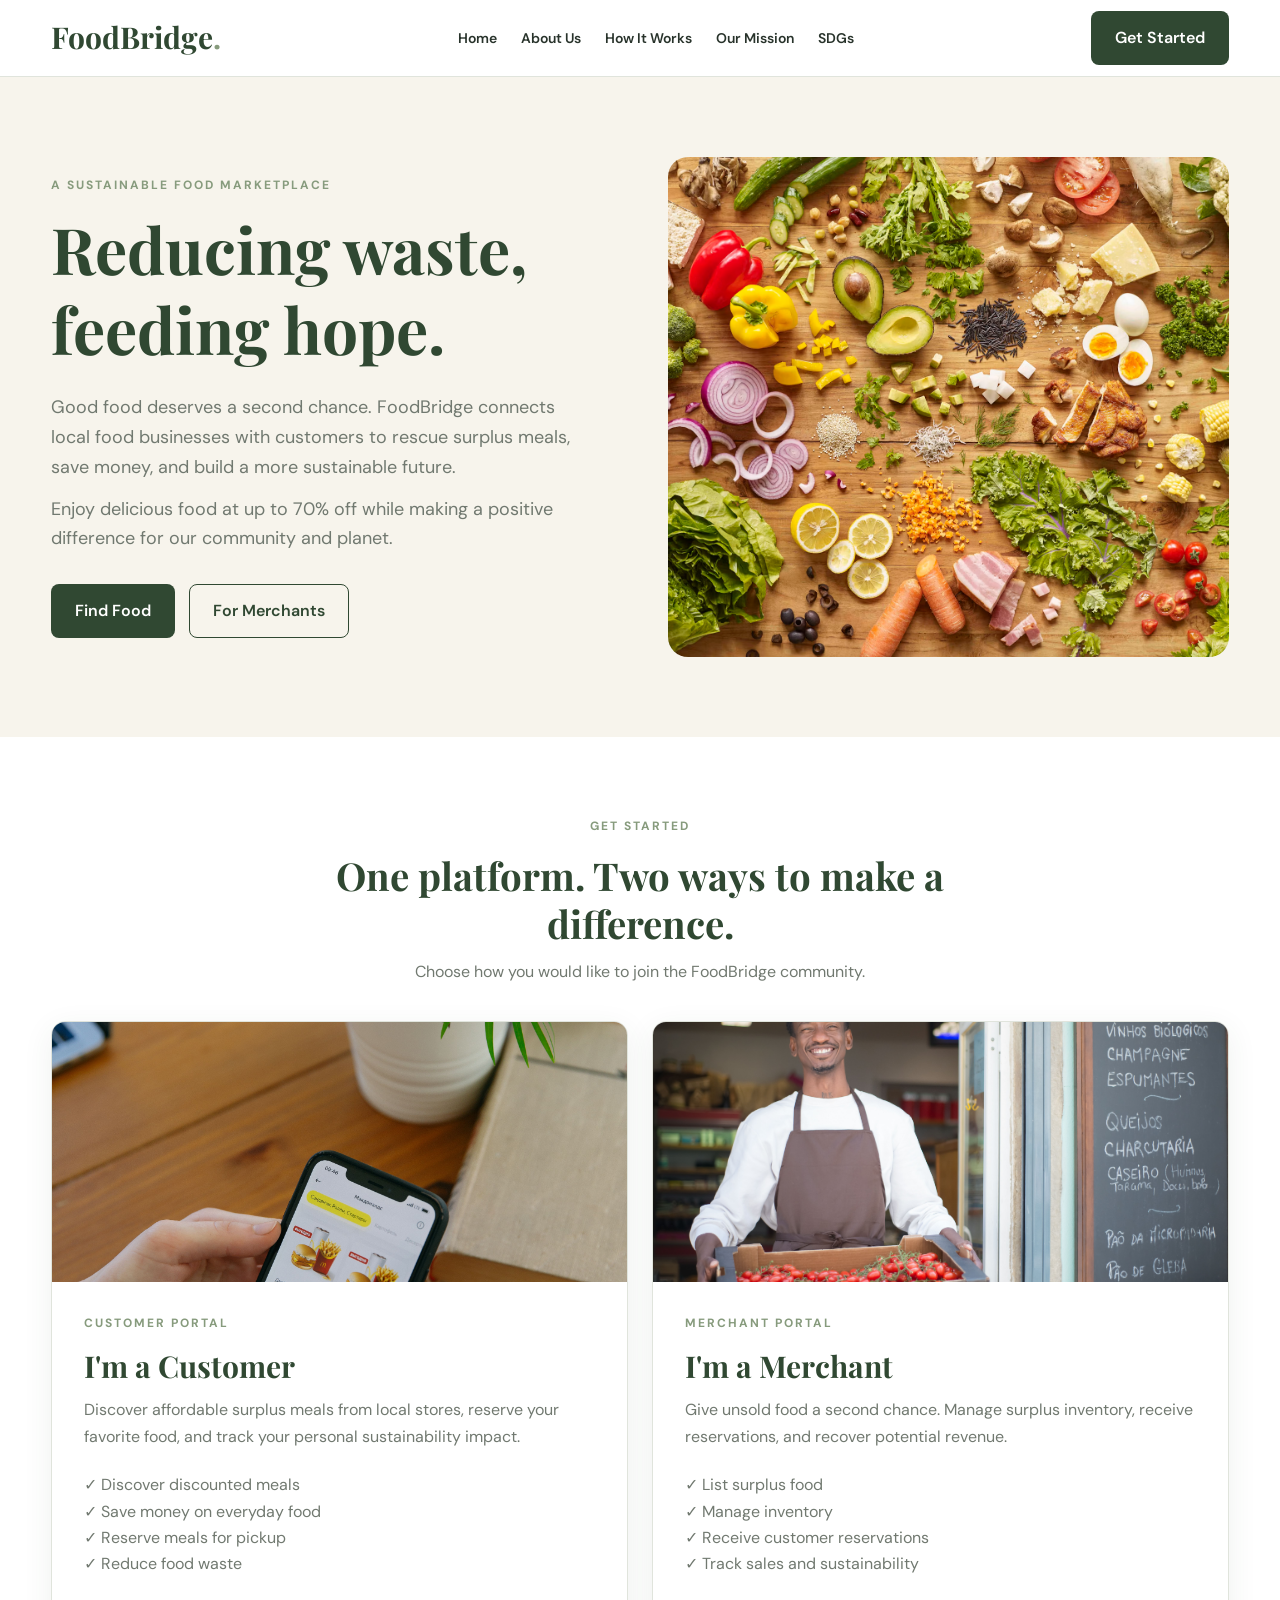
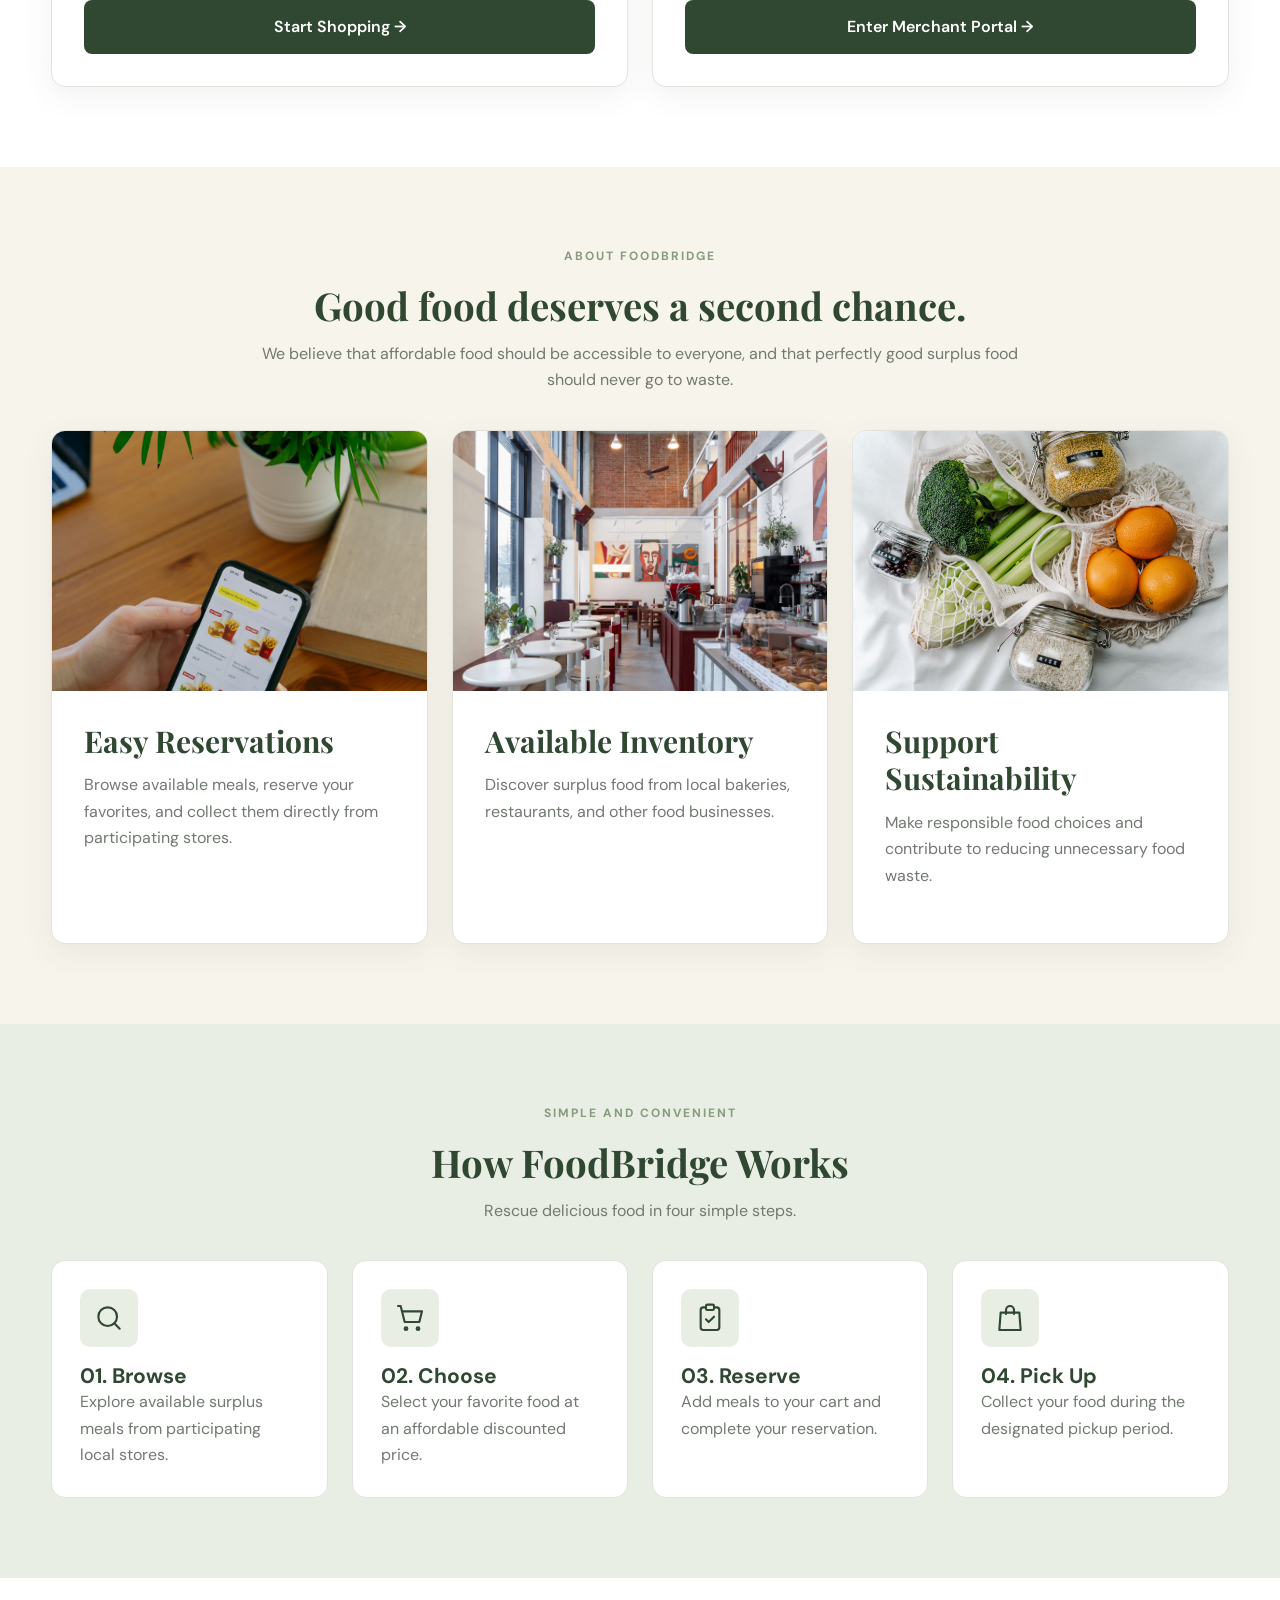
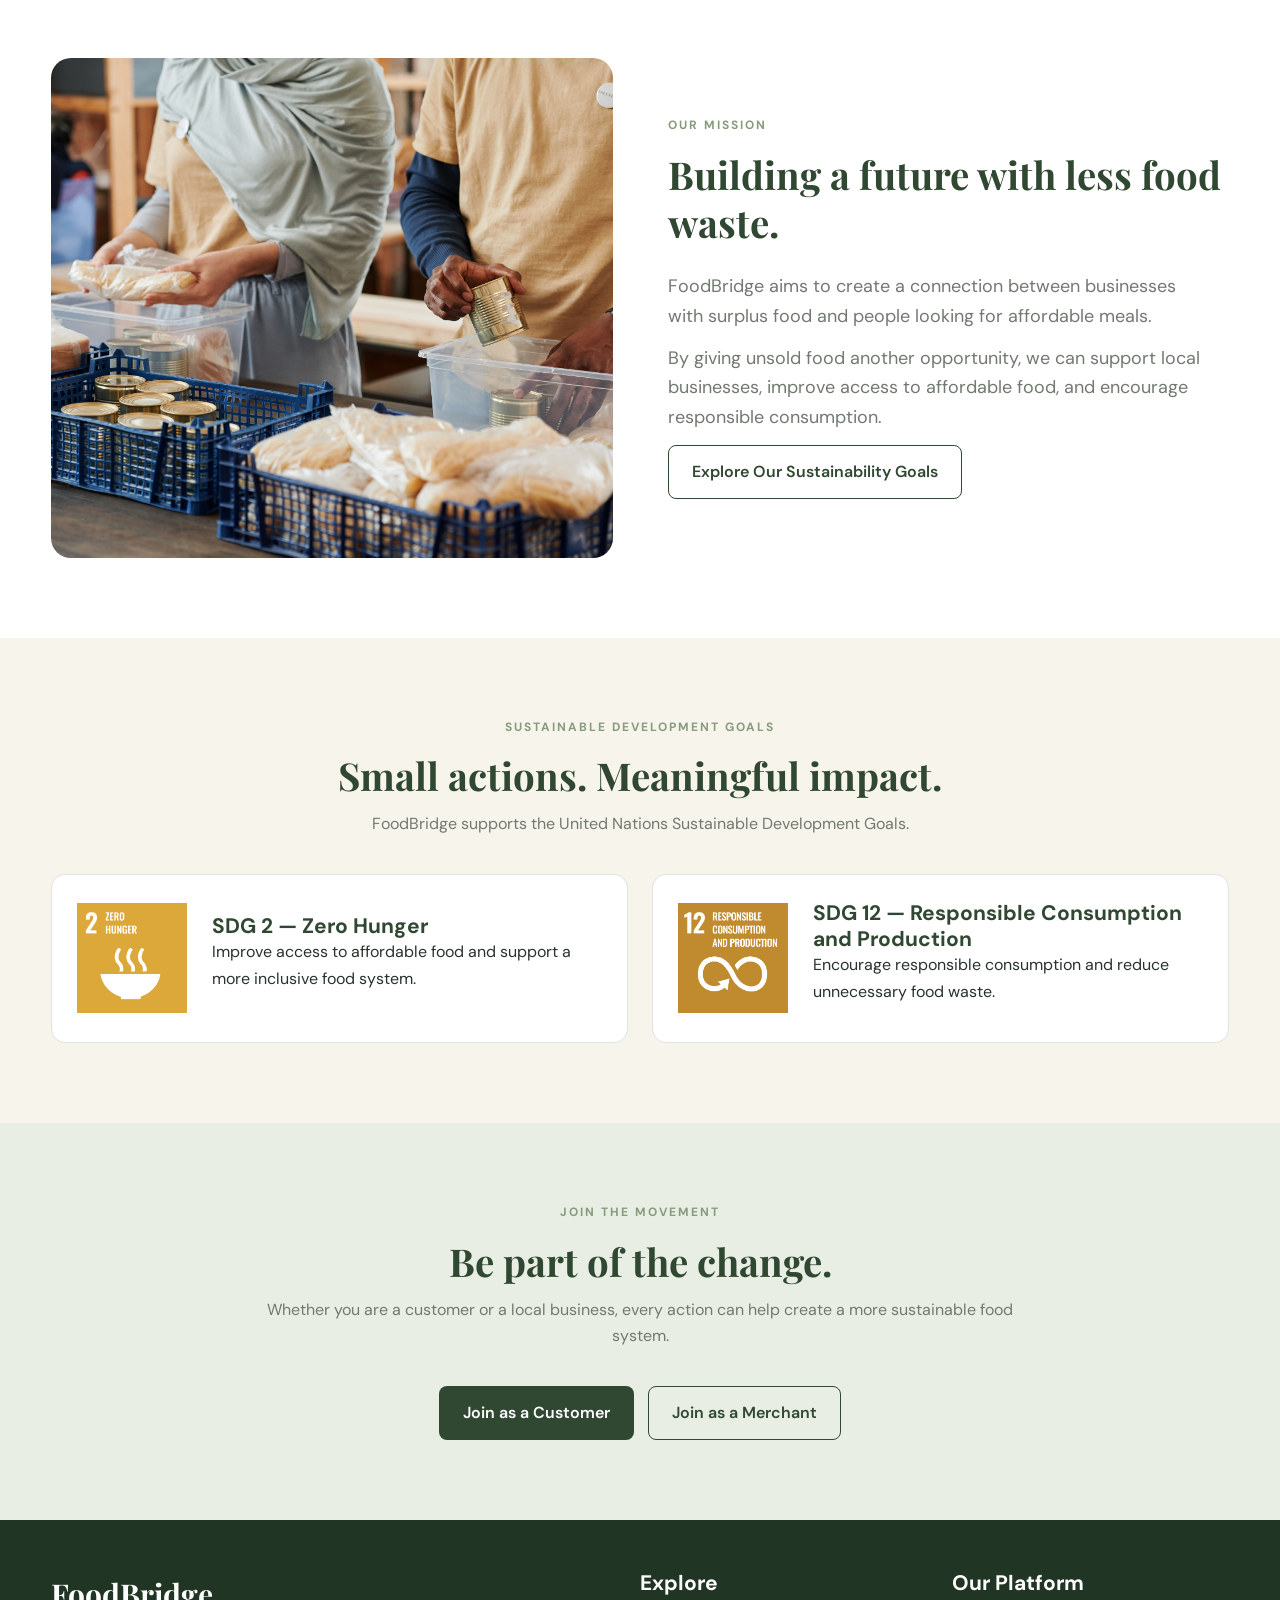
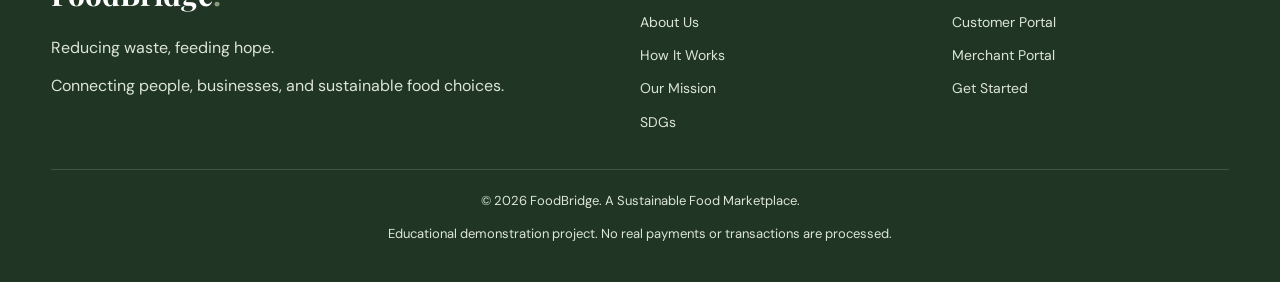
<file: index.html>
<!DOCTYPE html>
<html lang="en">
<head>
    <meta charset="UTF-8">
    <meta name="viewport" content="width=device-width, initial-scale=1.0">

    <meta name="description"
          content="FoodBridge connects customers and local businesses to rescue surplus food, save money, and reduce food waste.">

    <title>FoodBridge | Reducing Waste, Feeding Hope</title>

    <link rel="stylesheet" href="style-v2.css">
</head>

<body>

    <!-- Navigation -->

    <header class="site-header">
        <div class="container navbar">

            <a href="index.html" class="logo">
                FoodBridge<span>.</span>
            </a>

            <nav aria-label="Main navigation">
                <ul class="nav-links">
                    <li><a href="#home">Home</a></li>
                    <li><a href="#about">About Us</a></li>
                    <li><a href="#how-it-works">How It Works</a></li>
                    <li><a href="#mission">Our Mission</a></li>
                    <li><a href="#sdgs">SDGs</a></li>
                </ul>
            </nav>

            <a href="#get-started" class="btn btn-primary">
                Get Started
            </a>

        </div>
    </header>


    <!-- Hero Section -->

    <main>

        <section class="hero" id="home">
            <div class="container hero-grid">

                <div class="hero-content">

                    <div class="eyebrow">
                        A Sustainable Food Marketplace
                    </div>

                    <h1>
                        Reducing waste,<br>
                        feeding hope.
                    </h1>

                    <p>
                        Good food deserves a second chance.
                        FoodBridge connects local food businesses
                        with customers to rescue surplus meals,
                        save money, and build a more sustainable future.
                    </p>

                    <p>
                        Enjoy delicious food at up to 70% off
                        while making a positive difference
                        for our community and planet.
                    </p>

                    <div class="hero-actions">

                        <a href="customer/index.html"
                           class="btn btn-primary">
                            Find Food
                        </a>

                        <a href="merchant/index.html"
                           class="btn btn-outline">
                            For Merchants
                        </a>

                    </div>

                </div>

                <div>
                    <img src="hero.jpg"
                         class="hero-image"
                         alt="Fresh and delicious food">
                </div>

            </div>
        </section>


        <!-- Choose Your Role -->

        <section class="section section-white" id="get-started">

            <div class="container">

                <div class="section-heading center">

                    <div class="eyebrow">
                        Get Started
                    </div>

                    <h2>
                        One platform. Two ways to make a difference.
                    </h2>

                    <p>
                        Choose how you would like to join
                        the FoodBridge community.
                    </p>

                </div>

                <div class="grid-2">

                    <!-- Customer -->

                    <article class="role-card">

                        <img src="reservation.jpg"
                             alt="Customers discovering affordable food">

                        <div class="role-content">

                            <div class="eyebrow">
                                Customer Portal
                            </div>

                            <h3>I'm a Customer</h3>

                            <p>
                                Discover affordable surplus meals
                                from local stores, reserve your
                                favorite food, and track your
                                personal sustainability impact.
                            </p>

                            <p>
                                ✓ Discover discounted meals<br>
                                ✓ Save money on everyday food<br>
                                ✓ Reserve meals for pickup<br>
                                ✓ Reduce food waste
                            </p>

                            <a href="customer/index.html"
                               class="btn btn-primary btn-block">
                                Start Shopping →
                            </a>

                        </div>

                    </article>


                    <!-- Merchant -->

                    <article class="role-card">

                        <img src="partner.jpg"
                             alt="Local food business partner">

                        <div class="role-content">

                            <div class="eyebrow">
                                Merchant Portal
                            </div>

                            <h3>I'm a Merchant</h3>

                            <p>
                                Give unsold food a second chance.
                                Manage surplus inventory,
                                receive reservations, and
                                recover potential revenue.
                            </p>

                            <p>
                                ✓ List surplus food<br>
                                ✓ Manage inventory<br>
                                ✓ Receive customer reservations<br>
                                ✓ Track sales and sustainability
                            </p>

                            <a href="merchant/index.html"
                               class="btn btn-primary btn-block">
                                Enter Merchant Portal →
                            </a>

                        </div>

                    </article>

                </div>

            </div>

        </section>


        <!-- About FoodBridge -->

        <section class="section" id="about">

            <div class="container">

                <div class="section-heading center">

                    <div class="eyebrow">
                        About FoodBridge
                    </div>

                    <h2>
                        Good food deserves a second chance.
                    </h2>

                    <p>
                        We believe that affordable food
                        should be accessible to everyone,
                        and that perfectly good surplus food
                        should never go to waste.
                    </p>

                </div>

                <div class="grid-3">

                    <article class="role-card">

                        <img src="reservation.jpg"
                             alt="Food reservation service"
                             loading="lazy">

                        <div class="role-content">

                            <h3>Easy Reservations</h3>

                            <p>
                                Browse available meals,
                                reserve your favorites,
                                and collect them directly
                                from participating stores.
                            </p>

                        </div>

                    </article>

                    <article class="role-card">

                        <img src="bakery.jpg"
                             alt="Available bakery products"
                             loading="lazy">

                        <div class="role-content">

                            <h3>Available Inventory</h3>

                            <p>
                                Discover surplus food from
                                local bakeries, restaurants,
                                and other food businesses.
                            </p>

                        </div>

                    </article>

                    <article class="role-card">

                        <img src="sustainability.jpg"
                             alt="Sustainable food choices"
                             loading="lazy">

                        <div class="role-content">

                            <h3>Support Sustainability</h3>

                            <p>
                                Make responsible food choices
                                and contribute to reducing
                                unnecessary food waste.
                            </p>

                        </div>

                    </article>

                </div>

            </div>

        </section>


        <!-- How It Works -->

        <section class="section section-green"
                 id="how-it-works">

            <div class="container">

                <div class="section-heading center">

                    <div class="eyebrow">
                        Simple and Convenient
                    </div>

                    <h2>How FoodBridge Works</h2>

                    <p>
                        Rescue delicious food in four simple steps.
                    </p>

                </div>

                <div class="grid-4">

                    <article class="feature-card">

                        <div class="feature-icon" aria-hidden="true"><svg viewBox="0 0 24 24" width="32" height="32" fill="none" stroke="#304832" stroke-width="1.6" stroke-linecap="round" stroke-linejoin="round"><circle cx="11" cy="11" r="7"/><path d="m20 20-4-4"/></svg></div>

                        <h3>01. Browse</h3>

                        <p>
                            Explore available surplus meals
                            from participating local stores.
                        </p>

                    </article>

                    <article class="feature-card">

                        <div class="feature-icon" aria-hidden="true"><svg viewBox="0 0 24 24" width="32" height="32" fill="none" stroke="#304832" stroke-width="1.6" stroke-linecap="round" stroke-linejoin="round"><path d="M3 3h2l3 12h11l2-8H6"/><circle cx="9" cy="20" r="1"/><circle cx="18" cy="20" r="1"/></svg></div>

                        <h3>02. Choose</h3>

                        <p>
                            Select your favorite food
                            at an affordable discounted price.
                        </p>

                    </article>

                    <article class="feature-card">

                        <div class="feature-icon" aria-hidden="true"><svg viewBox="0 0 24 24" width="32" height="32" fill="none" stroke="#304832" stroke-width="1.6" stroke-linecap="round" stroke-linejoin="round"><rect x="5" y="4" width="14" height="17" rx="2"/><rect x="9" y="2" width="6" height="4" rx="1" fill="#e8eee4"/><path d="m9 13 2 2 4-4"/></svg></div>

                        <h3>03. Reserve</h3>

                        <p>
                            Add meals to your cart
                            and complete your reservation.
                        </p>

                    </article>

                    <article class="feature-card">

                        <div class="feature-icon" aria-hidden="true"><svg viewBox="0 0 24 24" width="32" height="32" fill="none" stroke="#304832" stroke-width="1.6" stroke-linecap="round" stroke-linejoin="round"><path d="M5 8h14l1 13H4L5 8Z"/><path d="M9 9V6a3 3 0 0 1 6 0v3"/></svg></div>

                        <h3>04. Pick Up</h3>

                        <p>
                            Collect your food during
                            the designated pickup period.
                        </p>

                    </article>

                </div>

            </div>

        </section>


        <!-- Mission -->

        <section class="section section-white" id="mission">

            <div class="container hero-grid">

                <div>

                    <img src="mission.jpg"
                         class="hero-image"
                         alt="Community food sustainability"
                         loading="lazy">

                </div>

                <div class="hero-content">

                    <div class="eyebrow">
                        Our Mission
                    </div>

                    <h2>
                        Building a future with less food waste.
                    </h2>

                    <br>

                    <p>
                        FoodBridge aims to create a connection
                        between businesses with surplus food
                        and people looking for affordable meals.
                    </p>

                    <p>
                        By giving unsold food another opportunity,
                        we can support local businesses,
                        improve access to affordable food,
                        and encourage responsible consumption.
                    </p>

                    <a href="#sdgs" class="btn btn-outline">
                        Explore Our Sustainability Goals
                    </a>

                </div>

            </div>

        </section>


        <!-- SDGs -->

        <section class="section" id="sdgs">

            <div class="container">

                <div class="section-heading center">

                    <div class="eyebrow">
                        Sustainable Development Goals
                    </div>

                    <h2>
                        Small actions. Meaningful impact.
                    </h2>

                    <p>
                        FoodBridge supports the United Nations
                        Sustainable Development Goals.
                    </p>

                </div>

                <div class="grid-2">

                    <article class="sdg-card">

                        <img src="sdg2.png"
                             alt="SDG 2 Zero Hunger"
                             loading="lazy">

                        <div>

                            <h3>SDG 2 — Zero Hunger</h3>

                            <p>
                                Improve access to affordable food
                                and support a more inclusive
                                food system.
                            </p>

                        </div>

                    </article>

                    <article class="sdg-card">

                        <img src="sdg12.png"
                             alt="SDG 12 Responsible Consumption and Production"
                             loading="lazy">

                        <div>

                            <h3>
                                SDG 12 — Responsible Consumption
                                and Production
                            </h3>

                            <p>
                                Encourage responsible consumption
                                and reduce unnecessary food waste.
                            </p>

                        </div>

                    </article>

                </div>

            </div>

        </section>


        <!-- Call to Action -->

        <section class="section section-green">

            <div class="container center">

                <div class="section-heading center">

                    <div class="eyebrow">
                        Join the Movement
                    </div>

                    <h2>
                        Be part of the change.
                    </h2>

                    <p>
                        Whether you are a customer or a local
                        business, every action can help
                        create a more sustainable food system.
                    </p>

                </div>

                <div class="hero-actions"
                     style="justify-content: center;">

                    <a href="customer/index.html"
                       class="btn btn-primary">
                        Join as a Customer
                    </a>

                    <a href="merchant/index.html"
                       class="btn btn-outline">
                        Join as a Merchant
                    </a>

                </div>

            </div>

        </section>

    </main>


    <!-- Footer -->

    <footer class="site-footer">

        <div class="container">

            <div class="footer-grid">

                <div>

                    <a href="index.html" class="logo">
                        FoodBridge<span>.</span>
                    </a>

                    <p style="margin-top: 15px;">
                        Reducing waste, feeding hope.
                    </p>

                    <p>
                        Connecting people, businesses,
                        and sustainable food choices.
                    </p>

                </div>

                <div>

                    <h3>Explore</h3>

                    <div class="footer-links">

                        <a href="#about">About Us</a>

                        <a href="#how-it-works">
                            How It Works
                        </a>

                        <a href="#mission">Our Mission</a>

                        <a href="#sdgs">SDGs</a>

                    </div>

                </div>

                <div>

                    <h3>Our Platform</h3>

                    <div class="footer-links">

                        <a href="customer/index.html">
                            Customer Portal
                        </a>

                        <a href="merchant/index.html">
                            Merchant Portal
                        </a>

                        <a href="#get-started">
                            Get Started
                        </a>

                    </div>

                </div>

            </div>

            <div class="footer-bottom">

                <p>
                    © 2026 FoodBridge.
                    A Sustainable Food Marketplace.
                </p>

                <p>
                    Educational demonstration project.
                    No real payments or transactions are processed.
                </p>

            </div>

        </div>

    </footer>

</body>
</html>
</file>
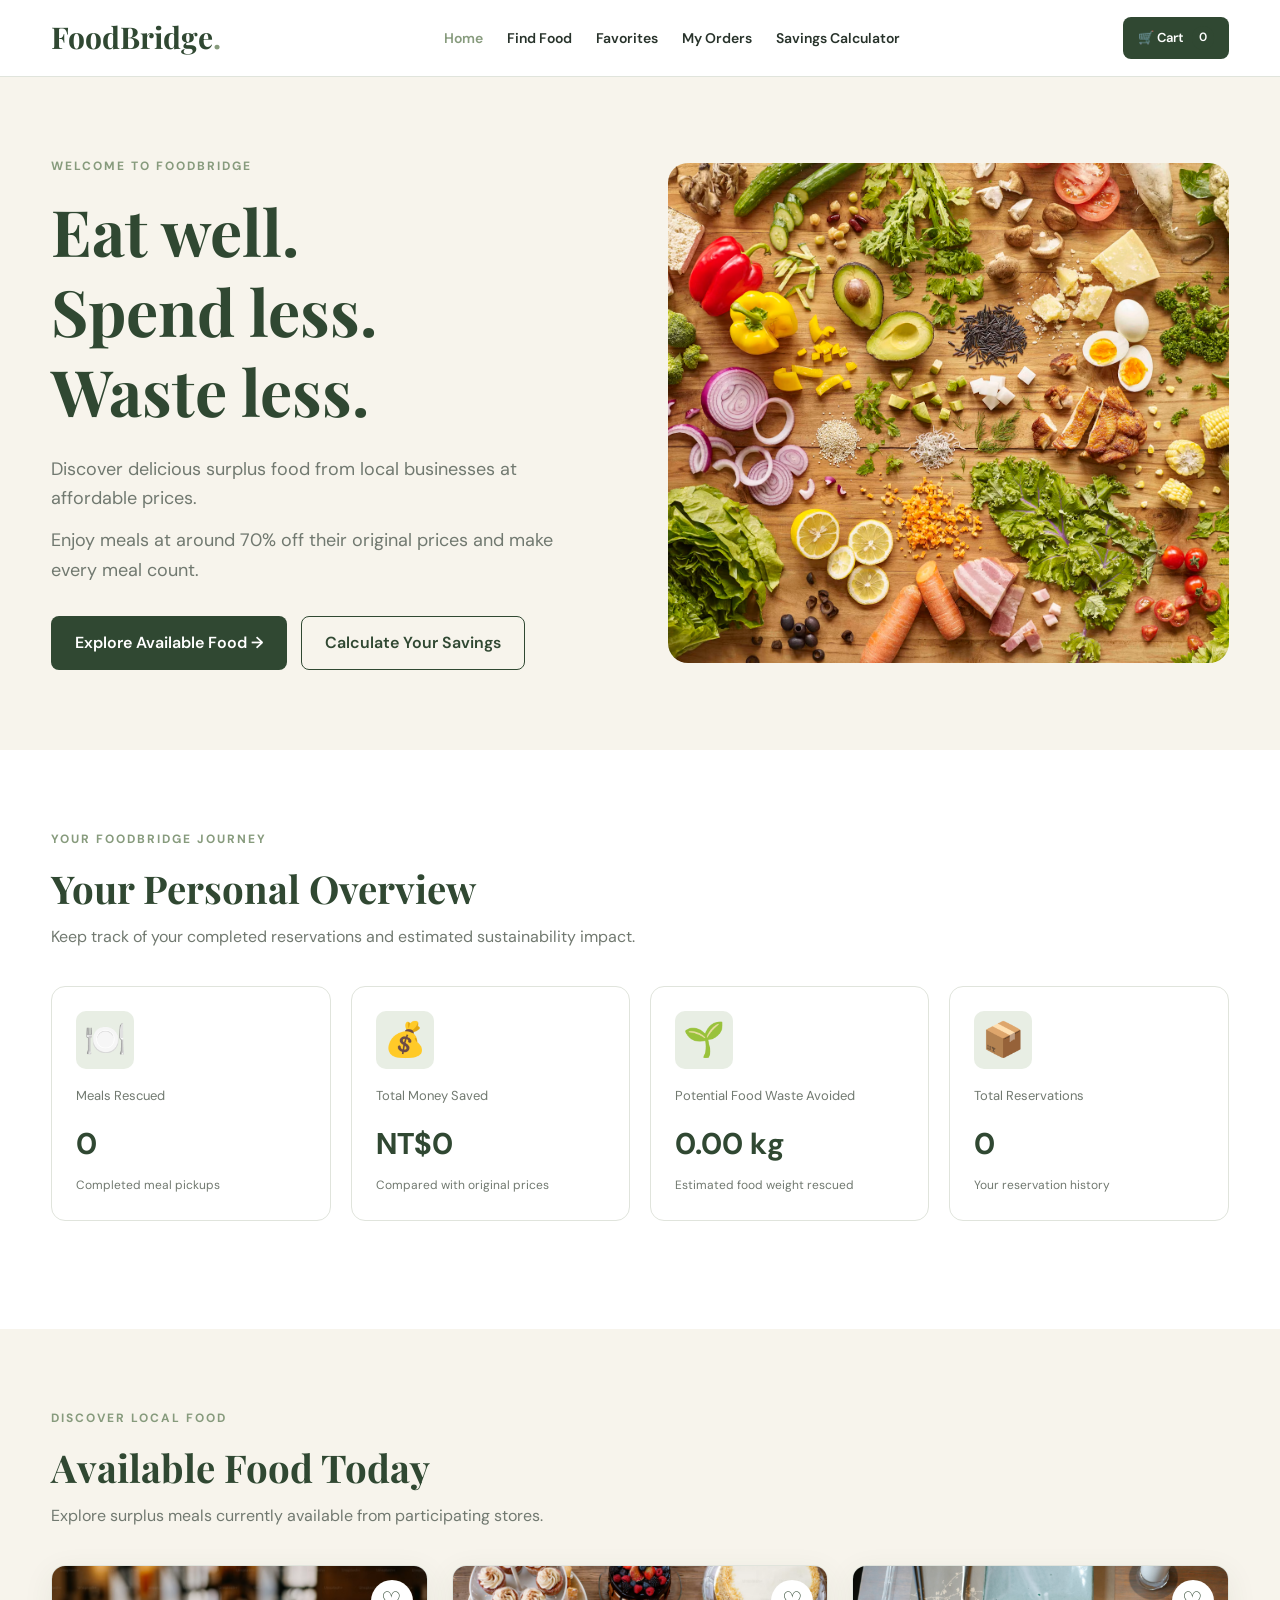
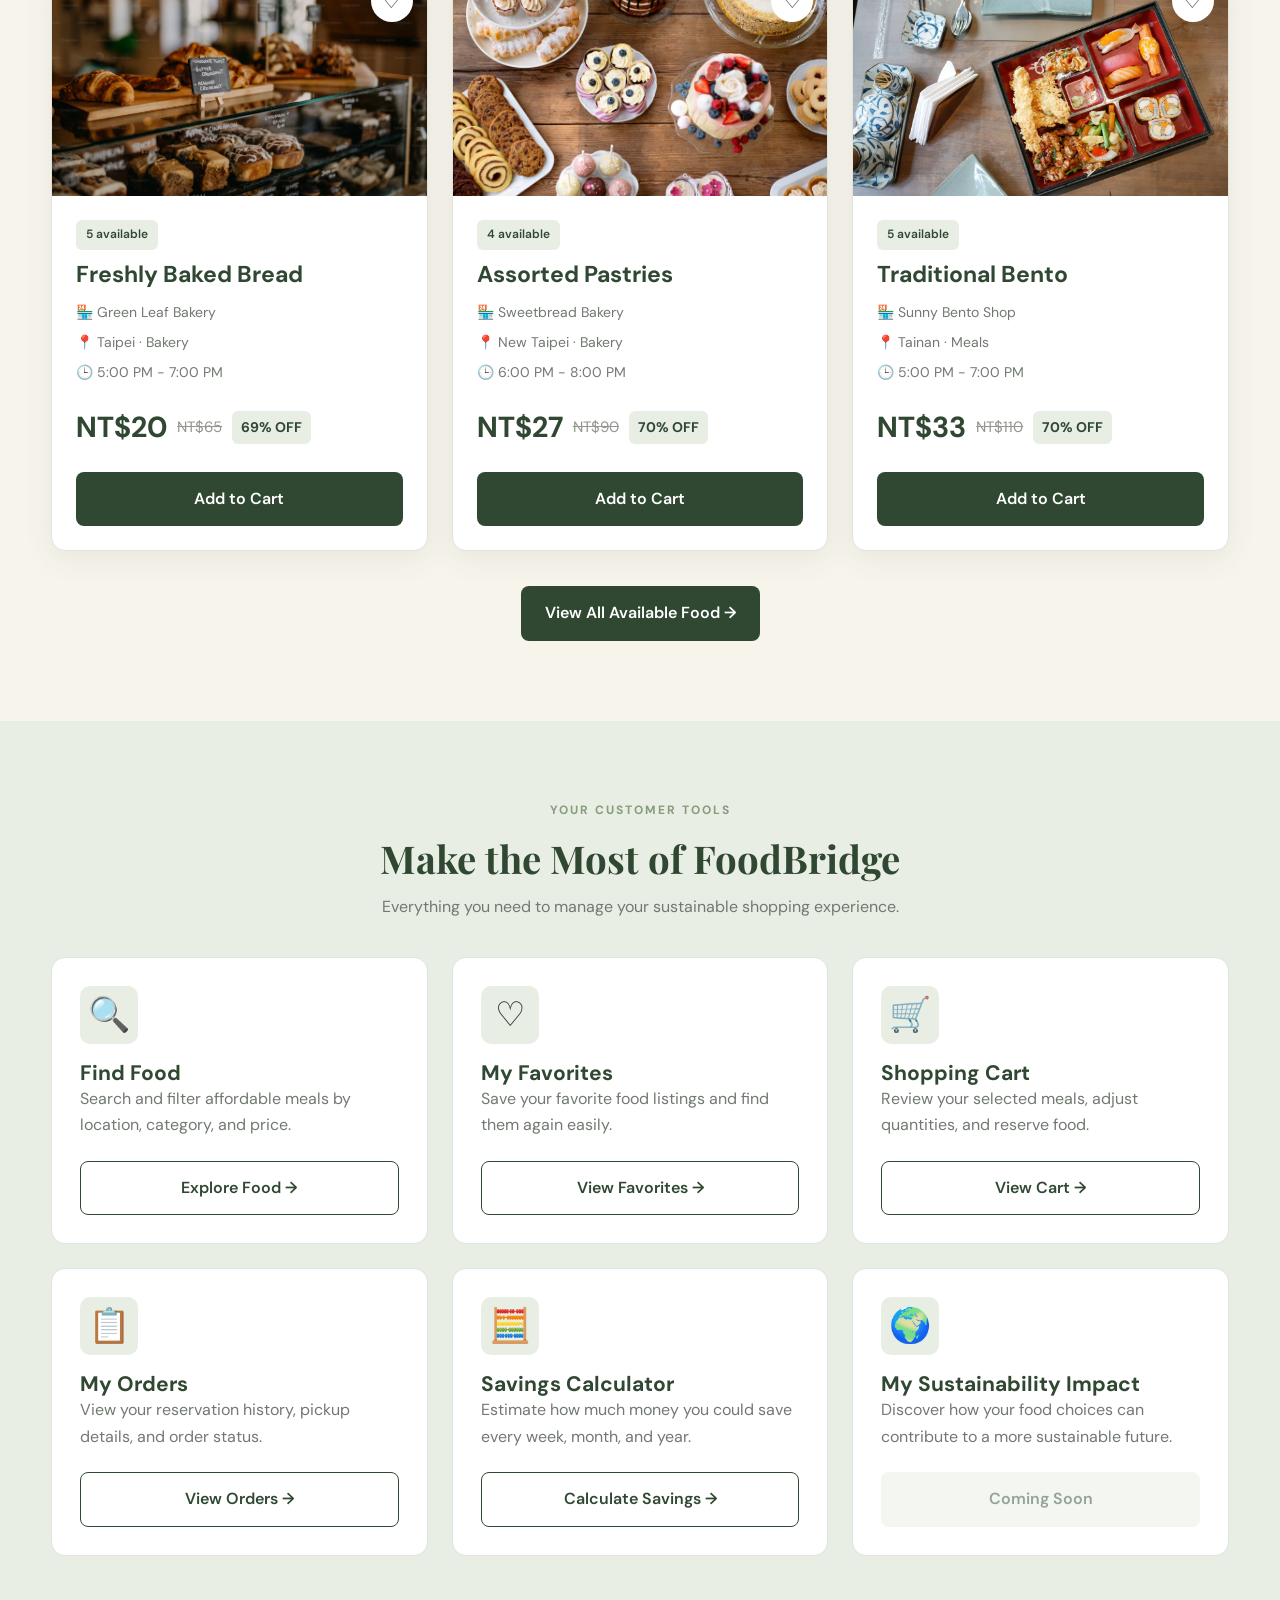
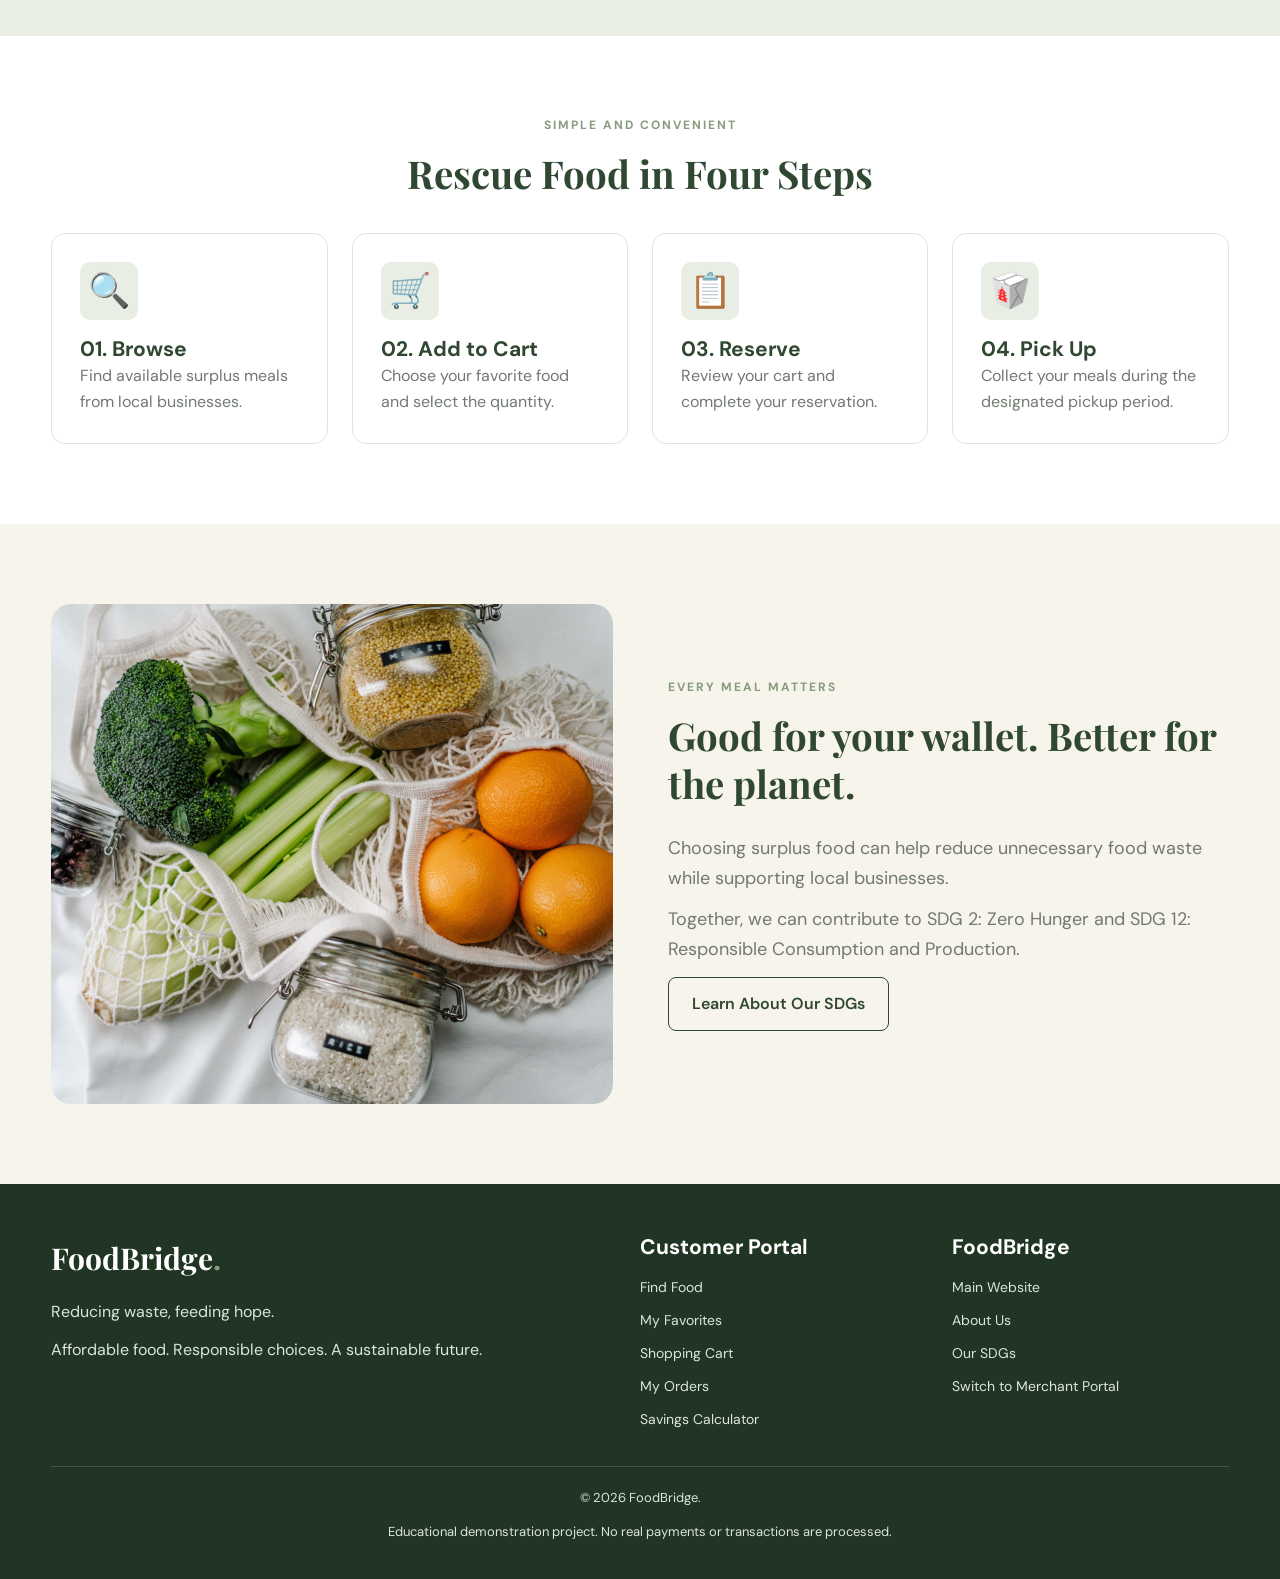
<file: customer/index.html>
<!DOCTYPE html>
<html lang="en">
<head>
    <meta charset="UTF-8">

    <meta name="viewport"
          content="width=device-width, initial-scale=1.0">

    <title>Customer Portal | FoodBridge</title>

    <link rel="stylesheet" href="../style-v2.css">

</head>

<body>

    <!-- Customer Navigation -->

    <header class="site-header">

        <div class="container navbar">

            <a href="../index.html" class="logo">
                FoodBridge<span>.</span>
            </a>

            <nav aria-label="Customer navigation">

                <ul class="nav-links">

                    <li>
                        <a href="index.html" class="active">
                            Home
                        </a>
                    </li>

                    <li>
                        <a href="food.html">
                            Find Food
                        </a>
                    </li>

                    <li>
                        <a href="favorites.html">
                            Favorites
                        </a>
                    </li>

                    <li>
                        <a href="orders.html">
                            My Orders
                        </a>
                    </li>

                    <li>
                        <a href="calculator.html">
                            Savings Calculator
                        </a>
                    </li>

                </ul>

            </nav>

            <div class="nav-actions">

                <a href="cart.html"
                   class="btn btn-primary btn-small">

                    🛒 Cart

                    <span class="cart-count"
                          id="cartCount">0</span>

                </a>

            </div>

        </div>

    </header>


    <main>

        <!-- Customer Hero -->

        <section class="hero">

            <div class="container hero-grid">

                <div class="hero-content">

                    <div class="eyebrow">
                        Welcome to FoodBridge
                    </div>

                    <h1>
                        Eat well.<br>
                        Spend less.<br>
                        Waste less.
                    </h1>

                    <p>
                        Discover delicious surplus food
                        from local businesses at affordable prices.
                    </p>

                    <p>
                        Enjoy meals at around 70% off
                        their original prices and make
                        every meal count.
                    </p>

                    <div class="hero-actions">

                        <a href="food.html"
                           class="btn btn-primary">

                            Explore Available Food →

                        </a>

                        <a href="calculator.html"
                           class="btn btn-outline">

                            Calculate Your Savings

                        </a>

                    </div>

                </div>

                <div>

                    <img src="../hero.jpg"
                         class="hero-image"
                         alt="Fresh and affordable food">

                </div>

            </div>

        </section>


        <!-- Customer Overview -->

        <section class="section section-white">

            <div class="container">

                <div class="section-heading">

                    <div class="eyebrow">
                        Your FoodBridge Journey
                    </div>

                    <h2>Your Personal Overview</h2>

                    <p>
                        Keep track of your completed reservations
                        and estimated sustainability impact.
                    </p>

                </div>

                <div class="stats-grid">

                    <article class="stat-card">

                        <div class="feature-icon">🍽️</div>

                        <div class="stat-label">
                            Meals Rescued
                        </div>

                        <div class="stat-value"
                             id="mealsRescued">0</div>

                        <div class="stat-note">
                            Completed meal pickups
                        </div>

                    </article>

                    <article class="stat-card">

                        <div class="feature-icon">💰</div>

                        <div class="stat-label">
                            Total Money Saved
                        </div>

                        <div class="stat-value"
                             id="moneySaved">NT$0</div>

                        <div class="stat-note">
                            Compared with original prices
                        </div>

                    </article>

                    <article class="stat-card">

                        <div class="feature-icon">🌱</div>

                        <div class="stat-label">
                            Potential Food Waste Avoided
                        </div>

                        <div class="stat-value"
                             id="wasteAvoided">0 kg</div>

                        <div class="stat-note">
                            Estimated food weight rescued
                        </div>

                    </article>

                    <article class="stat-card">

                        <div class="feature-icon">📦</div>

                        <div class="stat-label">
                            Total Reservations
                        </div>

                        <div class="stat-value"
                             id="totalOrders">0</div>

                        <div class="stat-note">
                            Your reservation history
                        </div>

                    </article>

                </div>

            </div>

        </section>


        <!-- Featured Food -->

        <section class="section">

            <div class="container">

                <div class="section-heading">

                    <div class="eyebrow">
                        Discover Local Food
                    </div>

                    <h2>Available Food Today</h2>

                    <p>
                        Explore surplus meals currently
                        available from participating stores.
                    </p>

                </div>

                <div id="featuredFoods"
                     class="food-grid">

                    <!-- Generated by JavaScript -->

                </div>

                <div class="center"
                     style="margin-top: 35px;">

                    <a href="food.html"
                       class="btn btn-primary">

                        View All Available Food →

                    </a>

                </div>

            </div>

        </section>


        <!-- Quick Access -->

        <section class="section section-green">

            <div class="container">

                <div class="section-heading center">

                    <div class="eyebrow">
                        Your Customer Tools
                    </div>

                    <h2>Make the Most of FoodBridge</h2>

                    <p>
                        Everything you need to manage
                        your sustainable shopping experience.
                    </p>

                </div>

                <div class="grid-3">

                    <!-- Find Food -->

                    <article class="feature-card">

                        <div class="feature-icon">🔍</div>

                        <h3>Find Food</h3>

                        <p>
                            Search and filter affordable meals
                            by location, category, and price.
                        </p>

                        <a href="food.html"
                           class="btn btn-outline btn-block"
                           style="margin-top: 22px;">

                            Explore Food →

                        </a>

                    </article>


                    <!-- Favorites -->

                    <article class="feature-card">

                        <div class="feature-icon">♡</div>

                        <h3>My Favorites</h3>

                        <p>
                            Save your favorite food listings
                            and find them again easily.
                        </p>

                        <a href="favorites.html"
                           class="btn btn-outline btn-block"
                           style="margin-top: 22px;">

                            View Favorites →

                        </a>

                    </article>


                    <!-- Cart -->

                    <article class="feature-card">

                        <div class="feature-icon">🛒</div>

                        <h3>Shopping Cart</h3>

                        <p>
                            Review your selected meals,
                            adjust quantities, and reserve food.
                        </p>

                        <a href="cart.html"
                           class="btn btn-outline btn-block"
                           style="margin-top: 22px;">

                            View Cart →

                        </a>

                    </article>


                    <!-- Orders -->

                    <article class="feature-card">

                        <div class="feature-icon">📋</div>

                        <h3>My Orders</h3>

                        <p>
                            View your reservation history,
                            pickup details, and order status.
                        </p>

                        <a href="orders.html"
                           class="btn btn-outline btn-block"
                           style="margin-top: 22px;">

                            View Orders →

                        </a>

                    </article>


                    <!-- Savings Calculator -->

                    <article class="feature-card">

                        <div class="feature-icon">🧮</div>

                        <h3>Savings Calculator</h3>

                        <p>
                            Estimate how much money
                            you could save every week,
                            month, and year.
                        </p>

                        <a href="calculator.html"
                           class="btn btn-outline btn-block"
                           style="margin-top: 22px;">

                            Calculate Savings →

                        </a>

                    </article>


                    <!-- Sustainability -->

                    <article class="feature-card">

                        <div class="feature-icon">🌍</div>

                        <h3>My Sustainability Impact</h3>

                        <p>
                            Discover how your food choices
                            can contribute to a more
                            sustainable future.
                        </p>

                        <button class="btn btn-light btn-block"
                                style="margin-top: 22px;"
                                disabled>

                            Coming Soon

                        </button>

                    </article>

                </div>

            </div>

        </section>


        <!-- How It Works -->

        <section class="section section-white">

            <div class="container">

                <div class="section-heading center">

                    <div class="eyebrow">
                        Simple and Convenient
                    </div>

                    <h2>Rescue Food in Four Steps</h2>

                </div>

                <div class="grid-4">

                    <article class="feature-card">

                        <div class="feature-icon">🔍</div>

                        <h3>01. Browse</h3>

                        <p>
                            Find available surplus meals
                            from local businesses.
                        </p>

                    </article>

                    <article class="feature-card">

                        <div class="feature-icon">🛒</div>

                        <h3>02. Add to Cart</h3>

                        <p>
                            Choose your favorite food
                            and select the quantity.
                        </p>

                    </article>

                    <article class="feature-card">

                        <div class="feature-icon">📋</div>

                        <h3>03. Reserve</h3>

                        <p>
                            Review your cart and
                            complete your reservation.
                        </p>

                    </article>

                    <article class="feature-card">

                        <div class="feature-icon">🥡</div>

                        <h3>04. Pick Up</h3>

                        <p>
                            Collect your meals during
                            the designated pickup period.
                        </p>

                    </article>

                </div>

            </div>

        </section>


        <!-- Sustainability Message -->

        <section class="section">

            <div class="container hero-grid">

                <img src="../sustainability.jpg"
                     class="hero-image"
                     alt="Sustainable food consumption"
                     loading="lazy">

                <div class="hero-content">

                    <div class="eyebrow">
                        Every Meal Matters
                    </div>

                    <h2>
                        Good for your wallet.
                        Better for the planet.
                    </h2>

                    <br>

                    <p>
                        Choosing surplus food can help
                        reduce unnecessary food waste
                        while supporting local businesses.
                    </p>

                    <p>
                        Together, we can contribute to
                        SDG 2: Zero Hunger and SDG 12:
                        Responsible Consumption and Production.
                    </p>

                    <a href="../index.html#sdgs"
                       class="btn btn-outline">

                        Learn About Our SDGs

                    </a>

                </div>

            </div>

        </section>

    </main>


    <!-- Footer -->

    <footer class="site-footer">

        <div class="container">

            <div class="footer-grid">

                <div>

                    <a href="../index.html"
                       class="logo">

                        FoodBridge<span>.</span>

                    </a>

                    <p style="margin-top: 15px;">
                        Reducing waste, feeding hope.
                    </p>

                    <p>
                        Affordable food.
                        Responsible choices.
                        A sustainable future.
                    </p>

                </div>

                <div>

                    <h3>Customer Portal</h3>

                    <div class="footer-links">

                        <a href="food.html">
                            Find Food
                        </a>

                        <a href="favorites.html">
                            My Favorites
                        </a>

                        <a href="cart.html">
                            Shopping Cart
                        </a>

                        <a href="orders.html">
                            My Orders
                        </a>

                        <a href="calculator.html">
                            Savings Calculator
                        </a>

                    </div>

                </div>

                <div>

                    <h3>FoodBridge</h3>

                    <div class="footer-links">

                        <a href="../index.html">
                            Main Website
                        </a>

                        <a href="../index.html#about">
                            About Us
                        </a>

                        <a href="../index.html#sdgs">
                            Our SDGs
                        </a>

                        <a href="../merchant/index.html">
                            Switch to Merchant Portal
                        </a>

                    </div>

                </div>

            </div>

            <div class="footer-bottom">

                <p>© 2026 FoodBridge.</p>

                <p>
                    Educational demonstration project.
                    No real payments or transactions
                    are processed.
                </p>

            </div>

        </div>

    </footer>


    <!-- Shared Database -->

    <script src="../database.js"></script>


    <!-- Customer Homepage Functions -->

    <script>

        const db = window.FoodBridgeDB;

        function escapeHTML(value) {

            return String(value ?? "").replace(
                /[&<>"']/g,
                character => ({
                    "&": "&amp;",
                    "<": "&lt;",
                    ">": "&gt;",
                    '"': "&quot;",
                    "'": "&#39;"
                })[character]
            );

        }

        function formatMoney(value) {

            return "NT$" +
                Number(value).toLocaleString("en-US");

        }

        function getImagePath(image) {

            const value = String(image || "bakery.jpg");

            if (/^https?:\/\//i.test(value)) {
                return value;
            }

            if (/^data:image\/(png|jpeg|webp|gif);base64,/i.test(value)) {
                return value;
            }

            return "../" + value.replace(/^\/+/, "");

        }


        // Update personal overview

        function updateOverview() {

            const impact = db.getCustomerImpact();

            document.getElementById(
                "mealsRescued"
            ).textContent = impact.meals;

            document.getElementById(
                "moneySaved"
            ).textContent = formatMoney(
                impact.savings
            );

            document.getElementById(
                "wasteAvoided"
            ).textContent =
                impact.waste.toFixed(2) + " kg";

            document.getElementById(
                "totalOrders"
            ).textContent = db.getOrders().length;

            document.getElementById(
                "cartCount"
            ).textContent = db.getCartTotals().quantity;

        }


        // Display featured food listings

        function displayFeaturedFoods() {

            const container =
                document.getElementById("featuredFoods");

            const foods =
                db.getAvailableFoods().slice(0, 3);

            if (foods.length === 0) {

                container.innerHTML = `
                    <div class="empty-state">
                        <div class="empty-icon">🍽️</div>
                        <h3>No Food Available</h3>
                        <p>
                            Please check again later
                            for new surplus meals.
                        </p>
                    </div>
                `;

                return;

            }

            container.innerHTML = foods.map(food => {

                const favorite =
                    db.isFavorite(food.id);

                const actualDiscount = Math.round(
                    (1 - food.price / food.originalPrice) * 100
                );

                return `

                    <article class="food-card">

                        <div class="food-image">

                            <img
                                src="${escapeHTML(getImagePath(food.image))}"
                                alt="${escapeHTML(food.name)}"
                                loading="lazy">

                            <button
                                type="button"
                                class="favorite-btn ${favorite ? "active" : ""}"
                                aria-label="${favorite ? "Remove from favorites" : "Add to favorites"}"
                                aria-pressed="${favorite}"
                                onclick="toggleFavorite(${Number(food.id)})">

                                ${favorite ? "♥" : "♡"}

                            </button>

                        </div>

                        <div class="food-content">

                            <span class="stock">
                                ${food.stock} available
                            </span>

                            <h3>
                                ${escapeHTML(food.name)}
                            </h3>

                            <p>
                                🏪 ${escapeHTML(food.store)}
                            </p>

                            <p>
                                📍 ${escapeHTML(food.region)}
                                · ${escapeHTML(food.category)}
                            </p>

                            <p>
                                🕒 ${escapeHTML(food.pickup)}
                            </p>

                            <div class="price-row">

                                <span class="price">
                                    ${formatMoney(food.price)}
                                </span>

                                <span class="original-price">
                                    ${formatMoney(food.originalPrice)}
                                </span>

                                <span class="discount-badge">
                                    ${actualDiscount}% OFF
                                </span>

                            </div>

                            <button
                                type="button"
                                class="btn btn-primary btn-block"
                                onclick="addToCart(${Number(food.id)})">

                                Add to Cart

                            </button>

                        </div>

                    </article>

                `;

            }).join("");

            container.querySelectorAll("img").forEach(img => {

                img.addEventListener("error", () => {

                    if (!img.dataset.fallback) {

                        img.dataset.fallback = "true";
                        img.src = "../bakery.jpg";

                    }

                });

            });

        }


        // Favorite functionality

        function toggleFavorite(id) {

            const favorite = db.toggleFavorite(id);

            displayFeaturedFoods();

            showToast(
                favorite
                    ? "Added to your favorites!"
                    : "Removed from your favorites."
            );

        }


        // Shopping cart functionality

        function addToCart(id) {

            const result = db.addToCart(id, 1);

            showToast(result.message);

            updateOverview();

        }


        // Toast notification

        let toastTimer;

        function showToast(message) {

            const existing =
                document.querySelector(".toast");

            if (existing) {
                existing.remove();
            }

            clearTimeout(toastTimer);

            const toast =
                document.createElement("div");

            toast.className = "toast";

            toast.setAttribute("role", "status");

            toast.textContent = message;

            document.body.appendChild(toast);

            toastTimer = setTimeout(() => {

                toast.remove();

            }, 3000);

        }


        // Refresh when shared data changes

        function refreshPage() {

            updateOverview();

            displayFeaturedFoods();

        }

        window.addEventListener("storage", refreshPage);

        window.addEventListener("pageshow", refreshPage);

        refreshPage();

    </script>

</body>
</html>
</file>
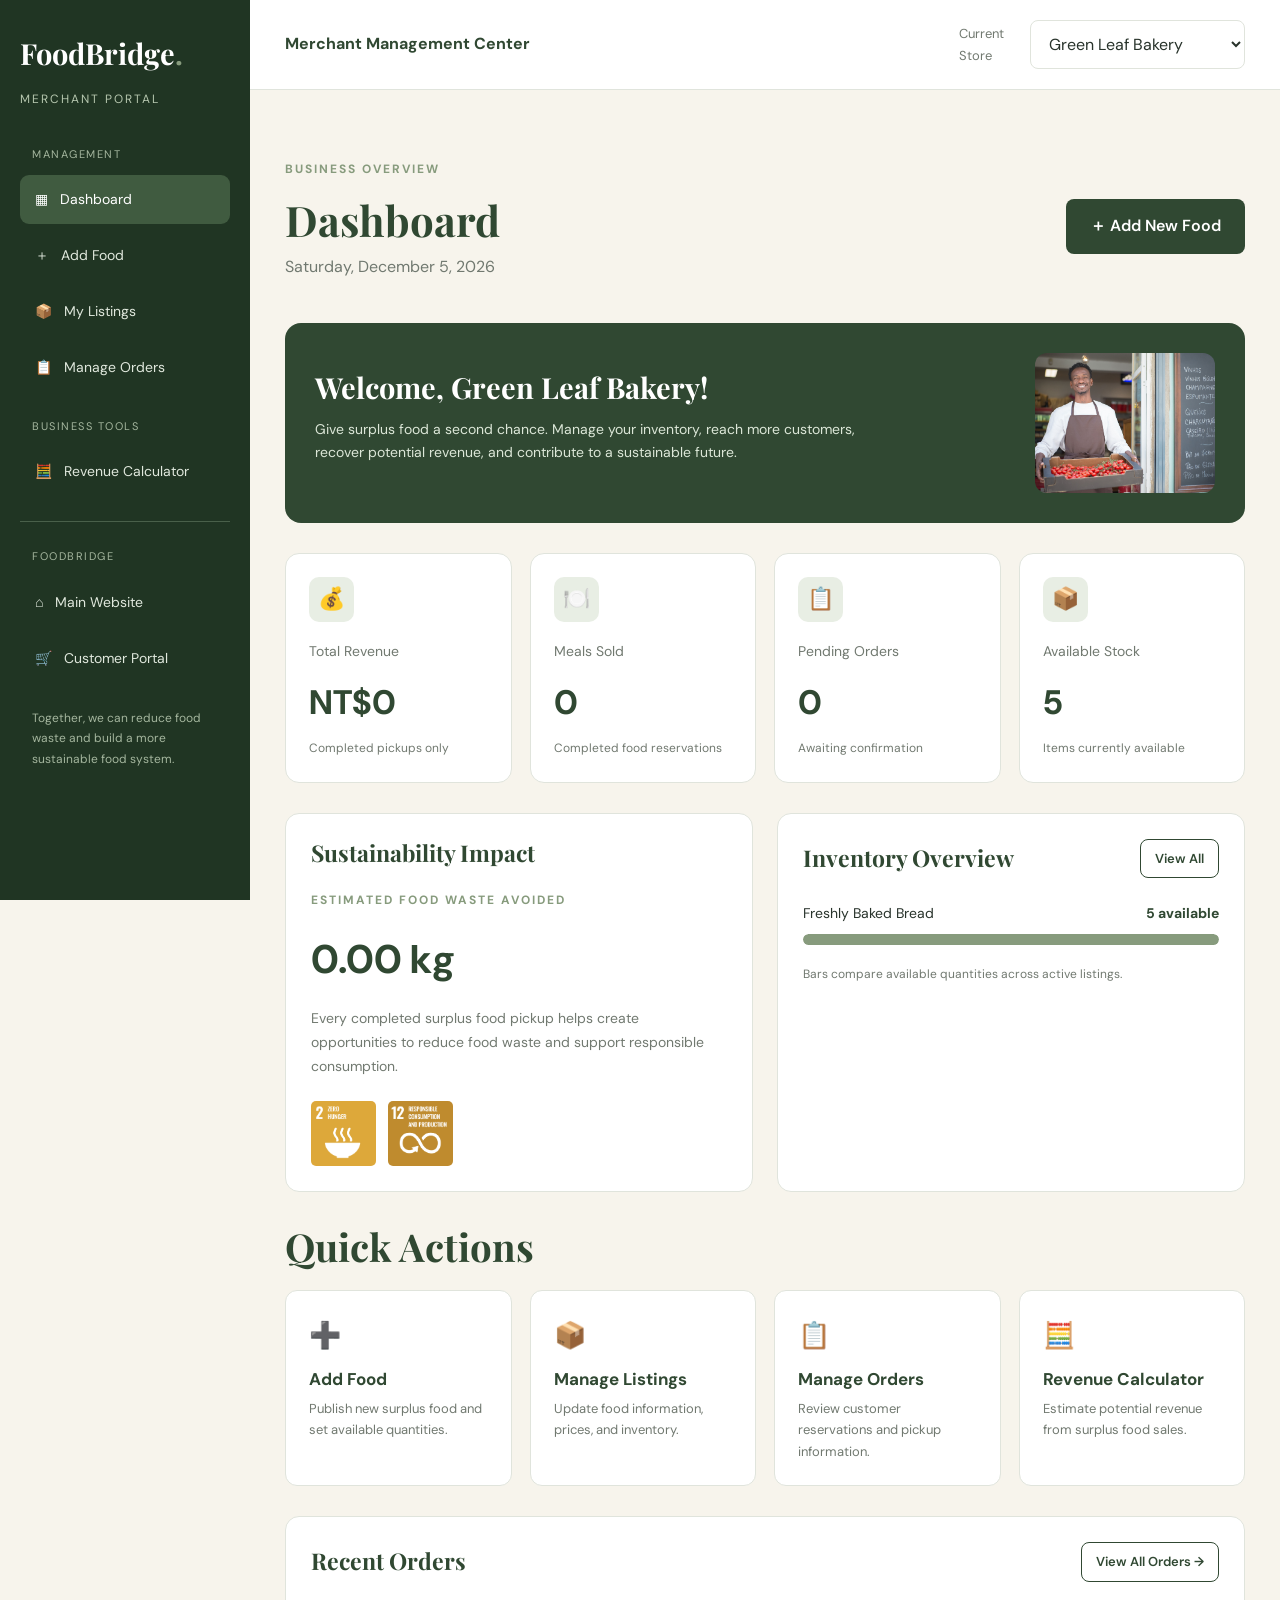
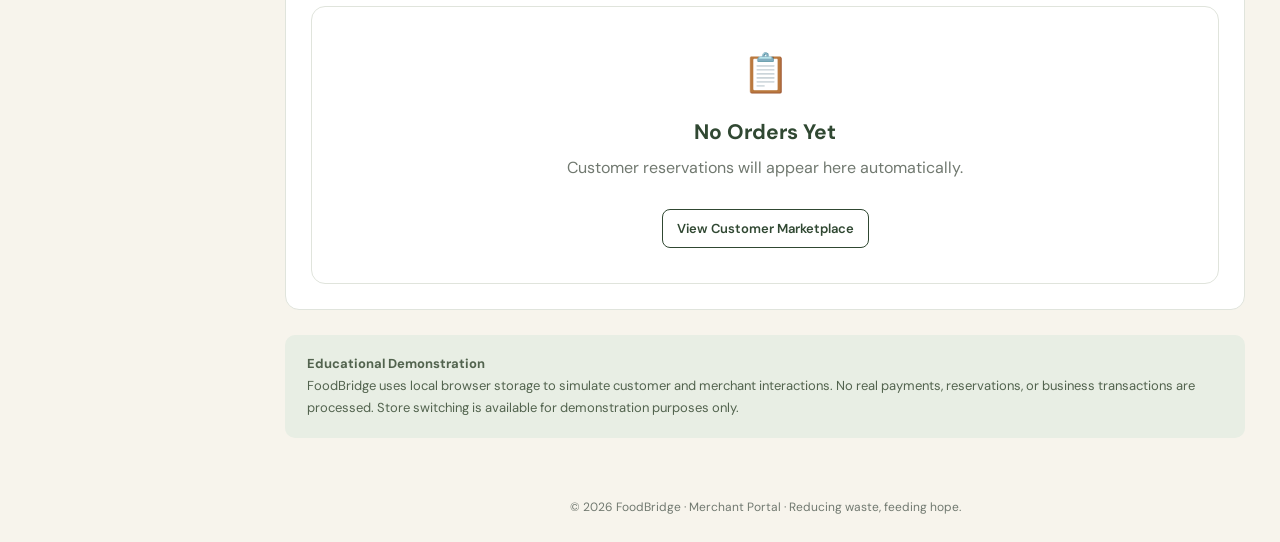
<file: merchant/index.html>
<!DOCTYPE html>
<html lang="en">
<head>

    <meta charset="UTF-8">
    <meta name="viewport"
          content="width=device-width, initial-scale=1.0">

    <title>Merchant Dashboard | FoodBridge</title>

    <link rel="stylesheet" href="../style-v2.css">

    <style>

        .merchant-layout {
            display: grid;
            grid-template-columns: 250px minmax(0, 1fr);
            min-height: 100vh;
        }

        .sidebar {
            background: #203523;
            color: white;
            padding: 30px 20px;
            position: sticky;
            top: 0;
            height: 100vh;
            overflow-y: auto;
        }

        .sidebar .logo {
            color: white;
            font-size: 29px;
        }

        .sidebar-subtitle {
            color: #b5c6ae;
            font-size: 12px;
            letter-spacing: 2px;
            margin: 12px 0 35px;
        }

        .sidebar-label {
            color: #a4b69e;
            font-size: 11px;
            letter-spacing: 1.5px;
            margin: 25px 12px 12px;
        }

        .sidebar-nav {
            display: flex;
            flex-direction: column;
            gap: 7px;
        }

        .sidebar-nav a {
            display: flex;
            align-items: center;
            gap: 12px;
            padding: 13px 15px;
            color: #e0e8dd;
            border-radius: 9px;
            text-decoration: none;
            font-size: 14px;
        }

        .sidebar-nav a:hover,
        .sidebar-nav a.active {
            background: #405b40;
            color: white;
        }

        .sidebar-divider {
            border: none;
            border-top: 1px solid #49604a;
            margin: 25px 0;
        }

        .sidebar-note {
            color: #a4b69e;
            font-size: 12px;
            line-height: 1.7;
            margin: 25px 12px;
        }

        .merchant-main {
            min-width: 0;
            padding: 0;
            background: #f7f4ec;
        }

        .merchant-topbar {
            display: flex;
            justify-content: space-between;
            align-items: center;
            flex-wrap: wrap;
            gap: 20px;
            padding: 20px 35px;
            background: white;
            border-bottom: 1px solid var(--border);
        }

        .topbar-title {
            font-weight: 700;
            color: var(--green);
        }

        .merchant-switch {
            display: flex;
            align-items: center;
            gap: 12px;
        }

        .merchant-switch label {
            font-size: 13px;
            color: var(--muted);
        }

        .merchant-switch select {
            min-width: 190px;
            max-width: 280px;
        }

        .dashboard-content {
            max-width: 1500px;
            margin: auto;
            padding: 35px;
        }

        .dashboard-heading {
            display: flex;
            justify-content: space-between;
            align-items: center;
            flex-wrap: wrap;
            gap: 20px;
            margin-bottom: 30px;
        }

        .dashboard-heading h1 {
            font-size: clamp(30px, 4vw, 42px);
            margin: 8px 0;
        }

        .dashboard-heading p {
            color: var(--muted);
        }

        .welcome-banner {
            background: #304832;
            color: white;
            border-radius: 16px;
            padding: 30px;
            display: flex;
            justify-content: space-between;
            align-items: center;
            gap: 25px;
            margin-bottom: 30px;
            overflow: hidden;
        }

        .welcome-banner h2 {
            color: white;
            font-size: 29px;
            margin-bottom: 12px;
        }

        .welcome-banner p {
            color: #dce7d8;
            max-width: 550px;
            font-size: 14px;
        }

        .welcome-banner img {
            width: 180px;
            height: 140px;
            object-fit: cover;
            border-radius: 12px;
        }

        .stats-grid {
            display: grid;
            grid-template-columns: repeat(4, minmax(0, 1fr));
            gap: 18px;
            margin-bottom: 30px;
        }

        .stat-card {
            background: white;
            border: 1px solid var(--border);
            border-radius: 14px;
            padding: 23px;
        }

        .stat-icon {
            display: flex;
            justify-content: center;
            align-items: center;
            width: 45px;
            height: 45px;
            background: #e8eee4;
            border-radius: 10px;
            font-size: 22px;
            margin-bottom: 18px;
        }

        .stat-value {
            font-size: clamp(24px, 3vw, 34px);
            font-weight: 700;
            color: var(--green);
            margin: 8px 0;
            overflow-wrap: anywhere;
        }

        .stat-label {
            font-size: 14px;
            color: var(--muted);
        }

        .stat-note {
            font-size: 12px;
            color: var(--muted);
        }

        .dashboard-grid {
            display: grid;
            grid-template-columns: 1fr 1fr;
            gap: 24px;
            margin-bottom: 30px;
        }

        .dashboard-panel {
            background: white;
            border: 1px solid var(--border);
            border-radius: 14px;
            padding: 25px;
            min-width: 0;
        }

        .panel-heading {
            display: flex;
            justify-content: space-between;
            align-items: center;
            flex-wrap: wrap;
            gap: 15px;
            margin-bottom: 24px;
        }

        .panel-heading h2 {
            font-size: 23px;
            margin: 0;
        }

        .impact-number {
            font-size: 40px;
            font-weight: 700;
            color: var(--green);
            margin: 15px 0;
        }

        .impact-description {
            color: var(--muted);
            font-size: 14px;
            line-height: 1.7;
        }

        .sdg-icons {
            display: flex;
            gap: 12px;
            margin-top: 22px;
        }

        .sdg-icons img {
            width: 65px;
            height: 65px;
            object-fit: contain;
            border-radius: 5px;
        }

        .inventory-row {
            margin-bottom: 20px;
        }

        .inventory-label {
            display: flex;
            justify-content: space-between;
            gap: 12px;
            font-size: 14px;
            margin-bottom: 9px;
        }

        .inventory-label strong {
            color: var(--green);
        }

        .inventory-track {
            height: 11px;
            background: #edf0ea;
            border-radius: 20px;
            overflow: hidden;
        }

        .inventory-bar {
            height: 100%;
            background: #879b7d;
            border-radius: 20px;
        }

        .quick-actions {
            display: grid;
            grid-template-columns: repeat(4, 1fr);
            gap: 18px;
            margin-bottom: 30px;
        }

        .quick-action {
            background: white;
            border: 1px solid var(--border);
            border-radius: 12px;
            padding: 23px;
            text-decoration: none;
            color: var(--text);
            transition: 0.2s;
        }

        .quick-action:hover {
            transform: translateY(-3px);
            border-color: #879b7d;
            box-shadow: var(--shadow);
        }

        .quick-action span {
            font-size: 26px;
            display: block;
            margin-bottom: 12px;
        }

        .quick-action h3 {
            font-size: 17px;
            margin-bottom: 8px;
        }

        .quick-action p {
            color: var(--muted);
            font-size: 13px;
            margin: 0;
        }

        .table-container {
            overflow-x: auto;
        }

        .data-table {
            width: 100%;
            border-collapse: collapse;
            min-width: 700px;
        }

        .data-table th {
            background: #f2f4ef;
            color: var(--green);
            font-size: 12px;
            text-align: left;
            padding: 14px;
        }

        .data-table td {
            padding: 16px 14px;
            font-size: 13px;
            border-bottom: 1px solid var(--border);
            vertical-align: middle;
        }

        .order-id {
            font-weight: 600;
            color: var(--green);
            overflow-wrap: anywhere;
        }

        .status-partial {
            background: #e4edf7;
            color: #42678f;
        }

        .dashboard-empty {
            text-align: center;
            padding: 35px 15px;
            color: var(--muted);
        }

        .dashboard-empty h3 {
            color: var(--green);
            margin-bottom: 10px;
        }

        .demo-banner {
            background: #e8eee4;
            border-radius: 10px;
            padding: 18px 22px;
            color: #52634e;
            font-size: 13px;
            line-height: 1.7;
            margin-top: 25px;
        }

        .dashboard-footer {
            text-align: center;
            color: var(--muted);
            font-size: 12px;
            padding: 25px;
        }

        @media (max-width: 1200px) {

            .stats-grid,
            .quick-actions {
                grid-template-columns: repeat(2, 1fr);
            }

        }

        @media (max-width: 950px) {

            .merchant-layout {
                grid-template-columns: 210px minmax(0, 1fr);
            }

            .dashboard-grid {
                grid-template-columns: 1fr;
            }

            .dashboard-content {
                padding: 25px;
            }

        }

        @media (max-width: 760px) {

            .merchant-layout {
                grid-template-columns: 1fr;
            }

            .sidebar {
                position: static;
                height: auto;
                padding: 20px;
            }

            .sidebar-subtitle {
                margin-bottom: 20px;
            }

            .sidebar-nav {
                display: grid;
                grid-template-columns: 1fr 1fr;
            }

            .sidebar-nav a {
                font-size: 13px;
                padding: 10px;
            }

            .sidebar-note {
                display: none;
            }

            .merchant-topbar {
                padding: 18px 20px;
            }

            .dashboard-content {
                padding: 20px;
            }

            .welcome-banner img {
                display: none;
            }

            .welcome-banner {
                padding: 24px;
            }

            .welcome-banner h2 {
                font-size: 24px;
            }

        }

        @media (max-width: 420px) {

            .stats-grid,
            .quick-actions {
                gap: 10px;
            }

            .stat-card,
            .quick-action {
                padding: 15px;
            }

            .merchant-switch {
                flex-wrap: wrap;
            }

        }

    </style>

</head>

<body>

    <div class="merchant-layout">

        <!-- Merchant Sidebar -->

        <aside class="sidebar">

            <a href="../index.html" class="logo">

                FoodBridge<span>.</span>

            </a>

            <div class="sidebar-subtitle">

                MERCHANT PORTAL

            </div>


            <div class="sidebar-label">

                MANAGEMENT

            </div>

            <nav class="sidebar-nav"
                 aria-label="Merchant management">

                <a href="index.html"
                   class="active"
                   aria-current="page">

                    <span>▦</span>
                    Dashboard

                </a>

                <a href="add-food.html">

                    <span>＋</span>
                    Add Food

                </a>

                <a href="listings.html">

                    <span>📦</span>
                    My Listings

                </a>

                <a href="orders.html">

                    <span>📋</span>
                    Manage Orders

                </a>

            </nav>


            <div class="sidebar-label">

                BUSINESS TOOLS

            </div>

            <nav class="sidebar-nav"
                 aria-label="Business tools">

                <a href="calculator.html">

                    <span>🧮</span>
                    Revenue Calculator

                </a>

            </nav>


            <hr class="sidebar-divider">


            <div class="sidebar-label">

                FOODBRIDGE

            </div>

            <nav class="sidebar-nav"
                 aria-label="Other portals">

                <a href="../index.html">

                    <span>⌂</span>
                    Main Website

                </a>

                <a href="../customer/index.html">

                    <span>🛒</span>
                    Customer Portal

                </a>

            </nav>


            <div class="sidebar-note">

                Together, we can reduce food waste
                and build a more sustainable
                food system.

            </div>

        </aside>


        <!-- Main Dashboard -->

        <main class="merchant-main">

            <!-- Top Navigation -->

            <header class="merchant-topbar">

                <div class="topbar-title">

                    Merchant Management Center

                </div>

                <div class="merchant-switch">

                    <label for="merchantSelect">

                        Current Store

                    </label>

                    <select id="merchantSelect">

                        <!-- Generated by JavaScript -->

                    </select>

                </div>

            </header>


            <div class="dashboard-content">

                <!-- Dashboard Heading -->

                <div class="dashboard-heading">

                    <div>

                        <div class="eyebrow">

                            Business Overview

                        </div>

                        <h1>Dashboard</h1>

                        <p id="currentDate"></p>

                    </div>

                    <a href="add-food.html"
                       class="btn btn-primary">

                        ＋ Add New Food

                    </a>

                </div>


                <!-- Welcome Banner -->

                <section class="welcome-banner">

                    <div>

                        <h2>

                            Welcome,
                            <span id="merchantName">
                                Merchant
                            </span>!

                        </h2>

                        <p>

                            Give surplus food a second chance.
                            Manage your inventory, reach more
                            customers, recover potential revenue,
                            and contribute to a sustainable future.

                        </p>

                    </div>

                    <img src="../partner.jpg"
                         alt="FoodBridge business partners">

                </section>


                <!-- Business Statistics -->

                <section class="stats-grid"
                         aria-label="Business statistics">

                    <article class="stat-card">

                        <div class="stat-icon">💰</div>

                        <div class="stat-label">

                            Total Revenue

                        </div>

                        <div class="stat-value"
                             id="totalRevenue">

                            NT$0

                        </div>

                        <div class="stat-note">

                            Completed pickups only

                        </div>

                    </article>


                    <article class="stat-card">

                        <div class="stat-icon">🍽️</div>

                        <div class="stat-label">

                            Meals Sold

                        </div>

                        <div class="stat-value"
                             id="mealsSold">

                            0

                        </div>

                        <div class="stat-note">

                            Completed food reservations

                        </div>

                    </article>


                    <article class="stat-card">

                        <div class="stat-icon">📋</div>

                        <div class="stat-label">

                            Pending Orders

                        </div>

                        <div class="stat-value"
                             id="pendingOrders">

                            0

                        </div>

                        <div class="stat-note">

                            Awaiting confirmation

                        </div>

                    </article>


                    <article class="stat-card">

                        <div class="stat-icon">📦</div>

                        <div class="stat-label">

                            Available Stock

                        </div>

                        <div class="stat-value"
                             id="availableStock">

                            0

                        </div>

                        <div class="stat-note">

                            Items currently available

                        </div>

                    </article>

                </section>


                <!-- Sustainability and Inventory -->

                <section class="dashboard-grid">

                    <article class="dashboard-panel">

                        <div class="panel-heading">

                            <h2>Sustainability Impact</h2>

                        </div>

                        <div class="eyebrow">

                            Estimated Food Waste Avoided

                        </div>

                        <div class="impact-number"
                             id="wasteAvoided">

                            0.00 kg

                        </div>

                        <p class="impact-description">

                            Every completed surplus food pickup
                            helps create opportunities to reduce
                            food waste and support responsible
                            consumption.

                        </p>

                        <div class="sdg-icons">

                            <img src="../sdg2.png"
                                 alt="SDG 2 Zero Hunger">

                            <img src="../sdg12.png"
                                 alt="SDG 12 Responsible Consumption and Production">

                        </div>

                    </article>


                    <article class="dashboard-panel">

                        <div class="panel-heading">

                            <h2>Inventory Overview</h2>

                            <a href="listings.html"
                               class="btn btn-outline btn-small">

                                View All

                            </a>

                        </div>

                        <div id="inventoryOverview">

                            <!-- Generated by JavaScript -->

                        </div>

                    </article>

                </section>


                <!-- Quick Actions -->

                <h2 style="margin-bottom: 20px;">

                    Quick Actions

                </h2>

                <section class="quick-actions">

                    <a href="add-food.html"
                       class="quick-action">

                        <span>➕</span>

                        <h3>Add Food</h3>

                        <p>

                            Publish new surplus food
                            and set available quantities.

                        </p>

                    </a>


                    <a href="listings.html"
                       class="quick-action">

                        <span>📦</span>

                        <h3>Manage Listings</h3>

                        <p>

                            Update food information,
                            prices, and inventory.

                        </p>

                    </a>


                    <a href="orders.html"
                       class="quick-action">

                        <span>📋</span>

                        <h3>Manage Orders</h3>

                        <p>

                            Review customer reservations
                            and pickup information.

                        </p>

                    </a>


                    <a href="calculator.html"
                       class="quick-action">

                        <span>🧮</span>

                        <h3>Revenue Calculator</h3>

                        <p>

                            Estimate potential revenue
                            from surplus food sales.

                        </p>

                    </a>

                </section>


                <!-- Recent Orders -->

                <section class="dashboard-panel">

                    <div class="panel-heading">

                        <h2>Recent Orders</h2>

                        <a href="orders.html"
                           class="btn btn-outline btn-small">

                            View All Orders →

                        </a>

                    </div>

                    <div class="table-container"
                         id="recentOrders">

                        <!-- Generated by JavaScript -->

                    </div>

                </section>


                <!-- Demo Notice -->

                <div class="demo-banner">

                    <strong>Educational Demonstration</strong>

                    <br>

                    FoodBridge uses local browser storage
                    to simulate customer and merchant
                    interactions. No real payments,
                    reservations, or business transactions
                    are processed.

                    Store switching is available for
                    demonstration purposes only.

                </div>

            </div>


            <footer class="dashboard-footer">

                © 2026 FoodBridge · Merchant Portal ·
                Reducing waste, feeding hope.

            </footer>

        </main>

    </div>


    <!-- Shared Database -->

    <script src="../database.js"></script>


    <!-- Merchant Dashboard Functions -->

    <script>

        const db = window.FoodBridgeDB;

        const merchantSelect =
            document.getElementById("merchantSelect");


        // Utility Functions

        function escapeHTML(value) {

            return String(value ?? "").replace(
                /[&<>"']/g,
                character => ({
                    "&": "&amp;",
                    "<": "&lt;",
                    ">": "&gt;",
                    '"': "&quot;",
                    "'": "&#39;"
                })[character]
            );

        }


        function formatMoney(value) {

            return "NT$" +
                Number(value).toLocaleString("en-US");

        }


        function setText(id, value) {

            document.getElementById(id)
                .textContent = value;

        }


        function formatDate(value) {

            const date = new Date(value);

            if (Number.isNaN(date.getTime())) {

                return "Unknown date";

            }

            return date.toLocaleDateString("en-US", {

                year: "numeric",
                month: "short",
                day: "numeric",
                timeZone: "Asia/Taipei"

            });

        }


        // Current Date

        function displayCurrentDate() {

            setText(

                "currentDate",

                new Date().toLocaleDateString("en-US", {

                    weekday: "long",
                    year: "numeric",
                    month: "long",
                    day: "numeric",
                    timeZone: "Asia/Taipei"

                })

            );

        }


        // Merchant Selection

        function loadMerchants() {

            const merchants = db.getMerchants();

            const currentMerchant =
                db.getCurrentMerchant();


            merchantSelect.innerHTML = "";


            merchants.forEach(merchant => {

                const option =
                    document.createElement("option");

                option.value = merchant.id;

                option.textContent = merchant.name;

                merchantSelect.appendChild(option);

            });


            if (currentMerchant) {

                merchantSelect.value =
                    String(currentMerchant.id);

            }

        }


        function switchMerchant() {

            const merchantId =
                Number(merchantSelect.value);

            db.setCurrentMerchant(merchantId);

            refreshDashboard();

        }


        // Dashboard Statistics

        function updateStatistics(merchantId) {

            const stats =
                db.getMerchantStats(merchantId);


            setText(

                "totalRevenue",

                formatMoney(stats.revenue)

            );


            setText(

                "mealsSold",

                stats.mealsSold

            );


            setText(

                "pendingOrders",

                stats.pendingOrders

            );


            setText(

                "availableStock",

                stats.availableStock

            );


            setText(

                "wasteAvoided",

                Number(stats.waste).toFixed(2) + " kg"

            );

        }


        // Inventory Overview

        function displayInventory(merchantId) {

            const inventory =
                document.getElementById(
                    "inventoryOverview"
                );


            const foods =
                db.getMerchantFoods(merchantId)
                    .filter(food => food.active);


            if (foods.length === 0) {

                inventory.innerHTML = `

                    <div class="dashboard-empty">

                        <h3>No Active Listings</h3>

                        <p>

                            Add your first surplus food
                            listing to get started.

                        </p>

                        <a href="add-food.html"
                           class="btn btn-primary btn-small"
                           style="margin-top: 15px;">

                            Add Food

                        </a>

                    </div>

                `;

                return;

            }


            const maxStock = Math.max(

                1,

                ...foods.map(food => Number(food.stock))

            );


            inventory.innerHTML = foods

                .slice(0, 5)

                .map(food => {

                    const percentage =

                        Number(food.stock) /
                        maxStock * 100;


                    return `

                        <div class="inventory-row">

                            <div class="inventory-label">

                                <span>

                                    ${escapeHTML(food.name)}

                                </span>

                                <strong>

                                    ${Number(food.stock)}
                                    available

                                </strong>

                            </div>

                            <div class="inventory-track">

                                <div
                                    class="inventory-bar"
                                    style="width: ${percentage}%">

                                </div>

                            </div>

                        </div>

                    `;

                }).join("");


            inventory.insertAdjacentHTML(

                "beforeend",

                `<p class="muted"
                    style="font-size: 12px;">

                    Bars compare available quantities
                    across active listings.

                </p>`

            );

        }


        // Determine Order Status

        function getOrderStatus(order) {

            const statuses = [

                ...new Set(

                    order.items.map(

                        item => item.status || "Pending"

                    )

                )

            ];


            if (statuses.length === 0) {

                return "Pending";

            }


            return statuses.length === 1

                ? statuses[0]

                : "Mixed Status";

        }


        function getStatusClass(status) {

            const classes = {

                "Pending": "status-pending",

                "Confirmed": "status-confirmed",

                "Ready for Pickup": "status-ready",

                "Completed": "status-completed",

                "Cancelled": "status-cancelled",

                "Mixed Status": "status-partial"

            };


            return classes[status] || "status-pending";

        }


        // Recent Merchant Orders

        function displayRecentOrders(merchantId) {

            const container =
                document.getElementById("recentOrders");


            const orders = [

                ...db.getMerchantOrders(merchantId)

            ].sort(

                (a, b) =>

                    new Date(b.date) -
                    new Date(a.date)

            ).slice(0, 5);


            if (orders.length === 0) {

                container.innerHTML = `

                    <div class="dashboard-empty">

                        <div style="font-size: 38px;
                                    margin-bottom: 15px;">

                            📋

                        </div>

                        <h3>No Orders Yet</h3>

                        <p>

                            Customer reservations will
                            appear here automatically.

                        </p>

                        <a href="../customer/food.html"
                           class="btn btn-outline btn-small"
                           style="margin-top: 15px;">

                            View Customer Marketplace

                        </a>

                    </div>

                `;

                return;

            }


            const rows = orders.map(order => {

                const status =
                    getOrderStatus(order);


                const foodNames = order.items.map(

                    item =>

                        escapeHTML(item.name) +
                        " × " +
                        Number(item.quantity)

                ).join("<br>");


                const amount = order.items

                    .filter(

                        item => item.status !== "Cancelled"

                    )

                    .reduce(

                        (sum, item) =>

                            sum +
                            item.price * item.quantity,

                        0

                    );


                return `

                    <tr>

                        <td class="order-id">

                            ${escapeHTML(order.id)}

                        </td>

                        <td>

                            ${escapeHTML(order.customerName)}

                        </td>

                        <td>

                            ${foodNames}

                        </td>

                        <td>

                            ${escapeHTML(formatDate(order.date))}

                        </td>

                        <td>

                            <strong>

                                ${formatMoney(amount)}

                            </strong>

                        </td>

                        <td>

                            <span class="status
                                ${getStatusClass(status)}">

                                ${escapeHTML(status)}

                            </span>

                        </td>

                    </tr>

                `;

            }).join("");


            container.innerHTML = `

                <table class="data-table">

                    <thead>

                        <tr>

                            <th>Order ID</th>

                            <th>Customer</th>

                            <th>Food Items</th>

                            <th>Date</th>

                            <th>Amount</th>

                            <th>Status</th>

                        </tr>

                    </thead>

                    <tbody>

                        ${rows}

                    </tbody>

                </table>

            `;

        }


        // Refresh Dashboard

        function refreshDashboard() {

            loadMerchants();

            const merchant =
                db.getCurrentMerchant();


            if (!merchant) {

                return;

            }


            setText(

                "merchantName",

                merchant.name

            );


            updateStatistics(merchant.id);

            displayInventory(merchant.id);

            displayRecentOrders(merchant.id);

        }


        // Event Listeners

        merchantSelect.addEventListener(

            "change",

            switchMerchant

        );


        window.addEventListener(

            "storage",

            refreshDashboard

        );


        window.addEventListener(

            "pageshow",

            refreshDashboard

        );


        // Initialize Merchant Dashboard

        displayCurrentDate();

        refreshDashboard();

    </script>

</body>
</html>
</file>
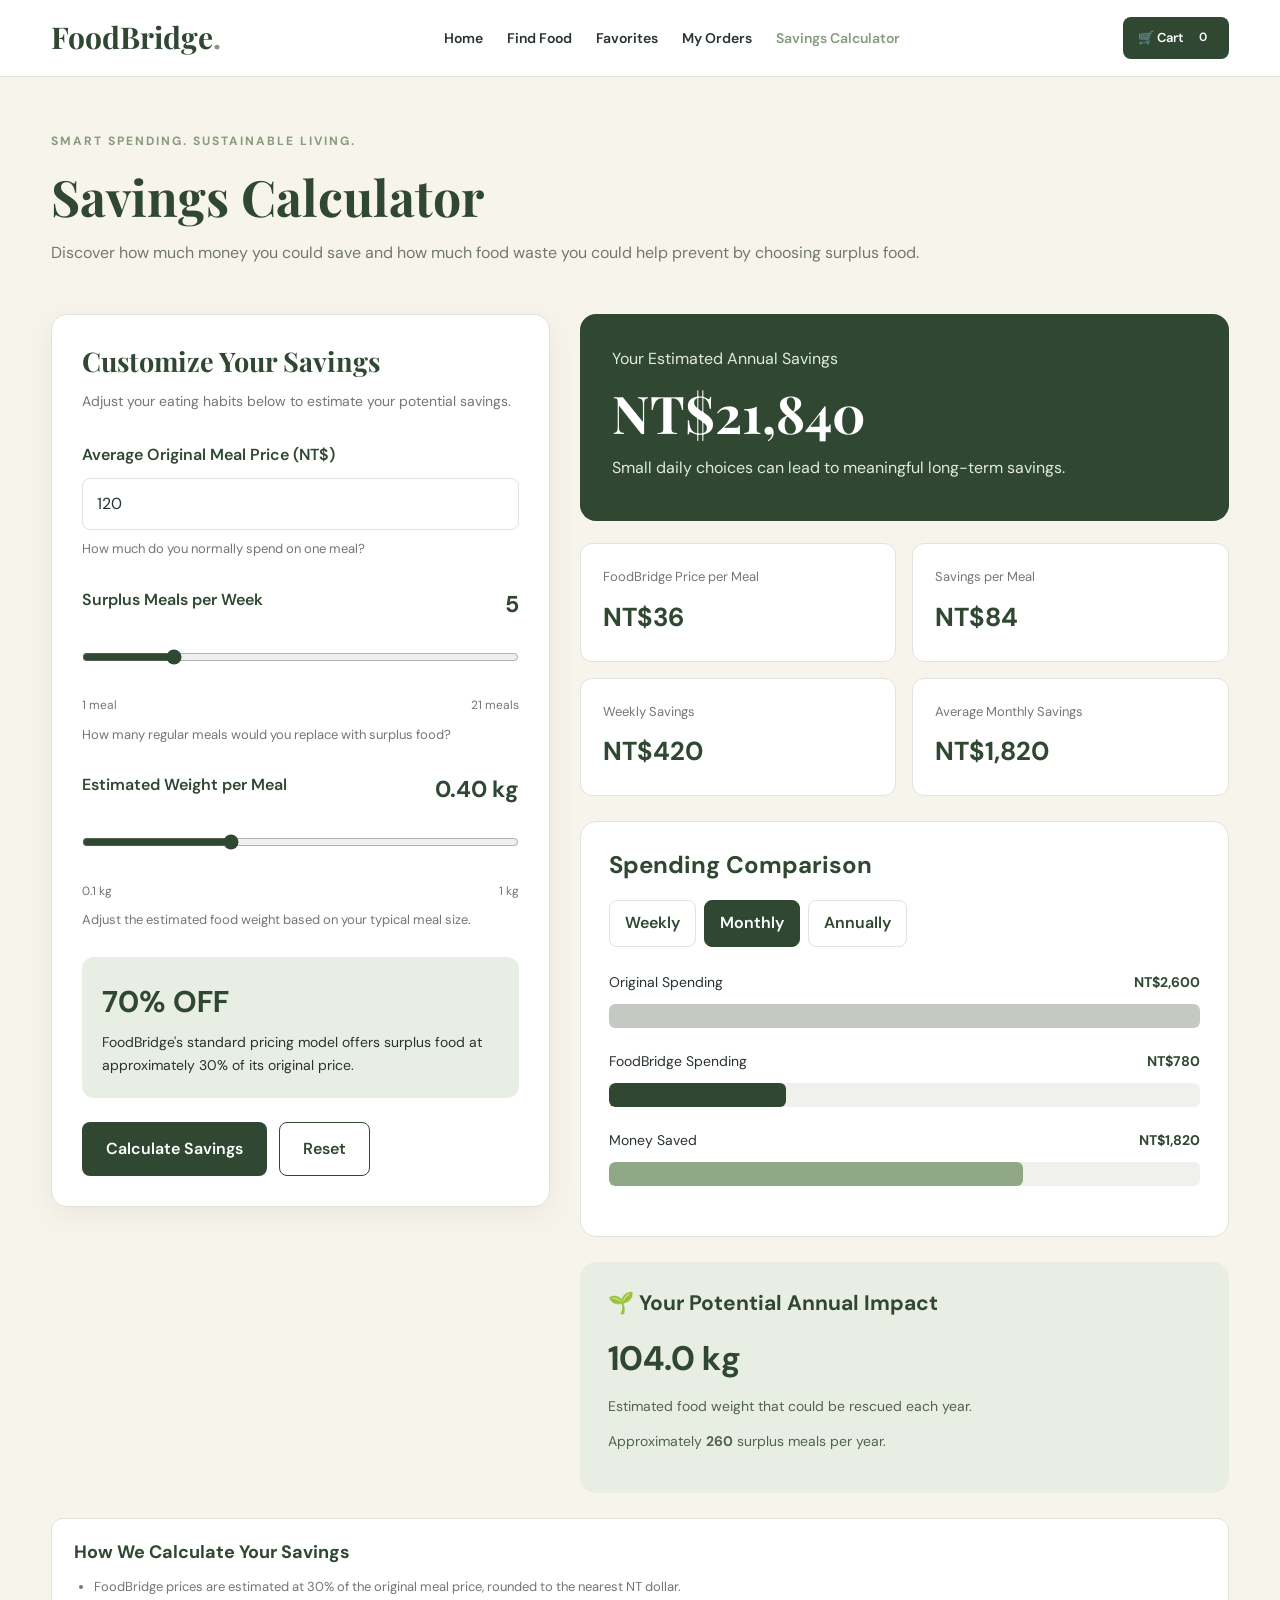
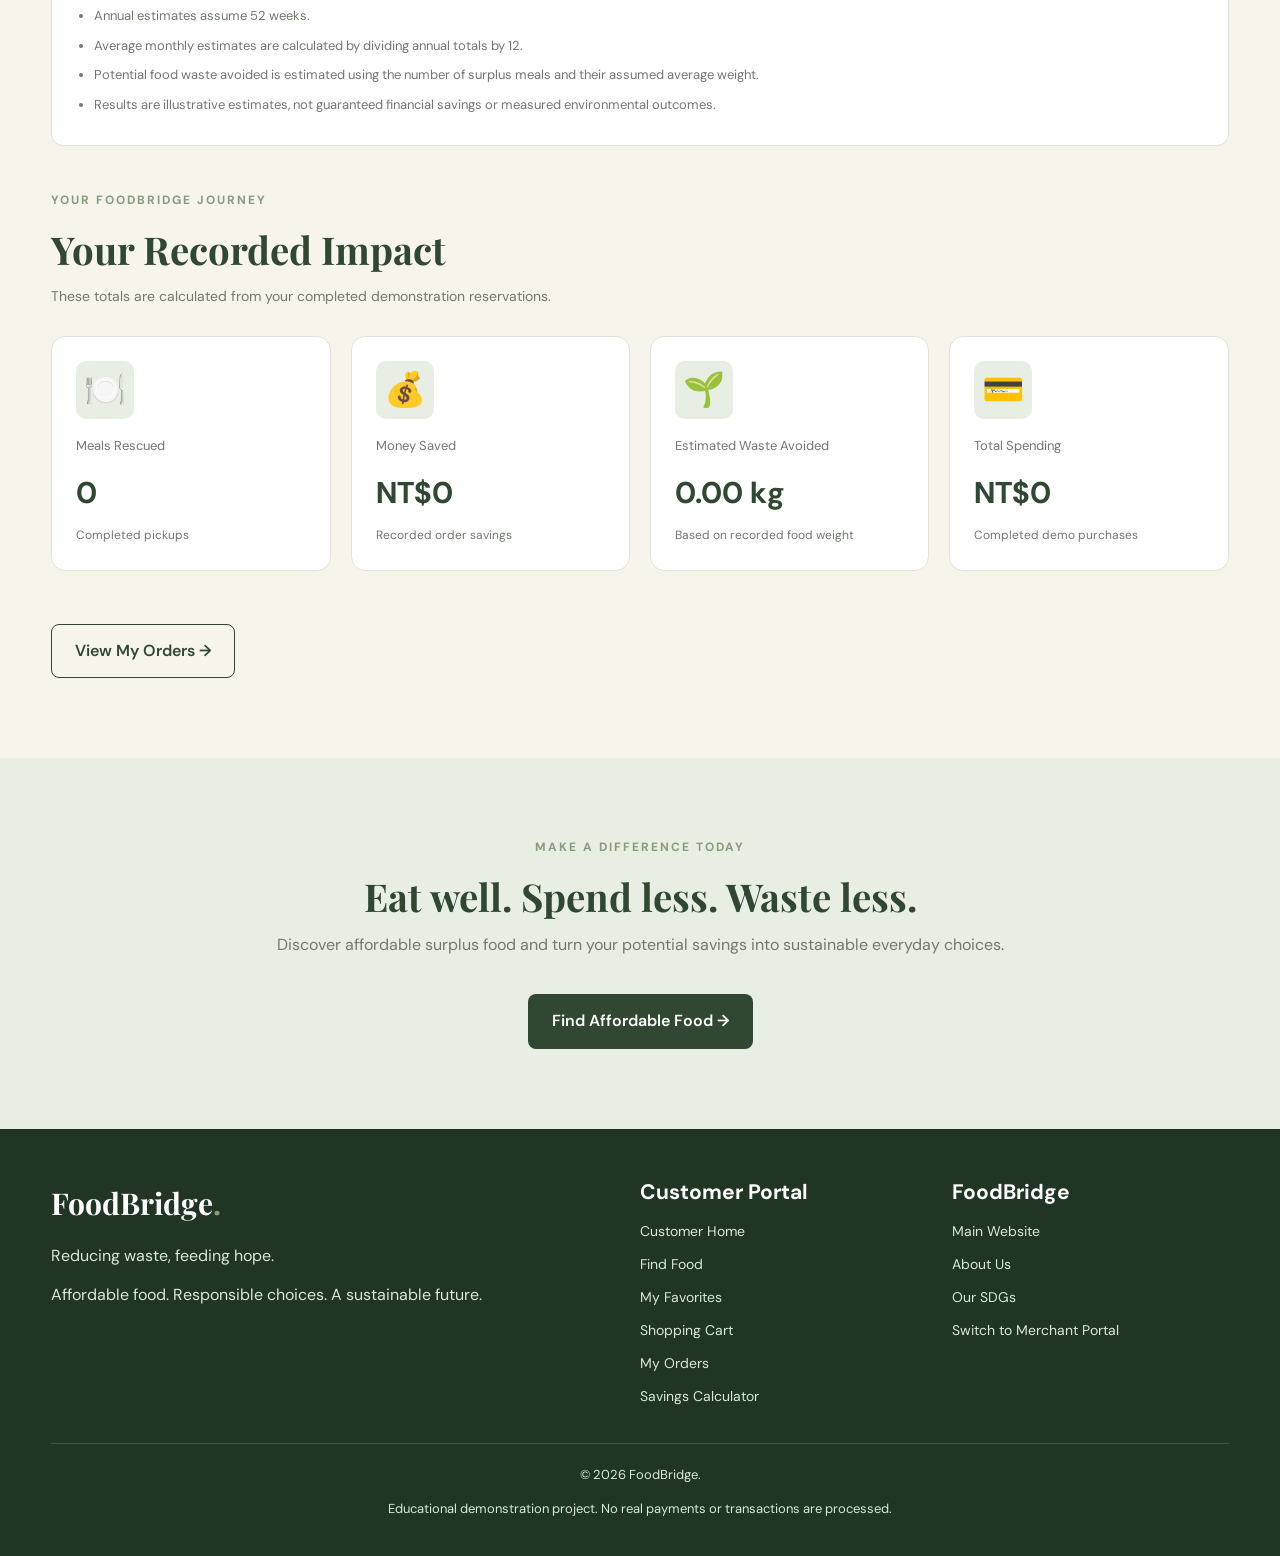
<file: customer/calculator.html>
<!DOCTYPE html>
<html lang="en">
<head>

    <meta charset="UTF-8">

    <meta name="viewport"
          content="width=device-width, initial-scale=1.0">

    <title>Savings Calculator | FoodBridge</title>

    <link rel="stylesheet" href="../style-v2.css">

    <style>

        .calculator-layout {
            display: grid;
            grid-template-columns: 1fr 1.3fr;
            gap: 30px;
            align-items: start;
        }

        .calculator-panel {
            background: white;
            border: 1px solid var(--border);
            border-radius: 16px;
            padding: 30px;
            box-shadow: var(--shadow);
        }

        .calculator-panel h2 {
            font-size: 27px;
            margin-bottom: 12px;
        }

        .panel-description {
            color: var(--muted);
            font-size: 14px;
            margin-bottom: 28px;
        }

        .calculator-field {
            margin-bottom: 26px;
        }

        .calculator-field label {
            display: block;
            font-weight: 600;
            margin-bottom: 10px;
            color: var(--green);
        }

        .calculator-field input {
            width: 100%;
        }

        .field-note {
            font-size: 13px;
            color: var(--muted);
            margin-top: 8px;
        }

        .range-heading {
            display: flex;
            align-items: center;
            justify-content: space-between;
            gap: 12px;
            margin-bottom: 10px;
        }

        .range-value {
            font-size: 23px;
            color: var(--green);
            font-weight: 700;
        }

        input[type="range"] {
            accent-color: #304832;
            cursor: pointer;
            width: 100%;
            padding: 0;
            border: none;
            box-shadow: none;
        }

        .range-labels {
            display: flex;
            justify-content: space-between;
            color: var(--muted);
            font-size: 12px;
            margin-top: 8px;
        }

        .discount-information {
            background: #e8eee4;
            border-radius: 12px;
            padding: 20px;
            margin-bottom: 24px;
        }

        .discount-information strong {
            color: #304832;
            font-size: 30px;
            display: block;
            margin-bottom: 5px;
        }

        .discount-information p {
            font-size: 14px;
            margin-bottom: 0;
        }

        .calculator-actions {
            display: flex;
            gap: 12px;
            flex-wrap: wrap;
        }

        .result-highlight {
            background: #304832;
            color: white;
            padding: 32px;
            border-radius: 16px;
            margin-bottom: 22px;
        }

        .result-highlight p {
            color: #e1e9dc;
            margin-bottom: 8px;
        }

        .result-highlight h2 {
            color: white;
            font-size: clamp(36px, 6vw, 52px);
            margin-bottom: 10px;
            overflow-wrap: anywhere;
        }

        .result-grid {
            display: grid;
            grid-template-columns: 1fr 1fr;
            gap: 16px;
            margin-bottom: 25px;
        }

        .result-card {
            background: white;
            border: 1px solid var(--border);
            border-radius: 12px;
            padding: 22px;
        }

        .result-card p {
            color: var(--muted);
            font-size: 13px;
            margin-bottom: 8px;
        }

        .result-card strong {
            color: var(--green);
            font-size: 26px;
            overflow-wrap: anywhere;
        }

        .comparison-panel {
            background: white;
            border: 1px solid var(--border);
            border-radius: 16px;
            padding: 28px;
            margin-bottom: 25px;
        }

        .comparison-panel h3 {
            font-size: 24px;
            margin-bottom: 20px;
        }

        .chart-row {
            margin-bottom: 22px;
        }

        .chart-label {
            display: flex;
            justify-content: space-between;
            gap: 12px;
            margin-bottom: 10px;
            font-size: 14px;
        }

        .chart-label strong {
            color: var(--green);
        }

        .chart-track {
            width: 100%;
            height: 24px;
            background: #f0f1ed;
            border-radius: 6px;
            overflow: hidden;
        }

        .chart-bar {
            height: 100%;
            border-radius: 6px;
            transition: width 0.3s ease;
        }

        .original-bar {
            background: #c4c9c1;
        }

        .foodbridge-bar {
            background: #304832;
        }

        .savings-bar {
            background: #91a887;
        }

        .chart-period {
            display: flex;
            flex-wrap: wrap;
            gap: 8px;
            margin-bottom: 24px;
        }

        .period-button {
            background: white;
            color: var(--green);
            border: 1px solid var(--border);
            border-radius: 8px;
            padding: 9px 15px;
            cursor: pointer;
            font-weight: 600;
        }

        .period-button.active {
            background: #304832;
            color: white;
            border-color: #304832;
        }

        .environment-panel {
            background: #e8eee4;
            border-radius: 16px;
            padding: 28px;
        }

        .environment-panel h3 {
            margin-bottom: 15px;
        }

        .environment-value {
            color: #304832;
            font-size: 34px;
            font-weight: 700;
            margin-bottom: 8px;
        }

        .environment-panel p {
            color: #52634e;
            font-size: 14px;
        }

        .actual-impact {
            margin-top: 45px;
        }

        .actual-impact h2 {
            margin-bottom: 12px;
        }

        .assumptions {
            margin-top: 25px;
            padding: 22px;
            border: 1px solid var(--border);
            border-radius: 12px;
            background: white;
        }

        .assumptions h3 {
            font-size: 18px;
            margin-bottom: 12px;
        }

        .assumptions ul {
            padding-left: 20px;
        }

        .assumptions li {
            color: var(--muted);
            font-size: 13px;
            margin-bottom: 8px;
        }

        @media (max-width: 900px) {

            .calculator-layout {
                grid-template-columns: 1fr;
            }

        }

        @media (max-width: 480px) {

            .calculator-panel,
            .comparison-panel,
            .environment-panel {
                padding: 20px;
            }

            .result-card {
                padding: 16px;
            }

            .result-card strong {
                font-size: 21px;
            }

        }

    </style>

</head>

<body>

    <!-- Customer Navigation -->

    <header class="site-header">

        <div class="container navbar">

            <a href="../index.html" class="logo">
                FoodBridge<span>.</span>
            </a>

            <nav aria-label="Customer navigation">

                <ul class="nav-links">

                    <li>
                        <a href="index.html">Home</a>
                    </li>

                    <li>
                        <a href="food.html">Find Food</a>
                    </li>

                    <li>
                        <a href="favorites.html">
                            Favorites
                        </a>
                    </li>

                    <li>
                        <a href="orders.html">
                            My Orders
                        </a>
                    </li>

                    <li>
                        <a href="calculator.html"
                           class="active">

                            Savings Calculator

                        </a>
                    </li>

                </ul>

            </nav>

            <div class="nav-actions">

                <a href="cart.html"
                   class="btn btn-primary btn-small">

                    🛒 Cart

                    <span class="cart-count"
                          id="cartCount">0</span>

                </a>

            </div>

        </div>

    </header>


    <main>

        <!-- Page Heading -->

        <section class="page-header">

            <div class="container">

                <div class="eyebrow">
                    Smart Spending. Sustainable Living.
                </div>

                <h1>Savings Calculator</h1>

                <p>
                    Discover how much money you could save
                    and how much food waste you could help
                    prevent by choosing surplus food.
                </p>

            </div>

        </section>


        <!-- Calculator -->

        <section class="container"
                 style="padding-bottom: 80px;">

            <div class="calculator-layout">

                <!-- User Inputs -->

                <div class="calculator-panel">

                    <h2>Customize Your Savings</h2>

                    <p class="panel-description">

                        Adjust your eating habits below
                        to estimate your potential savings.

                    </p>


                    <div class="calculator-field">

                        <label for="mealPrice">

                            Average Original Meal Price (NT$)

                        </label>

                        <input
                            type="number"
                            id="mealPrice"
                            min="1"
                            max="10000"
                            step="1"
                            value="120">

                        <p class="field-note">

                            How much do you normally spend
                            on one meal?

                        </p>

                    </div>


                    <div class="calculator-field">

                        <div class="range-heading">

                            <label for="mealsPerWeek">

                                Surplus Meals per Week

                            </label>

                            <span class="range-value"
                                  id="mealCountValue">

                                5

                            </span>

                        </div>

                        <input
                            type="range"
                            id="mealsPerWeek"
                            min="1"
                            max="21"
                            step="1"
                            value="5">

                        <div class="range-labels">

                            <span>1 meal</span>

                            <span>21 meals</span>

                        </div>

                        <p class="field-note">

                            How many regular meals would
                            you replace with surplus food?

                        </p>

                    </div>


                    <div class="calculator-field">

                        <div class="range-heading">

                            <label for="mealWeight">

                                Estimated Weight per Meal

                            </label>

                            <span class="range-value"
                                  id="weightValue">

                                0.40 kg

                            </span>

                        </div>

                        <input
                            type="range"
                            id="mealWeight"
                            min="0.1"
                            max="1"
                            step="0.05"
                            value="0.4">

                        <div class="range-labels">

                            <span>0.1 kg</span>

                            <span>1 kg</span>

                        </div>

                        <p class="field-note">

                            Adjust the estimated food weight
                            based on your typical meal size.

                        </p>

                    </div>


                    <!-- FoodBridge Pricing -->

                    <div class="discount-information">

                        <strong>70% OFF</strong>

                        <p>

                            FoodBridge's standard pricing
                            model offers surplus food at
                            approximately 30% of its
                            original price.

                        </p>

                    </div>


                    <div class="calculator-actions">

                        <button
                            type="button"
                            class="btn btn-primary"
                            id="calculateButton">

                            Calculate Savings

                        </button>

                        <button
                            type="button"
                            class="btn btn-outline"
                            id="resetButton">

                            Reset

                        </button>

                    </div>

                </div>


                <!-- Calculation Results -->

                <div aria-live="polite">

                    <div class="result-highlight">

                        <p>

                            Your Estimated Annual Savings

                        </p>

                        <h2 id="annualSavings">

                            NT$21,840

                        </h2>

                        <p>

                            Small daily choices can lead
                            to meaningful long-term savings.

                        </p>

                    </div>


                    <div class="result-grid">

                        <article class="result-card">

                            <p>FoodBridge Price per Meal</p>

                            <strong id="discountedPrice">

                                NT$36

                            </strong>

                        </article>


                        <article class="result-card">

                            <p>Savings per Meal</p>

                            <strong id="savingPerMeal">

                                NT$84

                            </strong>

                        </article>


                        <article class="result-card">

                            <p>Weekly Savings</p>

                            <strong id="weeklySavings">

                                NT$420

                            </strong>

                        </article>


                        <article class="result-card">

                            <p>Average Monthly Savings</p>

                            <strong id="monthlySavings">

                                NT$1,820

                            </strong>

                        </article>

                    </div>


                    <!-- Spending Comparison -->

                    <div class="comparison-panel">

                        <h3>Spending Comparison</h3>

                        <div class="chart-period">

                            <button
                                type="button"
                                class="period-button"
                                data-period="weekly"
                                aria-pressed="false">

                                Weekly

                            </button>

                            <button
                                type="button"
                                class="period-button active"
                                data-period="monthly"
                                aria-pressed="true">

                                Monthly

                            </button>

                            <button
                                type="button"
                                class="period-button"
                                data-period="annual"
                                aria-pressed="false">

                                Annually

                            </button>

                        </div>


                        <div class="chart-row">

                            <div class="chart-label">

                                <span>Original Spending</span>

                                <strong id="originalSpending">

                                    NT$2,600

                                </strong>

                            </div>

                            <div class="chart-track">

                                <div
                                    class="chart-bar original-bar"
                                    id="originalBar"
                                    style="width: 100%;">

                                </div>

                            </div>

                        </div>


                        <div class="chart-row">

                            <div class="chart-label">

                                <span>FoodBridge Spending</span>

                                <strong id="foodbridgeSpending">

                                    NT$780

                                </strong>

                            </div>

                            <div class="chart-track">

                                <div
                                    class="chart-bar foodbridge-bar"
                                    id="foodbridgeBar"
                                    style="width: 30%;">

                                </div>

                            </div>

                        </div>


                        <div class="chart-row">

                            <div class="chart-label">

                                <span>Money Saved</span>

                                <strong id="chartSavings">

                                    NT$1,820

                                </strong>

                            </div>

                            <div class="chart-track">

                                <div
                                    class="chart-bar savings-bar"
                                    id="savingsBar"
                                    style="width: 70%;">

                                </div>

                            </div>

                        </div>

                    </div>


                    <!-- Environmental Impact -->

                    <div class="environment-panel">

                        <h3>🌱 Your Potential Annual Impact</h3>

                        <div class="environment-value"
                             id="annualWaste">

                            104.0 kg

                        </div>

                        <p>

                            Estimated food weight that
                            could be rescued each year.

                        </p>

                        <p>

                            Approximately

                            <strong id="annualMeals">

                                260

                            </strong>

                            surplus meals per year.

                        </p>

                    </div>

                </div>

            </div>


            <!-- Calculation Assumptions -->

            <div class="assumptions">

                <h3>How We Calculate Your Savings</h3>

                <ul>

                    <li>
                        FoodBridge prices are estimated at
                        30% of the original meal price,
                        rounded to the nearest NT dollar.
                    </li>

                    <li>
                        Annual estimates assume 52 weeks.
                    </li>

                    <li>
                        Average monthly estimates are
                        calculated by dividing annual
                        totals by 12.
                    </li>

                    <li>
                        Potential food waste avoided is
                        estimated using the number of
                        surplus meals and their assumed
                        average weight.
                    </li>

                    <li>
                        Results are illustrative estimates,
                        not guaranteed financial savings
                        or measured environmental outcomes.
                    </li>

                </ul>

            </div>


            <!-- Actual Reservation Impact -->

            <div class="actual-impact">

                <div class="eyebrow">

                    Your FoodBridge Journey

                </div>

                <h2>Your Recorded Impact</h2>

                <p class="panel-description">

                    These totals are calculated from
                    your completed demonstration
                    reservations.

                </p>


                <div class="stats-grid">

                    <article class="stat-card">

                        <div class="feature-icon">🍽️</div>

                        <div class="stat-label">

                            Meals Rescued

                        </div>

                        <div class="stat-value"
                             id="actualMeals">0</div>

                        <div class="stat-note">

                            Completed pickups

                        </div>

                    </article>


                    <article class="stat-card">

                        <div class="feature-icon">💰</div>

                        <div class="stat-label">

                            Money Saved

                        </div>

                        <div class="stat-value"
                             id="actualSavings">NT$0</div>

                        <div class="stat-note">

                            Recorded order savings

                        </div>

                    </article>


                    <article class="stat-card">

                        <div class="feature-icon">🌱</div>

                        <div class="stat-label">

                            Estimated Waste Avoided

                        </div>

                        <div class="stat-value"
                             id="actualWaste">0 kg</div>

                        <div class="stat-note">

                            Based on recorded food weight

                        </div>

                    </article>


                    <article class="stat-card">

                        <div class="feature-icon">💳</div>

                        <div class="stat-label">

                            Total Spending

                        </div>

                        <div class="stat-value"
                             id="actualSpending">NT$0</div>

                        <div class="stat-note">

                            Completed demo purchases

                        </div>

                    </article>

                </div>

                <a href="orders.html"
                   class="btn btn-outline"
                   style="margin-top: 25px;">

                    View My Orders →

                </a>

            </div>

        </section>


        <!-- Sustainability Section -->

        <section class="section section-green">

            <div class="container center">

                <div class="section-heading center">

                    <div class="eyebrow">

                        Make a Difference Today

                    </div>

                    <h2>

                        Eat well. Spend less. Waste less.

                    </h2>

                    <p>

                        Discover affordable surplus food
                        and turn your potential savings
                        into sustainable everyday choices.

                    </p>

                </div>

                <a href="food.html"
                   class="btn btn-primary">

                    Find Affordable Food →

                </a>

            </div>

        </section>

    </main>


    <!-- Footer -->

    <footer class="site-footer">

        <div class="container">

            <div class="footer-grid">

                <div>

                    <a href="../index.html"
                       class="logo">

                        FoodBridge<span>.</span>

                    </a>

                    <p style="margin-top: 15px;">

                        Reducing waste, feeding hope.

                    </p>

                    <p>

                        Affordable food.
                        Responsible choices.
                        A sustainable future.

                    </p>

                </div>


                <div>

                    <h3>Customer Portal</h3>

                    <div class="footer-links">

                        <a href="index.html">
                            Customer Home
                        </a>

                        <a href="food.html">
                            Find Food
                        </a>

                        <a href="favorites.html">
                            My Favorites
                        </a>

                        <a href="cart.html">
                            Shopping Cart
                        </a>

                        <a href="orders.html">
                            My Orders
                        </a>

                        <a href="calculator.html">
                            Savings Calculator
                        </a>

                    </div>

                </div>


                <div>

                    <h3>FoodBridge</h3>

                    <div class="footer-links">

                        <a href="../index.html">
                            Main Website
                        </a>

                        <a href="../index.html#about">
                            About Us
                        </a>

                        <a href="../index.html#sdgs">
                            Our SDGs
                        </a>

                        <a href="../merchant/index.html">
                            Switch to Merchant Portal
                        </a>

                    </div>

                </div>

            </div>


            <div class="footer-bottom">

                <p>© 2026 FoodBridge.</p>

                <p>

                    Educational demonstration project.
                    No real payments or transactions
                    are processed.

                </p>

            </div>

        </div>

    </footer>


    <!-- Shared Database -->

    <script src="../database.js"></script>


    <!-- Calculator Functions -->

    <script>

        const db = window.FoodBridgeDB;

        const DISCOUNT = 70;

        const WEEKS_PER_YEAR = 52;

        const MONTHS_PER_YEAR = 12;


        const mealPriceInput =
            document.getElementById("mealPrice");

        const mealsPerWeekInput =
            document.getElementById("mealsPerWeek");

        const mealWeightInput =
            document.getElementById("mealWeight");


        let selectedPeriod = "monthly";

        let calculationResults = null;


        // Utility Functions

        function formatMoney(value) {

            return "NT$" +

                Math.round(value).toLocaleString("en-US");

        }


        function formatNumber(value) {

            return Number(value).toLocaleString("en-US");

        }


        function setText(id, value) {

            document.getElementById(id).textContent = value;

        }


        // Validate Meal Price

        function getMealPrice() {

            const value = Number(mealPriceInput.value);

            if (!Number.isFinite(value)) {

                return 0;

            }

            return Math.min(

                10000,

                Math.max(0, Math.round(value))

            );

        }


        // Calculate Savings

        function calculateSavings() {

            const originalPrice =
                getMealPrice();

            const mealsPerWeek =
                Number(mealsPerWeekInput.value);

            const mealWeight =
                Number(mealWeightInput.value);


            const discountedPrice =

                db.calculatePrice(

                    originalPrice,

                    DISCOUNT

                );


            const savingsPerMeal =

                originalPrice - discountedPrice;


            // Weekly Results

            const weeklyOriginal =

                originalPrice * mealsPerWeek;


            const weeklySpending =

                discountedPrice * mealsPerWeek;


            const weeklySavings =

                savingsPerMeal * mealsPerWeek;


            // Annual Results

            const annualOriginal =

                weeklyOriginal * WEEKS_PER_YEAR;


            const annualSpending =

                weeklySpending * WEEKS_PER_YEAR;


            const annualSavings =

                weeklySavings * WEEKS_PER_YEAR;


            // Monthly Results

            const monthlyOriginal =

                annualOriginal / MONTHS_PER_YEAR;


            const monthlySpending =

                annualSpending / MONTHS_PER_YEAR;


            const monthlySavings =

                annualSavings / MONTHS_PER_YEAR;


            // Estimated Environmental Impact

            const annualMeals =

                mealsPerWeek * WEEKS_PER_YEAR;


            const annualWaste =

                annualMeals * mealWeight;


            // Store Results

            calculationResults = {

                weekly: {

                    original: weeklyOriginal,

                    spending: weeklySpending,

                    savings: weeklySavings

                },

                monthly: {

                    original: monthlyOriginal,

                    spending: monthlySpending,

                    savings: monthlySavings

                },

                annual: {

                    original: annualOriginal,

                    spending: annualSpending,

                    savings: annualSavings

                }

            };


            // Update Display

            setText(

                "mealCountValue",

                mealsPerWeek

            );


            setText(

                "weightValue",

                mealWeight.toFixed(2) + " kg"

            );


            setText(

                "discountedPrice",

                formatMoney(discountedPrice)

            );


            setText(

                "savingPerMeal",

                formatMoney(savingsPerMeal)

            );


            setText(

                "weeklySavings",

                formatMoney(weeklySavings)

            );


            setText(

                "monthlySavings",

                formatMoney(monthlySavings)

            );


            setText(

                "annualSavings",

                formatMoney(annualSavings)

            );


            setText(

                "annualMeals",

                formatNumber(annualMeals)

            );


            setText(

                "annualWaste",

                annualWaste.toFixed(1) + " kg"

            );


            updateChart();

        }


        // Update Spending Chart

        function updateChart() {

            if (!calculationResults) {

                return;

            }


            const results =

                calculationResults[selectedPeriod];


            const original = results.original;

            const spending = results.spending;

            const savings = results.savings;


            const spendingPercentage =

                original > 0

                    ? spending / original * 100

                    : 0;


            const savingsPercentage =

                original > 0

                    ? savings / original * 100

                    : 0;


            setText(

                "originalSpending",

                formatMoney(original)

            );


            setText(

                "foodbridgeSpending",

                formatMoney(spending)

            );


            setText(

                "chartSavings",

                formatMoney(savings)

            );


            document.getElementById(

                "originalBar"

            ).style.width =

                original > 0 ? "100%" : "0%";


            document.getElementById(

                "foodbridgeBar"

            ).style.width =

                spendingPercentage + "%";


            document.getElementById(

                "savingsBar"

            ).style.width =

                savingsPercentage + "%";

        }


        // Change Chart Period

        function changePeriod(period) {

            selectedPeriod = period;


            document.querySelectorAll(

                ".period-button"

            ).forEach(button => {

                const active =

                    button.dataset.period === period;


                button.classList.toggle(

                    "active",

                    active

                );


                button.setAttribute(

                    "aria-pressed",

                    String(active)

                );

            });


            updateChart();

        }


        // Reset Calculator

        function resetCalculator() {

            mealPriceInput.value = 120;

            mealsPerWeekInput.value = 5;

            mealWeightInput.value = 0.4;


            changePeriod("monthly");

            calculateSavings();

        }


        // Validate User Input

        function normalizePrice() {

            const value = getMealPrice();

            mealPriceInput.value = Math.max(1, value);

            calculateSavings();

        }


        // Recorded Customer Impact

        function updateActualImpact() {

            const impact = db.getCustomerImpact();


            setText(

                "actualMeals",

                formatNumber(impact.meals)

            );


            setText(

                "actualSavings",

                formatMoney(impact.savings)

            );


            setText(

                "actualWaste",

                Number(impact.waste).toFixed(2) + " kg"

            );


            setText(

                "actualSpending",

                formatMoney(impact.spending)

            );


            setText(

                "cartCount",

                db.getCartTotals().quantity

            );

        }


        // Event Listeners

        mealPriceInput.addEventListener(

            "input",

            calculateSavings

        );


        mealPriceInput.addEventListener(

            "change",

            normalizePrice

        );


        mealsPerWeekInput.addEventListener(

            "input",

            calculateSavings

        );


        mealWeightInput.addEventListener(

            "input",

            calculateSavings

        );


        document.getElementById(

            "calculateButton"

        ).addEventListener(

            "click",

            normalizePrice

        );


        document.getElementById(

            "resetButton"

        ).addEventListener(

            "click",

            resetCalculator

        );


        document.querySelectorAll(

            ".period-button"

        ).forEach(button => {

            button.addEventListener("click", () => {

                changePeriod(button.dataset.period);

            });

        });


        window.addEventListener(

            "storage",

            updateActualImpact

        );


        window.addEventListener(

            "pageshow",

            updateActualImpact

        );


        // Initialize Calculator

        calculateSavings();

        updateActualImpact();

    </script>

</body>
</html>
</file>
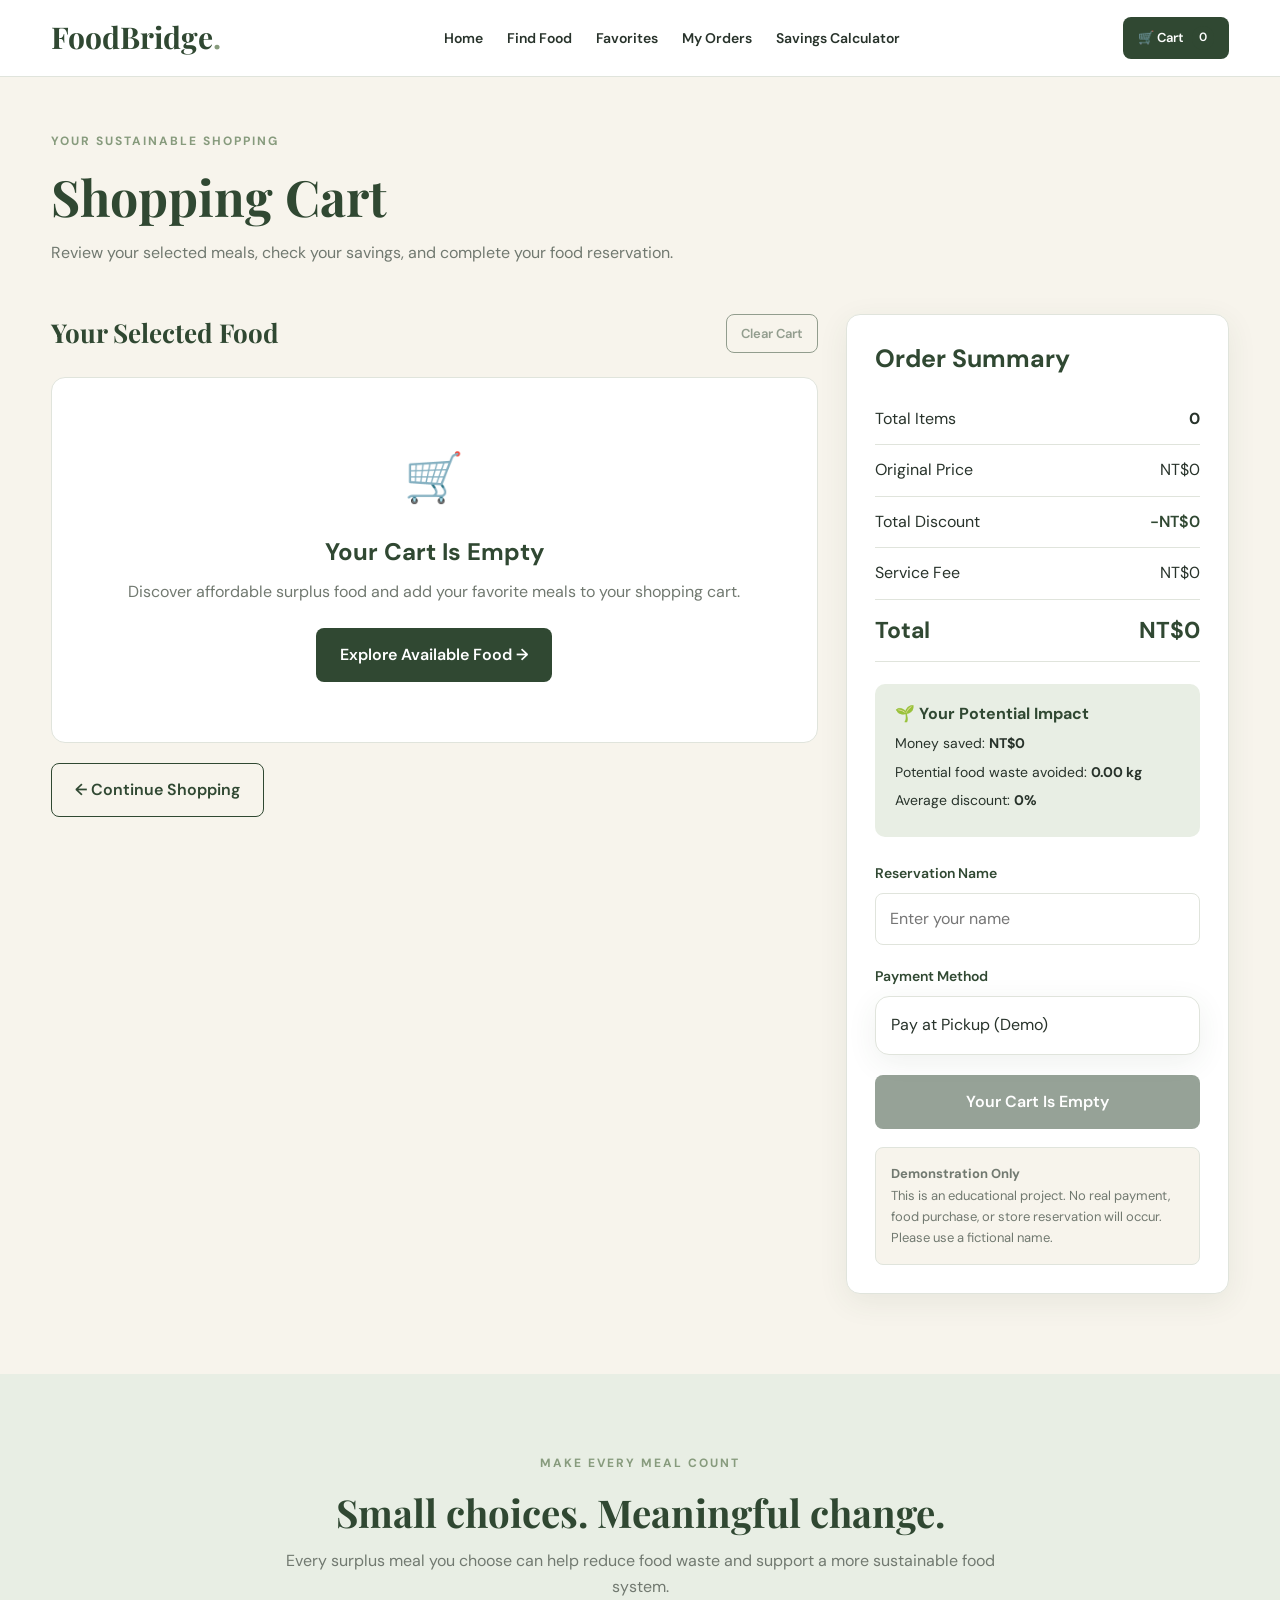
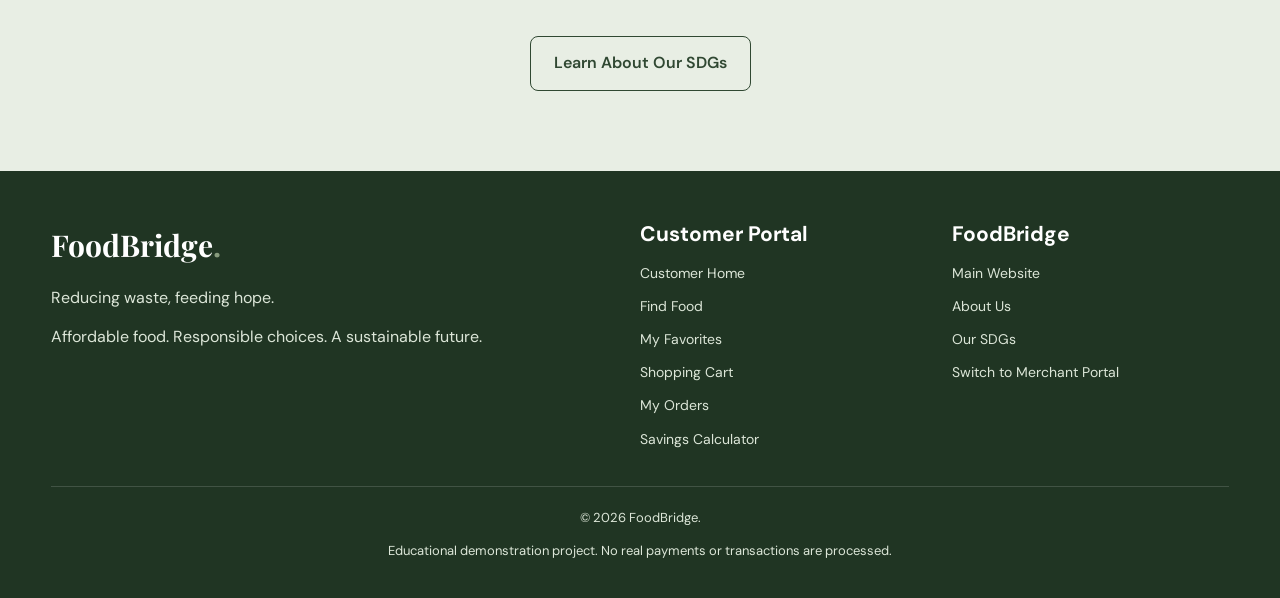
<file: customer/cart.html>
<!DOCTYPE html>
<html lang="en">
<head>

    <meta charset="UTF-8">

    <meta name="viewport"
          content="width=device-width, initial-scale=1.0">

    <title>Shopping Cart | FoodBridge</title>

    <link rel="stylesheet" href="../style-v2.css">

    <style>

        .cart-toolbar {
            display: flex;
            align-items: center;
            justify-content: space-between;
            flex-wrap: wrap;
            gap: 15px;
            margin-bottom: 24px;
        }

        .cart-toolbar h2 {
            font-size: 26px;
        }

        .cart-item-info h3 {
            margin-bottom: 8px;
        }

        .cart-item-info p {
            color: var(--muted);
            font-size: 14px;
            margin-bottom: 5px;
        }

        .cart-item-price {
            text-align: right;
            min-width: 95px;
        }

        .cart-item-price strong {
            color: var(--green);
            font-size: 23px;
        }

        .cart-original-price {
            color: var(--muted);
            text-decoration: line-through;
            font-size: 14px;
        }

        .remove-btn {
            background: none;
            border: none;
            color: var(--red);
            font-size: 13px;
            text-decoration: underline;
            margin-top: 10px;
        }

        .cart-warning {
            color: var(--red) !important;
            font-weight: 600;
        }

        .order-summary {
            position: sticky;
            top: 100px;
        }

        .order-summary h3 {
            font-size: 25px;
            margin-bottom: 20px;
        }

        .checkout-form {
            margin-top: 25px;
        }

        .impact-box {
            background: var(--green-light);
            border-radius: 10px;
            padding: 20px;
            margin-top: 22px;
        }

        .impact-box h4 {
            margin-bottom: 8px;
        }

        .impact-box p {
            font-size: 14px;
            margin-bottom: 5px;
        }

        .demo-notice {
            background: #f7f4ec;
            border: 1px solid var(--border);
            border-radius: 8px;
            padding: 15px;
            color: var(--muted);
            font-size: 13px;
            margin-top: 18px;
        }

        .success-panel {
            max-width: 760px;
            margin: 0 auto 40px;
            background: white;
            border: 1px solid var(--border);
            border-radius: 18px;
            padding: 45px;
            text-align: center;
            box-shadow: var(--shadow);
        }

        .success-icon {
            width: 85px;
            height: 85px;
            border-radius: 50%;
            background: var(--green-light);
            color: var(--green);
            display: flex;
            align-items: center;
            justify-content: center;
            font-size: 45px;
            margin: 0 auto 25px;
        }

        .success-panel h2 {
            margin-bottom: 15px;
        }

        .reservation-number {
            background: var(--green-light);
            border-radius: 10px;
            padding: 20px;
            margin: 25px 0;
        }

        .reservation-number strong {
            display: block;
            color: var(--green);
            font-size: 25px;
            overflow-wrap: anywhere;
        }

        .pickup-list {
            text-align: left;
            margin: 25px 0;
        }

        .pickup-entry {
            padding: 16px 0;
            border-bottom: 1px solid var(--border);
        }

        .pickup-entry p {
            margin-bottom: 4px;
            color: var(--muted);
            font-size: 14px;
        }

        .success-actions {
            display: flex;
            justify-content: center;
            flex-wrap: wrap;
            gap: 12px;
            margin-top: 25px;
        }

        @media (max-width: 760px) {

            .order-summary {
                position: static;
            }

            .cart-item-price {
                text-align: left;
                width: 100%;
            }

            .success-panel {
                padding: 25px;
            }

        }

    </style>

</head>

<body>

    <!-- Customer Navigation -->

    <header class="site-header">

        <div class="container navbar">

            <a href="../index.html" class="logo">
                FoodBridge<span>.</span>
            </a>

            <nav aria-label="Customer navigation">

                <ul class="nav-links">

                    <li>
                        <a href="index.html">Home</a>
                    </li>

                    <li>
                        <a href="food.html">Find Food</a>
                    </li>

                    <li>
                        <a href="favorites.html">
                            Favorites
                        </a>
                    </li>

                    <li>
                        <a href="orders.html">
                            My Orders
                        </a>
                    </li>

                    <li>
                        <a href="calculator.html">
                            Savings Calculator
                        </a>
                    </li>

                </ul>

            </nav>

            <div class="nav-actions">

                <a href="cart.html"
                   class="btn btn-primary btn-small"
                   aria-current="page">

                    🛒 Cart

                    <span class="cart-count"
                          id="cartCount">0</span>

                </a>

            </div>

        </div>

    </header>


    <main>

        <!-- Page Heading -->

        <section class="page-header">

            <div class="container">

                <div class="eyebrow">
                    Your Sustainable Shopping
                </div>

                <h1>Shopping Cart</h1>

                <p>
                    Review your selected meals,
                    check your savings, and complete
                    your food reservation.
                </p>

            </div>

        </section>


        <!-- Shopping Cart Section -->

        <section class="container"
                 style="padding-bottom: 80px;">

            <div id="successPanel"
                 class="success-panel"
                 hidden>

                <!-- Reservation confirmation -->

            </div>


            <div id="cartMessage"
                 class="message"
                 role="status"
                 hidden>
            </div>


            <div class="cart-layout"
                 id="cartLayout">

                <!-- Selected Food -->

                <div>

                    <div class="cart-toolbar">

                        <h2>
                            Your Selected Food
                        </h2>

                        <button type="button"
                                class="btn btn-outline btn-small"
                                id="clearCart">

                            Clear Cart

                        </button>

                    </div>

                    <div id="cartItems">

                        <!-- Generated by JavaScript -->

                    </div>

                    <a href="food.html"
                       class="btn btn-outline"
                       style="margin-top: 20px;">

                        ← Continue Shopping

                    </a>

                </div>


                <!-- Order Summary -->

                <aside class="order-summary">

                    <h3>Order Summary</h3>

                    <div class="summary-row">

                        <span>Total Items</span>

                        <strong id="totalQuantity">0</strong>

                    </div>

                    <div class="summary-row">

                        <span>Original Price</span>

                        <span id="originalTotal">
                            NT$0
                        </span>

                    </div>

                    <div class="summary-row">

                        <span>Total Discount</span>

                        <span class="savings-text"
                              id="discountTotal">

                            -NT$0

                        </span>

                    </div>

                    <div class="summary-row">

                        <span>Service Fee</span>

                        <span>NT$0</span>

                    </div>

                    <div class="summary-row summary-total">

                        <span>Total</span>

                        <span id="finalTotal">
                            NT$0
                        </span>

                    </div>


                    <!-- Savings -->

                    <div class="impact-box">

                        <h4>🌱 Your Potential Impact</h4>

                        <p>

                            Money saved:

                            <strong id="moneySaved">
                                NT$0
                            </strong>

                        </p>

                        <p>

                            Potential food waste avoided:

                            <strong id="wasteSaved">
                                0 kg
                            </strong>

                        </p>

                        <p>

                            Average discount:

                            <strong id="averageDiscount">
                                0%
                            </strong>

                        </p>

                    </div>


                    <!-- Checkout Form -->

                    <form id="checkoutForm"
                          class="checkout-form">

                        <div class="form-group">

                            <label for="customerName">

                                Reservation Name

                            </label>

                            <input
                                type="text"
                                id="customerName"
                                maxlength="60"
                                placeholder="Enter your name"
                                required>

                        </div>

                        <div class="form-group">

                            <label>

                                Payment Method

                            </label>

                            <div class="card"
                                 style="padding: 15px;">

                                Pay at Pickup (Demo)

                            </div>

                        </div>

                        <button type="submit"
                                id="reserveButton"
                                class="btn btn-primary btn-block">

                            Confirm Reservation →

                        </button>

                    </form>


                    <div class="demo-notice">

                        <strong>Demonstration Only</strong>

                        <br>

                        This is an educational project.
                        No real payment, food purchase,
                        or store reservation will occur.
                        Please use a fictional name.

                    </div>

                </aside>

            </div>

        </section>


        <!-- Sustainability Section -->

        <section class="section section-green">

            <div class="container center">

                <div class="section-heading center">

                    <div class="eyebrow">
                        Make Every Meal Count
                    </div>

                    <h2>
                        Small choices. Meaningful change.
                    </h2>

                    <p>
                        Every surplus meal you choose
                        can help reduce food waste
                        and support a more sustainable
                        food system.
                    </p>

                </div>

                <a href="../index.html#sdgs"
                   class="btn btn-outline">

                    Learn About Our SDGs

                </a>

            </div>

        </section>

    </main>


    <!-- Footer -->

    <footer class="site-footer">

        <div class="container">

            <div class="footer-grid">

                <div>

                    <a href="../index.html"
                       class="logo">

                        FoodBridge<span>.</span>

                    </a>

                    <p style="margin-top: 15px;">
                        Reducing waste, feeding hope.
                    </p>

                    <p>
                        Affordable food.
                        Responsible choices.
                        A sustainable future.
                    </p>

                </div>

                <div>

                    <h3>Customer Portal</h3>

                    <div class="footer-links">

                        <a href="index.html">
                            Customer Home
                        </a>

                        <a href="food.html">
                            Find Food
                        </a>

                        <a href="favorites.html">
                            My Favorites
                        </a>

                        <a href="cart.html">
                            Shopping Cart
                        </a>

                        <a href="orders.html">
                            My Orders
                        </a>

                        <a href="calculator.html">
                            Savings Calculator
                        </a>

                    </div>

                </div>

                <div>

                    <h3>FoodBridge</h3>

                    <div class="footer-links">

                        <a href="../index.html">
                            Main Website
                        </a>

                        <a href="../index.html#about">
                            About Us
                        </a>

                        <a href="../index.html#sdgs">
                            Our SDGs
                        </a>

                        <a href="../merchant/index.html">
                            Switch to Merchant Portal
                        </a>

                    </div>

                </div>

            </div>

            <div class="footer-bottom">

                <p>© 2026 FoodBridge.</p>

                <p>
                    Educational demonstration project.
                    No real payments or transactions
                    are processed.
                </p>

            </div>

        </div>

    </footer>


    <!-- Shared Database -->

    <script src="../database.js"></script>


    <!-- Shopping Cart Functions -->

    <script>

        const db = window.FoodBridgeDB;

        const cartItems =
            document.getElementById("cartItems");

        const reserveButton =
            document.getElementById("reserveButton");

        const clearCartButton =
            document.getElementById("clearCart");

        const checkoutForm =
            document.getElementById("checkoutForm");

        const customerNameInput =
            document.getElementById("customerName");

        let submitting = false;


        // Utility Functions

        function escapeHTML(value) {

            return String(value ?? "").replace(
                /[&<>"']/g,
                character => ({
                    "&": "&amp;",
                    "<": "&lt;",
                    ">": "&gt;",
                    '"': "&quot;",
                    "'": "&#39;"
                })[character]
            );

        }


        function formatMoney(value) {

            return "NT$" +
                Number(value).toLocaleString("en-US");

        }


        function getImagePath(image) {

            const value =
                String(image || "bakery.jpg");

            if (/^https?:\/\//i.test(value)) {
                return value;
            }

            if (
                /^data:image\/(png|jpeg|webp|gif);base64,/i
                    .test(value)
            ) {
                return value;
            }

            return "../" + value.replace(/^\/+/, "");

        }


        // Display Shopping Cart

        function displayCart() {

            const cart = db.getCart();

            clearCartButton.disabled =
                cart.length === 0;


            // Empty Cart

            if (cart.length === 0) {

                cartItems.innerHTML = `

                    <div class="empty-state">

                        <div class="empty-icon">
                            🛒
                        </div>

                        <h3>Your Cart Is Empty</h3>

                        <p>
                            Discover affordable surplus food
                            and add your favorite meals
                            to your shopping cart.
                        </p>

                        <a href="food.html"
                           class="btn btn-primary">

                            Explore Available Food →

                        </a>

                    </div>

                `;

                updateSummary();

                return;

            }


            // Render Cart Items

            cartItems.innerHTML = cart.map(item => {

                const food = item.food;

                const quantity = item.quantity;

                const subtotal =
                    food.price * quantity;

                const originalSubtotal =
                    food.originalPrice * quantity;

                const savings =
                    originalSubtotal - subtotal;

                const available =
                    food.active && food.stock >= quantity;

                const canIncrease =
                    food.active && quantity < food.stock;


                return `

                    <article class="cart-item">

                        <img
                            src="${escapeHTML(
                                getImagePath(food.image)
                            )}"
                            alt="${escapeHTML(food.name)}">


                        <div class="cart-item-info">

                            <h3>
                                ${escapeHTML(food.name)}
                            </h3>

                            <p>
                                🏪 ${escapeHTML(food.store)}
                            </p>

                            <p>
                                📍 ${escapeHTML(food.region)}
                            </p>

                            <p>
                                🕒 ${escapeHTML(food.pickup)}
                            </p>

                            <p>
                                ${formatMoney(food.price)}
                                per item
                            </p>


                            ${!available ? `

                                <p class="cart-warning">

                                    ${!food.active
                                        ? "This item is unavailable."
                                        : "Only " + food.stock +
                                          " item(s) available."}

                                </p>

                            ` : `

                                <p>
                                    ${food.stock} in stock
                                </p>

                            `}


                            <!-- Quantity Control -->

                            <div class="quantity-control">

                                <button
                                    type="button"
                                    aria-label="Decrease quantity"
                                    onclick="changeQuantity(
                                        ${Number(food.id)}, -1
                                    )">

                                    −

                                </button>

                                <strong>
                                    ${quantity}
                                </strong>

                                <button
                                    type="button"
                                    aria-label="Increase quantity"
                                    onclick="changeQuantity(
                                        ${Number(food.id)}, 1
                                    )"
                                    ${canIncrease
                                        ? ""
                                        : "disabled"}>

                                    +

                                </button>

                            </div>

                        </div>


                        <!-- Item Subtotal -->

                        <div class="cart-item-price">

                            <div class="cart-original-price">

                                ${formatMoney(originalSubtotal)}

                            </div>

                            <strong>

                                ${formatMoney(subtotal)}

                            </strong>

                            <p class="savings-text"
                               style="font-size: 12px;">

                                Save ${formatMoney(savings)}

                            </p>

                            <button
                                type="button"
                                class="remove-btn"
                                onclick="removeItem(
                                    ${Number(food.id)}
                                )">

                                Remove

                            </button>

                        </div>

                    </article>

                `;

            }).join("");


            // Image Fallback

            cartItems.querySelectorAll("img")
                .forEach(img => {

                    img.addEventListener("error", () => {

                        if (!img.dataset.fallback) {

                            img.dataset.fallback = "true";

                            img.src = "../bakery.jpg";

                        }

                    });

                });


            updateSummary();

        }


        // Update Quantity

        function changeQuantity(id, change) {

            const item = db.getCart().find(
                entry => entry.foodId === id
            );

            if (!item) {
                return;
            }

            const newQuantity =
                item.quantity + change;


            if (newQuantity <= 0) {

                removeItem(id);

                return;

            }


            const updated =
                db.updateCartQuantity(
                    id,
                    newQuantity
                );

            if (!updated) {

                showMessage(
                    "Unable to update quantity. " +
                    "Please check available stock.",
                    true
                );

            } else {

                hideMessage();

            }

            displayCart();

        }


        // Remove Item

        function removeItem(id) {

            db.removeFromCart(id);

            showMessage(
                "Item removed from your cart."
            );

            displayCart();

        }


        // Clear Shopping Cart

        function clearAllItems() {

            if (db.getCart().length === 0) {
                return;
            }

            const confirmed = window.confirm(

                "Are you sure you want to remove " +
                "all items from your cart?"

            );

            if (!confirmed) {
                return;
            }

            db.clearCart();

            showMessage(
                "Your shopping cart has been cleared."
            );

            displayCart();

        }


        // Update Order Summary

        function updateSummary() {

            const totals = db.getCartTotals();

            const cart = db.getCart();

            const averageDiscount =
                totals.originalTotal > 0

                    ? Math.round(
                        totals.savings /
                        totals.originalTotal * 100
                    )

                    : 0;


            document.getElementById(
                "cartCount"
            ).textContent = totals.quantity;


            document.getElementById(
                "totalQuantity"
            ).textContent = totals.quantity;


            document.getElementById(
                "originalTotal"
            ).textContent =
                formatMoney(totals.originalTotal);


            document.getElementById(
                "discountTotal"
            ).textContent =
                "-" + formatMoney(totals.savings);


            document.getElementById(
                "finalTotal"
            ).textContent =
                formatMoney(totals.total);


            document.getElementById(
                "moneySaved"
            ).textContent =
                formatMoney(totals.savings);


            document.getElementById(
                "wasteSaved"
            ).textContent =
                totals.waste.toFixed(2) + " kg";


            document.getElementById(
                "averageDiscount"
            ).textContent =
                averageDiscount + "%";


            // Validate Availability

            const hasUnavailableItems =
                cart.some(item =>

                    !item.food.active ||
                    item.food.stock < item.quantity

                );


            reserveButton.disabled =

                cart.length === 0 ||
                hasUnavailableItems ||
                submitting;


            if (cart.length === 0) {

                reserveButton.textContent =
                    "Your Cart Is Empty";

            } else if (hasUnavailableItems) {

                reserveButton.textContent =
                    "Check Item Availability";

            } else if (submitting) {

                reserveButton.textContent =
                    "Processing...";

            } else {

                reserveButton.textContent =
                    "Confirm Reservation →";

            }

        }


        // Checkout and Reservation

        function completeReservation(event) {

            event.preventDefault();

            if (submitting) {
                return;
            }

            const customerName =
                customerNameInput.value.trim();

            if (!customerName) {

                showMessage(
                    "Please enter a reservation name.",
                    true
                );

                customerNameInput.focus();

                return;

            }


            const totals = db.getCartTotals();

            if (totals.quantity === 0) {

                showMessage(
                    "Your cart is empty.",
                    true
                );

                return;

            }


            const confirmed = window.confirm(

                "Confirm your FoodBridge reservation?\n\n" +

                "Reservation Name: " +
                customerName + "\n" +

                "Total Items: " +
                totals.quantity + "\n" +

                "Total Amount: " +
                formatMoney(totals.total) + "\n" +

                "Total Savings: " +
                formatMoney(totals.savings) + "\n\n" +

                "This is a demonstration only. " +
                "No real payment will be processed."

            );


            if (!confirmed) {
                return;
            }


            submitting = true;

            updateSummary();


            try {

                // Create Order and Deduct Inventory

                const result =
                    db.createOrder(customerName);


                if (!result.success) {

                    showMessage(
                        result.message ||
                        "Unable to complete reservation.",
                        true
                    );

                    displayCart();

                    return;

                }


                // Show Successful Reservation

                checkoutForm.reset();

                displayCart();

                showSuccess(result.order);


            } catch (error) {

                console.error(error);

                showMessage(

                    "Unable to save your reservation. " +
                    "Please try again.",

                    true

                );

            } finally {

                submitting = false;

                updateSummary();

            }

        }


        // Reservation Success Screen

        function showSuccess(order) {

            const successPanel =
                document.getElementById("successPanel");

            const cartLayout =
                document.getElementById("cartLayout");

            const totalQuantity =
                order.items.reduce(

                    (sum, item) =>
                        sum + item.quantity,

                    0

                );

            const totalWaste =
                order.items.reduce(

                    (sum, item) =>
                        sum + item.weight * item.quantity,

                    0

                );


            const pickupDetails =
                order.items.map(item => `

                    <div class="pickup-entry">

                        <h4>

                            ${escapeHTML(item.name)}
                            × ${item.quantity}

                        </h4>

                        <p>

                            Store:
                            ${escapeHTML(item.store)}

                        </p>

                        <p>

                            Pickup:
                            ${escapeHTML(item.pickup)}

                        </p>

                        <p>

                            Status:
                            ${escapeHTML(item.status)}

                        </p>

                    </div>

                `).join("");


            successPanel.innerHTML = `

                <div class="success-icon">

                    ✓

                </div>

                <div class="eyebrow">

                    Reservation Successful

                </div>

                <h2>

                    Thank You for Choosing FoodBridge!

                </h2>

                <p>

                    Your demonstration reservation
                    has been successfully created.

                </p>


                <div class="reservation-number">

                    Reservation Number

                    <strong>

                        ${escapeHTML(order.id)}

                    </strong>

                </div>


                <div class="summary-row">

                    <span>Reservation Name</span>

                    <strong>

                        ${escapeHTML(order.customerName)}

                    </strong>

                </div>


                <div class="summary-row">

                    <span>Total Items</span>

                    <strong>

                        ${totalQuantity}

                    </strong>

                </div>


                <div class="summary-row">

                    <span>Total Amount</span>

                    <strong>

                        ${formatMoney(order.total)}

                    </strong>

                </div>


                <div class="summary-row">

                    <span>Potential Money Saved</span>

                    <strong class="savings-text">

                        ${formatMoney(order.savings)}

                    </strong>

                </div>


                <div class="summary-row">

                    <span>Potential Food Waste Avoided</span>

                    <strong class="savings-text">

                        ${totalWaste.toFixed(2)} kg

                    </strong>

                </div>


                <div class="pickup-list">

                    <h3>Pickup Information</h3>

                    ${pickupDetails}

                </div>


                <div class="demo-notice">

                    Your reservation is pending confirmation.
                    This is a demonstration and does not
                    create a real food order.

                </div>


                <div class="success-actions">

                    <a href="orders.html"
                       class="btn btn-primary">

                        View My Orders →

                    </a>

                    <a href="food.html"
                       class="btn btn-outline">

                        Continue Shopping

                    </a>

                </div>

            `;


            hideMessage();

            cartLayout.hidden = true;

            successPanel.hidden = false;

            window.scrollTo({

                top: 0,

                behavior: "smooth"

            });

        }


        // Notifications

        function showMessage(message, isError = false) {

            const element =
                document.getElementById("cartMessage");

            element.textContent = message;

            element.className =
                isError ? "message error" : "message";

            element.hidden = false;

        }


        function hideMessage() {

            document.getElementById(
                "cartMessage"
            ).hidden = true;

        }


        // Event Listeners

        clearCartButton.addEventListener(

            "click",

            clearAllItems

        );


        checkoutForm.addEventListener(

            "submit",

            completeReservation

        );


        // Refresh Shared Data

        function refreshPage() {

            const cartLayout =
                document.getElementById("cartLayout");

            const successPanel =
                document.getElementById("successPanel");

            if (
                !successPanel.hidden &&
                db.getCart().length > 0
            ) {

                successPanel.hidden = true;

                cartLayout.hidden = false;

            }

            displayCart();

        }


        window.addEventListener(

            "storage",

            refreshPage

        );


        window.addEventListener(

            "pageshow",

            refreshPage

        );


        // Initialize Shopping Cart

        refreshPage();

    </script>

</body>
</html>
</file>
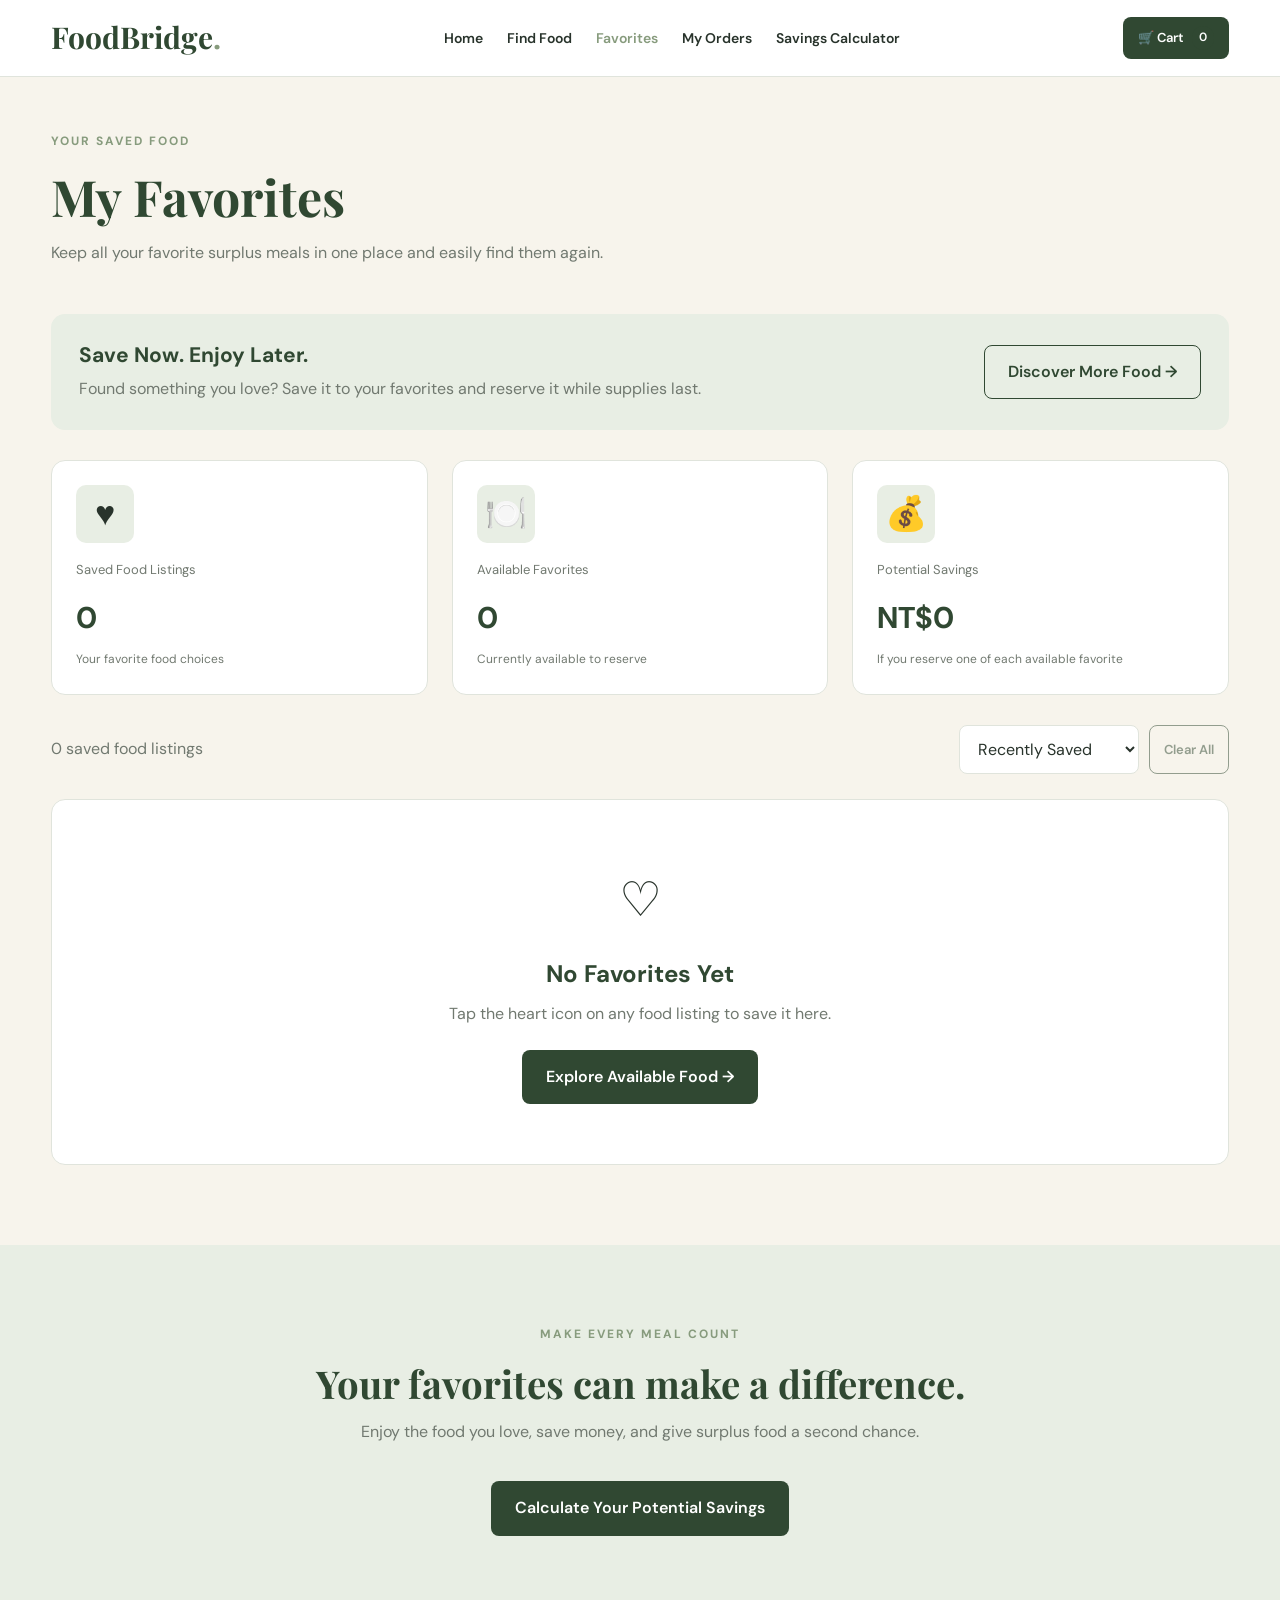
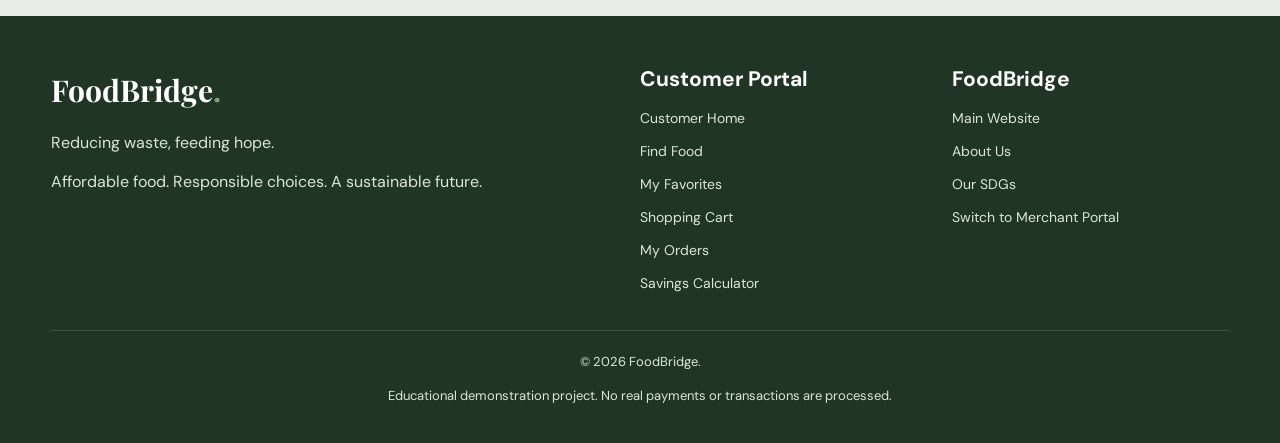
<file: customer/favorites.html>
<!DOCTYPE html>
<html lang="en">
<head>

    <meta charset="UTF-8">

    <meta name="viewport"
          content="width=device-width, initial-scale=1.0">

    <title>My Favorites | FoodBridge</title>

    <link rel="stylesheet" href="../style-v2.css">

    <style>

        .favorites-banner {
            background: var(--green-light);
            padding: 28px;
            border-radius: 14px;
            margin-bottom: 30px;
            display: flex;
            align-items: center;
            justify-content: space-between;
            gap: 20px;
        }

        .favorites-banner h3 {
            margin-bottom: 8px;
        }

        .favorites-banner p {
            color: var(--muted);
            margin-bottom: 0;
        }

        .favorites-toolbar {
            display: flex;
            justify-content: space-between;
            align-items: center;
            flex-wrap: wrap;
            gap: 15px;
            margin-bottom: 25px;
        }

        .favorites-toolbar select {
            width: auto;
            min-width: 180px;
        }

        .favorite-summary {
            color: var(--muted);
        }

        .favorite-summary strong {
            color: var(--green);
        }

        .food-card {
            display: flex;
            flex-direction: column;
        }

        .food-content {
            flex: 1;
            display: flex;
            flex-direction: column;
        }

        .food-content .food-actions {
            margin-top: auto;
        }

        .saving-note {
            color: var(--green) !important;
            font-weight: 600;
            margin-bottom: 18px !important;
        }

        .quantity-select {
            width: 75px;
            flex-shrink: 0;
        }

        .food-actions {
            align-items: center;
        }

        .unavailable {
            background: #fae9e7;
            color: var(--red);
        }

        .remove-link {
            background: none;
            border: none;
            color: var(--muted);
            text-decoration: underline;
            font-size: 13px;
            margin-top: 15px;
        }

        .remove-link:hover {
            color: var(--red);
        }

        @media (max-width: 760px) {

            .favorites-banner {
                flex-direction: column;
                align-items: flex-start;
            }

            .favorites-toolbar select {
                width: 100%;
            }

        }

    </style>

</head>

<body>

    <!-- Customer Navigation -->

    <header class="site-header">

        <div class="container navbar">

            <a href="../index.html" class="logo">
                FoodBridge<span>.</span>
            </a>

            <nav aria-label="Customer navigation">

                <ul class="nav-links">

                    <li>
                        <a href="index.html">Home</a>
                    </li>

                    <li>
                        <a href="food.html">Find Food</a>
                    </li>

                    <li>
                        <a href="favorites.html"
                           class="active">

                            Favorites

                        </a>
                    </li>

                    <li>
                        <a href="orders.html">
                            My Orders
                        </a>
                    </li>

                    <li>
                        <a href="calculator.html">
                            Savings Calculator
                        </a>
                    </li>

                </ul>

            </nav>

            <div class="nav-actions">

                <a href="cart.html"
                   class="btn btn-primary btn-small">

                    🛒 Cart

                    <span class="cart-count"
                          id="cartCount">0</span>

                </a>

            </div>

        </div>

    </header>


    <main>

        <!-- Page Heading -->

        <section class="page-header">

            <div class="container">

                <div class="eyebrow">
                    Your Saved Food
                </div>

                <h1>My Favorites</h1>

                <p>
                    Keep all your favorite surplus meals
                    in one place and easily find them again.
                </p>

            </div>

        </section>


        <!-- Favorites Section -->

        <section class="container"
                 style="padding-bottom: 80px;">

            <div class="favorites-banner">

                <div>

                    <h3>Save Now. Enjoy Later.</h3>

                    <p>
                        Found something you love?
                        Save it to your favorites and
                        reserve it while supplies last.
                    </p>

                </div>

                <a href="food.html"
                   class="btn btn-outline">

                    Discover More Food →

                </a>

            </div>


            <!-- Statistics -->

            <div class="grid-3"
                 style="margin-bottom: 30px;">

                <article class="stat-card">

                    <div class="feature-icon">♥</div>

                    <div class="stat-label">
                        Saved Food Listings
                    </div>

                    <div class="stat-value"
                         id="favoriteCount">0</div>

                    <div class="stat-note">
                        Your favorite food choices
                    </div>

                </article>


                <article class="stat-card">

                    <div class="feature-icon">🍽️</div>

                    <div class="stat-label">
                        Available Favorites
                    </div>

                    <div class="stat-value"
                         id="availableCount">0</div>

                    <div class="stat-note">
                        Currently available to reserve
                    </div>

                </article>


                <article class="stat-card">

                    <div class="feature-icon">💰</div>

                    <div class="stat-label">
                        Potential Savings
                    </div>

                    <div class="stat-value"
                         id="potentialSavings">NT$0</div>

                    <div class="stat-note">
                        If you reserve one of each
                        available favorite
                    </div>

                </article>

            </div>


            <!-- Sorting and Management -->

            <div class="favorites-toolbar">

                <div class="favorite-summary"
                     id="favoritesSummary"
                     aria-live="polite">

                    Loading your favorites...

                </div>

                <div style="display: flex;
                            gap: 10px;
                            flex-wrap: wrap;">

                    <select id="sortFilter"
                            aria-label="Sort favorites">

                        <option value="default">
                            Recently Saved
                        </option>

                        <option value="price-low">
                            Price: Low to High
                        </option>

                        <option value="price-high">
                            Price: High to Low
                        </option>

                        <option value="discount">
                            Highest Discount
                        </option>

                        <option value="available">
                            Available First
                        </option>

                    </select>

                    <button type="button"
                            class="btn btn-outline btn-small"
                            id="clearFavorites">

                        Clear All

                    </button>

                </div>

            </div>


            <!-- Favorite Food Cards -->

            <div class="food-grid"
                 id="favoritesList">

                <!-- Generated by JavaScript -->

            </div>

        </section>


        <!-- Sustainability Section -->

        <section class="section section-green">

            <div class="container center">

                <div class="section-heading center">

                    <div class="eyebrow">
                        Make Every Meal Count
                    </div>

                    <h2>
                        Your favorites can make a difference.
                    </h2>

                    <p>
                        Enjoy the food you love,
                        save money, and give surplus food
                        a second chance.
                    </p>

                </div>

                <a href="calculator.html"
                   class="btn btn-primary">

                    Calculate Your Potential Savings

                </a>

            </div>

        </section>

    </main>


    <!-- Footer -->

    <footer class="site-footer">

        <div class="container">

            <div class="footer-grid">

                <div>

                    <a href="../index.html"
                       class="logo">

                        FoodBridge<span>.</span>

                    </a>

                    <p style="margin-top: 15px;">
                        Reducing waste, feeding hope.
                    </p>

                    <p>
                        Affordable food.
                        Responsible choices.
                        A sustainable future.
                    </p>

                </div>

                <div>

                    <h3>Customer Portal</h3>

                    <div class="footer-links">

                        <a href="index.html">
                            Customer Home
                        </a>

                        <a href="food.html">
                            Find Food
                        </a>

                        <a href="favorites.html">
                            My Favorites
                        </a>

                        <a href="cart.html">
                            Shopping Cart
                        </a>

                        <a href="orders.html">
                            My Orders
                        </a>

                        <a href="calculator.html">
                            Savings Calculator
                        </a>

                    </div>

                </div>

                <div>

                    <h3>FoodBridge</h3>

                    <div class="footer-links">

                        <a href="../index.html">
                            Main Website
                        </a>

                        <a href="../index.html#about">
                            About Us
                        </a>

                        <a href="../index.html#sdgs">
                            Our SDGs
                        </a>

                        <a href="../merchant/index.html">
                            Switch to Merchant Portal
                        </a>

                    </div>

                </div>

            </div>

            <div class="footer-bottom">

                <p>© 2026 FoodBridge.</p>

                <p>
                    Educational demonstration project.
                    No real payments or transactions
                    are processed.
                </p>

            </div>

        </div>

    </footer>


    <!-- Shared Database -->

    <script src="../database.js"></script>


    <!-- Favorites Functions -->

    <script>

        const db = window.FoodBridgeDB;

        const favoritesList =
            document.getElementById("favoritesList");

        const sortFilter =
            document.getElementById("sortFilter");

        const clearButton =
            document.getElementById("clearFavorites");


        // Utility Functions

        function escapeHTML(value) {

            return String(value ?? "").replace(
                /[&<>"']/g,
                character => ({
                    "&": "&amp;",
                    "<": "&lt;",
                    ">": "&gt;",
                    '"': "&quot;",
                    "'": "&#39;"
                })[character]
            );

        }


        function formatMoney(value) {

            return "NT$" +
                Number(value).toLocaleString("en-US");

        }


        function getImagePath(image) {

            const value =
                String(image || "bakery.jpg");

            if (/^https?:\/\//i.test(value)) {
                return value;
            }

            if (
                /^data:image\/(png|jpeg|webp|gif);base64,/i
                    .test(value)
            ) {
                return value;
            }

            return "../" + value.replace(/^\/+/, "");

        }


        function getDiscount(food) {

            if (food.originalPrice <= 0) {
                return 0;
            }

            return Math.round(
                (1 - food.price / food.originalPrice)
                * 100
            );

        }


        function isAvailable(food) {

            return food.active && food.stock > 0;

        }


        // Update Cart Counter

        function updateCartCount() {

            document.getElementById(
                "cartCount"
            ).textContent =
                db.getCartTotals().quantity;

        }


        // Retrieve Saved Food

        function getFavoriteFoods() {

            const favoriteIds =
                db.getFavorites();

            const foods =
                db.getFoods();

            return favoriteIds

                .map(id => foods.find(
                    food => food.id === id
                ))

                .filter(Boolean)

                .reverse();

        }


        // Update Statistics

        function updateStatistics(foods) {

            const availableFoods =
                foods.filter(isAvailable);

            const potentialSavings =
                availableFoods.reduce(

                    (sum, food) =>
                        sum +
                        food.originalPrice -
                        food.price,

                    0

                );

            document.getElementById(
                "favoriteCount"
            ).textContent = foods.length;

            document.getElementById(
                "availableCount"
            ).textContent = availableFoods.length;

            document.getElementById(
                "potentialSavings"
            ).textContent =
                formatMoney(potentialSavings);

            document.getElementById(
                "favoritesSummary"
            ).textContent =
                foods.length +
                (foods.length === 1
                    ? " saved food listing"
                    : " saved food listings");

            clearButton.disabled =
                foods.length === 0;

        }


        // Sort Favorite Food

        function sortFoods(foods) {

            switch (sortFilter.value) {

                case "price-low":

                    foods.sort(
                        (a, b) => a.price - b.price
                    );

                    break;


                case "price-high":

                    foods.sort(
                        (a, b) => b.price - a.price
                    );

                    break;


                case "discount":

                    foods.sort(
                        (a, b) =>
                            getDiscount(b) - getDiscount(a)
                    );

                    break;


                case "available":

                    foods.sort(
                        (a, b) =>
                            Number(isAvailable(b)) -
                            Number(isAvailable(a))
                    );

                    break;

            }

            return foods;

        }


        // Render Favorites

        function displayFavorites() {

            const foods =
                sortFoods(getFavoriteFoods());

            updateStatistics(foods);


            // Empty Favorites

            if (foods.length === 0) {

                favoritesList.innerHTML = `

                    <div class="empty-state">

                        <div class="empty-icon">
                            ♡
                        </div>

                        <h3>No Favorites Yet</h3>

                        <p>
                            Tap the heart icon on any food
                            listing to save it here.
                        </p>

                        <a href="food.html"
                           class="btn btn-primary">

                            Explore Available Food →

                        </a>

                    </div>

                `;

                return;

            }


            const cart = db.getCart();


            favoritesList.innerHTML = foods.map(food => {

                const available =
                    isAvailable(food);

                const cartItem = cart.find(
                    item => item.foodId === food.id
                );

                const inCart =
                    cartItem ? cartItem.quantity : 0;

                const remaining = available

                    ? Math.max(
                        0,
                        food.stock - inCart
                    )

                    : 0;


                const savings =
                    food.originalPrice - food.price;


                const quantityOptions = Array.from(

                    {
                        length: Math.min(remaining, 20)
                    },

                    (_, index) => `

                        <option value="${index + 1}">
                            ${index + 1}
                        </option>

                    `

                ).join("");


                return `

                    <article class="food-card">

                        <div class="food-image">

                            <img
                                src="${escapeHTML(
                                    getImagePath(food.image)
                                )}"
                                alt="${escapeHTML(food.name)}"
                                loading="lazy">

                            <button
                                type="button"
                                class="favorite-btn active"
                                aria-label="Remove from favorites"
                                aria-pressed="true"
                                onclick="removeFavorite(
                                    ${Number(food.id)}
                                )">

                                ♥

                            </button>

                        </div>


                        <div class="food-content">

                            <span
                                class="stock
                                    ${available
                                        ? ""
                                        : "unavailable"}"
                                style="align-self: flex-start;">

                                ${available
                                    ? food.stock + " available"
                                    : "Currently unavailable"}

                            </span>


                            <h3>
                                ${escapeHTML(food.name)}
                            </h3>


                            <p>
                                🏪 ${escapeHTML(food.store)}
                            </p>


                            <p>
                                📍 ${escapeHTML(food.region)}
                                · ${escapeHTML(food.category)}
                            </p>


                            <p>
                                🕒 ${escapeHTML(food.pickup)}
                            </p>


                            <p>
                                🌱 Estimated weight:
                                ${Number(food.weight).toFixed(2)}
                                kg per item
                            </p>


                            <div class="price-row">

                                <span class="price">

                                    ${formatMoney(food.price)}

                                </span>


                                <span class="original-price">

                                    ${formatMoney(
                                        food.originalPrice
                                    )}

                                </span>


                                <span class="discount-badge">

                                    ${getDiscount(food)}% OFF

                                </span>

                            </div>


                            <p class="saving-note">

                                You save ${formatMoney(savings)}
                                per item!

                            </p>


                            ${inCart > 0 ? `

                                <p class="form-note">

                                    ${inCart} already in your cart

                                </p>

                            ` : ""}


                            <div class="food-actions">

                                <select
                                    class="quantity-select"
                                    id="quantity-${food.id}"
                                    aria-label="Quantity"
                                    ${remaining === 0
                                        ? "disabled"
                                        : ""}>

                                    ${remaining > 0
                                        ? quantityOptions
                                        : '<option>0</option>'}

                                </select>


                                <button
                                    type="button"
                                    class="btn btn-primary"
                                    onclick="addFoodToCart(
                                        ${Number(food.id)}
                                    )"
                                    ${remaining === 0
                                        ? "disabled"
                                        : ""}>

                                    ${!available
                                        ? "Unavailable"
                                        : remaining === 0
                                            ? "Limit Reached"
                                            : "Add to Cart"}

                                </button>

                            </div>


                            <button
                                type="button"
                                class="remove-link"
                                onclick="removeFavorite(
                                    ${Number(food.id)}
                                )">

                                Remove from Favorites

                            </button>

                        </div>

                    </article>

                `;

            }).join("");


            // Image Fallback

            favoritesList.querySelectorAll("img")
                .forEach(img => {

                    img.addEventListener("error", () => {

                        if (!img.dataset.fallback) {

                            img.dataset.fallback = "true";

                            img.src = "../bakery.jpg";

                        }

                    });

                });

        }


        // Remove Favorite

        function removeFavorite(id) {

            if (db.isFavorite(id)) {

                db.toggleFavorite(id);

                showToast(
                    "Removed from your favorites."
                );

            }

            displayFavorites();

        }


        // Clear All Favorites

        function clearAllFavorites() {

            const favorites =
                db.getFavorites();

            if (favorites.length === 0) {
                return;
            }

            const confirmed = window.confirm(

                "Are you sure you want to remove " +
                "all saved food listings?"

            );

            if (!confirmed) {
                return;
            }

            favorites.forEach(id => {

                if (db.isFavorite(id)) {

                    db.toggleFavorite(id);

                }

            });

            showToast(
                "All favorites have been cleared."
            );

            displayFavorites();

        }


        // Add to Shopping Cart

        function addFoodToCart(id) {

            const quantitySelect =
                document.getElementById(
                    "quantity-" + id
                );

            const quantity =
                Number(quantitySelect.value);

            const result =
                db.addToCart(id, quantity);

            showToast(
                result.message,
                !result.success
            );

            updateCartCount();

            displayFavorites();

        }


        // Toast Notification

        let toastTimer;

        function showToast(message, isError = false) {

            const existing =
                document.querySelector(".toast");

            if (existing) {

                existing.remove();

            }

            clearTimeout(toastTimer);

            const toast =
                document.createElement("div");

            toast.className = "toast";

            toast.setAttribute("role", "status");

            toast.textContent = message;

            if (isError) {

                toast.style.background = "#b74b45";

            }

            document.body.appendChild(toast);

            toastTimer = setTimeout(() => {

                toast.remove();

            }, 3000);

        }


        // Event Listeners

        sortFilter.addEventListener(
            "change",
            displayFavorites
        );

        clearButton.addEventListener(
            "click",
            clearAllFavorites
        );


        // Refresh Shared Data

        function refreshPage() {

            updateCartCount();

            displayFavorites();

        }

        window.addEventListener(
            "storage",
            refreshPage
        );

        window.addEventListener(
            "pageshow",
            refreshPage
        );


        // Initialize

        refreshPage();

    </script>

</body>
</html>
</file>
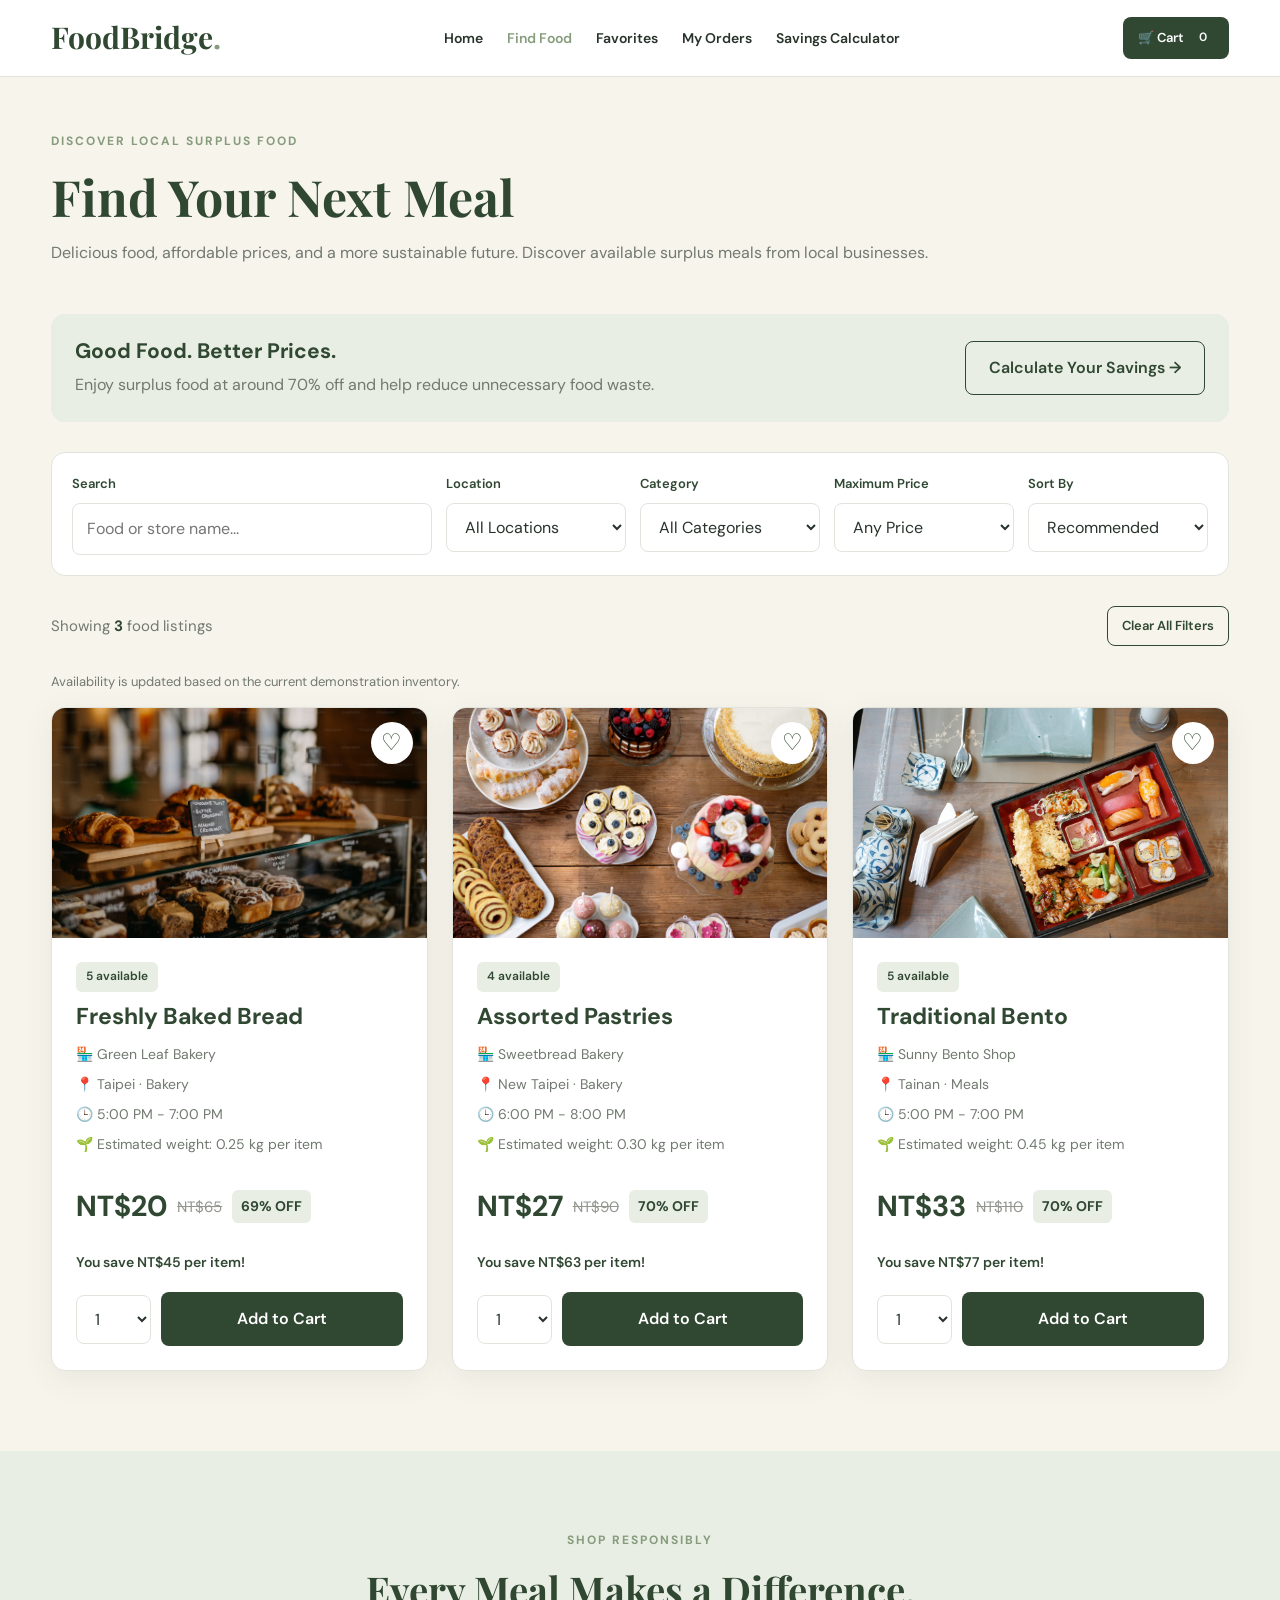
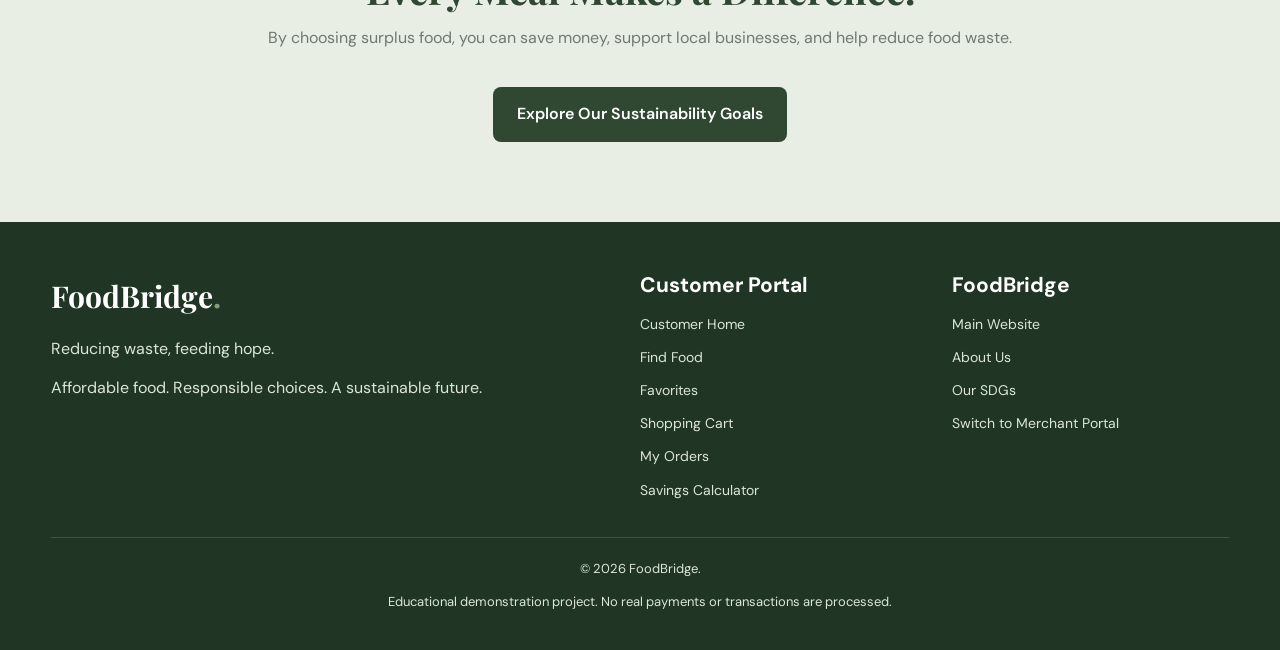
<file: customer/food.html>
<!DOCTYPE html>
<html lang="en">
<head>

    <meta charset="UTF-8">

    <meta name="viewport"
          content="width=device-width, initial-scale=1.0">

    <title>Find Food | FoodBridge</title>

    <link rel="stylesheet" href="../style-v2.css">

    <style>

        .filter-bar {
            grid-template-columns:
                2fr 1fr 1fr 1fr 1fr;
        }

        .filter-field label {
            display: block;
            font-size: 13px;
            font-weight: 600;
            color: var(--green);
            margin-bottom: 8px;
        }

        .results-toolbar {
            display: flex;
            align-items: center;
            justify-content: space-between;
            flex-wrap: wrap;
            gap: 15px;
            margin-bottom: 25px;
        }

        .results-count {
            color: var(--muted);
            font-size: 15px;
        }

        .results-count strong {
            color: var(--green);
        }

        .shopping-banner {
            background: var(--green-light);
            border-radius: 14px;
            padding: 24px;
            margin-bottom: 30px;
            display: flex;
            justify-content: space-between;
            align-items: center;
            gap: 20px;
        }

        .shopping-banner p {
            margin-bottom: 0;
            color: var(--muted);
        }

        .shopping-banner h3 {
            margin-bottom: 8px;
        }

        .saving-note {
            color: var(--green) !important;
            font-weight: 600;
            margin-bottom: 18px !important;
        }

        .food-card {
            display: flex;
            flex-direction: column;
        }

        .food-content {
            flex: 1;
            display: flex;
            flex-direction: column;
        }

        .food-content .food-actions {
            margin-top: auto;
        }

        .quantity-select {
            width: 75px;
            flex-shrink: 0;
        }

        .food-actions {
            align-items: center;
        }

        .filter-hint {
            font-size: 13px;
            color: var(--muted);
            margin-bottom: 15px;
        }

        @media (max-width: 1050px) {

            .filter-bar {
                grid-template-columns: 1fr 1fr;
            }

        }

        @media (max-width: 760px) {

            .filter-bar {
                grid-template-columns: 1fr;
            }

            .shopping-banner {
                flex-direction: column;
                align-items: flex-start;
            }

        }

    </style>

</head>

<body>

    <!-- Customer Navigation -->

    <header class="site-header">

        <div class="container navbar">

            <a href="../index.html" class="logo">
                FoodBridge<span>.</span>
            </a>

            <nav aria-label="Customer navigation">

                <ul class="nav-links">

                    <li>
                        <a href="index.html">Home</a>
                    </li>

                    <li>
                        <a href="food.html" class="active">
                            Find Food
                        </a>
                    </li>

                    <li>
                        <a href="favorites.html">
                            Favorites
                        </a>
                    </li>

                    <li>
                        <a href="orders.html">
                            My Orders
                        </a>
                    </li>

                    <li>
                        <a href="calculator.html">
                            Savings Calculator
                        </a>
                    </li>

                </ul>

            </nav>

            <div class="nav-actions">

                <a href="cart.html"
                   class="btn btn-primary btn-small">

                    🛒 Cart

                    <span class="cart-count"
                          id="cartCount">0</span>

                </a>

            </div>

        </div>

    </header>


    <main>

        <!-- Page Heading -->

        <section class="page-header">

            <div class="container">

                <div class="eyebrow">
                    Discover Local Surplus Food
                </div>

                <h1>Find Your Next Meal</h1>

                <p>
                    Delicious food, affordable prices,
                    and a more sustainable future.
                    Discover available surplus meals
                    from local businesses.
                </p>

            </div>

        </section>


        <!-- Shopping Area -->

        <section class="container"
                 style="padding-bottom: 80px;">

            <!-- Promotional Banner -->

            <div class="shopping-banner">

                <div>

                    <h3>Good Food. Better Prices.</h3>

                    <p>
                        Enjoy surplus food at around 70% off
                        and help reduce unnecessary food waste.
                    </p>

                </div>

                <a href="calculator.html"
                   class="btn btn-outline">

                    Calculate Your Savings →

                </a>

            </div>


            <!-- Search and Filters -->

            <div class="filter-bar">

                <!-- Keyword Search -->

                <div class="filter-field">

                    <label for="searchInput">
                        Search
                    </label>

                    <input type="search"
                           id="searchInput"
                           placeholder="Food or store name...">

                </div>


                <!-- Region Filter -->

                <div class="filter-field">

                    <label for="regionFilter">
                        Location
                    </label>

                    <select id="regionFilter">

                        <option value="">
                            All Locations
                        </option>

                    </select>

                </div>


                <!-- Category Filter -->

                <div class="filter-field">

                    <label for="categoryFilter">
                        Category
                    </label>

                    <select id="categoryFilter">

                        <option value="">
                            All Categories
                        </option>

                    </select>

                </div>


                <!-- Price Filter -->

                <div class="filter-field">

                    <label for="priceFilter">
                        Maximum Price
                    </label>

                    <select id="priceFilter">

                        <option value="">
                            Any Price
                        </option>

                        <option value="20">
                            NT$20 or less
                        </option>

                        <option value="30">
                            NT$30 or less
                        </option>

                        <option value="50">
                            NT$50 or less
                        </option>

                        <option value="100">
                            NT$100 or less
                        </option>

                    </select>

                </div>


                <!-- Sort -->

                <div class="filter-field">

                    <label for="sortFilter">
                        Sort By
                    </label>

                    <select id="sortFilter">

                        <option value="default">
                            Recommended
                        </option>

                        <option value="price-low">
                            Price: Low to High
                        </option>

                        <option value="price-high">
                            Price: High to Low
                        </option>

                        <option value="discount">
                            Highest Discount
                        </option>

                        <option value="stock">
                            Most Available
                        </option>

                        <option value="newest">
                            Newest Listings
                        </option>

                    </select>

                </div>

            </div>


            <!-- Results Toolbar -->

            <div class="results-toolbar">

                <div class="results-count"
                     id="resultsCount"
                     aria-live="polite">

                    Loading available food...

                </div>

                <button type="button"
                        class="btn btn-outline btn-small"
                        id="resetFilters">

                    Clear All Filters

                </button>

            </div>

            <p class="filter-hint">
                Availability is updated based on
                the current demonstration inventory.
            </p>


            <!-- Food Listings -->

            <div class="food-grid" id="foodList">

                <!-- Generated by JavaScript -->

            </div>

        </section>


        <!-- Sustainability Reminder -->

        <section class="section section-green">

            <div class="container center">

                <div class="section-heading center">

                    <div class="eyebrow">
                        Shop Responsibly
                    </div>

                    <h2>Every Meal Makes a Difference.</h2>

                    <p>
                        By choosing surplus food,
                        you can save money, support local
                        businesses, and help reduce food waste.
                    </p>

                </div>

                <a href="../index.html#sdgs"
                   class="btn btn-primary">

                    Explore Our Sustainability Goals

                </a>

            </div>

        </section>

    </main>


    <!-- Footer -->

    <footer class="site-footer">

        <div class="container">

            <div class="footer-grid">

                <div>

                    <a href="../index.html" class="logo">
                        FoodBridge<span>.</span>
                    </a>

                    <p style="margin-top: 15px;">
                        Reducing waste, feeding hope.
                    </p>

                    <p>
                        Affordable food.
                        Responsible choices.
                        A sustainable future.
                    </p>

                </div>

                <div>

                    <h3>Customer Portal</h3>

                    <div class="footer-links">

                        <a href="index.html">Customer Home</a>

                        <a href="food.html">Find Food</a>

                        <a href="favorites.html">Favorites</a>

                        <a href="cart.html">Shopping Cart</a>

                        <a href="orders.html">My Orders</a>

                        <a href="calculator.html">
                            Savings Calculator
                        </a>

                    </div>

                </div>

                <div>

                    <h3>FoodBridge</h3>

                    <div class="footer-links">

                        <a href="../index.html">
                            Main Website
                        </a>

                        <a href="../index.html#about">
                            About Us
                        </a>

                        <a href="../index.html#sdgs">
                            Our SDGs
                        </a>

                        <a href="../merchant/index.html">
                            Switch to Merchant Portal
                        </a>

                    </div>

                </div>

            </div>

            <div class="footer-bottom">

                <p>© 2026 FoodBridge.</p>

                <p>
                    Educational demonstration project.
                    No real payments or transactions
                    are processed.
                </p>

            </div>

        </div>

    </footer>


    <!-- Shared Database -->

    <script src="../database.js"></script>


    <!-- Food Search and Shopping Functions -->

    <script>

        const db = window.FoodBridgeDB;

        const searchInput =
            document.getElementById("searchInput");

        const regionFilter =
            document.getElementById("regionFilter");

        const categoryFilter =
            document.getElementById("categoryFilter");

        const priceFilter =
            document.getElementById("priceFilter");

        const sortFilter =
            document.getElementById("sortFilter");

        const foodList =
            document.getElementById("foodList");

        const resultsCount =
            document.getElementById("resultsCount");


        // Utility Functions

        function escapeHTML(value) {

            return String(value ?? "").replace(
                /[&<>"']/g,
                character => ({
                    "&": "&amp;",
                    "<": "&lt;",
                    ">": "&gt;",
                    '"': "&quot;",
                    "'": "&#39;"
                })[character]
            );

        }

        function formatMoney(value) {

            return "NT$" +
                Number(value).toLocaleString("en-US");

        }

        function getImagePath(image) {

            const value =
                String(image || "bakery.jpg");

            if (/^https?:\/\//i.test(value)) {

                return value;

            }

            if (
                /^data:image\/(png|jpeg|webp|gif);base64,/i
                    .test(value)
            ) {

                return value;

            }

            return "../" + value.replace(/^\/+/, "");

        }

        function getDiscount(food) {

            if (food.originalPrice <= 0) {
                return 0;
            }

            return Math.round(
                (1 - food.price / food.originalPrice) * 100
            );

        }


        // Cart Counter

        function updateCartCount() {

            document.getElementById(
                "cartCount"
            ).textContent =
                db.getCartTotals().quantity;

        }


        // Dynamic Filter Options

        function updateFilterOptions() {

            const foods = db.getFoods().filter(
                food => food.active
            );

            const selectedRegion =
                regionFilter.value;

            const selectedCategory =
                categoryFilter.value;

            const regions = [
                ...new Set(
                    foods.map(food => food.region)
                        .filter(Boolean)
                )
            ].sort();

            const categories = [
                ...new Set(
                    foods.map(food => food.category)
                        .filter(Boolean)
                )
            ].sort();


            regionFilter.innerHTML = `
                <option value="">
                    All Locations
                </option>
            `;

            regions.forEach(region => {

                const option =
                    document.createElement("option");

                option.value = region;

                option.textContent = region;

                regionFilter.appendChild(option);

            });


            categoryFilter.innerHTML = `
                <option value="">
                    All Categories
                </option>
            `;

            categories.forEach(category => {

                const option =
                    document.createElement("option");

                option.value = category;

                option.textContent = category;

                categoryFilter.appendChild(option);

            });


            if (regions.includes(selectedRegion)) {

                regionFilter.value = selectedRegion;

            }

            if (categories.includes(selectedCategory)) {

                categoryFilter.value = selectedCategory;

            }

        }


        // Search and Filter Foods

        function filterFoods() {

            const keyword =
                searchInput.value.trim().toLowerCase();

            const region =
                regionFilter.value;

            const category =
                categoryFilter.value;

            const maxPrice =
                priceFilter.value;

            const sort =
                sortFilter.value;


            let foods = db.getAvailableFoods();


            // Keyword Search

            if (keyword) {

                foods = foods.filter(food => {

                    const searchableText = [

                        food.name,
                        food.store,
                        food.region,
                        food.category

                    ].join(" ").toLowerCase();

                    return searchableText.includes(keyword);

                });

            }


            // Region Filter

            if (region) {

                foods = foods.filter(
                    food => food.region === region
                );

            }


            // Category Filter

            if (category) {

                foods = foods.filter(
                    food => food.category === category
                );

            }


            // Maximum Price Filter

            if (maxPrice) {

                foods = foods.filter(
                    food => food.price <= Number(maxPrice)
                );

            }


            // Sorting

            switch (sort) {

                case "price-low":

                    foods.sort(
                        (a, b) => a.price - b.price
                    );

                    break;


                case "price-high":

                    foods.sort(
                        (a, b) => b.price - a.price
                    );

                    break;


                case "discount":

                    foods.sort(
                        (a, b) =>
                            getDiscount(b) - getDiscount(a)
                    );

                    break;


                case "stock":

                    foods.sort(
                        (a, b) => b.stock - a.stock
                    );

                    break;


                case "newest":

                    foods.sort(
                        (a, b) => b.id - a.id
                    );

                    break;


                default:

                    foods.sort(
                        (a, b) => a.id - b.id
                    );

            }

            displayFoods(foods);

        }


        // Render Food Cards

        function displayFoods(foods) {

            resultsCount.innerHTML = `
                Showing <strong>${foods.length}</strong>
                ${foods.length === 1
                    ? "food listing"
                    : "food listings"}
            `;


            if (foods.length === 0) {

                foodList.innerHTML = `

                    <div class="empty-state">

                        <div class="empty-icon">
                            🔍
                        </div>

                        <h3>No Matching Food Found</h3>

                        <p>
                            Try another keyword or change
                            your search filters.
                        </p>

                        <button
                            type="button"
                            class="btn btn-primary"
                            onclick="clearFilters()">

                            Clear Filters

                        </button>

                    </div>

                `;

                return;

            }


            const cart = db.getCart();


            foodList.innerHTML = foods.map(food => {

                const favorite =
                    db.isFavorite(food.id);

                const cartItem = cart.find(
                    item => item.foodId === food.id
                );

                const inCart =
                    cartItem ? cartItem.quantity : 0;

                const remaining =
                    Math.max(0, food.stock - inCart);

                const discount =
                    getDiscount(food);

                const savings =
                    food.originalPrice - food.price;


                const quantityOptions = Array.from(

                    {
                        length: Math.min(remaining, 20)
                    },

                    (_, index) => {

                        const quantity = index + 1;

                        return `
                            <option value="${quantity}">
                                ${quantity}
                            </option>
                        `;

                    }

                ).join("");


                return `

                    <article class="food-card">

                        <div class="food-image">

                            <img
                                src="${escapeHTML(
                                    getImagePath(food.image)
                                )}"
                                alt="${escapeHTML(food.name)}"
                                loading="lazy">

                            <button
                                type="button"
                                class="favorite-btn
                                    ${favorite ? "active" : ""}"
                                aria-label="${favorite
                                    ? "Remove from favorites"
                                    : "Add to favorites"}"
                                aria-pressed="${favorite}"
                                onclick="toggleFavorite(
                                    ${Number(food.id)}
                                )">

                                ${favorite ? "♥" : "♡"}

                            </button>

                        </div>


                        <div class="food-content">

                            <span class="stock"
                                  style="align-self: flex-start;">

                                ${food.stock} available

                            </span>


                            <h3>
                                ${escapeHTML(food.name)}
                            </h3>


                            <p>
                                🏪 ${escapeHTML(food.store)}
                            </p>


                            <p>
                                📍 ${escapeHTML(food.region)}
                                · ${escapeHTML(food.category)}
                            </p>


                            <p>
                                🕒 ${escapeHTML(food.pickup)}
                            </p>


                            <p>
                                🌱 Estimated weight:
                                ${Number(food.weight).toFixed(2)}
                                kg per item
                            </p>


                            <div class="price-row">

                                <span class="price">

                                    ${formatMoney(food.price)}

                                </span>


                                <span class="original-price">

                                    ${formatMoney(
                                        food.originalPrice
                                    )}

                                </span>


                                <span class="discount-badge">

                                    ${discount}% OFF

                                </span>

                            </div>


                            <p class="saving-note">

                                You save ${formatMoney(savings)}
                                per item!

                            </p>


                            ${inCart > 0 ? `

                                <p class="form-note">

                                    ${inCart} already in your cart

                                </p>

                            ` : ""}


                            <div class="food-actions">

                                <select
                                    class="quantity-select"
                                    id="quantity-${food.id}"
                                    aria-label="Quantity"
                                    ${remaining === 0
                                        ? "disabled"
                                        : ""}>

                                    ${remaining > 0
                                        ? quantityOptions
                                        : '<option>0</option>'}

                                </select>


                                <button
                                    type="button"
                                    class="btn btn-primary"
                                    onclick="addFoodToCart(
                                        ${Number(food.id)}
                                    )"
                                    ${remaining === 0
                                        ? "disabled"
                                        : ""}>

                                    ${remaining > 0
                                        ? "Add to Cart"
                                        : "Limit Reached"}

                                </button>

                            </div>

                        </div>

                    </article>

                `;

            }).join("");


            // Image Fallback

            foodList.querySelectorAll("img").forEach(img => {

                img.addEventListener("error", () => {

                    if (!img.dataset.fallback) {

                        img.dataset.fallback = "true";

                        img.src = "../bakery.jpg";

                    }

                });

            });

        }


        // Favorites

        function toggleFavorite(id) {

            const favorite =
                db.toggleFavorite(id);

            showToast(

                favorite
                    ? "Added to your favorites!"
                    : "Removed from your favorites."

            );

            filterFoods();

        }


        // Add to Cart

        function addFoodToCart(id) {

            const quantitySelect =
                document.getElementById(
                    "quantity-" + id
                );

            const quantity =
                Number(quantitySelect.value);

            const result =
                db.addToCart(id, quantity);

            showToast(
                result.message,
                !result.success
            );

            updateCartCount();

            filterFoods();

        }


        // Clear Filters

        function clearFilters() {

            searchInput.value = "";

            regionFilter.value = "";

            categoryFilter.value = "";

            priceFilter.value = "";

            sortFilter.value = "default";

            filterFoods();

        }


        // Toast Notification

        let toastTimer;

        function showToast(message, isError = false) {

            const existing =
                document.querySelector(".toast");

            if (existing) {

                existing.remove();

            }

            clearTimeout(toastTimer);

            const toast =
                document.createElement("div");

            toast.className = "toast";

            toast.setAttribute("role", "status");

            toast.textContent = message;

            if (isError) {

                toast.style.background = "#b74b45";

            }

            document.body.appendChild(toast);

            toastTimer = setTimeout(() => {

                toast.remove();

            }, 3000);

        }


        // Event Listeners

        searchInput.addEventListener(
            "input",
            filterFoods
        );

        regionFilter.addEventListener(
            "change",
            filterFoods
        );

        categoryFilter.addEventListener(
            "change",
            filterFoods
        );

        priceFilter.addEventListener(
            "change",
            filterFoods
        );

        sortFilter.addEventListener(
            "change",
            filterFoods
        );

        document.getElementById(
            "resetFilters"
        ).addEventListener(
            "click",
            clearFilters
        );


        // Refresh Shared Data

        function refreshPage() {

            updateFilterOptions();

            updateCartCount();

            filterFoods();

        }

        window.addEventListener(
            "storage",
            refreshPage
        );

        window.addEventListener(
            "pageshow",
            refreshPage
        );


        // Initialize Page

        refreshPage();

    </script>

</body>
</html>
</file>
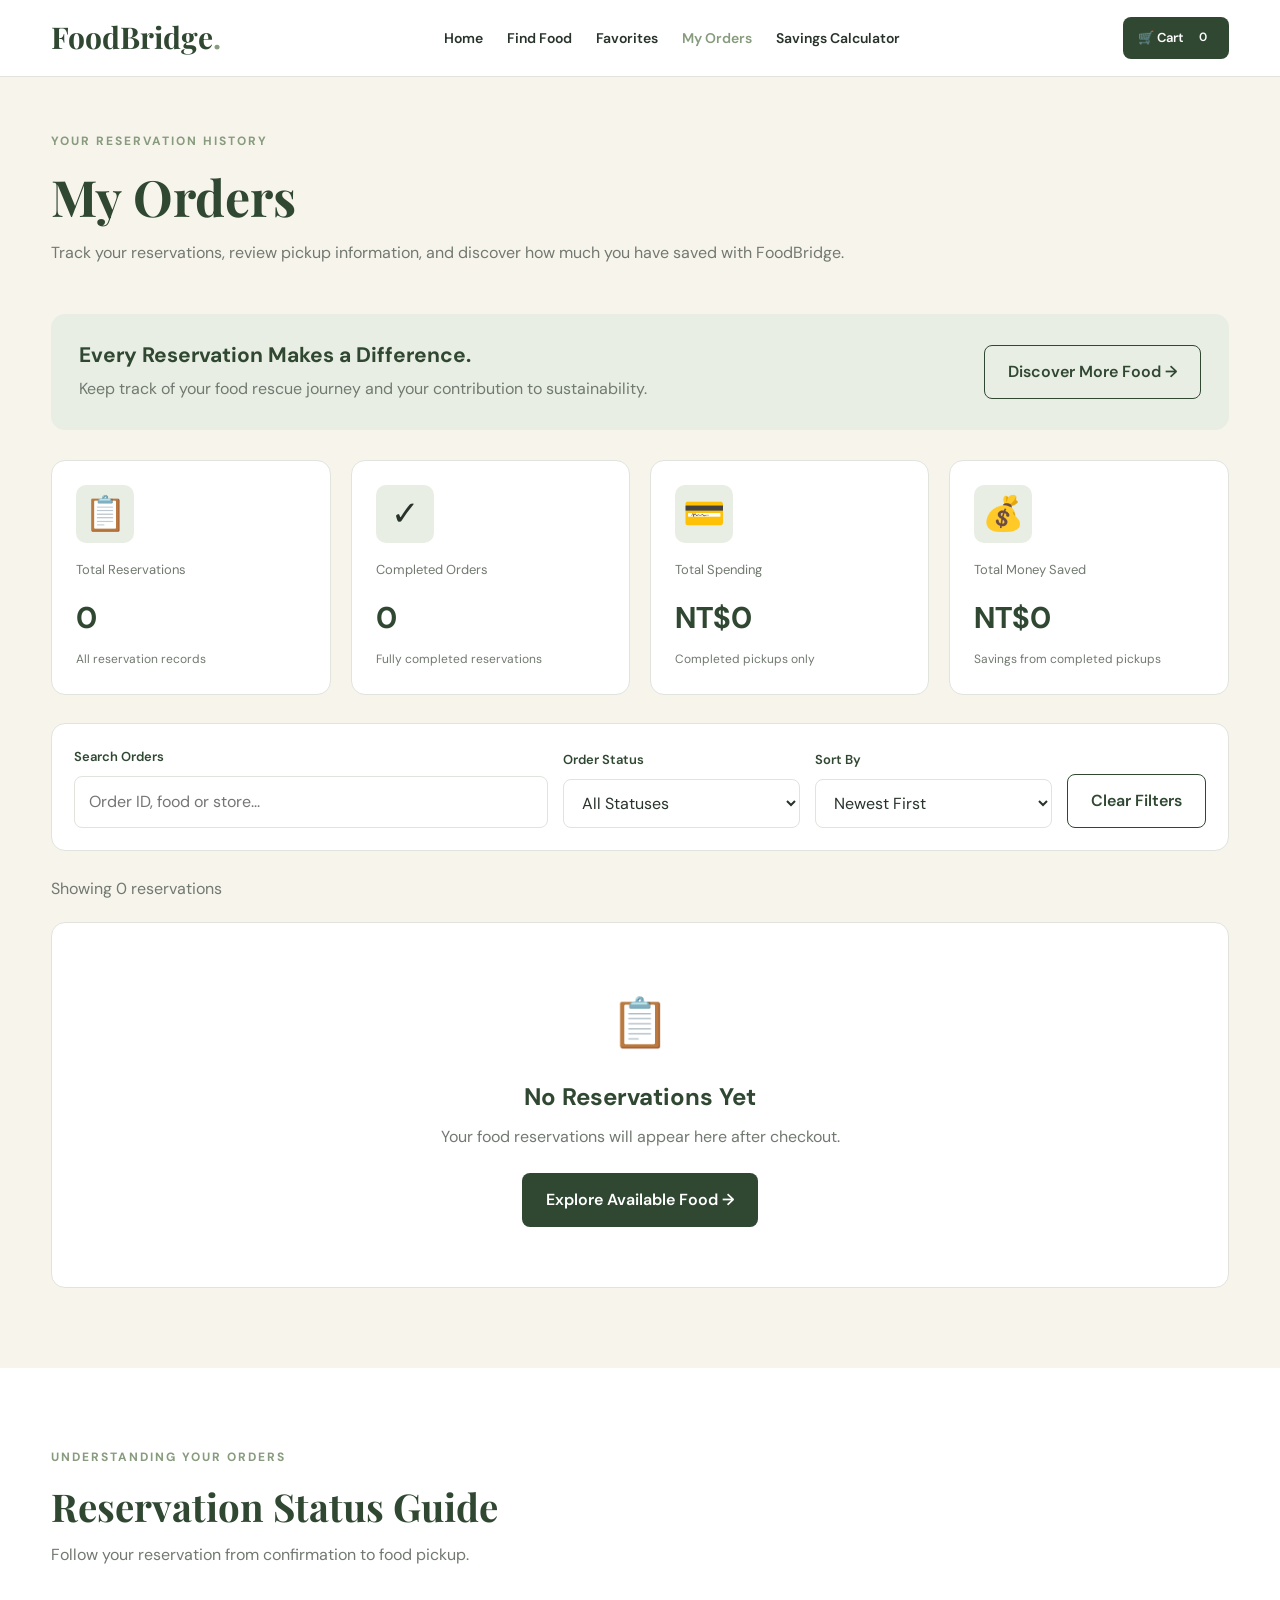
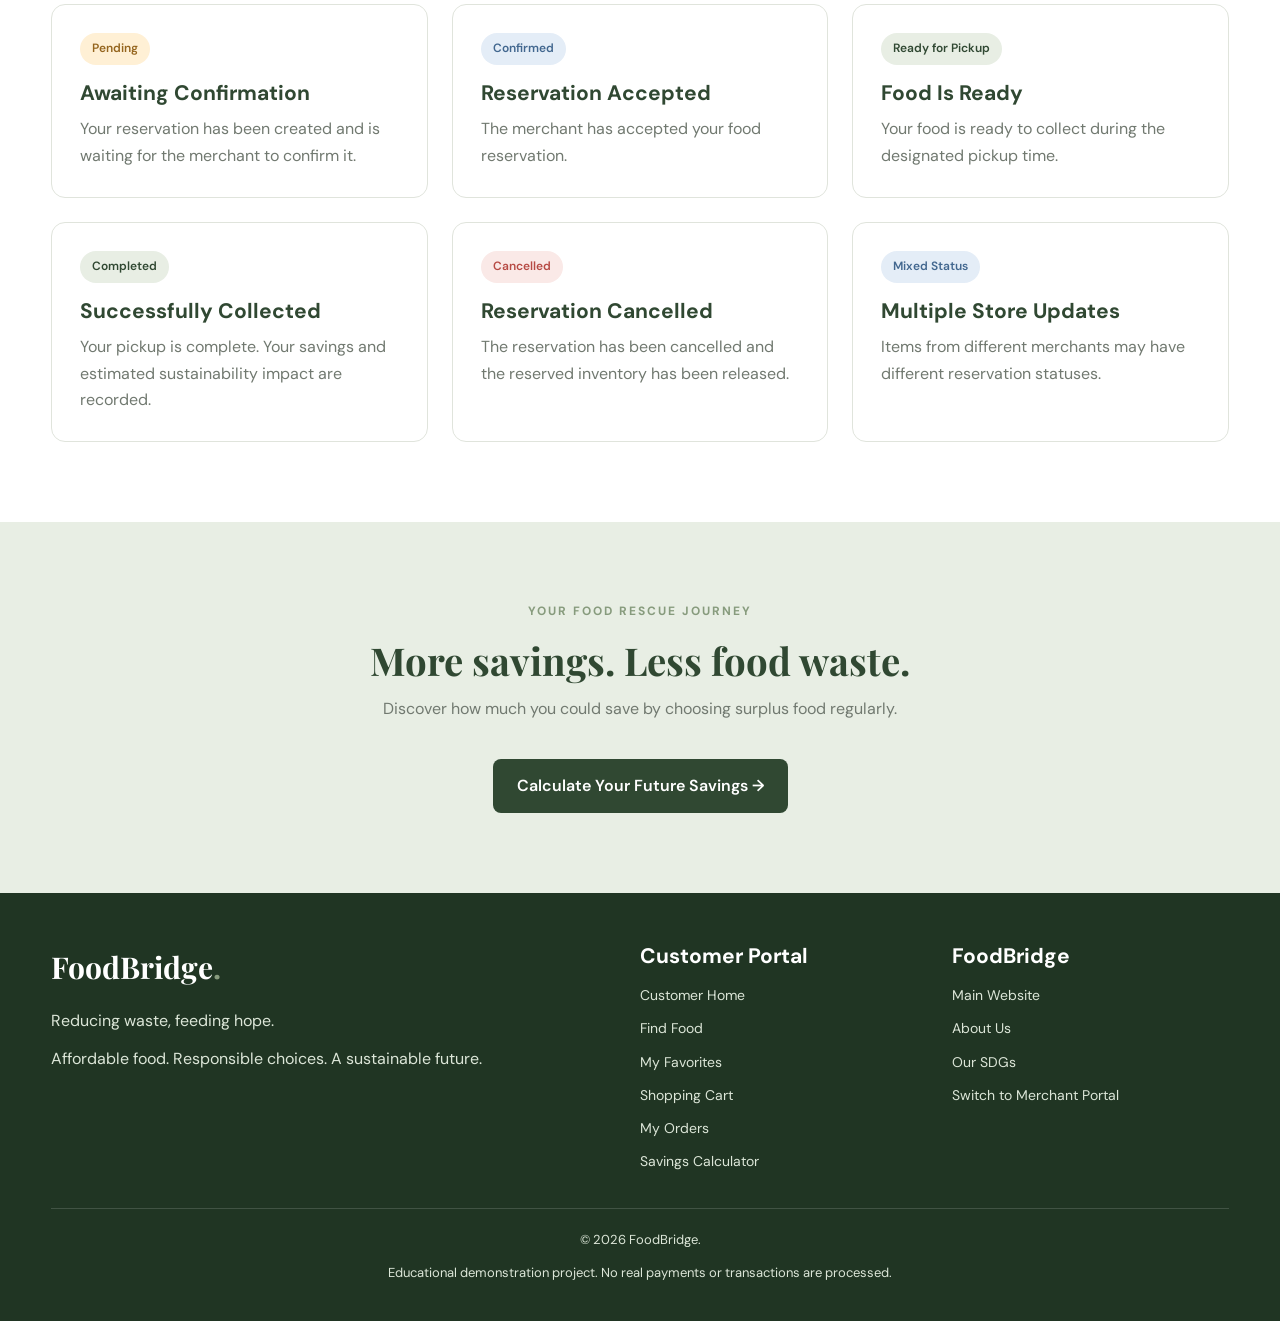
<file: customer/orders.html>
<!DOCTYPE html>
<html lang="en">
<head>

    <meta charset="UTF-8">

    <meta name="viewport"
          content="width=device-width, initial-scale=1.0">

    <title>My Orders | FoodBridge</title>

    <link rel="stylesheet" href="../style-v2.css">

    <style>

        .orders-filter {
            display: grid;
            grid-template-columns: 2fr 1fr 1fr auto;
            align-items: end;
            gap: 15px;
            padding: 22px;
            background: white;
            border: 1px solid var(--border);
            border-radius: 14px;
            margin-bottom: 25px;
        }

        .orders-filter label {
            display: block;
            color: var(--green);
            font-size: 13px;
            font-weight: 600;
            margin-bottom: 8px;
        }

        .orders-banner {
            background: var(--green-light);
            border-radius: 14px;
            padding: 28px;
            margin-bottom: 30px;
            display: flex;
            justify-content: space-between;
            align-items: center;
            gap: 20px;
        }

        .orders-banner h3 {
            margin-bottom: 8px;
        }

        .orders-banner p {
            color: var(--muted);
            margin-bottom: 0;
        }

        .order-card {
            padding: 28px;
            box-shadow: var(--shadow);
        }

        .order-id {
            font-size: 21px;
            color: var(--green);
            overflow-wrap: anywhere;
        }

        .order-date {
            color: var(--muted);
            font-size: 13px;
            margin-top: 6px;
        }

        .order-customer {
            color: var(--muted);
            font-size: 14px;
            margin-top: 5px;
        }

        .order-food-image {
            width: 95px;
            height: 95px;
            object-fit: cover;
            border-radius: 10px;
        }

        .order-food-info {
            flex: 1;
            min-width: 0;
        }

        .order-food-info h3 {
            font-size: 19px;
            margin-bottom: 8px;
        }

        .order-food-info p {
            font-size: 14px;
            color: var(--muted);
            margin-bottom: 5px;
        }

        .order-food-price {
            min-width: 110px;
            text-align: right;
        }

        .order-food-price strong {
            display: block;
            font-size: 21px;
            color: var(--green);
        }

        .order-food-price p {
            font-size: 13px;
            color: var(--muted);
        }

        .order-totals {
            display: grid;
            grid-template-columns: repeat(4, 1fr);
            gap: 20px;
            background: var(--cream);
            padding: 22px;
            border-radius: 10px;
            margin-top: 22px;
        }

        .order-total-label {
            color: var(--muted);
            font-size: 13px;
            margin-bottom: 5px;
        }

        .order-total-value {
            font-size: 22px;
            color: var(--green);
            font-weight: 700;
        }

        .order-bottom {
            display: flex;
            justify-content: space-between;
            align-items: center;
            flex-wrap: wrap;
            gap: 15px;
            margin-top: 20px;
        }

        .order-bottom p {
            color: var(--muted);
            font-size: 13px;
            margin-bottom: 0;
        }

        .status-partial {
            background: #e4edf7;
            color: #42678f;
        }

        .results-count {
            color: var(--muted);
            margin-bottom: 20px;
        }

        .status-guide {
            display: flex;
            flex-wrap: wrap;
            gap: 12px;
            margin-top: 20px;
        }

        .cancelled-item {
            opacity: 0.65;
        }

        @media (max-width: 900px) {

            .orders-filter {
                grid-template-columns: 1fr 1fr;
            }

            .order-totals {
                grid-template-columns: 1fr 1fr;
            }

        }

        @media (max-width: 760px) {

            .orders-filter {
                grid-template-columns: 1fr;
            }

            .orders-banner {
                flex-direction: column;
                align-items: flex-start;
            }

            .order-card {
                padding: 20px;
            }

            .order-item {
                flex-wrap: wrap;
            }

            .order-food-image {
                width: 75px;
                height: 75px;
            }

            .order-food-info {
                min-width: 130px;
            }

            .order-food-price {
                text-align: left;
                width: 100%;
            }

        }

    </style>

</head>

<body>

    <!-- Customer Navigation -->

    <header class="site-header">

        <div class="container navbar">

            <a href="../index.html" class="logo">
                FoodBridge<span>.</span>
            </a>

            <nav aria-label="Customer navigation">

                <ul class="nav-links">

                    <li>
                        <a href="index.html">Home</a>
                    </li>

                    <li>
                        <a href="food.html">Find Food</a>
                    </li>

                    <li>
                        <a href="favorites.html">
                            Favorites
                        </a>
                    </li>

                    <li>
                        <a href="orders.html"
                           class="active">

                            My Orders

                        </a>
                    </li>

                    <li>
                        <a href="calculator.html">
                            Savings Calculator
                        </a>
                    </li>

                </ul>

            </nav>

            <div class="nav-actions">

                <a href="cart.html"
                   class="btn btn-primary btn-small">

                    🛒 Cart

                    <span class="cart-count"
                          id="cartCount">0</span>

                </a>

            </div>

        </div>

    </header>


    <main>

        <!-- Page Heading -->

        <section class="page-header">

            <div class="container">

                <div class="eyebrow">
                    Your Reservation History
                </div>

                <h1>My Orders</h1>

                <p>
                    Track your reservations, review pickup
                    information, and discover how much
                    you have saved with FoodBridge.
                </p>

            </div>

        </section>


        <!-- Order Management -->

        <section class="container"
                 style="padding-bottom: 80px;">

            <div class="orders-banner">

                <div>

                    <h3>Every Reservation Makes a Difference.</h3>

                    <p>
                        Keep track of your food rescue journey
                        and your contribution to sustainability.
                    </p>

                </div>

                <a href="food.html"
                   class="btn btn-outline">

                    Discover More Food →

                </a>

            </div>


            <!-- Statistics -->

            <div class="stats-grid">

                <article class="stat-card">

                    <div class="feature-icon">📋</div>

                    <div class="stat-label">
                        Total Reservations
                    </div>

                    <div class="stat-value"
                         id="totalOrders">0</div>

                    <div class="stat-note">
                        All reservation records
                    </div>

                </article>


                <article class="stat-card">

                    <div class="feature-icon">✓</div>

                    <div class="stat-label">
                        Completed Orders
                    </div>

                    <div class="stat-value"
                         id="completedOrders">0</div>

                    <div class="stat-note">
                        Fully completed reservations
                    </div>

                </article>


                <article class="stat-card">

                    <div class="feature-icon">💳</div>

                    <div class="stat-label">
                        Total Spending
                    </div>

                    <div class="stat-value"
                         id="totalSpending">NT$0</div>

                    <div class="stat-note">
                        Completed pickups only
                    </div>

                </article>


                <article class="stat-card">

                    <div class="feature-icon">💰</div>

                    <div class="stat-label">
                        Total Money Saved
                    </div>

                    <div class="stat-value"
                         id="totalSavings">NT$0</div>

                    <div class="stat-note">
                        Savings from completed pickups
                    </div>

                </article>

            </div>


            <!-- Search and Filters -->

            <div class="orders-filter">

                <div>

                    <label for="searchInput">
                        Search Orders
                    </label>

                    <input
                        type="search"
                        id="searchInput"
                        placeholder="Order ID, food or store...">

                </div>


                <div>

                    <label for="statusFilter">
                        Order Status
                    </label>

                    <select id="statusFilter">

                        <option value="">
                            All Statuses
                        </option>

                        <option value="Pending">
                            Pending
                        </option>

                        <option value="Confirmed">
                            Confirmed
                        </option>

                        <option value="Ready for Pickup">
                            Ready for Pickup
                        </option>

                        <option value="Completed">
                            Completed
                        </option>

                        <option value="Cancelled">
                            Cancelled
                        </option>

                        <option value="Mixed Status">
                            Mixed Status
                        </option>

                    </select>

                </div>


                <div>

                    <label for="sortFilter">
                        Sort By
                    </label>

                    <select id="sortFilter">

                        <option value="newest">
                            Newest First
                        </option>

                        <option value="oldest">
                            Oldest First
                        </option>

                        <option value="highest">
                            Highest Amount
                        </option>

                        <option value="lowest">
                            Lowest Amount
                        </option>

                    </select>

                </div>


                <button type="button"
                        class="btn btn-outline"
                        id="clearFilters">

                    Clear Filters

                </button>

            </div>


            <!-- Results Count -->

            <div class="results-count"
                 id="resultsCount"
                 aria-live="polite">

                Loading your orders...

            </div>


            <!-- Order List -->

            <div id="ordersList">

                <!-- Generated by JavaScript -->

            </div>

        </section>


        <!-- Order Status Guide -->

        <section class="section section-white">

            <div class="container">

                <div class="section-heading">

                    <div class="eyebrow">
                        Understanding Your Orders
                    </div>

                    <h2>Reservation Status Guide</h2>

                    <p>
                        Follow your reservation from
                        confirmation to food pickup.
                    </p>

                </div>


                <div class="grid-3">

                    <article class="feature-card">

                        <div class="status status-pending">
                            Pending
                        </div>

                        <h3 style="margin: 15px 0 10px;">
                            Awaiting Confirmation
                        </h3>

                        <p>
                            Your reservation has been created
                            and is waiting for the merchant
                            to confirm it.
                        </p>

                    </article>


                    <article class="feature-card">

                        <div class="status status-confirmed">
                            Confirmed
                        </div>

                        <h3 style="margin: 15px 0 10px;">
                            Reservation Accepted
                        </h3>

                        <p>
                            The merchant has accepted
                            your food reservation.
                        </p>

                    </article>


                    <article class="feature-card">

                        <div class="status status-ready">
                            Ready for Pickup
                        </div>

                        <h3 style="margin: 15px 0 10px;">
                            Food Is Ready
                        </h3>

                        <p>
                            Your food is ready to collect
                            during the designated pickup time.
                        </p>

                    </article>


                    <article class="feature-card">

                        <div class="status status-completed">
                            Completed
                        </div>

                        <h3 style="margin: 15px 0 10px;">
                            Successfully Collected
                        </h3>

                        <p>
                            Your pickup is complete.
                            Your savings and estimated
                            sustainability impact are recorded.
                        </p>

                    </article>


                    <article class="feature-card">

                        <div class="status status-cancelled">
                            Cancelled
                        </div>

                        <h3 style="margin: 15px 0 10px;">
                            Reservation Cancelled
                        </h3>

                        <p>
                            The reservation has been cancelled
                            and the reserved inventory
                            has been released.
                        </p>

                    </article>


                    <article class="feature-card">

                        <div class="status status-partial">
                            Mixed Status
                        </div>

                        <h3 style="margin: 15px 0 10px;">
                            Multiple Store Updates
                        </h3>

                        <p>
                            Items from different merchants
                            may have different reservation
                            statuses.
                        </p>

                    </article>

                </div>

            </div>

        </section>


        <!-- Sustainability Section -->

        <section class="section section-green">

            <div class="container center">

                <div class="section-heading center">

                    <div class="eyebrow">
                        Your Food Rescue Journey
                    </div>

                    <h2>
                        More savings. Less food waste.
                    </h2>

                    <p>
                        Discover how much you could save
                        by choosing surplus food regularly.
                    </p>

                </div>

                <a href="calculator.html"
                   class="btn btn-primary">

                    Calculate Your Future Savings →

                </a>

            </div>

        </section>

    </main>


    <!-- Footer -->

    <footer class="site-footer">

        <div class="container">

            <div class="footer-grid">

                <div>

                    <a href="../index.html"
                       class="logo">

                        FoodBridge<span>.</span>

                    </a>

                    <p style="margin-top: 15px;">
                        Reducing waste, feeding hope.
                    </p>

                    <p>
                        Affordable food.
                        Responsible choices.
                        A sustainable future.
                    </p>

                </div>


                <div>

                    <h3>Customer Portal</h3>

                    <div class="footer-links">

                        <a href="index.html">
                            Customer Home
                        </a>

                        <a href="food.html">
                            Find Food
                        </a>

                        <a href="favorites.html">
                            My Favorites
                        </a>

                        <a href="cart.html">
                            Shopping Cart
                        </a>

                        <a href="orders.html">
                            My Orders
                        </a>

                        <a href="calculator.html">
                            Savings Calculator
                        </a>

                    </div>

                </div>


                <div>

                    <h3>FoodBridge</h3>

                    <div class="footer-links">

                        <a href="../index.html">
                            Main Website
                        </a>

                        <a href="../index.html#about">
                            About Us
                        </a>

                        <a href="../index.html#sdgs">
                            Our SDGs
                        </a>

                        <a href="../merchant/index.html">
                            Switch to Merchant Portal
                        </a>

                    </div>

                </div>

            </div>


            <div class="footer-bottom">

                <p>© 2026 FoodBridge.</p>

                <p>
                    Educational demonstration project.
                    No real payments or transactions
                    are processed.
                </p>

            </div>

        </div>

    </footer>


    <!-- Shared Database -->

    <script src="../database.js"></script>


    <!-- Order History Functions -->

    <script>

        const db = window.FoodBridgeDB;

        const ordersList =
            document.getElementById("ordersList");

        const searchInput =
            document.getElementById("searchInput");

        const statusFilter =
            document.getElementById("statusFilter");

        const sortFilter =
            document.getElementById("sortFilter");


        // Utility Functions

        function escapeHTML(value) {

            return String(value ?? "").replace(
                /[&<>"']/g,
                character => ({
                    "&": "&amp;",
                    "<": "&lt;",
                    ">": "&gt;",
                    '"': "&quot;",
                    "'": "&#39;"
                })[character]
            );

        }


        function formatMoney(value) {

            return "NT$" +
                Number(value).toLocaleString("en-US");

        }


        function formatDate(value) {

            const date = new Date(value);

            if (Number.isNaN(date.getTime())) {
                return "Unknown date";
            }

            return date.toLocaleString("en-US", {

                year: "numeric",

                month: "short",

                day: "numeric",

                hour: "numeric",

                minute: "2-digit",

                timeZone: "Asia/Taipei"

            });

        }


        function getImagePath(image) {

            const value =
                String(image || "bakery.jpg");

            if (/^https?:\/\//i.test(value)) {
                return value;
            }

            if (
                /^data:image\/(png|jpeg|webp|gif);base64,/i
                    .test(value)
            ) {
                return value;
            }

            return "../" + value.replace(/^\/+/, "");

        }


        // Determine Overall Order Status

        function getOrderStatus(order) {

            const statuses = [

                ...new Set(

                    order.items.map(
                        item => item.status || "Pending"
                    )

                )

            ];

            if (statuses.length === 0) {

                return "Pending";

            }

            if (statuses.length === 1) {

                return statuses[0];

            }

            return "Mixed Status";

        }


        function getStatusClass(status) {

            const classes = {

                "Pending": "status-pending",

                "Confirmed": "status-confirmed",

                "Ready for Pickup": "status-ready",

                "Completed": "status-completed",

                "Cancelled": "status-cancelled",

                "Mixed Status": "status-partial"

            };

            return classes[status] || "status-pending";

        }


        // Calculate Non-Cancelled Order Totals

        function calculateOrderTotals(order) {

            const items = order.items.filter(

                item => item.status !== "Cancelled"

            );

            return items.reduce(

                (totals, item) => {

                    totals.quantity += item.quantity;

                    totals.total +=
                        item.price * item.quantity;

                    totals.savings +=

                        (item.originalPrice - item.price)
                        * item.quantity;

                    totals.waste +=

                        item.weight * item.quantity;

                    return totals;

                },

                {

                    quantity: 0,

                    total: 0,

                    savings: 0,

                    waste: 0

                }

            );

        }


        // Update Statistics

        function updateStatistics() {

            const orders = db.getOrders();

            const impact = db.getCustomerImpact();

            const completed = orders.filter(

                order => getOrderStatus(order)
                    === "Completed"

            ).length;


            document.getElementById(
                "totalOrders"
            ).textContent = orders.length;


            document.getElementById(
                "completedOrders"
            ).textContent = completed;


            document.getElementById(
                "totalSpending"
            ).textContent =
                formatMoney(impact.spending);


            document.getElementById(
                "totalSavings"
            ).textContent =
                formatMoney(impact.savings);


            document.getElementById(
                "cartCount"
            ).textContent =
                db.getCartTotals().quantity;

        }


        // Search and Filter Orders

        function filterOrders() {

            const keyword =
                searchInput.value.trim().toLowerCase();

            const status =
                statusFilter.value;

            const sort =
                sortFilter.value;


            let orders = [...db.getOrders()];


            // Keyword Search

            if (keyword) {

                orders = orders.filter(order => {

                    const searchableText = [

                        order.id,

                        order.customerName,

                        ...order.items.map(item =>

                            item.name + " " + item.store

                        )

                    ].join(" ").toLowerCase();

                    return searchableText.includes(keyword);

                });

            }


            // Status Filter

            if (status) {

                orders = orders.filter(

                    order =>
                        getOrderStatus(order) === status

                );

            }


            // Sorting

            switch (sort) {

                case "oldest":

                    orders.sort(

                        (a, b) =>
                            new Date(a.date) -
                            new Date(b.date)

                    );

                    break;


                case "highest":

                    orders.sort(

                        (a, b) =>

                            calculateOrderTotals(b).total -
                            calculateOrderTotals(a).total

                    );

                    break;


                case "lowest":

                    orders.sort(

                        (a, b) =>

                            calculateOrderTotals(a).total -
                            calculateOrderTotals(b).total

                    );

                    break;


                default:

                    orders.sort(

                        (a, b) =>
                            new Date(b.date) -
                            new Date(a.date)

                    );

            }


            displayOrders(orders);

        }


        // Render Order History

        function displayOrders(orders) {

            document.getElementById(
                "resultsCount"
            ).textContent =

                "Showing " + orders.length +

                (orders.length === 1
                    ? " reservation"
                    : " reservations");


            // Empty Order History

            if (orders.length === 0) {

                const hasOrders =
                    db.getOrders().length > 0;

                ordersList.innerHTML = `

                    <div class="empty-state">

                        <div class="empty-icon">

                            📋

                        </div>

                        <h3>

                            ${hasOrders
                                ? "No Matching Orders"
                                : "No Reservations Yet"}

                        </h3>

                        <p>

                            ${hasOrders
                                ? "Try another search or change your filters."
                                : "Your food reservations will appear here after checkout."}

                        </p>

                        ${hasOrders ? `

                            <button
                                type="button"
                                class="btn btn-primary"
                                onclick="clearAllFilters()">

                                Clear Filters

                            </button>

                        ` : `

                            <a href="food.html"
                               class="btn btn-primary">

                                Explore Available Food →

                            </a>

                        `}

                    </div>

                `;

                return;

            }


            // Generate Order Cards

            ordersList.innerHTML = orders.map(order => {

                const status =
                    getOrderStatus(order);

                const totals =
                    calculateOrderTotals(order);


                const itemsHTML = order.items.map(item => {

                    const itemStatus =
                        item.status || "Pending";

                    const subtotal =
                        item.price * item.quantity;

                    const cancelled =
                        itemStatus === "Cancelled";


                    return `

                        <div class="order-item
                            ${cancelled
                                ? "cancelled-item"
                                : ""}">


                            <img
                                class="order-food-image"
                                src="${escapeHTML(
                                    getImagePath(item.image)
                                )}"
                                alt="${escapeHTML(item.name)}"
                                loading="lazy">


                            <div class="order-food-info">

                                <h3>

                                    ${escapeHTML(item.name)}

                                </h3>

                                <p>

                                    🏪 ${escapeHTML(item.store)}

                                </p>

                                <p>

                                    🕒 Pickup:
                                    ${escapeHTML(item.pickup)}

                                </p>

                                <p>

                                    Quantity: ${item.quantity}

                                </p>

                                <span class="status
                                    ${getStatusClass(itemStatus)}">

                                    ${escapeHTML(itemStatus)}

                                </span>

                            </div>


                            <div class="order-food-price">

                                <strong>

                                    ${formatMoney(
                                        cancelled ? 0 : subtotal
                                    )}

                                </strong>

                                <p>

                                    ${cancelled
                                        ? "Cancelled item"
                                        : formatMoney(item.price)
                                            + " per item"}

                                </p>

                            </div>

                        </div>

                    `;

                }).join("");


                return `

                    <article class="order-card">


                        <!-- Order Header -->

                        <div class="order-header">

                            <div>

                                <div class="eyebrow">

                                    Reservation Number

                                </div>

                                <h3 class="order-id">

                                    ${escapeHTML(order.id)}

                                </h3>

                                <div class="order-date">

                                    📅 ${escapeHTML(
                                        formatDate(order.date)
                                    )}

                                </div>

                                <div class="order-customer">

                                    Reserved by:
                                    ${escapeHTML(order.customerName)}

                                </div>

                            </div>


                            <span class="status
                                ${getStatusClass(status)}">

                                ${escapeHTML(status)}

                            </span>

                        </div>


                        <!-- Order Items -->

                        ${itemsHTML}


                        <!-- Order Totals -->

                        <div class="order-totals">

                            <div>

                                <div class="order-total-label">

                                    Active Items

                                </div>

                                <div class="order-total-value">

                                    ${totals.quantity}

                                </div>

                            </div>


                            <div>

                                <div class="order-total-label">

                                    Order Amount

                                </div>

                                <div class="order-total-value">

                                    ${formatMoney(totals.total)}

                                </div>

                            </div>


                            <div>

                                <div class="order-total-label">

                                    Potential Savings

                                </div>

                                <div class="order-total-value">

                                    ${formatMoney(totals.savings)}

                                </div>

                            </div>


                            <div>

                                <div class="order-total-label">

                                    Potential Waste Avoided

                                </div>

                                <div class="order-total-value">

                                    ${totals.waste.toFixed(2)} kg

                                </div>

                            </div>

                        </div>


                        <!-- Order Footer -->

                        <div class="order-bottom">

                            <p>

                                Payment: Pay at Pickup (Demo)

                            </p>

                            <button
                                type="button"
                                class="btn btn-outline btn-small"
                                data-copy-id="${escapeHTML(order.id)}">

                                Copy Reservation ID

                            </button>

                        </div>

                    </article>

                `;

            }).join("");


            // Image Fallback

            ordersList.querySelectorAll("img")
                .forEach(img => {

                    img.addEventListener("error", () => {

                        if (!img.dataset.fallback) {

                            img.dataset.fallback = "true";

                            img.src = "../bakery.jpg";

                        }

                    });

                });


            // Copy Reservation Buttons

            ordersList.querySelectorAll("[data-copy-id]")
                .forEach(button => {

                    button.addEventListener("click", () => {

                        copyReservationID(
                            button.dataset.copyId
                        );

                    });

                });

        }


        // Copy Reservation Number

        async function copyReservationID(id) {

            try {

                await navigator.clipboard.writeText(id);

                showToast(
                    "Reservation ID copied!"
                );

            } catch (error) {

                window.prompt(

                    "Copy your reservation number:",

                    id

                );

            }

        }


        // Clear Search Filters

        function clearAllFilters() {

            searchInput.value = "";

            statusFilter.value = "";

            sortFilter.value = "newest";

            filterOrders();

        }


        // Toast Notification

        let toastTimer;

        function showToast(message) {

            const existing =
                document.querySelector(".toast");

            if (existing) {

                existing.remove();

            }

            clearTimeout(toastTimer);

            const toast =
                document.createElement("div");

            toast.className = "toast";

            toast.setAttribute("role", "status");

            toast.textContent = message;

            document.body.appendChild(toast);

            toastTimer = setTimeout(() => {

                toast.remove();

            }, 3000);

        }


        // Event Listeners

        searchInput.addEventListener(

            "input",

            filterOrders

        );


        statusFilter.addEventListener(

            "change",

            filterOrders

        );


        sortFilter.addEventListener(

            "change",

            filterOrders

        );


        document.getElementById(
            "clearFilters"
        ).addEventListener(

            "click",

            clearAllFilters

        );


        // Refresh Shared Data

        function refreshPage() {

            updateStatistics();

            filterOrders();

        }


        window.addEventListener(

            "storage",

            refreshPage

        );


        window.addEventListener(

            "pageshow",

            refreshPage

        );


        // Initialize Order History

        refreshPage();

    </script>

</body>
</html>
</file>
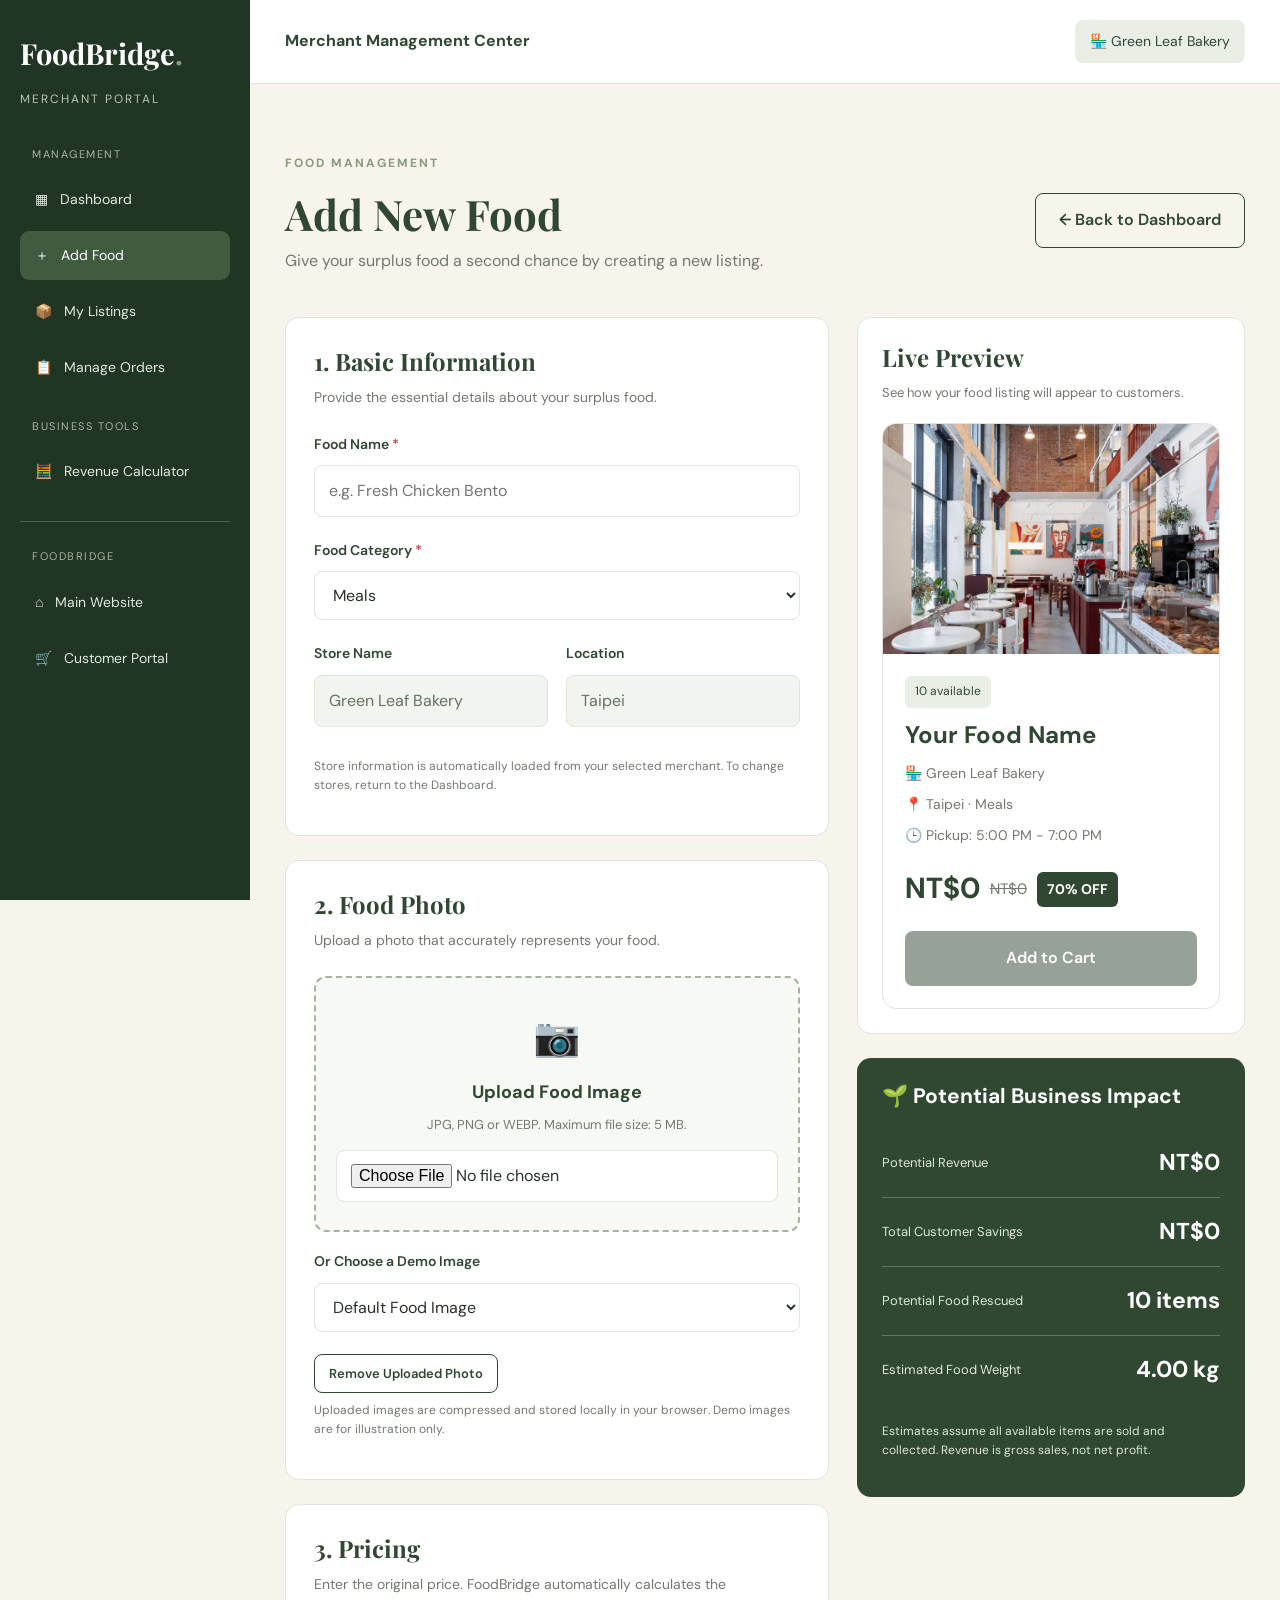
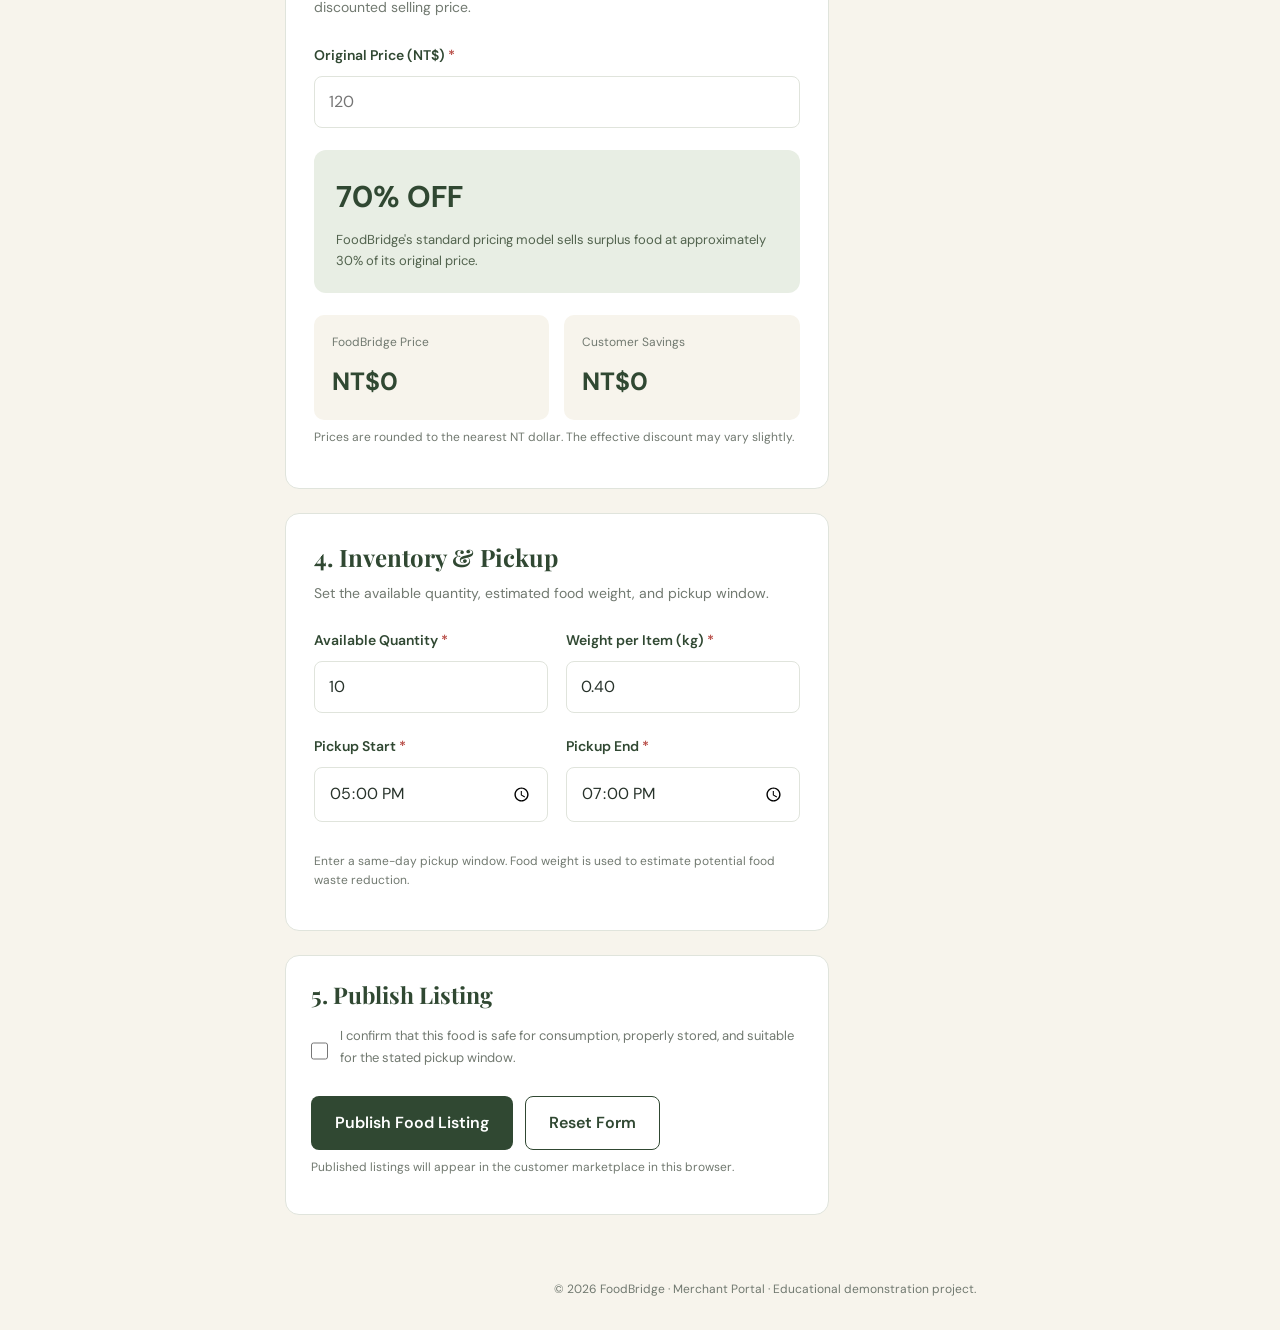
<file: merchant/add-food.html>
<!DOCTYPE html>
<html lang="en">
<head>

    <meta charset="UTF-8">
    <meta name="viewport"
          content="width=device-width, initial-scale=1.0">

    <title>Add Food | FoodBridge</title>

    <link rel="stylesheet" href="../style-v2.css">

    <style>

        .merchant-layout {
            display: grid;
            grid-template-columns: 250px minmax(0, 1fr);
            min-height: 100vh;
        }

        .sidebar {
            background: #203523;
            color: white;
            padding: 30px 20px;
            position: sticky;
            top: 0;
            height: 100vh;
            overflow-y: auto;
        }

        .sidebar .logo {
            color: white;
            font-size: 29px;
        }

        .sidebar-subtitle {
            color: #b5c6ae;
            font-size: 12px;
            letter-spacing: 2px;
            margin: 12px 0 35px;
        }

        .sidebar-label {
            color: #a4b69e;
            font-size: 11px;
            letter-spacing: 1.5px;
            margin: 25px 12px 12px;
        }

        .sidebar-nav {
            display: flex;
            flex-direction: column;
            gap: 7px;
        }

        .sidebar-nav a {
            display: flex;
            align-items: center;
            gap: 12px;
            padding: 13px 15px;
            color: #e0e8dd;
            border-radius: 9px;
            text-decoration: none;
            font-size: 14px;
        }

        .sidebar-nav a:hover,
        .sidebar-nav a.active {
            background: #405b40;
            color: white;
        }

        .sidebar-divider {
            border: none;
            border-top: 1px solid #49604a;
            margin: 25px 0;
        }

        .merchant-main {
            min-width: 0;
            padding: 0;
            background: #f7f4ec;
        }

        .merchant-topbar {
            display: flex;
            justify-content: space-between;
            align-items: center;
            flex-wrap: wrap;
            gap: 15px;
            padding: 20px 35px;
            background: white;
            border-bottom: 1px solid var(--border);
        }

        .topbar-title {
            color: var(--green);
            font-weight: 700;
        }

        .store-label {
            background: #e8eee4;
            color: #304832;
            border-radius: 8px;
            padding: 10px 15px;
            font-size: 14px;
        }

        .dashboard-content {
            max-width: 1500px;
            margin: auto;
            padding: 35px;
        }

        .dashboard-heading {
            display: flex;
            justify-content: space-between;
            align-items: center;
            flex-wrap: wrap;
            gap: 20px;
            margin-bottom: 30px;
        }

        .dashboard-heading h1 {
            font-size: clamp(30px, 4vw, 42px);
            margin: 8px 0;
        }

        .dashboard-heading p {
            color: var(--muted);
        }

        .add-food-layout {
            display: grid;
            grid-template-columns: 1.4fr 1fr;
            gap: 28px;
            align-items: start;
        }

        .form-panel {
            background: white;
            border: 1px solid var(--border);
            border-radius: 14px;
            padding: 28px;
            margin-bottom: 24px;
        }

        .form-panel h2 {
            font-size: 24px;
            margin-bottom: 10px;
        }

        .panel-description {
            color: var(--muted);
            font-size: 14px;
            margin-bottom: 24px;
        }

        .form-group {
            margin-bottom: 22px;
        }

        .form-group label {
            display: block;
            color: var(--green);
            font-weight: 600;
            font-size: 14px;
            margin-bottom: 9px;
        }

        .form-group input,
        .form-group select {
            width: 100%;
        }

        .form-group input[readonly] {
            background: #f2f4ef;
            color: #657260;
        }

        .form-row {
            display: grid;
            grid-template-columns: 1fr 1fr;
            gap: 18px;
        }

        .field-note {
            font-size: 12px;
            color: var(--muted);
            margin-top: 8px;
            line-height: 1.6;
        }

        .required {
            color: #b74b45;
        }

        .upload-area {
            background: #f7f9f5;
            border: 2px dashed #a5b49f;
            border-radius: 12px;
            padding: 28px 20px;
            text-align: center;
            margin-bottom: 18px;
        }

        .upload-icon {
            font-size: 38px;
            margin-bottom: 12px;
        }

        .upload-area h3 {
            font-size: 18px;
            margin-bottom: 10px;
        }

        .upload-area p {
            color: var(--muted);
            font-size: 13px;
            margin-bottom: 15px;
        }

        .upload-area input {
            max-width: 100%;
        }

        .uploaded-image {
            display: none;
            width: 100%;
            height: 220px;
            object-fit: cover;
            border-radius: 10px;
            margin-bottom: 15px;
        }

        .image-actions {
            display: flex;
            gap: 10px;
            flex-wrap: wrap;
        }

        .pricing-box {
            background: #e8eee4;
            border-radius: 12px;
            padding: 22px;
            margin-bottom: 22px;
        }

        .pricing-box strong {
            display: block;
            font-size: 30px;
            color: #304832;
            margin-bottom: 7px;
        }

        .pricing-box p {
            font-size: 13px;
            color: #52634e;
            margin: 0;
        }

        .price-results {
            display: grid;
            grid-template-columns: 1fr 1fr;
            gap: 15px;
        }

        .price-result {
            background: #f7f4ec;
            border-radius: 10px;
            padding: 18px;
        }

        .price-result p {
            font-size: 12px;
            color: var(--muted);
            margin-bottom: 8px;
        }

        .price-result strong {
            color: var(--green);
            font-size: 25px;
            overflow-wrap: anywhere;
        }

        .preview-column {
            position: sticky;
            top: 25px;
            min-width: 0;
        }

        .preview-panel {
            background: white;
            border: 1px solid var(--border);
            border-radius: 14px;
            padding: 24px;
            margin-bottom: 24px;
        }

        .preview-panel h2 {
            font-size: 24px;
            margin-bottom: 10px;
        }

        .preview-description {
            font-size: 13px;
            color: var(--muted);
            margin-bottom: 20px;
        }

        .preview-card {
            border: 1px solid var(--border);
            border-radius: 14px;
            overflow: hidden;
        }

        .preview-image {
            width: 100%;
            height: 230px;
            object-fit: cover;
            display: block;
        }

        .preview-content {
            padding: 22px;
        }

        .preview-content h3 {
            font-size: 24px;
            margin: 12px 0;
            overflow-wrap: anywhere;
        }

        .preview-content p {
            font-size: 14px;
            color: var(--muted);
            margin-bottom: 8px;
        }

        .preview-content .price-row {
            display: flex;
            align-items: center;
            flex-wrap: wrap;
            gap: 10px;
            margin: 18px 0;
        }

        .preview-price {
            font-size: 29px;
            font-weight: 700;
            color: var(--green);
        }

        .preview-original {
            font-size: 15px;
            text-decoration: line-through;
            color: var(--muted);
        }

        .preview-discount {
            display: inline-flex;
            width: auto;
            padding: 6px 10px;
            background: #304832;
            color: white;
            border-radius: 6px;
            font-size: 14px;
            font-weight: 700;
        }

        .preview-stock {
            display: inline-block;
            padding: 6px 10px;
            background: #e8eee4;
            color: #304832;
            border-radius: 6px;
            font-size: 12px;
        }

        .preview-button {
            width: 100%;
            opacity: 0.75;
            cursor: default;
        }

        .impact-panel {
            background: #304832;
            color: white;
            border-radius: 14px;
            padding: 25px;
        }

        .impact-panel h3 {
            color: white;
            margin-bottom: 20px;
        }

        .impact-row {
            display: flex;
            justify-content: space-between;
            align-items: center;
            gap: 15px;
            padding: 15px 0;
            border-bottom: 1px solid #60765d;
        }

        .impact-row:last-of-type {
            border-bottom: none;
        }

        .impact-row span {
            font-size: 13px;
            color: #dce7d8;
        }

        .impact-row strong {
            font-size: 23px;
            color: white;
            text-align: right;
        }

        .impact-note {
            font-size: 12px;
            color: #dce7d8;
            line-height: 1.6;
            margin-top: 18px;
        }

        .publish-panel {
            background: white;
            border: 1px solid var(--border);
            border-radius: 14px;
            padding: 25px;
        }

        .publish-panel h2 {
            font-size: 23px;
            margin-bottom: 15px;
        }

        .confirmation {
            display: flex;
            align-items: flex-start;
            gap: 12px;
            margin-bottom: 22px;
            font-size: 13px;
            line-height: 1.7;
            color: var(--muted);
        }

        .confirmation input {
            width: 17px;
            height: 17px;
            flex-shrink: 0;
            margin-top: 3px;
            accent-color: #304832;
        }

        .publish-actions {
            display: flex;
            flex-wrap: wrap;
            gap: 12px;
        }

        .form-message {
            display: none;
            border-radius: 10px;
            padding: 16px;
            margin-bottom: 22px;
            font-size: 14px;
        }

        .form-message.error {
            display: block;
            background: #fbe9e7;
            color: #a43e38;
        }

        .form-message.success {
            display: block;
            background: #e8eee4;
            color: #304832;
        }

        .success-actions {
            display: none;
            flex-wrap: wrap;
            gap: 12px;
            margin-top: 18px;
        }

        .dashboard-footer {
            text-align: center;
            color: var(--muted);
            font-size: 12px;
            padding: 30px;
        }

        @media (max-width: 1100px) {

            .add-food-layout {
                grid-template-columns: 1fr;
            }

            .preview-column {
                position: static;
            }

        }

        @media (max-width: 760px) {

            .merchant-layout {
                grid-template-columns: 1fr;
            }

            .sidebar {
                position: static;
                height: auto;
                padding: 20px;
            }

            .sidebar-subtitle {
                margin-bottom: 20px;
            }

            .sidebar-nav {
                display: grid;
                grid-template-columns: 1fr 1fr;
            }

            .sidebar-nav a {
                padding: 10px;
                font-size: 13px;
            }

            .merchant-topbar,
            .dashboard-content {
                padding: 20px;
            }

            .form-panel,
            .preview-panel {
                padding: 20px;
            }

        }

        @media (max-width: 480px) {

            .form-row {
                grid-template-columns: 1fr;
                gap: 0;
            }

            .price-result {
                padding: 14px;
            }

            .price-result strong {
                font-size: 21px;
            }

        }

    </style>

</head>

<body>

    <div class="merchant-layout">

        <!-- Merchant Sidebar -->

        <aside class="sidebar">

            <a href="../index.html" class="logo">
                FoodBridge<span>.</span>
            </a>

            <div class="sidebar-subtitle">
                MERCHANT PORTAL
            </div>

            <div class="sidebar-label">
                MANAGEMENT
            </div>

            <nav class="sidebar-nav">

                <a href="index.html">
                    <span>▦</span>
                    Dashboard
                </a>

                <a href="add-food.html"
                   class="active"
                   aria-current="page">
                    <span>＋</span>
                    Add Food
                </a>

                <a href="listings.html">
                    <span>📦</span>
                    My Listings
                </a>

                <a href="orders.html">
                    <span>📋</span>
                    Manage Orders
                </a>

            </nav>

            <div class="sidebar-label">
                BUSINESS TOOLS
            </div>

            <nav class="sidebar-nav">

                <a href="calculator.html">
                    <span>🧮</span>
                    Revenue Calculator
                </a>

            </nav>

            <hr class="sidebar-divider">

            <div class="sidebar-label">
                FOODBRIDGE
            </div>

            <nav class="sidebar-nav">

                <a href="../index.html">
                    <span>⌂</span>
                    Main Website
                </a>

                <a href="../customer/index.html">
                    <span>🛒</span>
                    Customer Portal
                </a>

            </nav>

        </aside>


        <!-- Main Content -->

        <main class="merchant-main">

            <header class="merchant-topbar">

                <div class="topbar-title">
                    Merchant Management Center
                </div>

                <div class="store-label">

                    🏪 <span id="currentStore">
                        Loading...
                    </span>

                </div>

            </header>


            <div class="dashboard-content">

                <div class="dashboard-heading">

                    <div>

                        <div class="eyebrow">
                            Food Management
                        </div>

                        <h1>Add New Food</h1>

                        <p>
                            Give your surplus food a second chance
                            by creating a new listing.
                        </p>

                    </div>

                    <a href="index.html"
                       class="btn btn-outline">

                        ← Back to Dashboard

                    </a>

                </div>


                <div id="formMessage"
                     class="form-message"
                     role="status">

                </div>


                <div class="add-food-layout">


                    <!-- Product Form -->

                    <form id="foodForm">


                        <!-- Basic Information -->

                        <section class="form-panel">

                            <h2>1. Basic Information</h2>

                            <p class="panel-description">

                                Provide the essential details
                                about your surplus food.

                            </p>


                            <div class="form-group">

                                <label for="foodName">

                                    Food Name
                                    <span class="required">*</span>

                                </label>

                                <input
                                    type="text"
                                    id="foodName"
                                    maxlength="80"
                                    placeholder="e.g. Fresh Chicken Bento"
                                    required>

                            </div>


                            <div class="form-group">

                                <label for="category">

                                    Food Category
                                    <span class="required">*</span>

                                </label>

                                <select id="category" required>

                                    <option value="Meals">
                                        Meals
                                    </option>

                                    <option value="Bakery">
                                        Bakery
                                    </option>

                                    <option value="Desserts">
                                        Desserts
                                    </option>

                                    <option value="Beverages">
                                        Beverages
                                    </option>

                                    <option value="Vegetables">
                                        Vegetables
                                    </option>

                                    <option value="Fruits">
                                        Fruits
                                    </option>

                                    <option value="Other">
                                        Other
                                    </option>

                                </select>

                            </div>


                            <div class="form-row">

                                <div class="form-group">

                                    <label for="storeName">
                                        Store Name
                                    </label>

                                    <input
                                        type="text"
                                        id="storeName"
                                        readonly>

                                </div>


                                <div class="form-group">

                                    <label for="storeRegion">
                                        Location
                                    </label>

                                    <input
                                        type="text"
                                        id="storeRegion"
                                        readonly>

                                </div>

                            </div>

                            <p class="field-note">

                                Store information is automatically
                                loaded from your selected merchant.

                                To change stores, return to
                                the Dashboard.

                            </p>

                        </section>


                        <!-- Food Image -->

                        <section class="form-panel">

                            <h2>2. Food Photo</h2>

                            <p class="panel-description">

                                Upload a photo that accurately
                                represents your food.

                            </p>


                            <div class="upload-area">

                                <div class="upload-icon">
                                    📷
                                </div>

                                <h3>Upload Food Image</h3>

                                <p>

                                    JPG, PNG or WEBP.
                                    Maximum file size: 5 MB.

                                </p>

                                <input
                                    type="file"
                                    id="foodImage"
                                    accept="image/jpeg,image/png,image/webp">

                            </div>


                            <img
                                id="uploadedImage"
                                class="uploaded-image"
                                alt="Uploaded food preview">


                            <div class="form-group">

                                <label for="defaultImage">

                                    Or Choose a Demo Image

                                </label>

                                <select id="defaultImage">

                                    <option value="bakery.jpg">
                                        Default Food Image
                                    </option>

                                    <option value="green-leaf.jpg">
                                        Fresh Bread
                                    </option>

                                    <option value="sweetbread.jpg">
                                        Assorted Pastries
                                    </option>

                                    <option value="sunny-bento.jpg">
                                        Traditional Bento
                                    </option>

                                </select>

                            </div>


                            <div class="image-actions">

                                <button
                                    type="button"
                                    id="removeImage"
                                    class="btn btn-outline btn-small">

                                    Remove Uploaded Photo

                                </button>

                            </div>

                            <p class="field-note">

                                Uploaded images are compressed
                                and stored locally in your browser.

                                Demo images are for illustration only.

                            </p>

                        </section>


                        <!-- Pricing -->

                        <section class="form-panel">

                            <h2>3. Pricing</h2>

                            <p class="panel-description">

                                Enter the original price.
                                FoodBridge automatically calculates
                                the discounted selling price.

                            </p>


                            <div class="form-group">

                                <label for="originalPrice">

                                    Original Price (NT$)
                                    <span class="required">*</span>

                                </label>

                                <input
                                    type="number"
                                    id="originalPrice"
                                    min="1"
                                    max="10000"
                                    step="1"
                                    placeholder="120"
                                    required>

                            </div>


                            <div class="pricing-box">

                                <strong>70% OFF</strong>

                                <p>

                                    FoodBridge's standard pricing
                                    model sells surplus food at
                                    approximately 30% of its
                                    original price.

                                </p>

                            </div>


                            <div class="price-results">

                                <div class="price-result">

                                    <p>FoodBridge Price</p>

                                    <strong id="sellingPrice">
                                        NT$0
                                    </strong>

                                </div>

                                <div class="price-result">

                                    <p>Customer Savings</p>

                                    <strong id="customerSavings">
                                        NT$0
                                    </strong>

                                </div>

                            </div>

                            <p class="field-note">

                                Prices are rounded to the nearest
                                NT dollar. The effective discount
                                may vary slightly.

                            </p>

                        </section>


                        <!-- Inventory -->

                        <section class="form-panel">

                            <h2>4. Inventory & Pickup</h2>

                            <p class="panel-description">

                                Set the available quantity,
                                estimated food weight,
                                and pickup window.

                            </p>


                            <div class="form-row">

                                <div class="form-group">

                                    <label for="stock">

                                        Available Quantity
                                        <span class="required">*</span>

                                    </label>

                                    <input
                                        type="number"
                                        id="stock"
                                        min="1"
                                        max="1000"
                                        step="1"
                                        value="10"
                                        required>

                                </div>


                                <div class="form-group">

                                    <label for="weight">

                                        Weight per Item (kg)
                                        <span class="required">*</span>

                                    </label>

                                    <input
                                        type="number"
                                        id="weight"
                                        min="0.01"
                                        max="20"
                                        step="0.01"
                                        value="0.40"
                                        required>

                                </div>

                            </div>


                            <div class="form-row">

                                <div class="form-group">

                                    <label for="pickupStart">

                                        Pickup Start
                                        <span class="required">*</span>

                                    </label>

                                    <input
                                        type="time"
                                        id="pickupStart"
                                        value="17:00"
                                        required>

                                </div>


                                <div class="form-group">

                                    <label for="pickupEnd">

                                        Pickup End
                                        <span class="required">*</span>

                                    </label>

                                    <input
                                        type="time"
                                        id="pickupEnd"
                                        value="19:00"
                                        required>

                                </div>

                            </div>

                            <p class="field-note">

                                Enter a same-day pickup window.
                                Food weight is used to estimate
                                potential food waste reduction.

                            </p>

                        </section>


                        <!-- Publish -->

                        <section class="publish-panel">

                            <h2>5. Publish Listing</h2>

                            <label class="confirmation">

                                <input
                                    type="checkbox"
                                    id="foodSafety"
                                    required>

                                <span>

                                    I confirm that this food
                                    is safe for consumption,
                                    properly stored, and suitable
                                    for the stated pickup window.

                                </span>

                            </label>


                            <div class="publish-actions">

                                <button
                                    type="submit"
                                    class="btn btn-primary"
                                    id="publishButton">

                                    Publish Food Listing

                                </button>

                                <button
                                    type="button"
                                    class="btn btn-outline"
                                    id="resetButton">

                                    Reset Form

                                </button>

                            </div>

                            <p class="field-note">

                                Published listings will appear
                                in the customer marketplace
                                in this browser.

                            </p>

                        </section>

                    </form>


                    <!-- Live Preview -->

                    <aside class="preview-column">

                        <section class="preview-panel">

                            <h2>Live Preview</h2>

                            <p class="preview-description">

                                See how your food listing
                                will appear to customers.

                            </p>


                            <article class="preview-card">

                                <img
                                    src="../bakery.jpg"
                                    id="previewImage"
                                    class="preview-image"
                                    alt="Food listing preview">


                                <div class="preview-content">

                                    <span
                                        class="preview-stock"
                                        id="previewStock">

                                        10 available

                                    </span>


                                    <h3 id="previewName">

                                        Your Food Name

                                    </h3>


                                    <p>

                                        🏪 <span id="previewStore">
                                            Store Name
                                        </span>

                                    </p>


                                    <p>

                                        📍 <span id="previewRegion">
                                            Location
                                        </span>

                                        ·

                                        <span id="previewCategory">
                                            Meals
                                        </span>

                                    </p>


                                    <p>

                                        🕒 Pickup:

                                        <span id="previewPickup">

                                            5:00 PM - 7:00 PM

                                        </span>

                                    </p>


                                    <div class="price-row">

                                        <span
                                            class="preview-price"
                                            id="previewPrice">

                                            NT$0

                                        </span>

                                        <span
                                            class="preview-original"
                                            id="previewOriginal">

                                            NT$0

                                        </span>

                                        <span
                                            class="preview-discount"
                                            id="previewDiscount">

                                            70% OFF

                                        </span>

                                    </div>


                                    <button
                                        type="button"
                                        class="btn btn-primary preview-button"
                                        disabled>

                                        Add to Cart

                                    </button>

                                </div>

                            </article>

                        </section>


                        <!-- Estimated Business Impact -->

                        <section class="impact-panel">

                            <h3>🌱 Potential Business Impact</h3>

                            <div class="impact-row">

                                <span>
                                    Potential Revenue
                                </span>

                                <strong id="potentialRevenue">

                                    NT$0

                                </strong>

                            </div>


                            <div class="impact-row">

                                <span>
                                    Total Customer Savings
                                </span>

                                <strong id="totalCustomerSavings">

                                    NT$0

                                </strong>

                            </div>


                            <div class="impact-row">

                                <span>
                                    Potential Food Rescued
                                </span>

                                <strong id="potentialMeals">

                                    10 items

                                </strong>

                            </div>


                            <div class="impact-row">

                                <span>
                                    Estimated Food Weight
                                </span>

                                <strong id="potentialWaste">

                                    4.00 kg

                                </strong>

                            </div>


                            <p class="impact-note">

                                Estimates assume all available
                                items are sold and collected.
                                Revenue is gross sales,
                                not net profit.

                            </p>

                        </section>

                    </aside>

                </div>


                <!-- Success Navigation -->

                <div class="success-actions"
                     id="successActions">

                    <a href="listings.html"
                       class="btn btn-primary">

                        Manage My Listings →

                    </a>

                    <a href="../customer/food.html"
                       class="btn btn-outline">

                        View Customer Marketplace →

                    </a>

                </div>

            </div>


            <footer class="dashboard-footer">

                © 2026 FoodBridge · Merchant Portal ·
                Educational demonstration project.

            </footer>

        </main>

    </div>


    <!-- Shared Database -->

    <script src="../database.js"></script>


    <!-- Add Food Functions -->

    <script>

        const db = window.FoodBridgeDB;

        const DISCOUNT = 70;

        const form = document.getElementById("foodForm");

        const merchant = db.getCurrentMerchant();

        let uploadedImageData = "";

        let imageProcessing = false;

        let publishing = false;


        // Utility Functions

        function element(id) {

            return document.getElementById(id);

        }


        function setText(id, value) {

            element(id).textContent = value;

        }


        function formatMoney(value) {

            return "NT$" +
                Number(value).toLocaleString("en-US");

        }


        function getNumber(id, max) {

            const value = Number(element(id).value);

            if (!Number.isFinite(value)) {

                return 0;

            }

            return Math.min(max, Math.max(0, value));

        }


        function formatTime(value) {

            if (!value) {

                return "--";

            }

            const [hour, minute] =
                value.split(":").map(Number);

            const period =
                hour >= 12 ? "PM" : "AM";

            const displayHour =
                hour % 12 || 12;

            return displayHour + ":" +
                String(minute).padStart(2, "0") +
                " " + period;

        }


        function getPickupTime() {

            return formatTime(
                element("pickupStart").value
            ) + " - " + formatTime(
                element("pickupEnd").value
            );

        }


        function getSelectedImage() {

            return uploadedImageData ||
                element("defaultImage").value;

        }


        function getImagePath(image) {

            if (image.startsWith("data:image/")) {

                return image;

            }

            return "../" + image;

        }


        // Load Merchant Information

        function loadMerchant() {

            if (!merchant) {

                showMessage(
                    "Please select a merchant from the Dashboard.",
                    "error"
                );

                element("publishButton").disabled = true;

                return;

            }

            setText("currentStore", merchant.name);

            element("storeName").value =
                merchant.name;

            element("storeRegion").value =
                merchant.region;

            setText("previewStore", merchant.name);

            setText("previewRegion", merchant.region);

        }


        // Update Live Preview

        function updatePreview() {

            const name =
                element("foodName").value.trim() ||
                "Your Food Name";

            const category =
                element("category").value;

            const originalPrice =
                Math.round(getNumber(
                    "originalPrice", 10000
                ));

            const stock =
                Math.floor(getNumber("stock", 1000));

            const weight =
                getNumber("weight", 20);

            const sellingPrice =
                db.calculatePrice(
                    originalPrice,
                    DISCOUNT
                );

            const savings =
                originalPrice - sellingPrice;

            const actualDiscount =
                originalPrice > 0
                    ? Math.round(
                        savings / originalPrice * 100
                    )
                    : DISCOUNT;


            // Product Information

            setText("previewName", name);

            setText("previewCategory", category);

            setText(
                "previewStock",
                stock + " available"
            );

            setText(
                "previewPickup",
                getPickupTime()
            );


            // Pricing

            setText(
                "sellingPrice",
                formatMoney(sellingPrice)
            );

            setText(
                "customerSavings",
                formatMoney(savings)
            );

            setText(
                "previewPrice",
                formatMoney(sellingPrice)
            );

            setText(
                "previewOriginal",
                formatMoney(originalPrice)
            );

            setText(
                "previewDiscount",
                actualDiscount + "% OFF"
            );


            // Business Impact

            setText(
                "potentialRevenue",
                formatMoney(sellingPrice * stock)
            );

            setText(
                "totalCustomerSavings",
                formatMoney(savings * stock)
            );

            setText(
                "potentialMeals",
                stock + " items"
            );

            setText(
                "potentialWaste",
                (stock * weight).toFixed(2) + " kg"
            );


            // Image Preview

            element("previewImage").src =
                getImagePath(getSelectedImage());

        }


        // Compress Uploaded Image

        function compressImage(file) {

            return new Promise((resolve, reject) => {

                const reader = new FileReader();

                reader.onerror = reject;

                reader.onload = () => {

                    const image = new Image();

                    image.onerror = reject;

                    image.onload = () => {

                        try {

                            const maxSize = 800;

                            const scale = Math.min(
                                1,
                                maxSize / Math.max(
                                    image.width,
                                    image.height
                                )
                            );

                            const canvas =
                                document.createElement("canvas");

                            canvas.width = Math.max(
                                1,
                                Math.round(image.width * scale)
                            );

                            canvas.height = Math.max(
                                1,
                                Math.round(image.height * scale)
                            );

                            const context =
                                canvas.getContext("2d");

                            context.fillStyle = "#ffffff";

                            context.fillRect(
                                0,
                                0,
                                canvas.width,
                                canvas.height
                            );

                            context.drawImage(
                                image,
                                0,
                                0,
                                canvas.width,
                                canvas.height
                            );

                            resolve(
                                canvas.toDataURL(
                                    "image/jpeg",
                                    0.72
                                )
                            );

                        } catch (error) {

                            reject(error);

                        }

                    };

                    image.src = reader.result;

                };

                reader.readAsDataURL(file);

            });

        }


        // Handle Image Upload

        async function handleImageUpload(event) {

            const file = event.target.files[0];

            if (!file) {

                return;

            }

            const allowedTypes = [
                "image/jpeg",
                "image/png",
                "image/webp"
            ];

            if (!allowedTypes.includes(file.type)) {

                showMessage(
                    "Please upload a JPG, PNG or WEBP image.",
                    "error"
                );

                event.target.value = "";

                return;

            }

            if (file.size > 5 * 1024 * 1024) {

                showMessage(
                    "The image must be smaller than 5 MB.",
                    "error"
                );

                event.target.value = "";

                return;

            }

            imageProcessing = true;

            element("publishButton").disabled = true;

            element("foodImage").disabled = true;

            element("removeImage").disabled = true;

            element("resetButton").disabled = true;

            element("defaultImage").disabled = true;

            try {

                uploadedImageData =
                    await compressImage(file);

                element("uploadedImage").src =
                    uploadedImageData;

                element("uploadedImage").style.display =
                    "block";

                clearMessage();

                updatePreview();

            } catch (error) {

                showMessage(
                    "Unable to process this image. Please try another photo.",
                    "error"
                );

                event.target.value = "";

            } finally {

                imageProcessing = false;

                element("publishButton").disabled =
                    !merchant || publishing;

                element("foodImage").disabled = false;

                element("removeImage").disabled = false;

                element("resetButton").disabled = false;

                element("defaultImage").disabled = false;

            }

        }


        // Remove Uploaded Image

        function removeUploadedImage() {

            uploadedImageData = "";

            element("foodImage").value = "";

            element("uploadedImage").removeAttribute("src");

            element("uploadedImage").style.display = "none";

            updatePreview();

        }


        // Form Messages

        function showMessage(message, type) {

            const messageBox = element("formMessage");

            messageBox.textContent = message;

            messageBox.className =
                "form-message " + type;

            messageBox.scrollIntoView({
                behavior: "smooth",
                block: "center"
            });

        }


        function clearMessage() {

            const messageBox = element("formMessage");

            messageBox.textContent = "";

            messageBox.className = "form-message";

        }


        // Reset Form

        function resetForm() {

            form.reset();

            removeUploadedImage();

            loadMerchant();

            clearMessage();

            element("successActions").style.display =
                "none";

            publishing = false;

            element("publishButton").disabled =
                !merchant;

            updatePreview();

        }


        // Publish Food Listing

        function publishFood(event) {

            event.preventDefault();

            if (publishing || imageProcessing) {

                return;

            }

            if (!merchant) {

                showMessage(
                    "Please select a merchant first.",
                    "error"
                );

                return;

            }

            if (!form.reportValidity()) {

                return;

            }


            const name =
                element("foodName").value.trim();

            const originalPrice =
                Number(element("originalPrice").value);

            const stock =
                Number(element("stock").value);

            const weight =
                Number(element("weight").value);

            const pickupStart =
                element("pickupStart").value;

            const pickupEnd =
                element("pickupEnd").value;


            // Validate Input

            if (!name) {

                showMessage(
                    "Please enter a food name.",
                    "error"
                );

                return;

            }

            if (
                !Number.isInteger(originalPrice) ||
                originalPrice < 1 ||
                originalPrice > 10000
            ) {

                showMessage(
                    "Please enter a valid original price.",
                    "error"
                );

                return;

            }

            if (
                db.calculatePrice(
                    originalPrice,
                    DISCOUNT
                ) < 1
            ) {

                showMessage(
                    "The discounted price must be at least NT$1.",
                    "error"
                );

                return;

            }

            if (
                !Number.isInteger(stock) ||
                stock < 1 ||
                stock > 1000
            ) {

                showMessage(
                    "Please enter a valid available quantity.",
                    "error"
                );

                return;

            }

            if (
                !Number.isFinite(weight) ||
                weight < 0.01 ||
                weight > 20
            ) {

                showMessage(
                    "Please enter a valid food weight.",
                    "error"
                );

                return;

            }

            if (
                !pickupStart ||
                !pickupEnd ||
                pickupEnd <= pickupStart
            ) {

                showMessage(
                    "Pickup end time must be later than the start time.",
                    "error"
                );

                return;

            }

            if (!element("foodSafety").checked) {

                showMessage(
                    "Please confirm the food safety statement.",
                    "error"
                );

                return;

            }


            // Prepare Food Data

            const newFood = {

                merchantId: merchant.id,

                name: name,

                store: merchant.name,

                region: merchant.region,

                category: element("category").value,

                originalPrice: originalPrice,

                discount: DISCOUNT,

                stock: stock,

                weight: weight,

                pickup: getPickupTime(),

                image: getSelectedImage(),

                active: true

            };


            publishing = true;

            element("publishButton").disabled = true;

            element("publishButton").textContent =
                "Publishing...";


            // Save to Shared Database

            try {

                const result = db.addFood(newFood);

                if (!result || result.success === false) {

                    throw new Error(
                        "Unable to save the food listing."
                    );

                }

                form.reset();

                removeUploadedImage();

                loadMerchant();

                updatePreview();

                showMessage(
                    name + " has been published successfully!",
                    "success"
                );

                element("successActions").style.display =
                    "flex";

            } catch (error) {

                console.error(error);

                showMessage(
                    "Unable to publish this listing. Browser storage may be full. Please try a smaller image or remove unused listings.",
                    "error"
                );

            } finally {

                publishing = false;

                element("publishButton").disabled =
                    !merchant;

                element("publishButton").textContent =
                    "Publish Food Listing";

            }

        }


        // Event Listeners

        form.addEventListener(
            "input",
            updatePreview
        );


        form.addEventListener(
            "change",
            updatePreview
        );


        form.addEventListener(
            "submit",
            publishFood
        );


        element("foodImage").addEventListener(
            "change",
            handleImageUpload
        );


        element("removeImage").addEventListener(
            "click",
            removeUploadedImage
        );


        element("defaultImage").addEventListener(
            "change",
            removeUploadedImage
        );


        element("resetButton").addEventListener(
            "click",
            resetForm
        );


        element("previewImage").addEventListener(
            "error",
            function () {

                if (!this.src.endsWith("/bakery.jpg")) {

                    this.src = "../bakery.jpg";

                }

            }
        );


        // Initialize Page

        loadMerchant();

        updatePreview();

    </script>

</body>
</html>
</file>
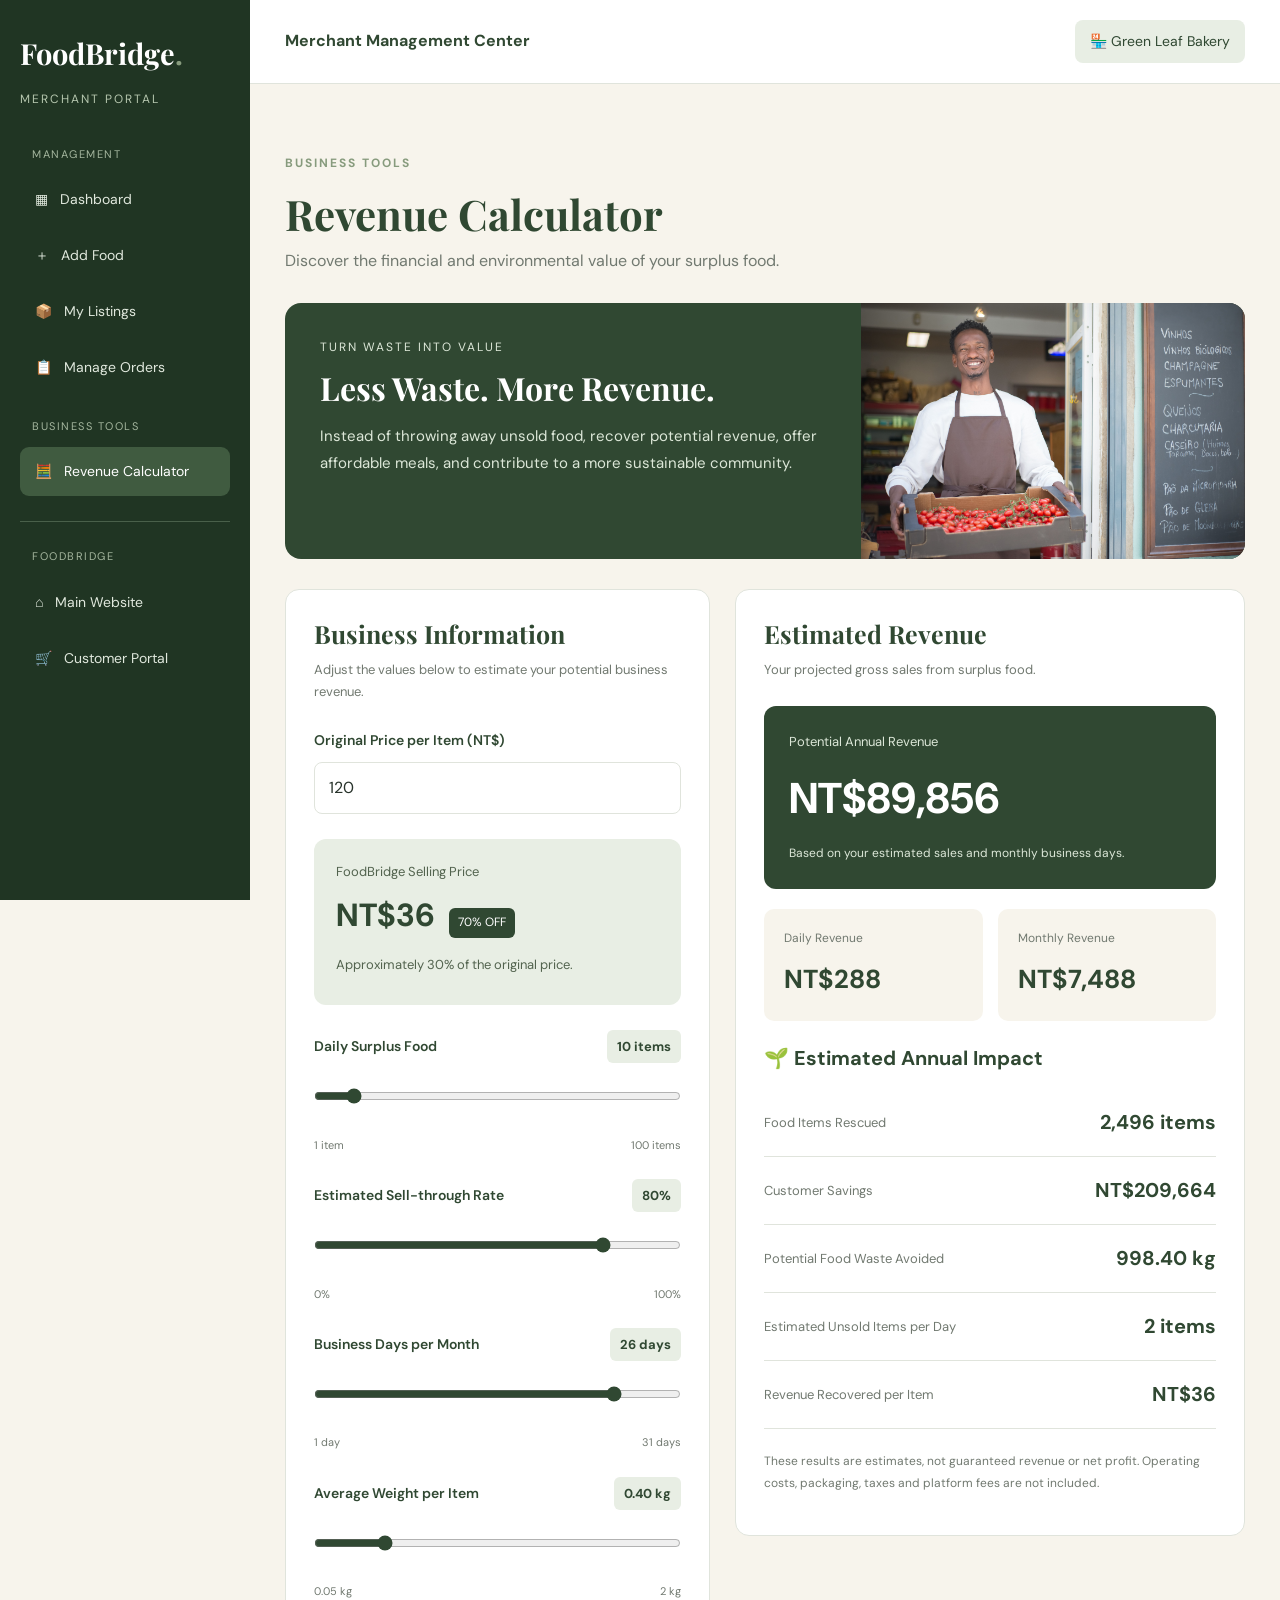
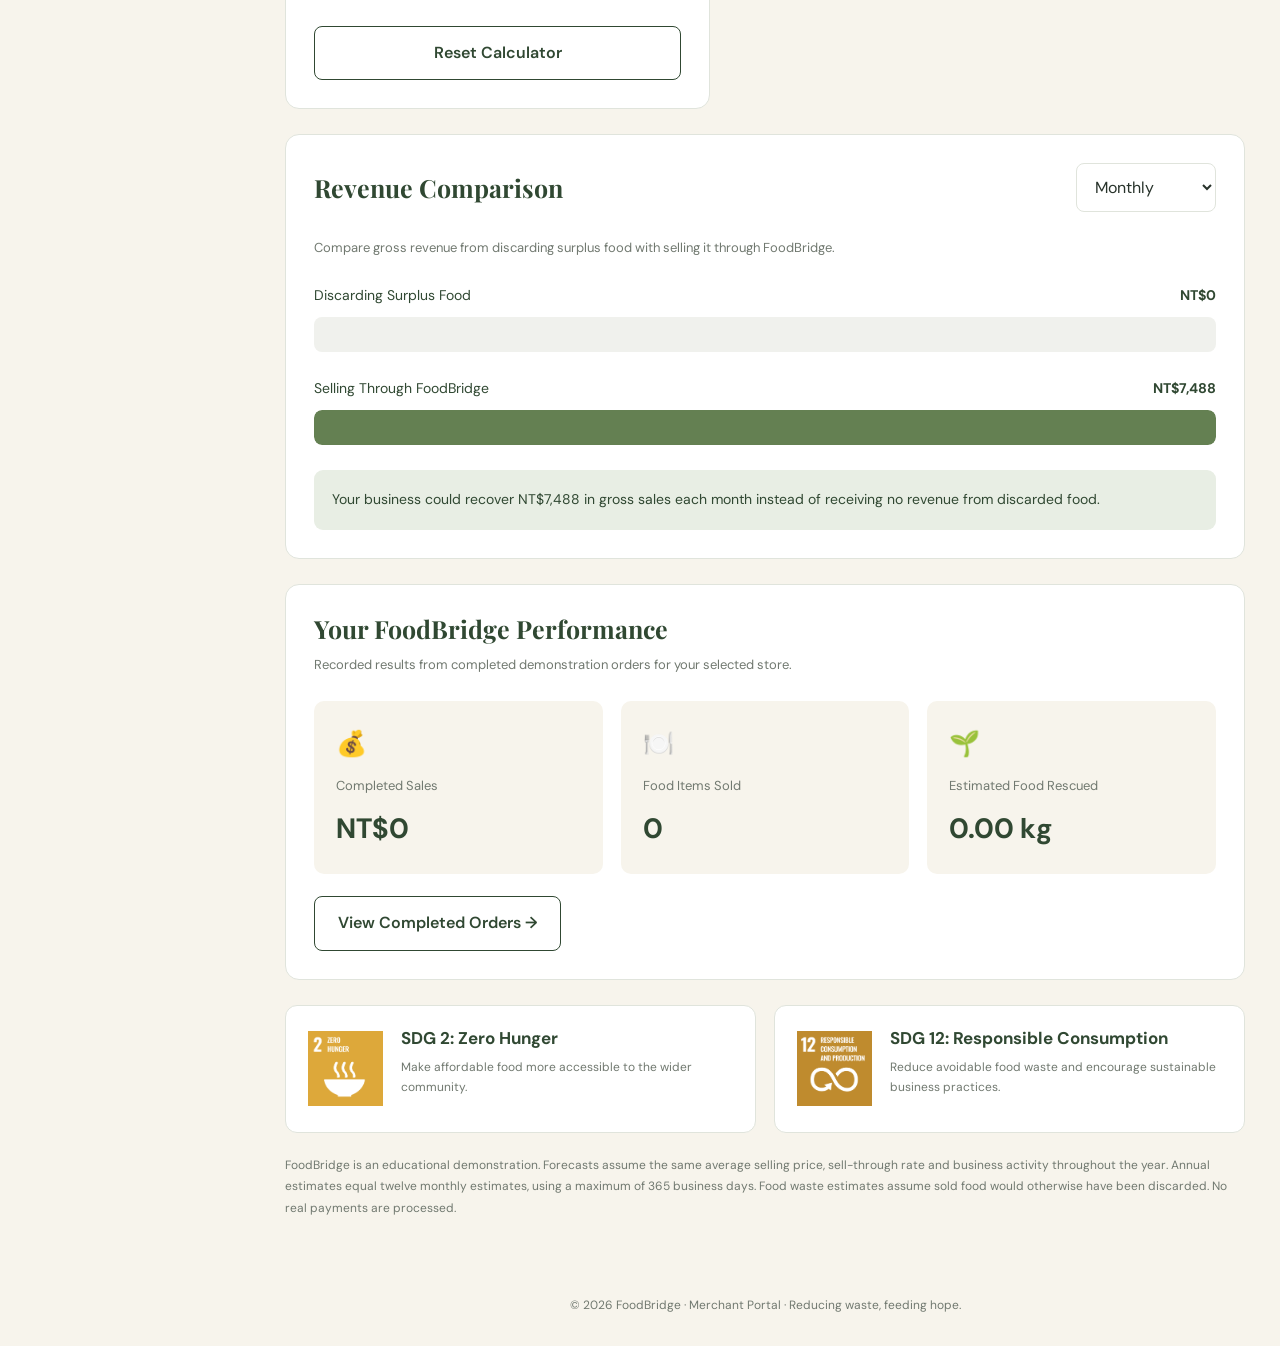
<file: merchant/calculator.html>
<!DOCTYPE html>
<html lang="en">
<head>
    <meta charset="UTF-8">
    <meta name="viewport" content="width=device-width, initial-scale=1.0">
    <title>Revenue Calculator | FoodBridge</title>
    <link rel="stylesheet" href="../style-v2.css">

    <style>

        .merchant-layout {
            display: grid;
            grid-template-columns: 250px minmax(0, 1fr);
            min-height: 100vh;
        }

        .sidebar {
            background: #203523;
            color: white;
            padding: 30px 20px;
            position: sticky;
            top: 0;
            height: 100vh;
            overflow-y: auto;
        }

        .sidebar .logo {
            color: white;
            font-size: 29px;
        }

        .sidebar-subtitle {
            color: #b5c6ae;
            font-size: 12px;
            letter-spacing: 2px;
            margin: 12px 0 35px;
        }

        .sidebar-label {
            color: #a4b69e;
            font-size: 11px;
            letter-spacing: 1.5px;
            margin: 25px 12px 12px;
        }

        .sidebar-nav {
            display: flex;
            flex-direction: column;
            gap: 7px;
        }

        .sidebar-nav a {
            display: flex;
            align-items: center;
            gap: 12px;
            padding: 13px 15px;
            color: #e0e8dd;
            border-radius: 9px;
            text-decoration: none;
            font-size: 14px;
        }

        .sidebar-nav a:hover,
        .sidebar-nav a.active {
            background: #405b40;
            color: white;
        }

        .sidebar-divider {
            border: none;
            border-top: 1px solid #49604a;
            margin: 25px 0;
        }

        .merchant-main {
            min-width: 0;
            padding: 0;
            background: #f7f4ec;
        }

        .merchant-topbar {
            display: flex;
            justify-content: space-between;
            align-items: center;
            flex-wrap: wrap;
            gap: 15px;
            padding: 20px 35px;
            background: white;
            border-bottom: 1px solid var(--border);
        }

        .topbar-title {
            color: var(--green);
            font-weight: 700;
        }

        .store-label {
            background: #e8eee4;
            color: #304832;
            padding: 10px 15px;
            border-radius: 8px;
            font-size: 14px;
        }

        .dashboard-content {
            max-width: 1500px;
            margin: auto;
            padding: 35px;
        }

        .dashboard-heading {
            margin-bottom: 28px;
        }

        .dashboard-heading h1 {
            font-size: clamp(30px, 4vw, 42px);
            margin: 8px 0;
        }

        .dashboard-heading p {
            color: var(--muted);
        }

        .calculator-banner {
            display: grid;
            grid-template-columns: 1.5fr 1fr;
            background: #304832;
            color: white;
            border-radius: 16px;
            overflow: hidden;
            margin-bottom: 30px;
        }

        .banner-content {
            padding: 35px;
        }

        .banner-content h2 {
            color: white;
            font-size: 32px;
            margin: 10px 0 15px;
        }

        .banner-content p {
            color: #dce7d8;
            line-height: 1.8;
            font-size: 15px;
        }

        .calculator-banner img {
            width: 100%;
            height: 100%;
            min-height: 220px;
            object-fit: cover;
        }

        .calculator-grid {
            display: grid;
            grid-template-columns: 1fr 1.2fr;
            gap: 25px;
            align-items: start;
        }

        .calculator-card {
            background: white;
            border: 1px solid var(--border);
            border-radius: 14px;
            padding: 28px;
            margin-bottom: 25px;
        }

        .calculator-card h2 {
            font-size: 25px;
            margin-bottom: 10px;
        }

        .card-description {
            font-size: 13px;
            color: var(--muted);
            margin-bottom: 25px;
            line-height: 1.7;
        }

        .input-group {
            margin-bottom: 25px;
        }

        .input-group label {
            display: block;
            color: var(--green);
            font-size: 14px;
            font-weight: 600;
            margin-bottom: 10px;
        }

        .input-group input[type="number"] {
            width: 100%;
        }

        .input-group input[type="range"] {
            width: 100%;
            accent-color: #304832;
            cursor: pointer;
            padding: 0;
            border: none;
        }

        .range-heading {
            display: flex;
            justify-content: space-between;
            align-items: center;
            gap: 10px;
            margin-bottom: 10px;
        }

        .range-heading label {
            margin-bottom: 0;
        }

        .range-value {
            background: #e8eee4;
            color: #304832;
            border-radius: 6px;
            padding: 6px 10px;
            font-size: 13px;
            font-weight: 700;
        }

        .range-labels {
            display: flex;
            justify-content: space-between;
            color: var(--muted);
            font-size: 11px;
            margin-top: 8px;
        }

        .discount-box {
            background: #e8eee4;
            padding: 22px;
            border-radius: 12px;
            margin-bottom: 25px;
        }

        .discount-box p {
            color: #52634e;
            font-size: 13px;
            margin-bottom: 7px;
        }

        .discount-box strong {
            color: #304832;
            font-size: 32px;
        }

        .discount-tag {
            display: inline-block;
            background: #304832;
            color: white;
            border-radius: 6px;
            padding: 5px 9px;
            font-size: 12px;
            margin-left: 10px;
        }

        .result-hero {
            background: #304832;
            color: white;
            border-radius: 12px;
            padding: 25px;
            margin-bottom: 20px;
        }

        .result-hero p {
            color: #dce7d8;
            font-size: 13px;
            margin-bottom: 10px;
        }

        .result-hero strong {
            color: white;
            font-size: clamp(30px, 4vw, 43px);
            display: block;
            overflow-wrap: anywhere;
        }

        .result-hero small {
            color: #dce7d8;
            display: block;
            font-size: 12px;
            margin-top: 10px;
        }

        .revenue-results {
            display: grid;
            grid-template-columns: 1fr 1fr;
            gap: 15px;
            margin-bottom: 25px;
        }

        .result-box {
            background: #f7f4ec;
            border-radius: 10px;
            padding: 20px;
        }

        .result-box p {
            color: var(--muted);
            font-size: 12px;
            margin-bottom: 10px;
        }

        .result-box strong {
            color: var(--green);
            font-size: 26px;
            overflow-wrap: anywhere;
        }

        .result-section-title {
            color: var(--green);
            font-size: 20px;
            margin-bottom: 18px;
        }

        .impact-row {
            display: flex;
            justify-content: space-between;
            align-items: center;
            gap: 15px;
            padding: 17px 0;
            border-bottom: 1px solid var(--border);
        }

        .impact-row span {
            color: var(--muted);
            font-size: 13px;
        }

        .impact-row strong {
            color: var(--green);
            font-size: 20px;
            text-align: right;
        }

        .impact-row:last-child {
            border-bottom: none;
        }

        .comparison-panel {
            background: white;
            border: 1px solid var(--border);
            border-radius: 14px;
            padding: 28px;
            margin-bottom: 25px;
        }

        .comparison-header {
            display: flex;
            justify-content: space-between;
            align-items: center;
            gap: 15px;
            flex-wrap: wrap;
            margin-bottom: 25px;
        }

        .comparison-header h2 {
            font-size: 25px;
            margin: 0;
        }

        .comparison-header select {
            width: auto;
            min-width: 140px;
        }

        .chart-row {
            margin-bottom: 25px;
        }

        .chart-label {
            display: flex;
            justify-content: space-between;
            gap: 15px;
            margin-bottom: 10px;
            font-size: 14px;
            color: var(--green);
        }

        .chart-track {
            height: 35px;
            background: #f0f1ed;
            border-radius: 8px;
            overflow: hidden;
        }

        .chart-bar {
            height: 100%;
            border-radius: 8px;
            transition: width 0.3s ease;
        }

        .discard-bar {
            background: #b9bdb6;
            width: 0%;
        }

        .foodbridge-bar {
            background: #648052;
            width: 100%;
        }

        .comparison-note {
            background: #e8eee4;
            color: #304832;
            padding: 18px;
            border-radius: 9px;
            font-size: 14px;
            line-height: 1.7;
        }

        .actual-stats {
            display: grid;
            grid-template-columns: repeat(3, 1fr);
            gap: 18px;
        }

        .actual-stat {
            background: #f7f4ec;
            border-radius: 10px;
            padding: 22px;
        }

        .actual-stat p {
            color: var(--muted);
            font-size: 13px;
            margin: 10px 0;
        }

        .actual-stat strong {
            display: block;
            color: var(--green);
            font-size: 28px;
            overflow-wrap: anywhere;
        }

        .sdg-section {
            display: grid;
            grid-template-columns: 1fr 1fr;
            gap: 18px;
            margin-top: 25px;
        }

        .sdg-box {
            display: flex;
            align-items: center;
            gap: 18px;
            background: white;
            border: 1px solid var(--border);
            border-radius: 12px;
            padding: 22px;
        }

        .sdg-box img {
            width: 75px;
            height: 75px;
            object-fit: contain;
        }

        .sdg-box h3 {
            font-size: 17px;
            margin-bottom: 8px;
        }

        .sdg-box p {
            color: var(--muted);
            font-size: 12px;
            line-height: 1.7;
        }

        .demo-note {
            color: var(--muted);
            font-size: 12px;
            line-height: 1.8;
            margin-top: 22px;
        }

        .dashboard-footer {
            text-align: center;
            color: var(--muted);
            font-size: 12px;
            padding: 30px;
        }

        @media (max-width: 1100px) {

            .calculator-grid {
                grid-template-columns: 1fr;
            }

        }

        @media (max-width: 760px) {

            .merchant-layout {
                grid-template-columns: 1fr;
            }

            .sidebar {
                position: static;
                height: auto;
                padding: 20px;
            }

            .sidebar-subtitle {
                margin-bottom: 20px;
            }

            .sidebar-nav {
                display: grid;
                grid-template-columns: 1fr 1fr;
            }

            .sidebar-nav a {
                padding: 10px;
                font-size: 13px;
            }

            .merchant-topbar,
            .dashboard-content {
                padding: 20px;
            }

            .calculator-banner {
                grid-template-columns: 1fr;
            }

            .calculator-banner img {
                height: 200px;
            }

            .actual-stats,
            .sdg-section {
                grid-template-columns: 1fr;
            }

            .calculator-card,
            .comparison-panel {
                padding: 20px;
            }

        }

    </style>
</head>

<body>

<div class="merchant-layout">

    <!-- Sidebar -->

    <aside class="sidebar">

        <a href="../index.html" class="logo">
            FoodBridge<span>.</span>
        </a>

        <div class="sidebar-subtitle">
            MERCHANT PORTAL
        </div>

        <div class="sidebar-label">
            MANAGEMENT
        </div>

        <nav class="sidebar-nav">

            <a href="index.html">
                <span>▦</span> Dashboard
            </a>

            <a href="add-food.html">
                <span>＋</span> Add Food
            </a>

            <a href="listings.html">
                <span>📦</span> My Listings
            </a>

            <a href="orders.html">
                <span>📋</span> Manage Orders
            </a>

        </nav>

        <div class="sidebar-label">
            BUSINESS TOOLS
        </div>

        <nav class="sidebar-nav">

            <a href="calculator.html"
               class="active"
               aria-current="page">

                <span>🧮</span> Revenue Calculator

            </a>

        </nav>

        <hr class="sidebar-divider">

        <div class="sidebar-label">
            FOODBRIDGE
        </div>

        <nav class="sidebar-nav">

            <a href="../index.html">
                <span>⌂</span> Main Website
            </a>

            <a href="../customer/index.html">
                <span>🛒</span> Customer Portal
            </a>

        </nav>

    </aside>


    <!-- Main Content -->

    <main class="merchant-main">

        <header class="merchant-topbar">

            <div class="topbar-title">
                Merchant Management Center
            </div>

            <div class="store-label">
                🏪 <span id="currentStore">Loading...</span>
            </div>

        </header>

        <div class="dashboard-content">

            <div class="dashboard-heading">

                <div class="eyebrow">
                    Business Tools
                </div>

                <h1>Revenue Calculator</h1>

                <p>
                    Discover the financial and environmental
                    value of your surplus food.
                </p>

            </div>


            <!-- Banner -->

            <section class="calculator-banner">

                <div class="banner-content">

                    <div style="font-size:12px;
                                letter-spacing:2px;
                                color:#dce7d8;">

                        TURN WASTE INTO VALUE

                    </div>

                    <h2>Less Waste. More Revenue.</h2>

                    <p>
                        Instead of throwing away unsold food,
                        recover potential revenue, offer affordable
                        meals, and contribute to a more
                        sustainable community.
                    </p>

                </div>

                <img src="../partner.jpg"
                     alt="FoodBridge business partnership">

            </section>


            <div class="calculator-grid">


                <!-- Calculator Inputs -->

                <section class="calculator-card">

                    <h2>Business Information</h2>

                    <p class="card-description">
                        Adjust the values below to estimate
                        your potential business revenue.
                    </p>


                    <div class="input-group">

                        <label for="originalPrice">
                            Original Price per Item (NT$)
                        </label>

                        <input type="number"
                               id="originalPrice"
                               min="2"
                               max="10000"
                               step="1"
                               value="120">

                    </div>


                    <div class="discount-box">

                        <p>FoodBridge Selling Price</p>

                        <strong id="sellingPrice">
                            NT$36
                        </strong>

                        <span class="discount-tag"
                              id="discountTag">

                            70% OFF

                        </span>

                        <p style="margin-top:12px;">
                            Approximately 30% of the original price.
                        </p>

                    </div>


                    <div class="input-group">

                        <div class="range-heading">

                            <label for="dailyItems">
                                Daily Surplus Food
                            </label>

                            <span class="range-value"
                                  id="dailyItemsValue">
                                10 items
                            </span>

                        </div>

                        <input type="range"
                               id="dailyItems"
                               min="1"
                               max="100"
                               value="10">

                        <div class="range-labels">
                            <span>1 item</span>
                            <span>100 items</span>
                        </div>

                    </div>


                    <div class="input-group">

                        <div class="range-heading">

                            <label for="sellRate">
                                Estimated Sell-through Rate
                            </label>

                            <span class="range-value"
                                  id="sellRateValue">
                                80%
                            </span>

                        </div>

                        <input type="range"
                               id="sellRate"
                               min="0"
                               max="100"
                               step="5"
                               value="80">

                        <div class="range-labels">
                            <span>0%</span>
                            <span>100%</span>
                        </div>

                    </div>


                    <div class="input-group">

                        <div class="range-heading">

                            <label for="businessDays">
                                Business Days per Month
                            </label>

                            <span class="range-value"
                                  id="businessDaysValue">
                                26 days
                            </span>

                        </div>

                        <input type="range"
                               id="businessDays"
                               min="1"
                               max="31"
                               value="26">

                        <div class="range-labels">
                            <span>1 day</span>
                            <span>31 days</span>
                        </div>

                    </div>


                    <div class="input-group">

                        <div class="range-heading">

                            <label for="foodWeight">
                                Average Weight per Item
                            </label>

                            <span class="range-value"
                                  id="foodWeightValue">
                                0.40 kg
                            </span>

                        </div>

                        <input type="range"
                               id="foodWeight"
                               min="0.05"
                               max="2"
                               step="0.05"
                               value="0.40">

                        <div class="range-labels">
                            <span>0.05 kg</span>
                            <span>2 kg</span>
                        </div>

                    </div>


                    <button type="button"
                            class="btn btn-outline btn-block"
                            id="resetButton">

                        Reset Calculator

                    </button>

                </section>


                <!-- Calculator Results -->

                <section class="calculator-card">

                    <h2>Estimated Revenue</h2>

                    <p class="card-description">
                        Your projected gross sales from surplus food.
                    </p>


                    <div class="result-hero">

                        <p>Potential Annual Revenue</p>

                        <strong id="annualRevenue">
                            NT$89,856
                        </strong>

                        <small>
                            Based on your estimated sales and
                            monthly business days.
                        </small>

                    </div>


                    <div class="revenue-results">

                        <div class="result-box">

                            <p>Daily Revenue</p>

                            <strong id="dailyRevenue">
                                NT$288
                            </strong>

                        </div>

                        <div class="result-box">

                            <p>Monthly Revenue</p>

                            <strong id="monthlyRevenue">
                                NT$7,488
                            </strong>

                        </div>

                    </div>


                    <h3 class="result-section-title">
                        🌱 Estimated Annual Impact
                    </h3>


                    <div class="impact-row">

                        <span>Food Items Rescued</span>

                        <strong id="annualItems">
                            2,496 items
                        </strong>

                    </div>


                    <div class="impact-row">

                        <span>Customer Savings</span>

                        <strong id="annualSavings">
                            NT$209,664
                        </strong>

                    </div>


                    <div class="impact-row">

                        <span>Potential Food Waste Avoided</span>

                        <strong id="annualWaste">
                            998.40 kg
                        </strong>

                    </div>


                    <div class="impact-row">

                        <span>Estimated Unsold Items per Day</span>

                        <strong id="unsoldItems">
                            2 items
                        </strong>

                    </div>


                    <div class="impact-row">

                        <span>Revenue Recovered per Item</span>

                        <strong id="recoveredPerItem">
                            NT$36
                        </strong>

                    </div>


                    <p class="demo-note">

                        These results are estimates, not guaranteed
                        revenue or net profit. Operating costs,
                        packaging, taxes and platform fees are
                        not included.

                    </p>

                </section>

            </div>


            <!-- Revenue Comparison -->

            <section class="comparison-panel">

                <div class="comparison-header">

                    <h2>Revenue Comparison</h2>

                    <select id="comparisonPeriod"
                            aria-label="Comparison period">

                        <option value="daily">Daily</option>

                        <option value="monthly" selected>
                            Monthly
                        </option>

                        <option value="annual">Annual</option>

                    </select>

                </div>

                <p class="card-description">

                    Compare gross revenue from discarding
                    surplus food with selling it through FoodBridge.

                </p>


                <div class="chart-row">

                    <div class="chart-label">

                        <span>Discarding Surplus Food</span>

                        <strong>NT$0</strong>

                    </div>

                    <div class="chart-track">

                        <div class="chart-bar discard-bar"></div>

                    </div>

                </div>


                <div class="chart-row">

                    <div class="chart-label">

                        <span>Selling Through FoodBridge</span>

                        <strong id="comparisonRevenue">
                            NT$7,488
                        </strong>

                    </div>

                    <div class="chart-track">

                        <div class="chart-bar foodbridge-bar"
                             id="foodbridgeBar">
                        </div>

                    </div>

                </div>


                <div class="comparison-note"
                     id="comparisonNote">

                    Your business could recover NT$7,488
                    in gross sales each month instead of
                    receiving no revenue from discarded food.

                </div>

            </section>


            <!-- Actual Merchant Data -->

            <section class="calculator-card">

                <h2>Your FoodBridge Performance</h2>

                <p class="card-description">

                    Recorded results from completed demonstration
                    orders for your selected store.

                </p>

                <div class="actual-stats">

                    <div class="actual-stat">

                        <div style="font-size:25px;">💰</div>

                        <p>Completed Sales</p>

                        <strong id="actualRevenue">
                            NT$0
                        </strong>

                    </div>


                    <div class="actual-stat">

                        <div style="font-size:25px;">🍽️</div>

                        <p>Food Items Sold</p>

                        <strong id="actualMeals">
                            0
                        </strong>

                    </div>


                    <div class="actual-stat">

                        <div style="font-size:25px;">🌱</div>

                        <p>Estimated Food Rescued</p>

                        <strong id="actualWaste">
                            0.00 kg
                        </strong>

                    </div>

                </div>

                <a href="orders.html"
                   class="btn btn-outline"
                   style="margin-top:22px;">

                    View Completed Orders →

                </a>

            </section>


            <!-- SDGs -->

            <section class="sdg-section">

                <article class="sdg-box">

                    <img src="../sdg2.png"
                         alt="SDG 2 Zero Hunger">

                    <div>

                        <h3>SDG 2: Zero Hunger</h3>

                        <p>
                            Make affordable food more accessible
                            to the wider community.
                        </p>

                    </div>

                </article>


                <article class="sdg-box">

                    <img src="../sdg12.png"
                         alt="SDG 12 Responsible Consumption">

                    <div>

                        <h3>SDG 12: Responsible Consumption</h3>

                        <p>
                            Reduce avoidable food waste and
                            encourage sustainable business practices.
                        </p>

                    </div>

                </article>

            </section>


            <p class="demo-note">

                FoodBridge is an educational demonstration.
                Forecasts assume the same average selling price,
                sell-through rate and business activity throughout
                the year. Annual estimates equal twelve monthly
                estimates, using a maximum of 365 business days.
                Food waste estimates assume sold food would
                otherwise have been discarded.

                No real payments are processed.

            </p>

        </div>


        <footer class="dashboard-footer">

            © 2026 FoodBridge · Merchant Portal ·
            Reducing waste, feeding hope.

        </footer>

    </main>

</div>


<script src="../database.js"></script>

<script>

    const db = window.FoodBridgeDB;

    const DISCOUNT = 70;

    function element(id) {
        return document.getElementById(id);
    }

    function setText(id, value) {
        element(id).textContent = value;
    }

    function formatMoney(value) {

        return "NT$" +
            Math.round(value).toLocaleString("en-US");

    }

    function formatNumber(value) {

        return Number(value).toLocaleString("en-US", {
            maximumFractionDigits: 1
        });

    }

    function getNumber(id, min, max, fallback) {

        const raw = element(id).value;

        const value = raw === ""
            ? fallback
            : Number(raw);

        if (!Number.isFinite(value)) {
            return fallback;
        }

        return Math.min(max, Math.max(min, value));

    }


    // Calculate Estimated Revenue

    function calculateRevenue() {

        const originalPrice = Math.round(
            getNumber("originalPrice", 2, 10000, 120)
        );

        const dailyItems = getNumber(
            "dailyItems", 1, 100, 10
        );

        const sellRate = getNumber(
            "sellRate", 0, 100, 80
        );

        const businessDays = getNumber(
            "businessDays", 1, 31, 26
        );

        const foodWeight = getNumber(
            "foodWeight", 0.05, 2, 0.4
        );


        // FoodBridge Price

        const sellingPrice = db.calculatePrice(
            originalPrice,
            DISCOUNT
        );

        const savingsPerItem =
            originalPrice - sellingPrice;

        const effectiveDiscount = Math.round(
            savingsPerItem / originalPrice * 100
        );


        // Estimated Sales

        const dailySold =
            dailyItems * sellRate / 100;

        const dailyUnsold =
            dailyItems - dailySold;

        const monthlySold =
            dailySold * businessDays;

        const annualBusinessDays =
            Math.min(businessDays * 12, 365);

        const annualSold =
            dailySold * annualBusinessDays;


        // Revenue

        const dailyRevenue =
            dailySold * sellingPrice;

        const monthlyRevenue =
            monthlySold * sellingPrice;

        const annualRevenue =
            annualSold * sellingPrice;


        // Sustainability

        const annualSavings =
            annualSold * savingsPerItem;

        const annualWaste =
            annualSold * foodWeight;


        // Input Labels

        setText(
            "dailyItemsValue",
            dailyItems + " items"
        );

        setText(
            "sellRateValue",
            sellRate + "%"
        );

        setText(
            "businessDaysValue",
            businessDays + " days"
        );

        setText(
            "foodWeightValue",
            foodWeight.toFixed(2) + " kg"
        );


        // Price Results

        setText(
            "sellingPrice",
            formatMoney(sellingPrice)
        );

        setText(
            "discountTag",
            effectiveDiscount + "% OFF"
        );


        // Revenue Results

        setText(
            "dailyRevenue",
            formatMoney(dailyRevenue)
        );

        setText(
            "monthlyRevenue",
            formatMoney(monthlyRevenue)
        );

        setText(
            "annualRevenue",
            formatMoney(annualRevenue)
        );


        // Impact Results

        setText(
            "annualItems",
            formatNumber(annualSold) + " items"
        );

        setText(
            "annualSavings",
            formatMoney(annualSavings)
        );

        setText(
            "annualWaste",
            annualWaste.toLocaleString("en-US", {
                minimumFractionDigits: 2,
                maximumFractionDigits: 2
            }) + " kg"
        );

        setText(
            "unsoldItems",
            formatNumber(dailyUnsold) + " items"
        );

        setText(
            "recoveredPerItem",
            formatMoney(sellingPrice)
        );


        // Comparison Chart

        updateComparison({
            daily: dailyRevenue,
            monthly: monthlyRevenue,
            annual: annualRevenue
        });

    }


    // Update Revenue Comparison

    function updateComparison(revenue) {

        const period =
            element("comparisonPeriod").value;

        const amount =
            revenue[period] || 0;

        const periodLabels = {
            daily: "day",
            monthly: "month",
            annual: "year"
        };

        setText(
            "comparisonRevenue",
            formatMoney(amount)
        );

        element("foodbridgeBar").style.width =
            amount > 0 ? "100%" : "0%";

        setText(
            "comparisonNote",

            "Your business could recover " +
            formatMoney(amount) +
            " in gross sales each " +
            periodLabels[period] +
            " instead of receiving no revenue " +
            "from discarded food."
        );

    }


    // Actual Merchant Statistics

    function loadMerchantPerformance() {

        const merchant =
            db.getCurrentMerchant();

        if (!merchant) {

            setText(
                "currentStore",
                "No store selected"
            );

            return;

        }

        setText(
            "currentStore",
            merchant.name
        );

        const stats =
            db.getMerchantStats(merchant.id);

        setText(
            "actualRevenue",
            formatMoney(stats.revenue || 0)
        );

        setText(
            "actualMeals",
            formatNumber(stats.mealsSold || 0)
        );

        setText(
            "actualWaste",
            Number(stats.waste || 0).toFixed(2) + " kg"
        );

    }


    // Reset Calculator

    function resetCalculator() {

        element("originalPrice").value = 120;

        element("dailyItems").value = 10;

        element("sellRate").value = 80;

        element("businessDays").value = 26;

        element("foodWeight").value = 0.40;

        element("comparisonPeriod").value = "monthly";

        calculateRevenue();

    }


    // Event Listeners

    [
        "originalPrice",
        "dailyItems",
        "sellRate",
        "businessDays",
        "foodWeight"
    ].forEach(id => {

        element(id).addEventListener(
            "input",
            calculateRevenue
        );

    });

    element("originalPrice").addEventListener(
        "change",
        () => {

            element("originalPrice").value = Math.round(
                getNumber("originalPrice", 2, 10000, 120)
            );

            calculateRevenue();

        }
    );

    element("comparisonPeriod").addEventListener(
        "change",
        calculateRevenue
    );

    element("resetButton").addEventListener(
        "click",
        resetCalculator
    );

    window.addEventListener(
        "pageshow",
        loadMerchantPerformance
    );

    window.addEventListener(
        "storage",
        loadMerchantPerformance
    );


    // Initialize Page

    calculateRevenue();

    loadMerchantPerformance();

</script>

</body>
</html>
</file>
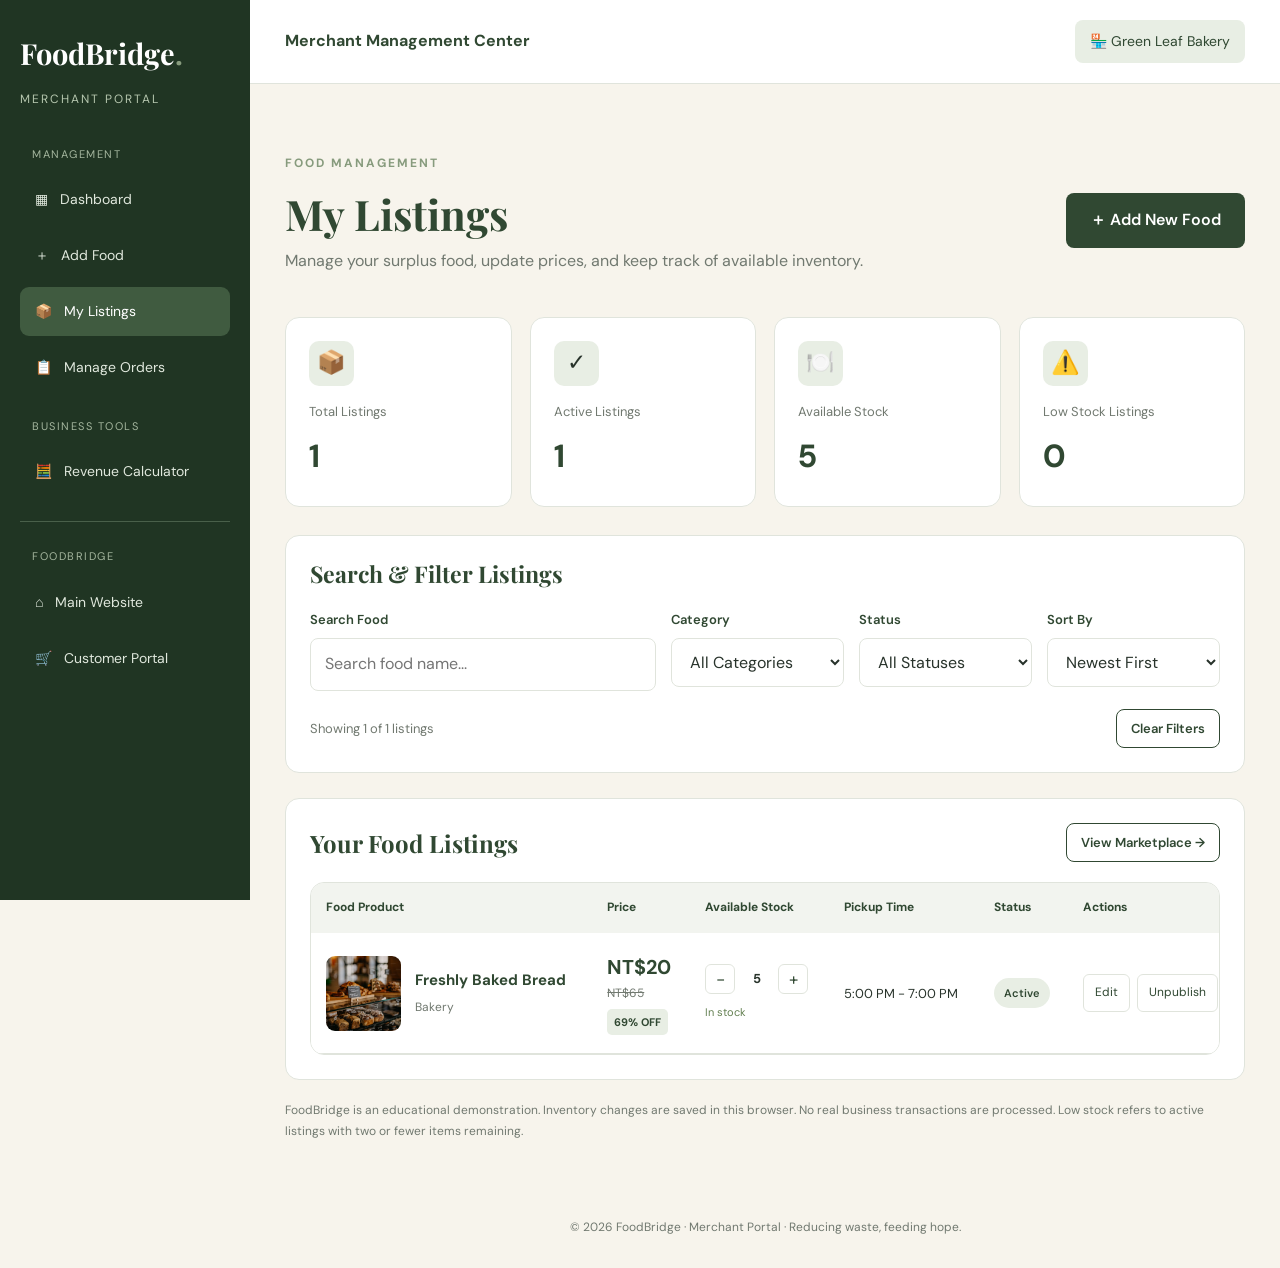
<file: merchant/listings.html>
<!DOCTYPE html>
<html lang="en">
<head>
    <meta charset="UTF-8">
    <meta name="viewport" content="width=device-width, initial-scale=1.0">
    <title>My Listings | FoodBridge</title>
    <link rel="stylesheet" href="../style-v2.css">

    <style>
        .merchant-layout {
            display: grid;
            grid-template-columns: 250px minmax(0, 1fr);
            min-height: 100vh;
        }

        .sidebar {
            background: #203523;
            color: white;
            padding: 30px 20px;
            position: sticky;
            top: 0;
            height: 100vh;
            overflow-y: auto;
        }

        .sidebar .logo {
            color: white;
            font-size: 29px;
        }

        .sidebar-subtitle {
            color: #b5c6ae;
            font-size: 12px;
            letter-spacing: 2px;
            margin: 12px 0 35px;
        }

        .sidebar-label {
            color: #a4b69e;
            font-size: 11px;
            letter-spacing: 1.5px;
            margin: 25px 12px 12px;
        }

        .sidebar-nav {
            display: flex;
            flex-direction: column;
            gap: 7px;
        }

        .sidebar-nav a {
            display: flex;
            align-items: center;
            gap: 12px;
            padding: 13px 15px;
            color: #e0e8dd;
            border-radius: 9px;
            text-decoration: none;
            font-size: 14px;
        }

        .sidebar-nav a:hover,
        .sidebar-nav a.active {
            background: #405b40;
            color: white;
        }

        .sidebar-divider {
            border: none;
            border-top: 1px solid #49604a;
            margin: 25px 0;
        }

        .merchant-main {
            min-width: 0;
            padding: 0;
            background: #f7f4ec;
        }

        .merchant-topbar {
            display: flex;
            justify-content: space-between;
            align-items: center;
            flex-wrap: wrap;
            gap: 15px;
            padding: 20px 35px;
            background: white;
            border-bottom: 1px solid var(--border);
        }

        .topbar-title {
            color: var(--green);
            font-weight: 700;
        }

        .store-label {
            background: #e8eee4;
            color: #304832;
            padding: 10px 15px;
            border-radius: 8px;
            font-size: 14px;
        }

        .dashboard-content {
            max-width: 1500px;
            margin: auto;
            padding: 35px;
        }

        .dashboard-heading {
            display: flex;
            justify-content: space-between;
            align-items: center;
            flex-wrap: wrap;
            gap: 20px;
            margin-bottom: 30px;
        }

        .dashboard-heading h1 {
            font-size: clamp(30px, 4vw, 42px);
            margin: 8px 0;
        }

        .dashboard-heading p {
            color: var(--muted);
        }

        .listing-stats {
            display: grid;
            grid-template-columns: repeat(4, minmax(0, 1fr));
            gap: 18px;
            margin-bottom: 28px;
        }

        .listing-stat {
            background: white;
            border: 1px solid var(--border);
            border-radius: 14px;
            padding: 23px;
        }

        .listing-stat-icon {
            width: 45px;
            height: 45px;
            display: flex;
            align-items: center;
            justify-content: center;
            background: #e8eee4;
            border-radius: 10px;
            font-size: 23px;
            margin-bottom: 15px;
        }

        .listing-stat p {
            color: var(--muted);
            font-size: 13px;
            margin-bottom: 8px;
        }

        .listing-stat strong {
            display: block;
            color: var(--green);
            font-size: 32px;
        }

        .filter-panel {
            background: white;
            border: 1px solid var(--border);
            border-radius: 14px;
            padding: 24px;
            margin-bottom: 25px;
        }

        .filter-panel h2 {
            font-size: 23px;
            margin-bottom: 20px;
        }

        .listing-filters {
            display: grid;
            grid-template-columns: 2fr 1fr 1fr 1fr;
            gap: 15px;
        }

        .filter-field label {
            display: block;
            color: var(--green);
            font-size: 13px;
            font-weight: 600;
            margin-bottom: 8px;
        }

        .filter-field input,
        .filter-field select {
            width: 100%;
        }

        .filter-bottom {
            display: flex;
            justify-content: space-between;
            align-items: center;
            gap: 15px;
            flex-wrap: wrap;
            margin-top: 18px;
        }

        .result-count {
            color: var(--muted);
            font-size: 13px;
        }

        .listing-panel {
            background: white;
            border: 1px solid var(--border);
            border-radius: 14px;
            padding: 24px;
        }

        .panel-heading {
            display: flex;
            justify-content: space-between;
            align-items: center;
            gap: 15px;
            flex-wrap: wrap;
            margin-bottom: 20px;
        }

        .panel-heading h2 {
            font-size: 24px;
            margin: 0;
        }

        .table-container {
            overflow-x: auto;
        }

        .listing-table {
            width: 100%;
            min-width: 1000px;
            border-collapse: collapse;
        }

        .listing-table th {
            padding: 15px;
            text-align: left;
            font-size: 12px;
            background: #f2f4ef;
            color: var(--green);
        }

        .listing-table td {
            padding: 18px 15px;
            border-bottom: 1px solid var(--border);
            font-size: 13px;
            vertical-align: middle;
        }

        .product-cell {
            display: flex;
            align-items: center;
            gap: 14px;
            min-width: 220px;
        }

        .product-cell img {
            width: 75px;
            height: 75px;
            object-fit: cover;
            border-radius: 9px;
        }

        .product-name {
            font-size: 15px;
            font-weight: 700;
            color: var(--green);
            margin-bottom: 5px;
            overflow-wrap: anywhere;
        }

        .product-category {
            color: var(--muted);
            font-size: 12px;
        }

        .selling-price {
            font-size: 20px;
            font-weight: 700;
            color: var(--green);
        }

        .original-price {
            font-size: 12px;
            color: var(--muted);
            text-decoration: line-through;
        }

        .discount-label {
            display: inline-block;
            background: #e8eee4;
            color: #304832;
            font-size: 11px;
            font-weight: 700;
            border-radius: 5px;
            padding: 4px 7px;
            margin-top: 5px;
        }

        .stock-control {
            display: flex;
            align-items: center;
            gap: 9px;
            margin-bottom: 7px;
        }

        .stock-control button {
            width: 30px;
            height: 30px;
            border: 1px solid var(--border);
            border-radius: 6px;
            background: white;
            color: var(--green);
            cursor: pointer;
            font-size: 17px;
        }

        .stock-control button:hover {
            background: #e8eee4;
        }

        .stock-control button:disabled {
            opacity: 0.4;
            cursor: not-allowed;
        }

        .stock-number {
            min-width: 25px;
            text-align: center;
            font-weight: 700;
        }

        .stock-warning {
            color: #b66a39;
            font-size: 11px;
        }

        .stock-empty {
            color: #b74b45;
            font-size: 11px;
        }

        .stock-good {
            color: #648052;
            font-size: 11px;
        }

        .listing-status {
            display: inline-block;
            padding: 6px 10px;
            border-radius: 20px;
            font-size: 11px;
            font-weight: 600;
            white-space: nowrap;
        }

        .listing-active {
            background: #e8eee4;
            color: #304832;
        }

        .listing-inactive {
            background: #eeeeee;
            color: #777777;
        }

        .listing-soldout {
            background: #fbe9e7;
            color: #a43e38;
        }

        .table-actions {
            display: flex;
            flex-wrap: wrap;
            gap: 7px;
            min-width: 180px;
        }

        .action-button {
            border: 1px solid var(--border);
            border-radius: 6px;
            padding: 8px 11px;
            font-size: 12px;
            background: white;
            color: var(--green);
            cursor: pointer;
        }

        .action-button:hover {
            background: #e8eee4;
        }

        .action-delete {
            color: #b74b45;
            border-color: #edcfcc;
        }

        .action-delete:hover {
            background: #fbe9e7;
        }

        .empty-listings {
            padding: 50px 20px;
            text-align: center;
            color: var(--muted);
        }

        .empty-listings h3 {
            color: var(--green);
            margin: 15px 0;
        }

        .inventory-notice {
            background: #fff3e2;
            color: #956027;
            border-radius: 10px;
            padding: 18px 22px;
            margin-bottom: 25px;
            font-size: 13px;
            line-height: 1.7;
        }

        .demo-note {
            color: var(--muted);
            font-size: 12px;
            line-height: 1.7;
            margin-top: 20px;
        }

        /* Edit Dialog */

        .edit-dialog {
            width: min(720px, 94vw);
            max-height: 90vh;
            border: none;
            border-radius: 18px;
            padding: 0;
            margin: auto;
            overflow-y: auto;
            box-shadow: 0 20px 70px rgba(0,0,0,0.2);
        }

        .edit-dialog::backdrop {
            background: rgba(20, 35, 22, 0.6);
        }

        .dialog-header {
            display: flex;
            justify-content: space-between;
            align-items: center;
            padding: 24px 28px;
            border-bottom: 1px solid var(--border);
            background: white;
            position: sticky;
            top: 0;
            z-index: 2;
        }

        .dialog-header h2 {
            font-size: 25px;
            margin: 0;
        }

        .close-button {
            background: #f2f4ef;
            border: none;
            border-radius: 8px;
            width: 35px;
            height: 35px;
            cursor: pointer;
            color: var(--green);
            font-size: 23px;
        }

        .dialog-body {
            padding: 28px;
        }

        .edit-image {
            width: 100%;
            height: 190px;
            object-fit: cover;
            border-radius: 12px;
            margin-bottom: 20px;
        }

        .form-group {
            margin-bottom: 20px;
        }

        .form-group label {
            display: block;
            color: var(--green);
            font-size: 13px;
            font-weight: 600;
            margin-bottom: 8px;
        }

        .form-group input,
        .form-group select {
            width: 100%;
        }

        .form-row {
            display: grid;
            grid-template-columns: 1fr 1fr;
            gap: 18px;
        }

        .edit-pricing {
            background: #e8eee4;
            border-radius: 10px;
            padding: 20px;
            margin-bottom: 22px;
            display: grid;
            grid-template-columns: 1fr 1fr;
            gap: 15px;
        }

        .edit-pricing p {
            font-size: 12px;
            color: #52634e;
            margin-bottom: 7px;
        }

        .edit-pricing strong {
            color: #304832;
            font-size: 25px;
        }

        .edit-error {
            display: none;
            background: #fbe9e7;
            color: #a43e38;
            padding: 15px;
            border-radius: 8px;
            font-size: 13px;
            margin-bottom: 18px;
        }

        .dialog-actions {
            display: flex;
            justify-content: flex-end;
            flex-wrap: wrap;
            gap: 12px;
            padding-top: 20px;
            border-top: 1px solid var(--border);
        }

        .toast {
            position: fixed;
            bottom: 25px;
            right: 25px;
            max-width: 90vw;
            background: #304832;
            color: white;
            padding: 16px 22px;
            border-radius: 10px;
            box-shadow: var(--shadow);
            z-index: 1000;
            font-size: 14px;
        }

        .dashboard-footer {
            text-align: center;
            color: var(--muted);
            font-size: 12px;
            padding: 30px;
        }

        @media (max-width: 1150px) {
            .listing-stats {
                grid-template-columns: repeat(2, 1fr);
            }

            .listing-filters {
                grid-template-columns: 1fr 1fr;
            }
        }

        @media (max-width: 760px) {
            .merchant-layout {
                grid-template-columns: 1fr;
            }

            .sidebar {
                position: static;
                height: auto;
                padding: 20px;
            }

            .sidebar-subtitle {
                margin-bottom: 20px;
            }

            .sidebar-nav {
                display: grid;
                grid-template-columns: 1fr 1fr;
            }

            .sidebar-nav a {
                padding: 10px;
                font-size: 13px;
            }

            .merchant-topbar,
            .dashboard-content {
                padding: 20px;
            }

            .listing-panel,
            .filter-panel {
                padding: 18px;
            }
        }

        @media (max-width: 480px) {
            .listing-filters,
            .form-row {
                grid-template-columns: 1fr;
            }

            .listing-stat {
                padding: 16px;
            }

            .listing-stat strong {
                font-size: 26px;
            }

            .dialog-body {
                padding: 20px;
            }
        }
    </style>
</head>

<body>

<div class="merchant-layout">

    <!-- Merchant Sidebar -->

    <aside class="sidebar">

        <a href="../index.html" class="logo">
            FoodBridge<span>.</span>
        </a>

        <div class="sidebar-subtitle">
            MERCHANT PORTAL
        </div>

        <div class="sidebar-label">
            MANAGEMENT
        </div>

        <nav class="sidebar-nav">

            <a href="index.html">
                <span>▦</span> Dashboard
            </a>

            <a href="add-food.html">
                <span>＋</span> Add Food
            </a>

            <a href="listings.html"
               class="active"
               aria-current="page">
                <span>📦</span> My Listings
            </a>

            <a href="orders.html">
                <span>📋</span> Manage Orders
            </a>

        </nav>

        <div class="sidebar-label">
            BUSINESS TOOLS
        </div>

        <nav class="sidebar-nav">

            <a href="calculator.html">
                <span>🧮</span> Revenue Calculator
            </a>

        </nav>

        <hr class="sidebar-divider">

        <div class="sidebar-label">
            FOODBRIDGE
        </div>

        <nav class="sidebar-nav">

            <a href="../index.html">
                <span>⌂</span> Main Website
            </a>

            <a href="../customer/index.html">
                <span>🛒</span> Customer Portal
            </a>

        </nav>

    </aside>

    <!-- Main Content -->

    <main class="merchant-main">

        <header class="merchant-topbar">

            <div class="topbar-title">
                Merchant Management Center
            </div>

            <div class="store-label">
                🏪 <span id="currentStore">Loading...</span>
            </div>

        </header>

        <div class="dashboard-content">

            <div class="dashboard-heading">

                <div>

                    <div class="eyebrow">
                        Food Management
                    </div>

                    <h1>My Listings</h1>

                    <p>
                        Manage your surplus food, update prices,
                        and keep track of available inventory.
                    </p>

                </div>

                <a href="add-food.html"
                   class="btn btn-primary">
                    ＋ Add New Food
                </a>

            </div>

            <!-- Listing Statistics -->

            <section class="listing-stats">

                <article class="listing-stat">

                    <div class="listing-stat-icon">📦</div>

                    <p>Total Listings</p>

                    <strong id="totalListings">0</strong>

                </article>

                <article class="listing-stat">

                    <div class="listing-stat-icon">✓</div>

                    <p>Active Listings</p>

                    <strong id="activeListings">0</strong>

                </article>

                <article class="listing-stat">

                    <div class="listing-stat-icon">🍽️</div>

                    <p>Available Stock</p>

                    <strong id="availableStock">0</strong>

                </article>

                <article class="listing-stat">

                    <div class="listing-stat-icon">⚠️</div>

                    <p>Low Stock Listings</p>

                    <strong id="lowStockListings">0</strong>

                </article>

            </section>

            <div class="inventory-notice"
                 id="inventoryNotice"
                 hidden>
            </div>

            <!-- Filters -->

            <section class="filter-panel">

                <h2>Search & Filter Listings</h2>

                <div class="listing-filters">

                    <div class="filter-field">

                        <label for="searchInput">
                            Search Food
                        </label>

                        <input type="search"
                               id="searchInput"
                               placeholder="Search food name...">

                    </div>

                    <div class="filter-field">

                        <label for="categoryFilter">
                            Category
                        </label>

                        <select id="categoryFilter">
                            <option value="">All Categories</option>
                            <option value="Meals">Meals</option>
                            <option value="Bakery">Bakery</option>
                            <option value="Desserts">Desserts</option>
                            <option value="Beverages">Beverages</option>
                            <option value="Vegetables">Vegetables</option>
                            <option value="Fruits">Fruits</option>
                            <option value="Other">Other</option>
                        </select>

                    </div>

                    <div class="filter-field">

                        <label for="statusFilter">
                            Status
                        </label>

                        <select id="statusFilter">
                            <option value="">All Statuses</option>
                            <option value="active">Active</option>
                            <option value="inactive">Inactive</option>
                            <option value="soldout">Sold Out</option>
                            <option value="lowstock">Low Stock</option>
                        </select>

                    </div>

                    <div class="filter-field">

                        <label for="sortFilter">
                            Sort By
                        </label>

                        <select id="sortFilter">
                            <option value="newest">Newest First</option>
                            <option value="name">Name A-Z</option>
                            <option value="priceLow">Price: Low to High</option>
                            <option value="priceHigh">Price: High to Low</option>
                            <option value="stockLow">Stock: Low to High</option>
                            <option value="stockHigh">Stock: High to Low</option>
                        </select>

                    </div>

                </div>

                <div class="filter-bottom">

                    <span class="result-count"
                          id="resultCount">
                        Showing 0 listings
                    </span>

                    <button type="button"
                            class="btn btn-outline btn-small"
                            id="clearFilters">
                        Clear Filters
                    </button>

                </div>

            </section>

            <!-- Product Management Table -->

            <section class="listing-panel">

                <div class="panel-heading">

                    <h2>Your Food Listings</h2>

                    <a href="../customer/food.html"
                       class="btn btn-outline btn-small">
                        View Marketplace →
                    </a>

                </div>

                <div class="table-container"
                     id="listingContainer">
                </div>

            </section>

            <p class="demo-note">

                FoodBridge is an educational demonstration.
                Inventory changes are saved in this browser.
                No real business transactions are processed.
                Low stock refers to active listings with
                two or fewer items remaining.

            </p>

        </div>

        <footer class="dashboard-footer">
            © 2026 FoodBridge · Merchant Portal ·
            Reducing waste, feeding hope.
        </footer>

    </main>

</div>

<!-- Edit Product Dialog -->

<dialog class="edit-dialog" id="editDialog">

    <div class="dialog-header">

        <h2>Edit Food Listing</h2>

        <button type="button"
                class="close-button"
                id="closeDialog"
                aria-label="Close dialog">
            ×
        </button>

    </div>

    <form id="editForm" class="dialog-body">

        <input type="hidden" id="editFoodId">

        <div class="edit-error"
             id="editError"
             role="alert">
        </div>

        <img id="editPreviewImage"
             class="edit-image"
             src="../bakery.jpg"
             alt="Food listing preview">

        <div class="form-group">

            <label for="editImage">
                Replace Food Photo
            </label>

            <input type="file"
                   id="editImage"
                   accept="image/jpeg,image/png,image/webp">

            <p class="form-note">
                Optional. JPG, PNG or WEBP, up to 5 MB.
            </p>

        </div>

        <div class="form-group">

            <label for="editName">Food Name</label>

            <input type="text"
                   id="editName"
                   maxlength="80"
                   required>

        </div>

        <div class="form-row">

            <div class="form-group">

                <label for="editCategory">Category</label>

                <select id="editCategory" required>
                    <option value="Meals">Meals</option>
                    <option value="Bakery">Bakery</option>
                    <option value="Desserts">Desserts</option>
                    <option value="Beverages">Beverages</option>
                    <option value="Vegetables">Vegetables</option>
                    <option value="Fruits">Fruits</option>
                    <option value="Other">Other</option>
                </select>

            </div>

            <div class="form-group">

                <label for="editOriginalPrice">
                    Original Price (NT$)
                </label>

                <input type="number"
                       id="editOriginalPrice"
                       min="1"
                       max="10000"
                       step="1"
                       required>

            </div>

        </div>

        <div class="edit-pricing">

            <div>

                <p>FoodBridge Price</p>

                <strong id="editSellingPrice">
                    NT$0
                </strong>

            </div>

            <div>

                <p>Customer Savings</p>

                <strong id="editSavings">
                    NT$0
                </strong>

            </div>

        </div>

        <div class="form-row">

            <div class="form-group">

                <label for="editStock">
                    Available Quantity
                </label>

                <input type="number"
                       id="editStock"
                       min="0"
                       max="1000"
                       step="1"
                       required>

            </div>

            <div class="form-group">

                <label for="editWeight">
                    Weight per Item (kg)
                </label>

                <input type="number"
                       id="editWeight"
                       min="0.01"
                       max="20"
                       step="0.01"
                       required>

            </div>

        </div>

        <div class="form-group">

            <label for="editPickup">
                Pickup Time
            </label>

            <input type="text"
                   id="editPickup"
                   maxlength="80"
                   placeholder="5:00 PM - 7:00 PM"
                   required>

        </div>

        <div class="form-group">

            <label for="editStatus">
                Listing Status
            </label>

            <select id="editStatus">
                <option value="active">Active</option>
                <option value="inactive">Inactive</option>
            </select>

        </div>

        <p class="form-note">
            FoodBridge automatically applies a 70% discount.
            Existing reservations retain their original
            recorded prices and pickup information.
        </p>

        <div class="dialog-actions">

            <button type="button"
                    class="btn btn-outline"
                    id="cancelEdit">
                Cancel
            </button>

            <button type="submit"
                    class="btn btn-primary"
                    id="saveEdit">
                Save Changes
            </button>

        </div>

    </form>

</dialog>

<script src="../database.js"></script>

<script>

    const db = window.FoodBridgeDB;

    const DISCOUNT = 70;

    const LOW_STOCK_LIMIT = 2;

    const merchant = db.getCurrentMerchant();

    const editDialog = document.getElementById("editDialog");

    let editImageData = "";

    let imageProcessing = false;

    let toastTimer;

    // Utility Functions

    function element(id) {
        return document.getElementById(id);
    }

    function setText(id, value) {
        element(id).textContent = value;
    }

    function escapeHTML(value) {

        return String(value ?? "").replace(
            /[&<>"']/g,
            character => ({
                "&": "&amp;",
                "<": "&lt;",
                ">": "&gt;",
                '"': "&quot;",
                "'": "&#39;"
            })[character]
        );

    }

    function formatMoney(value) {
        return "NT$" +
            Number(value).toLocaleString("en-US");
    }

    function getImagePath(image) {

        const value = String(image || "bakery.jpg");

        if (/^data:image\/(jpeg|png|webp|gif);base64,/i.test(value)) {
            return value;
        }

        if (/^https?:\/\//i.test(value)) {
            return value;
        }

        return "../" + value.replace(/^\/+/, "");

    }

    function showToast(message, isError = false) {

        const existing = document.querySelector(".toast");

        if (existing) {
            existing.remove();
        }

        clearTimeout(toastTimer);

        const toast = document.createElement("div");

        toast.className = "toast";

        toast.setAttribute("role", "status");

        toast.textContent = message;

        if (isError) {
            toast.style.background = "#b74b45";
        }

        document.body.appendChild(toast);

        toastTimer = setTimeout(() => toast.remove(), 3000);

    }

    // Merchant Data

    function getListings() {

        if (!merchant) {
            return [];
        }

        return db.getMerchantFoods(merchant.id)
            .filter(food => !food.deleted);

    }

    function getOwnedFood(id) {

        return getListings().find(
            food => Number(food.id) === Number(id)
        );

    }

    // Statistics

    function updateStatistics() {

        const foods = getListings();

        const activeFoods = foods.filter(
            food => food.active
        );

        const availableStock = activeFoods.reduce(
            (sum, food) => sum + Number(food.stock),
            0
        );

        const lowStockFoods = activeFoods.filter(
            food => food.stock <= LOW_STOCK_LIMIT
        );

        setText("totalListings", foods.length);

        setText("activeListings", activeFoods.length);

        setText("availableStock", availableStock);

        setText("lowStockListings", lowStockFoods.length);

        const notice = element("inventoryNotice");

        if (lowStockFoods.length > 0) {

            notice.hidden = false;

            notice.textContent =
                "Inventory Alert: " +
                lowStockFoods.length +
                " active listing(s) have low or no stock. " +
                "Please review your available quantities.";

        } else {

            notice.hidden = true;

        }

    }

    // Listing Status

    function getStatus(food) {

        if (!food.active) {

            return {
                label: "Inactive",
                className: "listing-inactive"
            };

        }

        if (food.stock === 0) {

            return {
                label: "Sold Out",
                className: "listing-soldout"
            };

        }

        return {
            label: "Active",
            className: "listing-active"
        };

    }

    function getStockNote(stock) {

        if (stock === 0) {

            return '<span class="stock-empty">Out of stock</span>';

        }

        if (stock <= LOW_STOCK_LIMIT) {

            return '<span class="stock-warning">Low stock</span>';

        }

        return '<span class="stock-good">In stock</span>';

    }

    // Search and Filter

    function getFilteredListings() {

        const keyword = element("searchInput")
            .value.trim().toLowerCase();

        const category = element("categoryFilter").value;

        const status = element("statusFilter").value;

        const sort = element("sortFilter").value;

        let foods = getListings().filter(food => {

            const matchesKeyword =
                String(food.name).toLowerCase().includes(keyword);

            const matchesCategory =
                !category || food.category === category;

            let matchesStatus = true;

            if (status === "active") {

                matchesStatus =
                    food.active && food.stock > 0;

            } else if (status === "inactive") {

                matchesStatus = !food.active;

            } else if (status === "soldout") {

                matchesStatus =
                    food.active && food.stock === 0;

            } else if (status === "lowstock") {

                matchesStatus =
                    food.active &&
                    food.stock > 0 &&
                    food.stock <= LOW_STOCK_LIMIT;

            }

            return matchesKeyword &&
                matchesCategory &&
                matchesStatus;

        });

        switch (sort) {

            case "name":
                foods.sort((a, b) =>
                    a.name.localeCompare(b.name));
                break;

            case "priceLow":
                foods.sort((a, b) => a.price - b.price);
                break;

            case "priceHigh":
                foods.sort((a, b) => b.price - a.price);
                break;

            case "stockLow":
                foods.sort((a, b) => a.stock - b.stock);
                break;

            case "stockHigh":
                foods.sort((a, b) => b.stock - a.stock);
                break;

            default:
                foods.sort((a, b) => b.id - a.id);

        }

        return foods;

    }

    // Render Listings

    function renderListings() {

        const foods = getFilteredListings();

        const container = element("listingContainer");

        setText(
            "resultCount",
            "Showing " + foods.length +
            " of " + getListings().length + " listings"
        );

        if (foods.length === 0) {

            container.innerHTML = `
                <div class="empty-listings">
                    <div style="font-size:45px;">📦</div>
                    <h3>No Listings Found</h3>
                    <p>
                        Add a new food listing or adjust
                        your search filters.
                    </p>
                    <a href="add-food.html"
                       class="btn btn-primary"
                       style="margin-top:20px;">
                        Add New Food
                    </a>
                </div>
            `;

            return;

        }

        const rows = foods.map(food => {

            const status = getStatus(food);

            const discount = food.originalPrice > 0
                ? Math.round(
                    (food.originalPrice - food.price) /
                    food.originalPrice * 100
                )
                : DISCOUNT;

            const id = Number(food.id);

            return `

                <tr>

                    <td>

                        <div class="product-cell">

                            <img
                                src="${escapeHTML(getImagePath(food.image))}"
                                alt="${escapeHTML(food.name)}"
                                onerror="this.onerror=null;this.src='../bakery.jpg';">

                            <div>

                                <div class="product-name">
                                    ${escapeHTML(food.name)}
                                </div>

                                <div class="product-category">
                                    ${escapeHTML(food.category)}
                                </div>

                            </div>

                        </div>

                    </td>

                    <td>

                        <div class="selling-price">
                            ${formatMoney(food.price)}
                        </div>

                        <div class="original-price">
                            ${formatMoney(food.originalPrice)}
                        </div>

                        <span class="discount-label">
                            ${discount}% OFF
                        </span>

                    </td>

                    <td>

                        <div class="stock-control">

                            <button
                                type="button"
                                data-action="decrease"
                                data-id="${id}"
                                aria-label="Decrease stock"
                                ${food.stock <= 0 ? "disabled" : ""}>
                                −
                            </button>

                            <span class="stock-number">
                                ${Number(food.stock)}
                            </span>

                            <button
                                type="button"
                                data-action="increase"
                                data-id="${id}"
                                aria-label="Increase stock"
                                ${food.stock >= 1000 ? "disabled" : ""}>
                                +
                            </button>

                        </div>

                        ${getStockNote(food.stock)}

                    </td>

                    <td>
                        ${escapeHTML(food.pickup)}
                    </td>

                    <td>

                        <span class="listing-status ${status.className}">
                            ${status.label}
                        </span>

                    </td>

                    <td>

                        <div class="table-actions">

                            <button
                                type="button"
                                class="action-button"
                                data-action="edit"
                                data-id="${id}">
                                Edit
                            </button>

                            <button
                                type="button"
                                class="action-button"
                                data-action="toggle"
                                data-id="${id}">
                                ${food.active ? "Unpublish" : "Publish"}
                            </button>

                            <button
                                type="button"
                                class="action-button action-delete"
                                data-action="delete"
                                data-id="${id}">
                                Delete
                            </button>

                        </div>

                    </td>

                </tr>

            `;

        }).join("");

        container.innerHTML = `

            <table class="listing-table">

                <thead>

                    <tr>
                        <th>Food Product</th>
                        <th>Price</th>
                        <th>Available Stock</th>
                        <th>Pickup Time</th>
                        <th>Status</th>
                        <th>Actions</th>
                    </tr>

                </thead>

                <tbody>
                    ${rows}
                </tbody>

            </table>

        `;

    }

    // Quick Stock Adjustment

    function adjustStock(id, change) {

        const food = getOwnedFood(id);

        if (!food) {
            return;
        }

        const newStock = Math.min(
            1000,
            Math.max(0, Number(food.stock) + change)
        );

        try {

            const success = db.updateFood(id, {
                stock: newStock
            });

            if (!success) {
                throw new Error("Unable to update stock.");
            }

            refreshPage();

            showToast("Inventory updated successfully.");

        } catch (error) {

            showToast("Unable to update inventory.", true);

        }

    }

    // Publish and Unpublish

    function toggleListing(id) {

        const food = getOwnedFood(id);

        if (!food) {
            return;
        }

        const newStatus = !food.active;

        try {

            const success = db.updateFood(id, {
                active: newStatus
            });

            if (!success) {
                throw new Error("Unable to update listing.");
            }

            refreshPage();

            showToast(
                newStatus
                    ? "Food listing published."
                    : "Food listing unpublished."
            );

        } catch (error) {

            showToast("Unable to update listing status.", true);

        }

    }

    // Remove Listing

    function deleteListing(id) {

        const food = getOwnedFood(id);

        if (!food) {
            return;
        }

        const confirmed = window.confirm(

            'Remove "' + food.name + '" from your listings?\n\n' +
            "It will no longer be available to customers. " +
            "Existing order records will be preserved."

        );

        if (!confirmed) {
            return;
        }

        try {

            const success = db.updateFood(id, {
                active: false,
                deleted: true
            });

            if (!success) {
                throw new Error("Unable to remove listing.");
            }

            db.removeFromCart(id);

            if (db.isFavorite(id)) {
                db.toggleFavorite(id);
            }

            refreshPage();

            showToast("Food listing removed successfully.");

        } catch (error) {

            showToast("Unable to remove listing.", true);

        }

    }

    // Edit Listing

    function openEditDialog(id) {

        const food = getOwnedFood(id);

        if (!food || imageProcessing) {
            return;
        }

        element("editForm").reset();

        element("editFoodId").value = food.id;

        element("editName").value = food.name;

        element("editCategory").value = food.category;

        element("editOriginalPrice").value = food.originalPrice;

        element("editStock").value = food.stock;

        element("editWeight").value = food.weight;

        element("editPickup").value = food.pickup;

        element("editStatus").value =
            food.active ? "active" : "inactive";

        editImageData = food.image || "bakery.jpg";

        element("editPreviewImage").src =
            getImagePath(editImageData);

        clearEditError();

        updateEditPricing();

        editDialog.showModal();

    }

    function closeEditDialog() {

        if (!imageProcessing) {
            editDialog.close();
        }

    }

    function updateEditPricing() {

        const original = Math.max(
            0,
            Number(element("editOriginalPrice").value) || 0
        );

        const selling = db.calculatePrice(
            original,
            DISCOUNT
        );

        setText(
            "editSellingPrice",
            formatMoney(selling)
        );

        setText(
            "editSavings",
            formatMoney(original - selling)
        );

    }

    function showEditError(message) {

        const errorBox = element("editError");

        errorBox.textContent = message;

        errorBox.style.display = "block";

    }

    function clearEditError() {

        element("editError").textContent = "";

        element("editError").style.display = "none";

    }

    // Image Compression

    function compressImage(file) {

        return new Promise((resolve, reject) => {

            const reader = new FileReader();

            reader.onerror = reject;

            reader.onload = () => {

                const image = new Image();

                image.onerror = reject;

                image.onload = () => {

                    try {

                        const scale = Math.min(
                            1,
                            800 / Math.max(
                                image.width,
                                image.height
                            )
                        );

                        const canvas =
                            document.createElement("canvas");

                        canvas.width = Math.max(
                            1,
                            Math.round(image.width * scale)
                        );

                        canvas.height = Math.max(
                            1,
                            Math.round(image.height * scale)
                        );

                        const context =
                            canvas.getContext("2d");

                        context.fillStyle = "#ffffff";

                        context.fillRect(
                            0, 0,
                            canvas.width,
                            canvas.height
                        );

                        context.drawImage(
                            image,
                            0, 0,
                            canvas.width,
                            canvas.height
                        );

                        resolve(
                            canvas.toDataURL("image/jpeg", 0.72)
                        );

                    } catch (error) {

                        reject(error);

                    }

                };

                image.src = reader.result;

            };

            reader.readAsDataURL(file);

        });

    }

    async function handleImageChange(event) {

        const file = event.target.files[0];

        if (!file) {
            return;
        }

        const allowed = [
            "image/jpeg",
            "image/png",
            "image/webp"
        ];

        if (
            !allowed.includes(file.type) ||
            file.size > 5 * 1024 * 1024
        ) {

            showEditError(
                "Please choose a JPG, PNG or WEBP image under 5 MB."
            );

            event.target.value = "";

            return;

        }

        imageProcessing = true;

        element("saveEdit").disabled = true;

        element("editImage").disabled = true;

        try {

            editImageData = await compressImage(file);

            element("editPreviewImage").src =
                editImageData;

            clearEditError();

        } catch (error) {

            showEditError("Unable to process the image.");

            event.target.value = "";

        } finally {

            imageProcessing = false;

            element("saveEdit").disabled = false;

            element("editImage").disabled = false;

        }

    }

    // Save Edited Product

    function saveListing(event) {

        event.preventDefault();

        if (imageProcessing) {
            return;
        }

        const id = Number(element("editFoodId").value);

        const food = getOwnedFood(id);

        if (!food) {

            showEditError("Food listing not found.");

            return;

        }

        const name = element("editName").value.trim();

        const originalPrice =
            Number(element("editOriginalPrice").value);

        const stock = Number(element("editStock").value);

        const weight = Number(element("editWeight").value);

        const pickup = element("editPickup").value.trim();

        if (
            !name ||
            !pickup ||
            !Number.isInteger(originalPrice) ||
            originalPrice < 1 ||
            originalPrice > 10000 ||
            db.calculatePrice(originalPrice, DISCOUNT) < 1 ||
            !Number.isInteger(stock) ||
            stock < 0 ||
            stock > 1000 ||
            !Number.isFinite(weight) ||
            weight < 0.01 ||
            weight > 20
        ) {

            showEditError(
                "Please enter valid food information, pricing and inventory."
            );

            return;

        }

        const updates = {

            name: name,

            category: element("editCategory").value,

            originalPrice: originalPrice,

            discount: DISCOUNT,

            stock: stock,

            weight: weight,

            pickup: pickup,

            image: editImageData,

            active: element("editStatus").value === "active"

        };

        try {

            const success = db.updateFood(id, updates);

            if (!success) {
                throw new Error("Unable to save listing.");
            }

            editDialog.close();

            refreshPage();

            showToast("Food listing updated successfully!");

        } catch (error) {

            showEditError(
                "Unable to save changes. Browser storage may be full."
            );

        }

    }

    // Table Actions

    element("listingContainer").addEventListener(
        "click",
        event => {

            const button = event.target.closest(
                "button[data-action]"
            );

            if (!button) {
                return;
            }

            const id = Number(button.dataset.id);

            switch (button.dataset.action) {

                case "increase":
                    adjustStock(id, 1);
                    break;

                case "decrease":
                    adjustStock(id, -1);
                    break;

                case "edit":
                    openEditDialog(id);
                    break;

                case "toggle":
                    toggleListing(id);
                    break;

                case "delete":
                    deleteListing(id);
                    break;

            }

        }
    );

    // Clear Filters

    function clearFilters() {

        element("searchInput").value = "";

        element("categoryFilter").value = "";

        element("statusFilter").value = "";

        element("sortFilter").value = "newest";

        renderListings();

    }

    // Refresh Page

    function refreshPage() {

        if (!merchant) {

            setText("currentStore", "No store selected");

            return;

        }

        setText("currentStore", merchant.name);

        updateStatistics();

        renderListings();

    }

    // Event Listeners

    element("searchInput").addEventListener(
        "input",
        renderListings
    );

    [
        "categoryFilter",
        "statusFilter",
        "sortFilter"
    ].forEach(id => {

        element(id).addEventListener(
            "change",
            renderListings
        );

    });

    element("clearFilters").addEventListener(
        "click",
        clearFilters
    );

    element("editOriginalPrice").addEventListener(
        "input",
        updateEditPricing
    );

    element("editImage").addEventListener(
        "change",
        handleImageChange
    );

    element("editForm").addEventListener(
        "submit",
        saveListing
    );

    element("closeDialog").addEventListener(
        "click",
        closeEditDialog
    );

    element("cancelEdit").addEventListener(
        "click",
        closeEditDialog
    );

    editDialog.addEventListener("cancel", event => {

        if (imageProcessing) {
            event.preventDefault();
        }

    });

    element("editPreviewImage").addEventListener(
        "error",
        function () {

            if (!this.src.endsWith("/bakery.jpg")) {
                this.src = "../bakery.jpg";
            }

        }
    );

    window.addEventListener("storage", refreshPage);

    window.addEventListener("pageshow", refreshPage);

    // Initialize Page

    refreshPage();

</script>

</body>
</html>
</file>
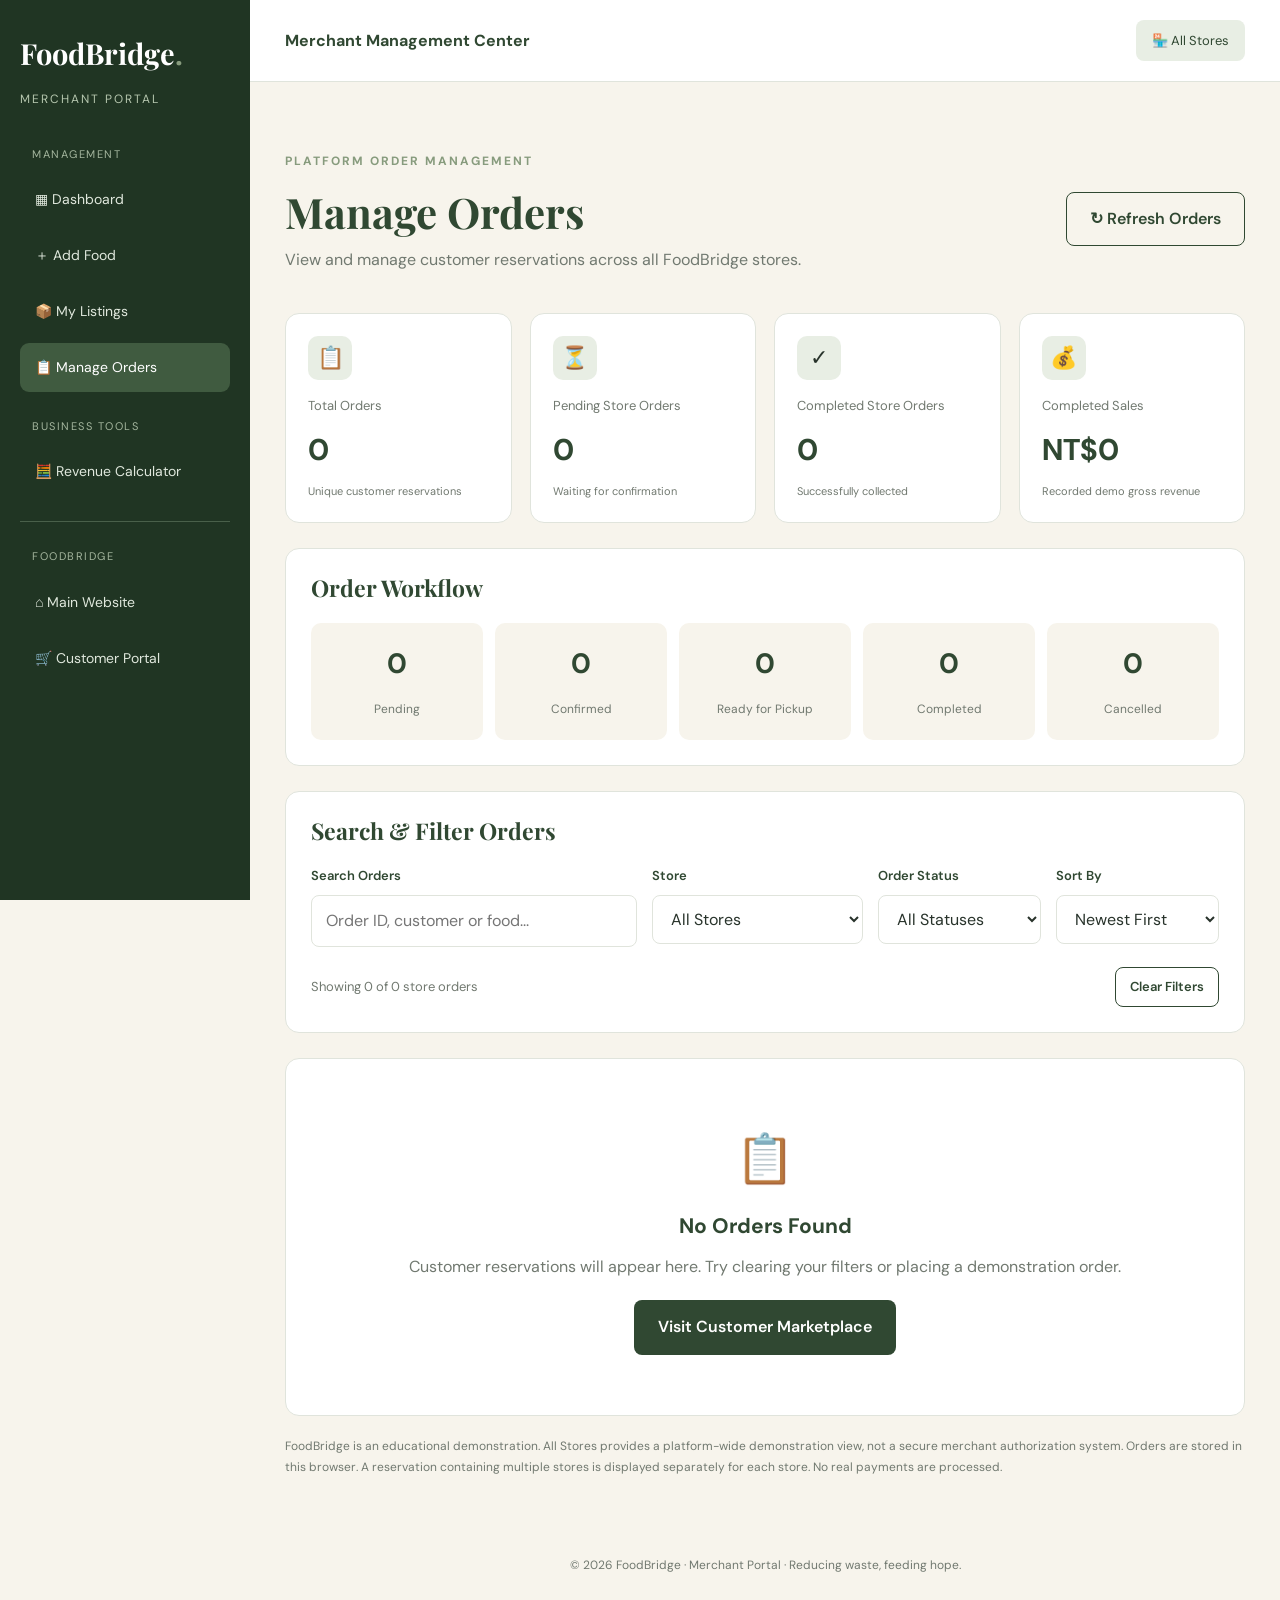
<file: merchant/orders.html>
<!DOCTYPE html>
<html lang="en">
<head>
<meta charset="UTF-8">
<meta name="viewport" content="width=device-width, initial-scale=1.0">
<title>Manage Orders | FoodBridge</title>
<link rel="stylesheet" href="../style-v2.css">

<style>
* { box-sizing: border-box; }

.merchant-layout {
    display: grid;
    grid-template-columns: 250px minmax(0, 1fr);
    min-height: 100vh;
}

.sidebar {
    background: #203523;
    color: white;
    padding: 30px 20px;
    position: sticky;
    top: 0;
    height: 100vh;
    overflow-y: auto;
}

.sidebar .logo {
    color: white;
    font-size: 29px;
}

.sidebar-subtitle {
    color: #b5c6ae;
    font-size: 12px;
    letter-spacing: 2px;
    margin: 12px 0 35px;
}

.sidebar-label {
    color: #a4b69e;
    font-size: 11px;
    letter-spacing: 1.5px;
    margin: 25px 12px 12px;
}

.sidebar-nav {
    display: flex;
    flex-direction: column;
    gap: 7px;
}

.sidebar-nav a {
    display: flex;
    align-items: center;
    gap: 12px;
    padding: 13px 15px;
    color: #e0e8dd;
    border-radius: 9px;
    text-decoration: none;
    font-size: 14px;
}

.sidebar-nav a:hover,
.sidebar-nav a.active {
    background: #405b40;
    color: white;
}

.sidebar-divider {
    border: none;
    border-top: 1px solid #49604a;
    margin: 25px 0;
}

.merchant-main {
    min-width: 0;
    background: #f7f4ec;
    padding: 0;
}

.merchant-topbar {
    background: white;
    padding: 20px 35px;
    border-bottom: 1px solid #e0e4dc;
    display: flex;
    justify-content: space-between;
    align-items: center;
    flex-wrap: wrap;
    gap: 15px;
}

.topbar-title {
    color: #304832;
    font-weight: 700;
}

.platform-label {
    background: #e8eee4;
    color: #304832;
    padding: 10px 16px;
    border-radius: 8px;
    font-size: 13px;
}

.dashboard-content {
    max-width: 1500px;
    margin: auto;
    padding: 35px;
}

.dashboard-heading {
    display: flex;
    justify-content: space-between;
    align-items: center;
    flex-wrap: wrap;
    gap: 20px;
    margin-bottom: 28px;
}

.dashboard-heading h1 {
    font-size: clamp(30px, 4vw, 42px);
    margin: 8px 0;
}

.dashboard-heading p {
    color: #717970;
}

.stats-overview {
    display: grid;
    grid-template-columns: repeat(4, minmax(0, 1fr));
    gap: 18px;
    margin-bottom: 25px;
}

.stat-box {
    background: white;
    border: 1px solid #e0e4dc;
    border-radius: 14px;
    padding: 22px;
}

.stat-icon {
    background: #e8eee4;
    width: 44px;
    height: 44px;
    display: flex;
    align-items: center;
    justify-content: center;
    border-radius: 10px;
    font-size: 22px;
    margin-bottom: 15px;
}

.stat-box p {
    font-size: 13px;
    color: #717970;
    margin-bottom: 8px;
}

.stat-box strong {
    display: block;
    color: #304832;
    font-size: 30px;
    overflow-wrap: anywhere;
}

.stat-box small {
    display: block;
    color: #717970;
    font-size: 11px;
    margin-top: 8px;
}

.panel {
    background: white;
    border: 1px solid #e0e4dc;
    border-radius: 14px;
    padding: 25px;
    margin-bottom: 25px;
}

.panel h2 {
    font-size: 23px;
    margin-bottom: 20px;
}

.workflow {
    display: grid;
    grid-template-columns: repeat(5, 1fr);
    gap: 12px;
}

.workflow-box {
    background: #f7f4ec;
    border-radius: 10px;
    padding: 18px 10px;
    text-align: center;
}

.workflow-box strong {
    display: block;
    color: #304832;
    font-size: 28px;
    margin-bottom: 8px;
}

.workflow-box span {
    font-size: 12px;
    color: #717970;
}

.filters {
    display: grid;
    grid-template-columns: 2fr 1.3fr 1fr 1fr;
    gap: 15px;
}

.filter-field label {
    display: block;
    color: #304832;
    font-size: 13px;
    font-weight: 600;
    margin-bottom: 8px;
}

.filter-field input,
.filter-field select {
    width: 100%;
}

.filter-footer {
    display: flex;
    justify-content: space-between;
    align-items: center;
    flex-wrap: wrap;
    gap: 15px;
    margin-top: 20px;
}

#resultCount {
    color: #717970;
    font-size: 13px;
}

.order-card-new {
    background: white;
    border: 1px solid #e0e4dc;
    border-radius: 14px;
    margin-bottom: 22px;
    overflow: hidden;
}

.order-header-new {
    background: #f2f4ef;
    padding: 22px 25px;
    border-bottom: 1px solid #e0e4dc;
    display: flex;
    justify-content: space-between;
    align-items: flex-start;
    flex-wrap: wrap;
    gap: 15px;
}

.order-header-new h3 {
    color: #304832;
    font-size: 19px;
    margin: 0 0 8px;
    overflow-wrap: anywhere;
}

.order-date {
    font-size: 12px;
    color: #717970;
}

.store-name {
    display: inline-block;
    background: #e8eee4;
    color: #304832;
    padding: 7px 12px;
    border-radius: 6px;
    font-size: 13px;
    font-weight: 600;
    margin-top: 12px;
}

.order-body {
    padding: 25px;
}

.customer-info {
    display: grid;
    grid-template-columns: 1fr 1fr;
    gap: 15px;
    padding-bottom: 20px;
    border-bottom: 1px solid #e0e4dc;
}

.customer-info p {
    color: #717970;
    font-size: 12px;
    margin-bottom: 6px;
}

.customer-info strong {
    color: #304832;
    font-size: 15px;
}

.food-item {
    display: grid;
    grid-template-columns: 85px minmax(0, 1fr) auto;
    align-items: center;
    gap: 18px;
    padding: 20px 0;
    border-bottom: 1px solid #e0e4dc;
}

.food-item img {
    width: 85px;
    height: 85px;
    border-radius: 10px;
    object-fit: cover;
}

.food-item h4 {
    color: #304832;
    font-size: 17px;
    margin-bottom: 8px;
}

.food-item p {
    color: #717970;
    font-size: 13px;
    margin-bottom: 5px;
}

.item-price {
    color: #304832;
    font-size: 20px;
    font-weight: 700;
}

.order-status-label {
    display: inline-block;
    border-radius: 20px;
    padding: 7px 12px;
    font-size: 12px;
    font-weight: 700;
}

.status-pending {
    background: #fff0d9;
    color: #a66a23;
}

.status-confirmed {
    background: #e5eef8;
    color: #3c6994;
}

.status-ready {
    background: #eee6f7;
    color: #76529b;
}

.status-completed {
    background: #e8eee4;
    color: #304832;
}

.status-cancelled {
    background: #fbe9e7;
    color: #a43e38;
}

.status-mixed {
    background: #eeeeee;
    color: #555555;
}

.order-totals {
    display: grid;
    grid-template-columns: repeat(3, 1fr);
    gap: 15px;
    padding: 22px 0;
}

.total-box {
    background: #f7f4ec;
    border-radius: 9px;
    padding: 18px;
}

.total-box p {
    color: #717970;
    font-size: 12px;
    margin-bottom: 8px;
}

.total-box strong {
    color: #304832;
    font-size: 23px;
    overflow-wrap: anywhere;
}

.order-progress {
    display: grid;
    grid-template-columns: repeat(4, 1fr);
    gap: 8px;
    padding: 15px 0 25px;
}

.progress-step {
    text-align: center;
    font-size: 11px;
    color: #999999;
}

.progress-dot {
    width: 30px;
    height: 30px;
    border-radius: 50%;
    background: #eeeeee;
    color: #999999;
    display: flex;
    align-items: center;
    justify-content: center;
    margin: 0 auto 8px;
}

.progress-step.done {
    color: #304832;
    font-weight: 600;
}

.progress-step.done .progress-dot {
    background: #304832;
    color: white;
}

.order-actions {
    display: flex;
    justify-content: space-between;
    align-items: center;
    flex-wrap: wrap;
    gap: 15px;
    padding-top: 20px;
    border-top: 1px solid #e0e4dc;
}

.action-note {
    color: #717970;
    font-size: 12px;
    max-width: 400px;
    line-height: 1.6;
}

.action-buttons {
    display: flex;
    flex-wrap: wrap;
    gap: 10px;
}

.cancel-button {
    background: white;
    border: 1px solid #edcfcc;
    color: #b74b45;
    padding: 11px 16px;
    border-radius: 8px;
    font-weight: 600;
    cursor: pointer;
}

.cancel-button:hover {
    background: #fbe9e7;
}

.finished-message {
    background: #e8eee4;
    color: #304832;
    padding: 12px 16px;
    border-radius: 8px;
    font-size: 13px;
}

.cancelled-message {
    background: #fbe9e7;
    color: #a43e38;
    padding: 12px 16px;
    border-radius: 8px;
    font-size: 13px;
}

.empty-orders {
    background: white;
    border: 1px solid #e0e4dc;
    border-radius: 14px;
    padding: 60px 25px;
    text-align: center;
}

.empty-orders h3 {
    color: #304832;
    margin: 15px 0;
}

.empty-orders p {
    color: #717970;
    margin-bottom: 20px;
}

.demo-note {
    font-size: 12px;
    color: #717970;
    line-height: 1.8;
    margin-top: 20px;
}

.dashboard-footer {
    text-align: center;
    color: #717970;
    font-size: 12px;
    padding: 30px;
}

.toast {
    position: fixed;
    bottom: 25px;
    right: 25px;
    background: #304832;
    color: white;
    padding: 16px 22px;
    border-radius: 10px;
    z-index: 1000;
    max-width: 90vw;
}

@media (max-width: 1150px) {
    .stats-overview {
        grid-template-columns: repeat(2, 1fr);
    }

    .filters {
        grid-template-columns: 1fr 1fr;
    }
}

@media (max-width: 760px) {
    .merchant-layout {
        grid-template-columns: 1fr;
    }

    .sidebar {
        position: static;
        height: auto;
        padding: 20px;
    }

    .sidebar-nav {
        display: grid;
        grid-template-columns: 1fr 1fr;
    }

    .sidebar-nav a {
        font-size: 13px;
        padding: 10px;
    }

    .merchant-topbar,
    .dashboard-content {
        padding: 20px;
    }

    .workflow {
        grid-template-columns: repeat(2, 1fr);
    }

    .filters {
        grid-template-columns: 1fr;
    }

    .order-totals {
        grid-template-columns: 1fr;
    }

    .food-item {
        grid-template-columns: 65px minmax(0, 1fr);
    }

    .food-item img {
        width: 65px;
        height: 65px;
    }

    .item-price {
        grid-column: 2;
    }

    .order-body {
        padding: 18px;
    }

    .stat-box strong {
        font-size: 24px;
    }
}
</style>
</head>

<body>

<div class="merchant-layout">

    <aside class="sidebar">

        <a href="../index.html" class="logo">
            FoodBridge<span>.</span>
        </a>

        <div class="sidebar-subtitle">
            MERCHANT PORTAL
        </div>

        <div class="sidebar-label">MANAGEMENT</div>

        <nav class="sidebar-nav">

            <a href="index.html">
                ▦ Dashboard
            </a>

            <a href="add-food.html">
                ＋ Add Food
            </a>

            <a href="listings.html">
                📦 My Listings
            </a>

            <a href="orders.html" class="active"
               aria-current="page">
                📋 Manage Orders
            </a>

        </nav>

        <div class="sidebar-label">BUSINESS TOOLS</div>

        <nav class="sidebar-nav">

            <a href="calculator.html">
                🧮 Revenue Calculator
            </a>

        </nav>

        <hr class="sidebar-divider">

        <div class="sidebar-label">FOODBRIDGE</div>

        <nav class="sidebar-nav">

            <a href="../index.html">
                ⌂ Main Website
            </a>

            <a href="../customer/index.html">
                🛒 Customer Portal
            </a>

        </nav>

    </aside>

    <main class="merchant-main">

        <header class="merchant-topbar">

            <div class="topbar-title">
                Merchant Management Center
            </div>

            <div class="platform-label">
                🏪 <span id="currentView">All Stores</span>
            </div>

        </header>

        <div class="dashboard-content">

            <div class="dashboard-heading">

                <div>

                    <div class="eyebrow">
                        Platform Order Management
                    </div>

                    <h1>Manage Orders</h1>

                    <p>
                        View and manage customer reservations
                        across all FoodBridge stores.
                    </p>

                </div>

                <button class="btn btn-outline"
                        id="refreshButton">
                    ↻ Refresh Orders
                </button>

            </div>

            <section class="stats-overview">

                <article class="stat-box">

                    <div class="stat-icon">📋</div>

                    <p>Total Orders</p>

                    <strong id="totalOrders">0</strong>

                    <small>Unique customer reservations</small>

                </article>

                <article class="stat-box">

                    <div class="stat-icon">⏳</div>

                    <p>Pending Store Orders</p>

                    <strong id="pendingOrders">0</strong>

                    <small>Waiting for confirmation</small>

                </article>

                <article class="stat-box">

                    <div class="stat-icon">✓</div>

                    <p>Completed Store Orders</p>

                    <strong id="completedOrders">0</strong>

                    <small>Successfully collected</small>

                </article>

                <article class="stat-box">

                    <div class="stat-icon">💰</div>

                    <p>Completed Sales</p>

                    <strong id="totalRevenue">NT$0</strong>

                    <small>Recorded demo gross revenue</small>

                </article>

            </section>

            <section class="panel">

                <h2>Order Workflow</h2>

                <div class="workflow">

                    <div class="workflow-box">
                        <strong id="countPending">0</strong>
                        <span>Pending</span>
                    </div>

                    <div class="workflow-box">
                        <strong id="countConfirmed">0</strong>
                        <span>Confirmed</span>
                    </div>

                    <div class="workflow-box">
                        <strong id="countReady">0</strong>
                        <span>Ready for Pickup</span>
                    </div>

                    <div class="workflow-box">
                        <strong id="countCompleted">0</strong>
                        <span>Completed</span>
                    </div>

                    <div class="workflow-box">
                        <strong id="countCancelled">0</strong>
                        <span>Cancelled</span>
                    </div>

                </div>

            </section>

            <section class="panel">

                <h2>Search & Filter Orders</h2>

                <div class="filters">

                    <div class="filter-field">

                        <label for="searchInput">
                            Search Orders
                        </label>

                        <input type="search"
                               id="searchInput"
                               placeholder="Order ID, customer or food...">

                    </div>

                    <div class="filter-field">

                        <label for="storeFilter">
                            Store
                        </label>

                        <select id="storeFilter">

                            <option value="all">
                                All Stores
                            </option>

                        </select>

                    </div>

                    <div class="filter-field">

                        <label for="statusFilter">
                            Order Status
                        </label>

                        <select id="statusFilter">

                            <option value="all">
                                All Statuses
                            </option>

                            <option>Pending</option>
                            <option>Confirmed</option>
                            <option>Ready for Pickup</option>
                            <option>Completed</option>
                            <option>Cancelled</option>
                            <option>Mixed</option>

                        </select>

                    </div>

                    <div class="filter-field">

                        <label for="sortFilter">
                            Sort By
                        </label>

                        <select id="sortFilter">

                            <option value="newest">
                                Newest First
                            </option>

                            <option value="oldest">
                                Oldest First
                            </option>

                            <option value="highest">
                                Highest Value
                            </option>

                            <option value="lowest">
                                Lowest Value
                            </option>

                        </select>

                    </div>

                </div>

                <div class="filter-footer">

                    <span id="resultCount">
                        Showing 0 store orders
                    </span>

                    <button class="btn btn-outline btn-small"
                            id="clearFilters">
                        Clear Filters
                    </button>

                </div>

            </section>

            <section id="ordersContainer"
                     aria-label="Customer orders">
            </section>

            <p class="demo-note">

                FoodBridge is an educational demonstration.
                All Stores provides a platform-wide demonstration
                view, not a secure merchant authorization system.
                Orders are stored in this browser.
                A reservation containing multiple stores is
                displayed separately for each store.
                No real payments are processed.

            </p>

        </div>

        <footer class="dashboard-footer">

            © 2026 FoodBridge · Merchant Portal ·
            Reducing waste, feeding hope.

        </footer>

    </main>

</div>

<script src="../database.js"></script>

<script>

const db = window.FoodBridgeDB;

const WORKFLOW = [
    "Pending",
    "Confirmed",
    "Ready for Pickup",
    "Completed"
];

let toastTimer;

function el(id) {
    return document.getElementById(id);
}

function setText(id, value) {
    el(id).textContent = value;
}

function escapeHTML(value) {
    return String(value ?? "").replace(
        /[&<>"']/g,
        c => ({
            "&": "&amp;",
            "<": "&lt;",
            ">": "&gt;",
            '"': "&quot;",
            "'": "&#39;"
        })[c]
    );
}

function money(value) {
    return "NT$" +
        Number(value || 0).toLocaleString("en-US");
}

function formatDate(value) {

    const date = new Date(value);

    if (Number.isNaN(date.getTime())) {
        return "Date unavailable";
    }

    return date.toLocaleString("en-US", {
        year: "numeric",
        month: "short",
        day: "numeric",
        hour: "numeric",
        minute: "2-digit"
    });

}

function imagePath(image) {

    const value = String(image || "bakery.jpg");

    if (/^https?:\/\//i.test(value)) {
        return value;
    }

    if (/^data:image\/(jpeg|png|webp|gif);base64,/i.test(value)) {
        return value;
    }

    return "../" + value.replace(/^\/+/, "");

}

function showToast(message, error = false) {

    document.querySelector(".toast")?.remove();

    clearTimeout(toastTimer);

    const toast = document.createElement("div");

    toast.className = "toast";

    toast.setAttribute("role", "status");

    toast.textContent = message;

    if (error) {
        toast.style.background = "#b74b45";
    }

    document.body.appendChild(toast);

    toastTimer = setTimeout(
        () => toast.remove(),
        3500
    );

}


// Load Store Options

function loadStores() {

    const selected = el("storeFilter").value || "all";

    const merchants = db.getMerchants();

    el("storeFilter").innerHTML = `

        <option value="all">All Stores</option>

        ${merchants.map(merchant => `

            <option value="${escapeHTML(merchant.id)}">

                ${escapeHTML(merchant.name)}

            </option>

        `).join("")}

    `;

    const exists = [...el("storeFilter").options]
        .some(option => option.value === selected);

    el("storeFilter").value = exists ? selected : "all";

}


// Read All Orders and Group by Store

function getAllStoreOrders() {

    const orders = db.getOrders();

    const merchants = db.getMerchants();

    const result = [];

    orders.forEach(order => {

        const groups = new Map();

        (order.items || []).forEach(item => {

            const merchantId = item.merchantId;

            const key = String(merchantId);

            if (!groups.has(key)) {

                groups.set(key, {

                    id: order.id,

                    date: order.date,

                    customerName: order.customerName,

                    merchantId: merchantId,

                    store: merchants.find(
                        merchant =>
                            String(merchant.id) === key
                    )?.name || item.store || "Unknown Store",

                    items: []

                });

            }

            groups.get(key).items.push(item);

        });

        groups.forEach(group => result.push(group));

    });

    return result;

}


function getStoreOrders() {

    const selected = el("storeFilter").value;

    const orders = getAllStoreOrders();

    if (selected === "all") {
        return orders;
    }

    return orders.filter(order =>
        String(order.merchantId) === selected
    );

}


function getStatus(order) {

    const statuses = [...new Set(
        order.items.map(
            item => item.status || "Pending"
        )
    )];

    return statuses.length === 1
        ? statuses[0]
        : "Mixed";

}


function statusClass(status) {

    const classes = {

        "Pending": "status-pending",

        "Confirmed": "status-confirmed",

        "Ready for Pickup": "status-ready",

        "Completed": "status-completed",

        "Cancelled": "status-cancelled",

        "Mixed": "status-mixed"

    };

    return classes[status] || "status-mixed";

}


function getTotals(order) {

    return order.items

        .filter(item => item.status !== "Cancelled")

        .reduce((totals, item) => {

            const quantity = Number(item.quantity) || 0;

            const price = Number(item.price) || 0;

            const original =
                Number(item.originalPrice) || 0;

            const weight = Number(item.weight) || 0;

            totals.total += price * quantity;

            totals.savings +=
                (original - price) * quantity;

            totals.waste += weight * quantity;

            return totals;

        }, {

            total: 0,

            savings: 0,

            waste: 0

        });

}


// Update Statistics

function updateStatistics() {

    const orders = getStoreOrders();

    const count = status =>
        orders.filter(
            order => getStatus(order) === status
        ).length;

    const revenue = orders.reduce((sum, order) => {

        return sum + order.items

            .filter(item => item.status === "Completed")

            .reduce(
                (total, item) =>
                    total +
                    Number(item.price) *
                    Number(item.quantity),
                0
            );

    }, 0);

    const uniqueOrders = new Set(
        orders.map(order => order.id)
    ).size;

    setText("totalOrders", uniqueOrders);

    setText("pendingOrders", count("Pending"));

    setText("completedOrders", count("Completed"));

    setText("totalRevenue", money(revenue));

    setText("countPending", count("Pending"));

    setText("countConfirmed", count("Confirmed"));

    setText("countReady", count("Ready for Pickup"));

    setText("countCompleted", count("Completed"));

    setText("countCancelled", count("Cancelled"));

    const selectedOption =
        el("storeFilter").selectedOptions[0];

    setText(
        "currentView",
        selectedOption?.textContent.trim() || "All Stores"
    );

}


// Filter and Sort

function getFilteredOrders() {

    const keyword =
        el("searchInput").value.trim().toLowerCase();

    const status = el("statusFilter").value;

    const sort = el("sortFilter").value;

    const orders = getStoreOrders().filter(order => {

        const text = [

            order.id,

            order.customerName,

            order.store,

            ...order.items.map(item => item.name)

        ].join(" ").toLowerCase();

        const matchesSearch = text.includes(keyword);

        const matchesStatus =
            status === "all" ||
            getStatus(order) === status;

        return matchesSearch && matchesStatus;

    });

    orders.sort((a, b) => {

        if (sort === "oldest") {

            return new Date(a.date) - new Date(b.date);

        }

        if (sort === "highest") {

            return getTotals(b).total -
                getTotals(a).total;

        }

        if (sort === "lowest") {

            return getTotals(a).total -
                getTotals(b).total;

        }

        return new Date(b.date) - new Date(a.date);

    });

    return orders;

}


// Order Progress

function renderProgress(status) {

    const current = WORKFLOW.indexOf(status);

    if (current === -1) {
        return "";
    }

    return `

        <div class="order-progress">

            ${WORKFLOW.map((step, index) => `

                <div class="progress-step
                    ${index <= current ? "done" : ""}">

                    <div class="progress-dot">

                        ${index < current ? "✓" : index + 1}

                    </div>

                    ${step}

                </div>

            `).join("")}

        </div>

    `;

}


// Action Buttons

function renderActions(order, status) {

    if (status === "Completed") {

        return `

            <div class="finished-message">

                ✓ Order successfully completed.

            </div>

        `;

    }

    if (status === "Cancelled") {

        return `

            <div class="cancelled-message">

                Order cancelled. Inventory restored.

            </div>

        `;

    }

    const nextSteps = {

        "Pending": {

            status: "Confirmed",

            label: "Confirm Order",

            note: "Accept this customer reservation."

        },

        "Confirmed": {

            status: "Ready for Pickup",

            label: "Mark Ready for Pickup",

            note: "Mark the food as ready for collection."

        },

        "Ready for Pickup": {

            status: "Completed",

            label: "Complete Order",

            note: "Complete after the customer collects the food."

        }

    };

    const next = nextSteps[status];

    if (!next) {

        return `

            <p class="action-note">

                This store order has mixed or unsupported
                item statuses. Automatic status changes
                are unavailable.

            </p>

        `;

    }

    return `

        <p class="action-note">${next.note}</p>

        <div class="action-buttons">

            <button class="cancel-button"

                data-order="${escapeHTML(order.id)}"

                data-merchant="${escapeHTML(order.merchantId)}"

                data-status="Cancelled">

                Cancel Order

            </button>

            <button class="btn btn-primary"

                data-order="${escapeHTML(order.id)}"

                data-merchant="${escapeHTML(order.merchantId)}"

                data-status="${next.status}">

                ${next.label} →

            </button>

        </div>

    `;

}


// Render Orders

function renderOrders() {

    const orders = getFilteredOrders();

    setText(

        "resultCount",

        "Showing " + orders.length +

        " of " + getStoreOrders().length +

        " store orders"

    );

    if (!orders.length) {

        el("ordersContainer").innerHTML = `

            <div class="empty-orders">

                <div style="font-size:48px;">📋</div>

                <h3>No Orders Found</h3>

                <p>

                    Customer reservations will appear here.

                    Try clearing your filters or placing

                    a demonstration order.

                </p>

                <a href="../customer/food.html"
                   class="btn btn-primary">

                    Visit Customer Marketplace

                </a>

            </div>

        `;

        return;

    }

    el("ordersContainer").innerHTML = orders.map(order => {

        const status = getStatus(order);

        const totals = getTotals(order);

        return `

            <article class="order-card-new">

                <header class="order-header-new">

                    <div>

                        <h3>

                            Order #${escapeHTML(order.id)}

                        </h3>

                        <div class="order-date">

                            ${escapeHTML(formatDate(order.date))}

                        </div>

                        <div class="store-name">

                            🏪 ${escapeHTML(order.store)}

                        </div>

                    </div>

                    <span class="order-status-label
                        ${statusClass(status)}">

                        ${escapeHTML(status)}

                    </span>

                </header>

                <div class="order-body">

                    <div class="customer-info">

                        <div>

                            <p>Customer Name</p>

                            <strong>

                                ${escapeHTML(
                                    order.customerName ||
                                    "Guest Customer"
                                )}

                            </strong>

                        </div>

                        <div>

                            <p>Payment Method</p>

                            <strong>

                                Pay at Pickup (Demo)

                            </strong>

                        </div>

                    </div>

                    ${order.items.map(item => `

                        <div class="food-item">

                            <img

                                src="${escapeHTML(
                                    imagePath(item.image)
                                )}"

                                alt="${escapeHTML(item.name)}"

                                onerror="this.onerror=null;this.src='../bakery.jpg';">

                            <div>

                                <h4>

                                    ${escapeHTML(item.name)}

                                </h4>

                                <p>

                                    Quantity: ${Number(item.quantity)}

                                    · ${money(item.price)} each

                                </p>

                                <p>

                                    🕒 Pickup:

                                    ${escapeHTML(item.pickup)}

                                </p>

                                <span class="order-status-label
                                    ${statusClass(item.status || "Pending")}">

                                    ${escapeHTML(
                                        item.status || "Pending"
                                    )}

                                </span>

                            </div>

                            <div class="item-price">

                                ${money(
                                    item.price * item.quantity
                                )}

                            </div>

                        </div>

                    `).join("")}

                    <div class="order-totals">

                        <div class="total-box">

                            <p>

                                ${status === "Completed"
                                    ? "Completed Sales"
                                    : "Active Order Value"}

                            </p>

                            <strong>

                                ${money(totals.total)}

                            </strong>

                        </div>

                        <div class="total-box">

                            <p>

                                ${status === "Completed"
                                    ? "Customer Savings"
                                    : "Potential Customer Savings"}

                            </p>

                            <strong>

                                ${money(totals.savings)}

                            </strong>

                        </div>

                        <div class="total-box">

                            <p>

                                ${status === "Completed"
                                    ? "Estimated Food Rescued"
                                    : "Potential Food Rescued"}

                            </p>

                            <strong>

                                ${totals.waste.toFixed(2)} kg

                            </strong>

                        </div>

                    </div>

                    ${renderProgress(status)}

                    <div class="order-actions">

                        ${renderActions(order, status)}

                    </div>

                </div>

            </article>

        `;

    }).join("");

}


// Change Status for the Correct Store

function changeStatus(orderId, merchantId, newStatus) {

    const order = getAllStoreOrders().find(item =>

        String(item.id) === String(orderId) &&

        String(item.merchantId) === String(merchantId)

    );

    if (!order) {

        showToast("Order not found.", true);

        return;

    }

    const allowed = {

        "Pending": ["Confirmed", "Cancelled"],

        "Confirmed": ["Ready for Pickup", "Cancelled"],

        "Ready for Pickup": ["Completed", "Cancelled"]

    };

    if (!(allowed[getStatus(order)] || []).includes(newStatus)) {

        showToast("Invalid order status change.", true);

        return;

    }

    if (newStatus === "Cancelled") {

        if (!window.confirm(

            "Cancel this store order?\n\n" +

            "Its reserved items will be returned to inventory."

        )) {

            return;

        }

    }

    if (newStatus === "Completed") {

        if (!window.confirm(

            "Has the customer collected the food?\n\n" +

            "Completed sales and impact statistics will be updated."

        )) {

            return;

        }

    }

    try {

        const success = db.updateOrderStatus(

            order.id,

            order.merchantId,

            newStatus

        );

        if (!success) {

            throw new Error("Unable to update order.");

        }

        refreshPage();

        const messages = {

            "Confirmed": "Order confirmed successfully.",

            "Ready for Pickup": "Food is ready for pickup.",

            "Completed": "Order completed successfully!",

            "Cancelled": "Order cancelled. Inventory restored."

        };

        showToast(messages[newStatus]);

    } catch (error) {

        console.error(error);

        showToast(

            "Unable to update order. Please refresh and try again.",

            true

        );

    }

}


// Refresh Page

function refreshPage() {

    loadStores();

    updateStatistics();

    renderOrders();

}


// Event Listeners

el("ordersContainer").addEventListener("click", event => {

    const button = event.target.closest(

        "button[data-order][data-merchant][data-status]"

    );

    if (!button) {
        return;
    }

    button.disabled = true;

    try {

        changeStatus(

            button.dataset.order,

            button.dataset.merchant,

            button.dataset.status

        );

    } finally {

        button.disabled = false;

    }

});


el("searchInput").addEventListener(

    "input",

    renderOrders

);


el("storeFilter").addEventListener(

    "change",

    refreshPage

);


el("statusFilter").addEventListener(

    "change",

    renderOrders

);


el("sortFilter").addEventListener(

    "change",

    renderOrders

);


el("clearFilters").addEventListener("click", () => {

    el("searchInput").value = "";

    el("storeFilter").value = "all";

    el("statusFilter").value = "all";

    el("sortFilter").value = "newest";

    refreshPage();

});


el("refreshButton").addEventListener("click", () => {

    window.location.reload();

});


window.addEventListener("storage", () => {

    window.location.reload();

});


window.addEventListener("pageshow", event => {

    if (event.persisted) {

        window.location.reload();

    } else {

        refreshPage();

    }

});


// Initialize

refreshPage();

</script>

</body>
</html>
</file>
<file: style-v2.css>
/* ========================================
   FoodBridge 2.0
   Global Design System
======================================== */

@import url('https://fonts.googleapis.com/css2?family=DM+Sans:wght@400;500;600;700&family=Playfair+Display:wght@400;500;600;700&display=swap');

:root {
    --green: #304832;
    --green-dark: #203523;
    --green-light: #e8eee4;
    --sage: #879b7d;
    --cream: #f7f4ec;
    --white: #ffffff;
    --text: #28332b;
    --muted: #717970;
    --border: #e0e4dc;
    --orange: #b66a39;
    --red: #b74b45;
    --shadow: 0 8px 30px rgba(48, 72, 50, 0.08);
    --radius: 14px;
}

/* Reset */

* {
    box-sizing: border-box;
    margin: 0;
    padding: 0;
}

html {
    scroll-behavior: smooth;
}

body {
    font-family: 'DM Sans', Arial, sans-serif;
    background: var(--cream);
    color: var(--text);
    line-height: 1.65;
    font-size: 16px;
}

h1, h2, h3, h4 {
    line-height: 1.25;
    color: var(--green);
}

h1, h2 {
    font-family: 'Playfair Display', Georgia, serif;
}

h1 {
    font-size: clamp(38px, 5vw, 68px);
}

h2 {
    font-size: clamp(28px, 3vw, 42px);
}

h3 {
    font-size: 21px;
}

p {
    margin-bottom: 12px;
}

a {
    color: inherit;
    text-decoration: none;
}

img {
    display: block;
    width: 100%;
    max-width: 100%;
}

button, input, select, textarea {
    font: inherit;
}

button {
    cursor: pointer;
}

button:disabled {
    cursor: not-allowed;
    opacity: 0.5;
}

:focus-visible {
    outline: 3px solid var(--sage);
    outline-offset: 4px;
}

[hidden] {
    display: none !important;
}

/* Layout */

.container {
    width: min(1200px, 92%);
    margin: 0 auto;
}

.section {
    padding: 80px 0;
}

.section-white {
    background: var(--white);
}

.section-green {
    background: var(--green-light);
}

.section-heading {
    max-width: 760px;
    margin-bottom: 36px;
}

.section-heading p {
    color: var(--muted);
    margin-top: 12px;
}

.center {
    text-align: center;
}

.center .section-heading,
.section-heading.center {
    margin-left: auto;
    margin-right: auto;
}

.eyebrow {
    color: var(--sage);
    font-size: 12px;
    font-weight: 700;
    text-transform: uppercase;
    letter-spacing: 2px;
    margin-bottom: 14px;
}

.muted {
    color: var(--muted);
}

.grid-2,
.grid-3,
.grid-4 {
    display: grid;
    gap: 24px;
}

.grid-2 {
    grid-template-columns: repeat(2, minmax(0, 1fr));
}

.grid-3 {
    grid-template-columns: repeat(3, minmax(0, 1fr));
}

.grid-4 {
    grid-template-columns: repeat(4, minmax(0, 1fr));
}

/* Navigation */

.site-header {
    background: var(--white);
    border-bottom: 1px solid var(--border);
    position: sticky;
    top: 0;
    z-index: 100;
}

.navbar {
    min-height: 76px;
    display: flex;
    align-items: center;
    justify-content: space-between;
    gap: 24px;
}

.logo {
    font-family: 'Playfair Display', Georgia, serif;
    font-size: 30px;
    font-weight: 700;
    color: var(--green);
    white-space: nowrap;
}

.logo span {
    color: var(--sage);
}

.nav-links {
    display: flex;
    align-items: center;
    gap: 24px;
    list-style: none;
}

.nav-links a {
    font-size: 14px;
    font-weight: 600;
    transition: color 0.2s;
}

.nav-links a:hover,
.nav-links a.active {
    color: var(--sage);
}

.nav-actions {
    display: flex;
    align-items: center;
    gap: 12px;
}

.cart-count {
    background: var(--green);
    color: white;
    padding: 2px 7px;
    border-radius: 20px;
    font-size: 12px;
}

/* Buttons */

.btn {
    display: inline-flex;
    align-items: center;
    justify-content: center;
    gap: 8px;
    padding: 13px 23px;
    border: 1px solid transparent;
    border-radius: 8px;
    font-weight: 600;
    transition: 0.2s ease;
}

.btn-primary {
    background: var(--green);
    color: var(--white);
}

.btn-primary:hover {
    background: var(--green-dark);
}

.btn-outline {
    border-color: var(--green);
    background: transparent;
    color: var(--green);
}

.btn-outline:hover {
    background: var(--green-light);
}

.btn-light {
    background: var(--green-light);
    color: var(--green);
}

.btn-danger {
    background: #fae9e7;
    color: var(--red);
}

.btn-small {
    padding: 8px 14px;
    font-size: 13px;
}

.btn-block {
    width: 100%;
}

/* Landing Page */

.hero {
    padding: 80px 0;
}

.hero-grid {
    display: grid;
    grid-template-columns: 1fr 1fr;
    align-items: center;
    gap: 55px;
}

.hero-content h1 {
    margin-bottom: 24px;
}

.hero-content p {
    color: var(--muted);
    font-size: 18px;
    max-width: 540px;
}

.hero-actions {
    display: flex;
    flex-wrap: wrap;
    gap: 14px;
    margin-top: 30px;
}

.hero-image {
    height: 500px;
    border-radius: 20px;
    object-fit: cover;
}

.role-card {
    background: var(--white);
    border: 1px solid var(--border);
    border-radius: var(--radius);
    overflow: hidden;
    box-shadow: var(--shadow);
    transition: transform 0.25s;
}

.role-card:hover {
    transform: translateY(-5px);
}

.role-card img {
    height: 260px;
    object-fit: cover;
}

.role-content {
    padding: 32px;
}

.role-content h3 {
    font-family: 'Playfair Display', Georgia, serif;
    font-size: 30px;
    margin-bottom: 12px;
}

.role-content p {
    color: var(--muted);
    margin-bottom: 22px;
}

/* General Cards */

.card {
    background: var(--white);
    border: 1px solid var(--border);
    border-radius: var(--radius);
    padding: 28px;
    box-shadow: var(--shadow);
}

.card h3 {
    margin-bottom: 12px;
}

.feature-card {
    background: var(--white);
    border-radius: var(--radius);
    padding: 28px;
    border: 1px solid var(--border);
}

.feature-icon {
    font-size: 34px;
    margin-bottom: 16px;
}

.feature-card p {
    color: var(--muted);
    margin-bottom: 0;
}

/* Page Heading */

.page-header {
    padding: 55px 0 35px;
}

.page-header h1 {
    font-size: clamp(34px, 4vw, 50px);
    margin-bottom: 12px;
}

.page-header p {
    color: var(--muted);
}

/* Search and Filters */

.filter-bar {
    display: grid;
    grid-template-columns: 2fr 1fr 1fr 1fr;
    gap: 14px;
    background: var(--white);
    padding: 20px;
    border: 1px solid var(--border);
    border-radius: var(--radius);
    margin-bottom: 30px;
}

/* Forms */

.form-group {
    margin-bottom: 20px;
}

.form-group label {
    display: block;
    font-size: 14px;
    font-weight: 600;
    color: var(--green);
    margin-bottom: 8px;
}

input,
select,
textarea {
    width: 100%;
    background: var(--white);
    color: var(--text);
    border: 1px solid var(--border);
    border-radius: 8px;
    padding: 12px 14px;
    min-height: 46px;
}

input:focus,
select:focus,
textarea:focus {
    border-color: var(--sage);
    outline: 2px solid var(--green-light);
}

textarea {
    min-height: 120px;
    resize: vertical;
}

.form-row {
    display: grid;
    grid-template-columns: 1fr 1fr;
    gap: 20px;
}

.form-note {
    font-size: 13px;
    color: var(--muted);
    margin-top: 6px;
}

/* Food Cards */

.food-grid {
    display: grid;
    grid-template-columns: repeat(3, minmax(0, 1fr));
    gap: 24px;
}

.food-card {
    background: var(--white);
    border: 1px solid var(--border);
    border-radius: var(--radius);
    overflow: hidden;
    box-shadow: var(--shadow);
    transition: transform 0.25s;
}

.food-card:hover {
    transform: translateY(-4px);
}

.food-image {
    position: relative;
    overflow: hidden;
}

.food-image img {
    width: 100%;
    height: 230px;
    object-fit: cover;
}

.food-content {
    padding: 24px;
}

.food-content h3 {
    font-size: 23px;
    margin: 10px 0 12px;
}

.food-content p {
    color: var(--muted);
    font-size: 14px;
    margin-bottom: 7px;
}

.stock {
    display: inline-block;
    background: var(--green-light);
    color: var(--green);
    padding: 5px 10px;
    border-radius: 6px;
    font-size: 12px;
    font-weight: 600;
}

.price-row {
    display: flex;
    align-items: center;
    flex-wrap: wrap;
    gap: 10px;
    margin: 20px 0;
}

.price {
    color: var(--green);
    font-size: 29px;
    font-weight: 700;
}

.original-price {
    color: #92978f;
    font-size: 15px;
    text-decoration: line-through;
}

.discount-badge {
    display: inline-flex;
    align-items: center;
    justify-content: center;
    width: auto;
    background: var(--green-light);
    color: var(--green);
    padding: 5px 9px;
    border-radius: 6px;
    font-size: 14px;
    font-weight: 700;
    white-space: nowrap;
}

.favorite-btn {
    position: absolute;
    top: 14px;
    right: 14px;
    width: 42px;
    height: 42px;
    border: 0;
    border-radius: 50%;
    background: var(--white);
    color: var(--green);
    font-size: 23px;
    box-shadow: var(--shadow);
}

.favorite-btn.active {
    color: var(--red);
}

.photo-note {
    color: var(--muted);
    font-size: 11px !important;
}

.food-actions {
    display: flex;
    gap: 10px;
}

.food-actions .btn {
    flex: 1;
}

/* Shopping Cart */

.cart-layout {
    display: grid;
    grid-template-columns: 2fr 1fr;
    gap: 28px;
    align-items: start;
}

.cart-item {
    display: flex;
    align-items: center;
    gap: 20px;
    background: var(--white);
    padding: 22px;
    border: 1px solid var(--border);
    border-radius: var(--radius);
    margin-bottom: 16px;
}

.cart-item img {
    width: 110px;
    height: 110px;
    border-radius: 10px;
    object-fit: cover;
}

.cart-item-info {
    flex: 1;
}

.quantity-control {
    display: flex;
    align-items: center;
    gap: 12px;
    margin-top: 12px;
}

.quantity-control button {
    width: 34px;
    height: 34px;
    border: 1px solid var(--border);
    border-radius: 6px;
    background: var(--white);
    color: var(--green);
    font-weight: 700;
}

.order-summary {
    background: var(--white);
    padding: 28px;
    border-radius: var(--radius);
    border: 1px solid var(--border);
    box-shadow: var(--shadow);
}

.summary-row {
    display: flex;
    justify-content: space-between;
    gap: 16px;
    padding: 12px 0;
    border-bottom: 1px solid var(--border);
}

.summary-total {
    font-size: 23px;
    font-weight: 700;
    color: var(--green);
}

.savings-text {
    color: var(--green);
    font-weight: 600;
}

/* Orders */

.order-card {
    background: var(--white);
    border: 1px solid var(--border);
    border-radius: var(--radius);
    padding: 25px;
    margin-bottom: 20px;
}

.order-header {
    display: flex;
    justify-content: space-between;
    align-items: center;
    flex-wrap: wrap;
    gap: 12px;
    padding-bottom: 16px;
    border-bottom: 1px solid var(--border);
}

.order-item {
    display: flex;
    align-items: center;
    justify-content: space-between;
    gap: 20px;
    padding: 16px 0;
    border-bottom: 1px solid var(--border);
}

.status {
    display: inline-block;
    padding: 6px 12px;
    border-radius: 20px;
    font-size: 12px;
    font-weight: 600;
}

.status-pending {
    background: #fff0d5;
    color: #95651e;
}

.status-confirmed {
    background: #e4edf7;
    color: #42678f;
}

.status-ready,
.status-completed {
    background: var(--green-light);
    color: var(--green);
}

.status-cancelled {
    background: #fae9e7;
    color: var(--red);
}

/* Calculator */

.calculator-layout {
    display: grid;
    grid-template-columns: 1fr 1fr;
    gap: 28px;
    align-items: start;
}

.calculator-panel {
    background: var(--white);
    padding: 32px;
    border-radius: var(--radius);
    border: 1px solid var(--border);
}

.calculator-panel h3 {
    margin-bottom: 25px;
}

.calculator-results {
    background: var(--green);
    color: var(--white);
    border-radius: var(--radius);
    padding: 32px;
}

.calculator-results h2,
.calculator-results h3 {
    color: var(--white);
}

.result-item {
    padding: 18px 0;
    border-bottom: 1px solid rgba(255,255,255,0.18);
}

.result-item:last-child {
    border-bottom: 0;
}

.result-label {
    font-size: 14px;
    color: #d6e2d1;
}

.result-value {
    font-size: 36px;
    font-weight: 700;
    margin-top: 4px;
}

input[type="range"] {
    padding: 0;
    accent-color: var(--green);
}

/* Merchant Dashboard */

.merchant-layout {
    display: grid;
    grid-template-columns: 250px minmax(0, 1fr);
    min-height: 100vh;
}

.sidebar {
    background: var(--green-dark);
    color: var(--white);
    padding: 30px 20px;
}

.sidebar .logo {
    color: var(--white);
    font-size: 27px;
}

.sidebar-subtitle {
    color: #bdcdb7;
    font-size: 12px;
    margin-top: 6px;
    margin-bottom: 35px;
}

.sidebar-nav {
    display: flex;
    flex-direction: column;
    gap: 7px;
}

.sidebar-nav a {
    display: flex;
    align-items: center;
    gap: 12px;
    color: #e0e8dd;
    font-size: 14px;
    padding: 13px 15px;
    border-radius: 8px;
}

.sidebar-nav a:hover,
.sidebar-nav a.active {
    background: rgba(255,255,255,0.13);
    color: var(--white);
}

.sidebar-divider {
    height: 1px;
    background: rgba(255,255,255,0.15);
    margin: 20px 0;
}

.merchant-main {
    padding: 35px;
    min-width: 0;
}

.merchant-topbar {
    display: flex;
    justify-content: space-between;
    align-items: center;
    gap: 20px;
    margin-bottom: 35px;
}

.merchant-topbar select {
    max-width: 240px;
}

.dashboard-heading {
    margin-bottom: 28px;
}

.dashboard-heading h1 {
    font-size: 38px;
    margin-bottom: 10px;
}

.dashboard-heading p {
    color: var(--muted);
}

/* Statistics */

.stats-grid {
    display: grid;
    grid-template-columns: repeat(4, minmax(0, 1fr));
    gap: 20px;
    margin-bottom: 28px;
}

.stat-card {
    background: var(--white);
    border: 1px solid var(--border);
    border-radius: var(--radius);
    padding: 24px;
}

.stat-label {
    font-size: 13px;
    color: var(--muted);
    margin-bottom: 12px;
}

.stat-value {
    font-size: 30px;
    color: var(--green);
    font-weight: 700;
    overflow-wrap: anywhere;
}

.stat-note {
    font-size: 12px;
    color: var(--muted);
    margin-top: 8px;
}

/* Data Tables */

.table-container {
    overflow-x: auto;
    background: var(--white);
    border: 1px solid var(--border);
    border-radius: var(--radius);
}

.data-table {
    width: 100%;
    border-collapse: collapse;
    min-width: 650px;
}

.data-table th {
    background: var(--green-light);
    color: var(--green);
    text-align: left;
    font-size: 13px;
    font-weight: 700;
    padding: 16px;
}

.data-table td {
    padding: 16px;
    border-bottom: 1px solid var(--border);
    font-size: 14px;
}

.data-table tr:last-child td {
    border-bottom: 0;
}

.table-image {
    width: 65px;
    height: 55px;
    border-radius: 7px;
    object-fit: cover;
}

.table-actions {
    display: flex;
    flex-wrap: wrap;
    gap: 8px;
}

/* Empty States */

.empty-state {
    background: var(--white);
    padding: 60px 25px;
    border: 1px solid var(--border);
    border-radius: var(--radius);
    text-align: center;
    grid-column: 1 / -1;
}

.empty-icon {
    font-size: 48px;
    margin-bottom: 20px;
}

.empty-state h3 {
    font-size: 24px;
    margin-bottom: 12px;
}

.empty-state p {
    color: var(--muted);
    margin-bottom: 22px;
}

/* Notifications */

.message {
    padding: 14px 18px;
    border-radius: 8px;
    margin-bottom: 20px;
    background: var(--green-light);
    color: var(--green);
}

.message.error {
    background: #fae9e7;
    color: var(--red);
}

.toast {
    position: fixed;
    bottom: 25px;
    right: 25px;
    z-index: 1000;
    max-width: calc(100vw - 50px);
    background: var(--green-dark);
    color: var(--white);
    padding: 16px 24px;
    border-radius: 10px;
    box-shadow: var(--shadow);
}

/* SDG Section */

.sdg-card {
    display: flex;
    align-items: center;
    gap: 25px;
    background: var(--white);
    border: 1px solid var(--border);
    border-radius: var(--radius);
    padding: 25px;
}

.sdg-card img {
    width: 110px;
    height: 110px;
    object-fit: contain;
}

/* Footer */

.site-footer {
    background: var(--green-dark);
    color: #dce6d8;
    padding: 50px 0 25px;
}

.site-footer .logo,
.site-footer h3 {
    color: var(--white);
}

.footer-grid {
    display: grid;
    grid-template-columns: 2fr 1fr 1fr;
    gap: 35px;
    margin-bottom: 35px;
}

.footer-links {
    display: flex;
    flex-direction: column;
    gap: 10px;
    margin-top: 15px;
    font-size: 14px;
}

.footer-bottom {
    border-top: 1px solid rgba(255,255,255,0.15);
    padding-top: 20px;
    font-size: 13px;
    text-align: center;
}

/* Tablet */

@media (max-width: 1050px) {

    .nav-links {
        gap: 14px;
    }

    .grid-4,
    .stats-grid {
        grid-template-columns: repeat(2, minmax(0, 1fr));
    }

    .food-grid {
        grid-template-columns: repeat(2, minmax(0, 1fr));
    }

    .filter-bar {
        grid-template-columns: 1fr 1fr;
    }

    .merchant-layout {
        grid-template-columns: 210px minmax(0, 1fr);
    }

    .merchant-main {
        padding: 25px;
    }
}

/* Mobile */

@media (max-width: 760px) {

    .section {
        padding: 45px 0;
    }

    .navbar {
        flex-wrap: wrap;
        gap: 12px;
        padding: 15px 0;
    }

    .nav-links {
        width: 100%;
        overflow-x: auto;
        padding-bottom: 8px;
        white-space: nowrap;
    }

    .nav-actions {
        flex-wrap: wrap;
    }

    .hero {
        padding: 40px 0;
    }

    .hero-grid,
    .grid-2,
    .grid-3,
    .cart-layout,
    .calculator-layout,
    .form-row,
    .footer-grid {
        grid-template-columns: 1fr;
    }

    .hero-grid {
        gap: 30px;
    }

    .hero-image {
        height: 320px;
    }

    .role-card img {
        height: 220px;
    }

    .food-grid {
        grid-template-columns: 1fr;
    }

    .filter-bar {
        grid-template-columns: 1fr;
    }

    .merchant-layout {
        display: block;
    }

    .sidebar {
        padding: 20px;
    }

    .sidebar-subtitle {
        margin-bottom: 15px;
    }

    .sidebar-nav {
        flex-direction: row;
        overflow-x: auto;
    }

    .sidebar-nav a {
        white-space: nowrap;
    }

    .merchant-main {
        padding: 20px;
    }

    .merchant-topbar {
        flex-wrap: wrap;
    }

    .dashboard-heading h1 {
        font-size: 30px;
    }

    .stat-card {
        padding: 18px;
    }

    .stat-value {
        font-size: 25px;
    }

    .cart-item {
        flex-wrap: wrap;
    }

    .cart-item img {
        width: 85px;
        height: 85px;
    }

    .cart-item-info {
        min-width: 130px;
    }

    .sdg-card {
        align-items: flex-start;
        gap: 15px;
    }

    .sdg-card img {
        width: 75px;
        height: 75px;
    }
}

/* Reduced Motion */

@media (prefers-reduced-motion: reduce) {
    *,
    *::before,
    *::after {
        scroll-behavior: auto !important;
        transition: none !important;
    }
}
/* Minimal line icons */
.feature-icon svg,
.step-icon svg {
    width: 32px;
    height: 32px;
    stroke: #304832;
    stroke-width: 1.6;
    fill: none;
}

.feature-icon,
.step-icon {
    background: #e8eee4;
    border-radius: 10px;
    width: 58px;
    height: 58px;
    display: flex;
    align-items: center;
    justify-content: center;
}
</file>
